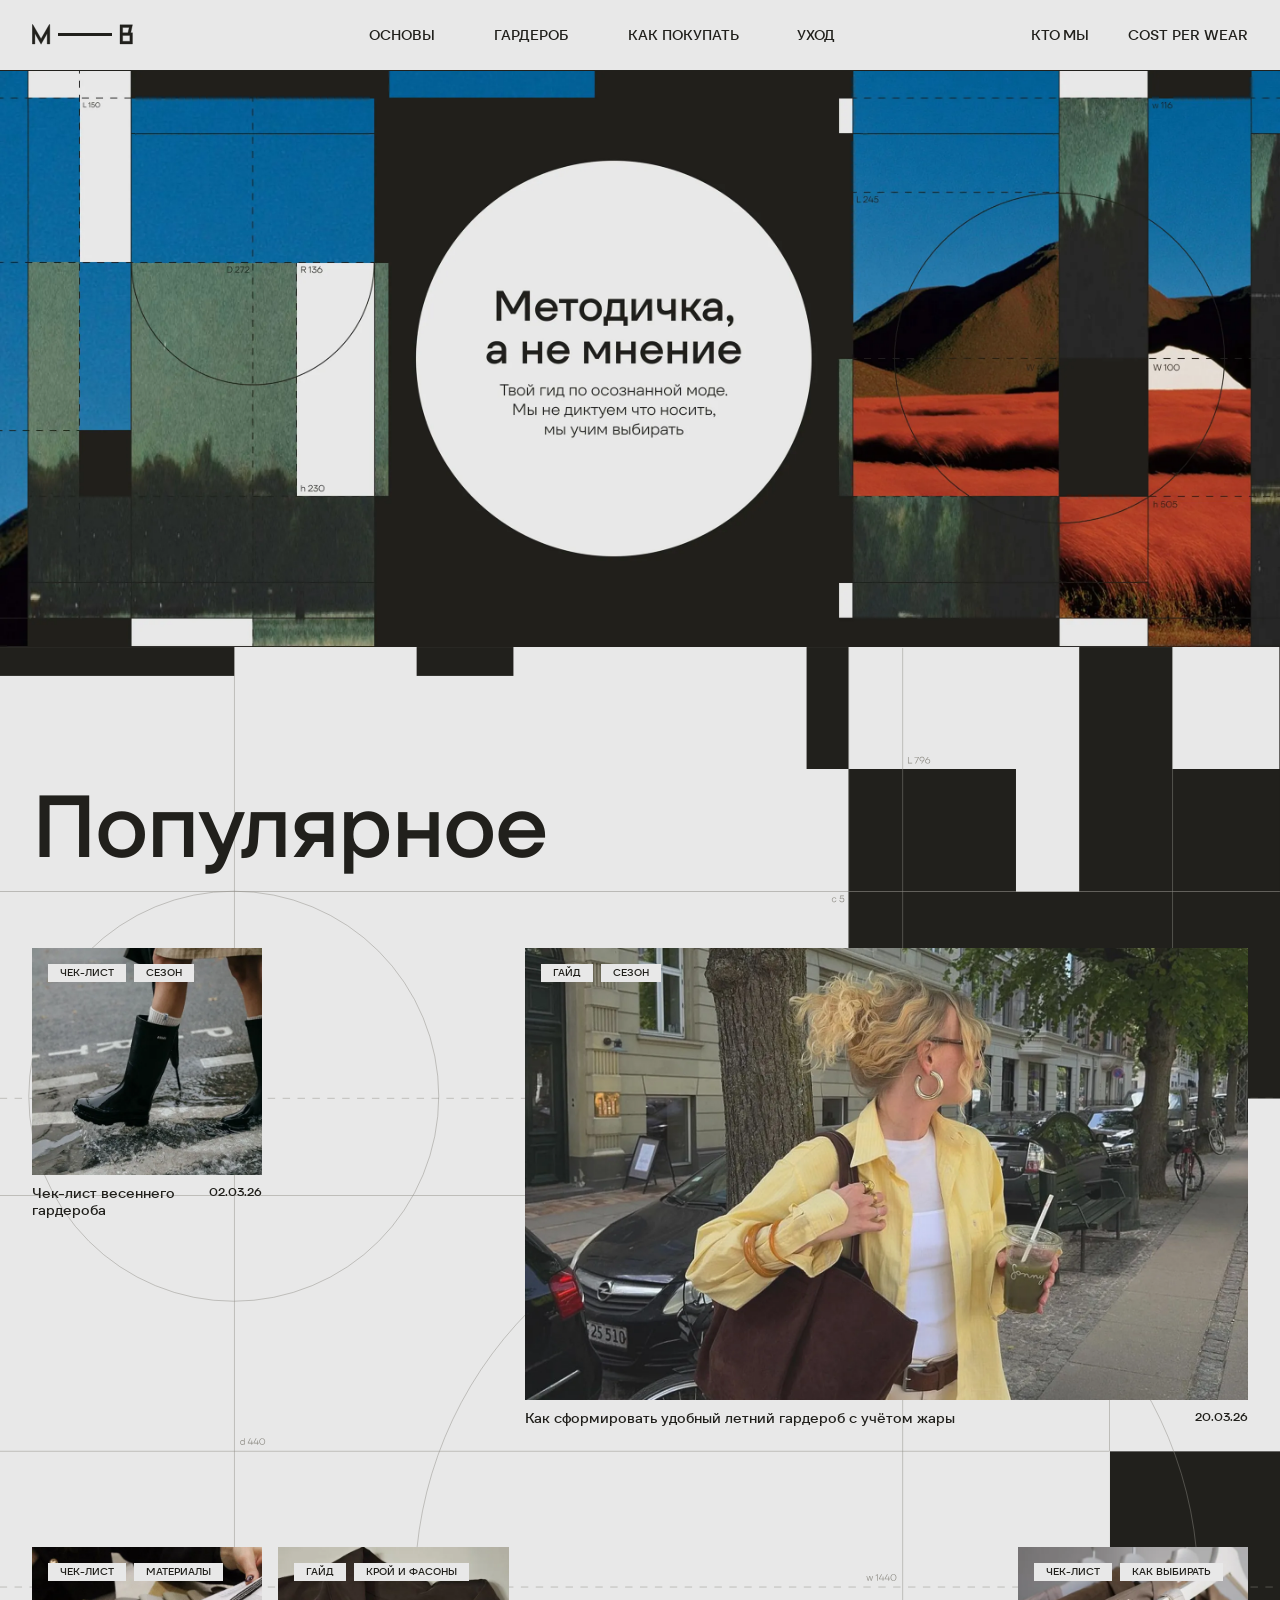
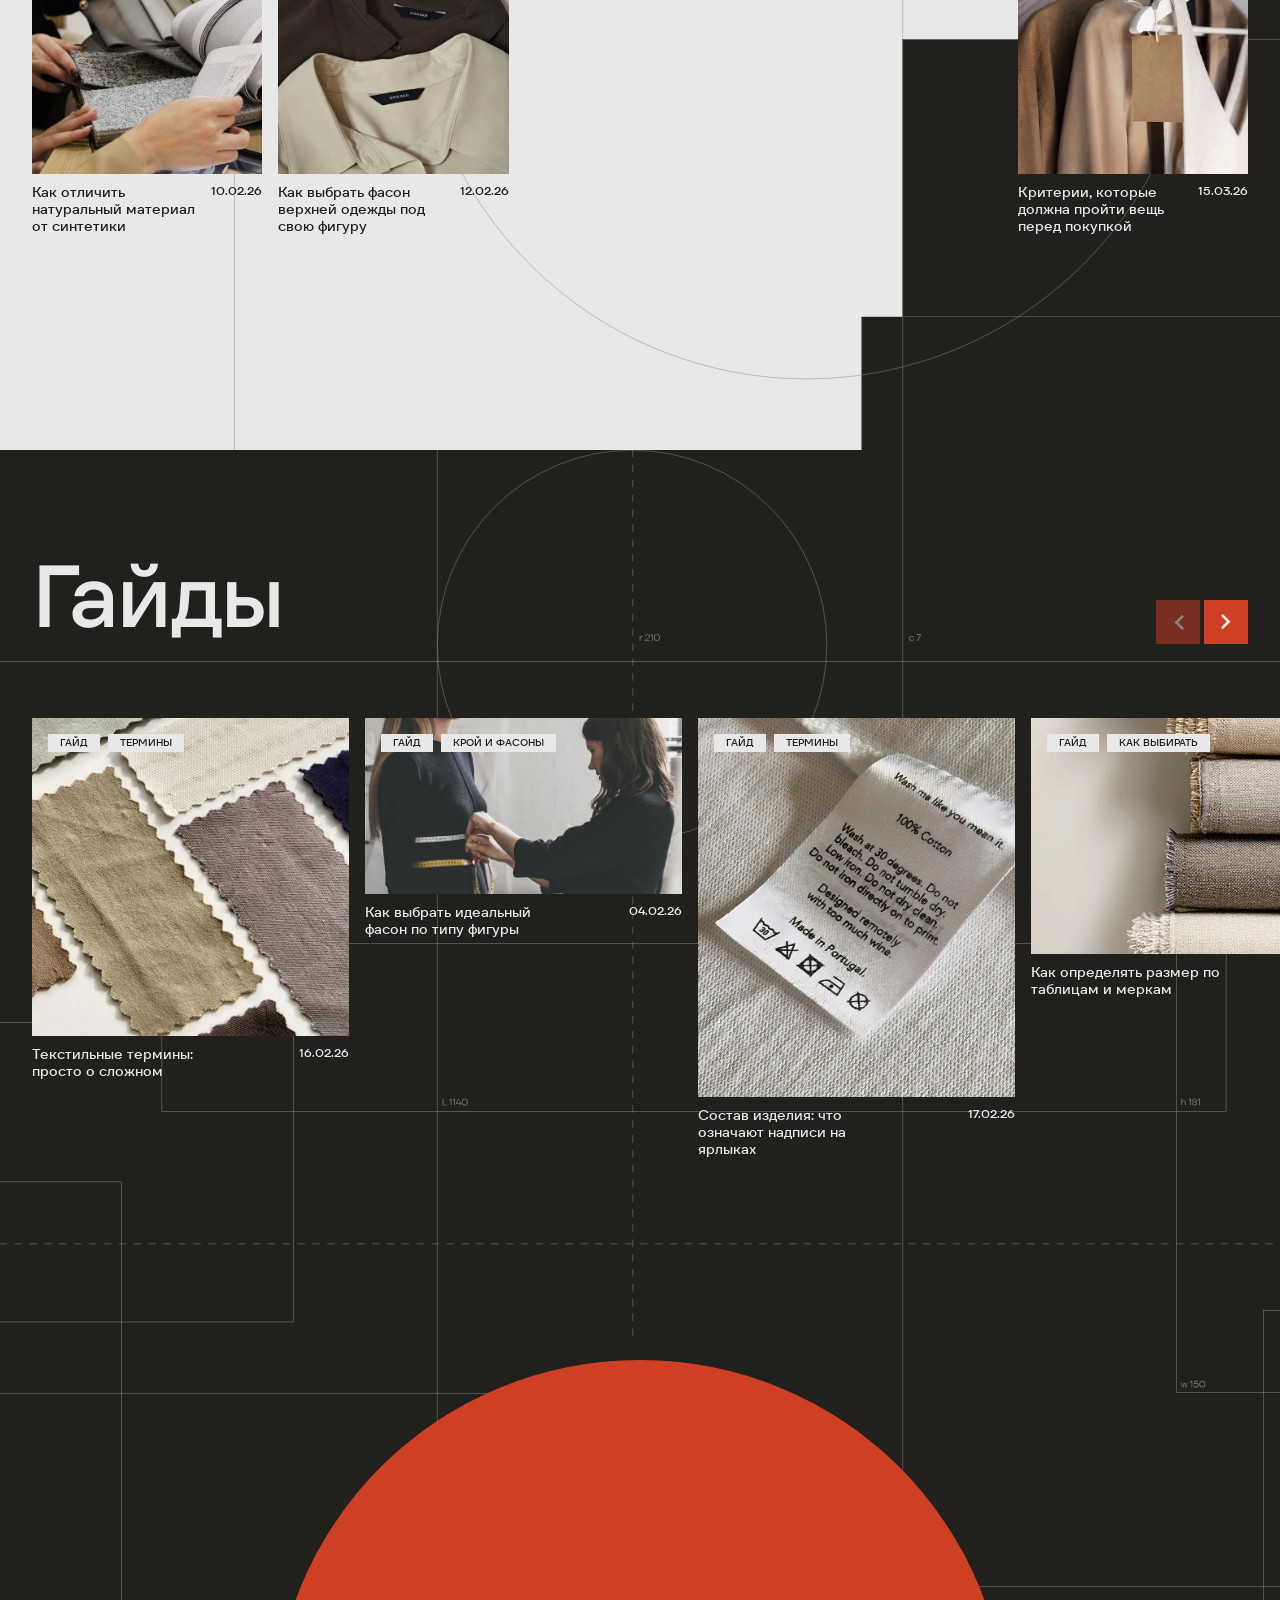
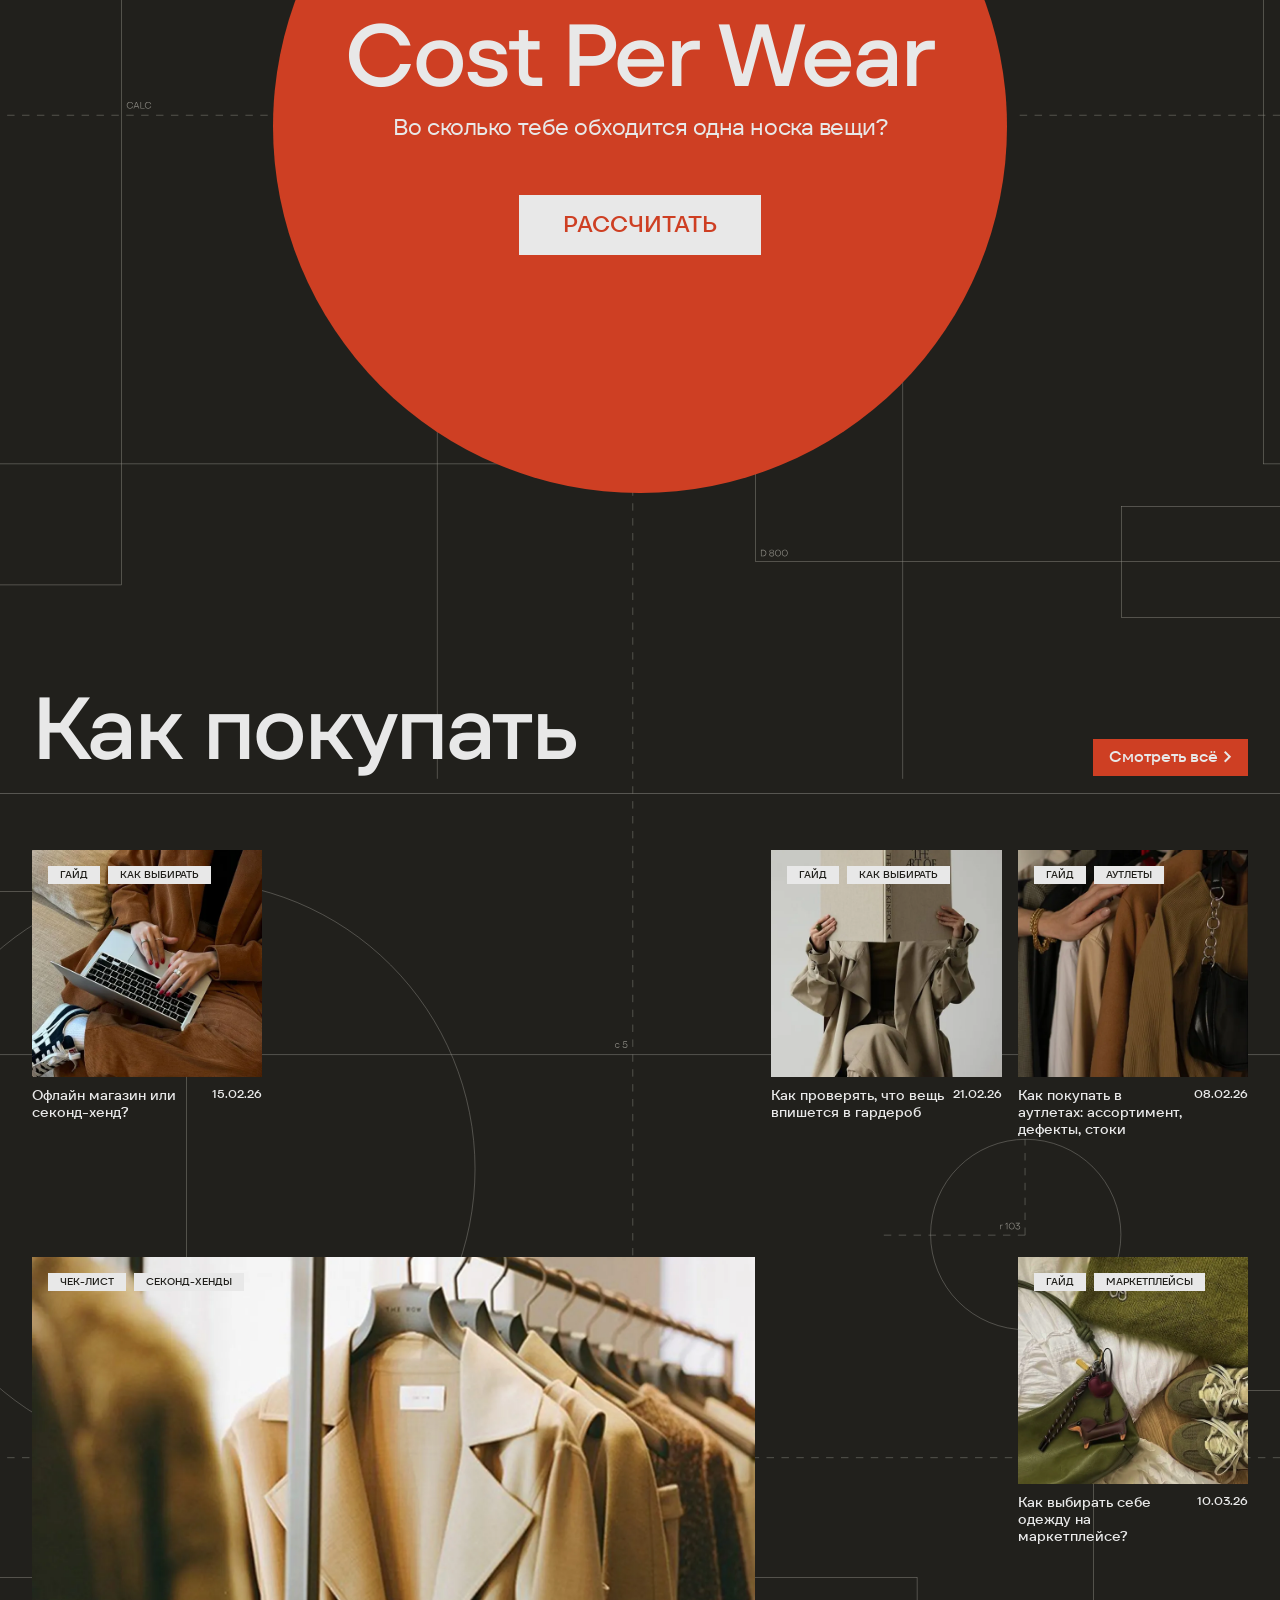
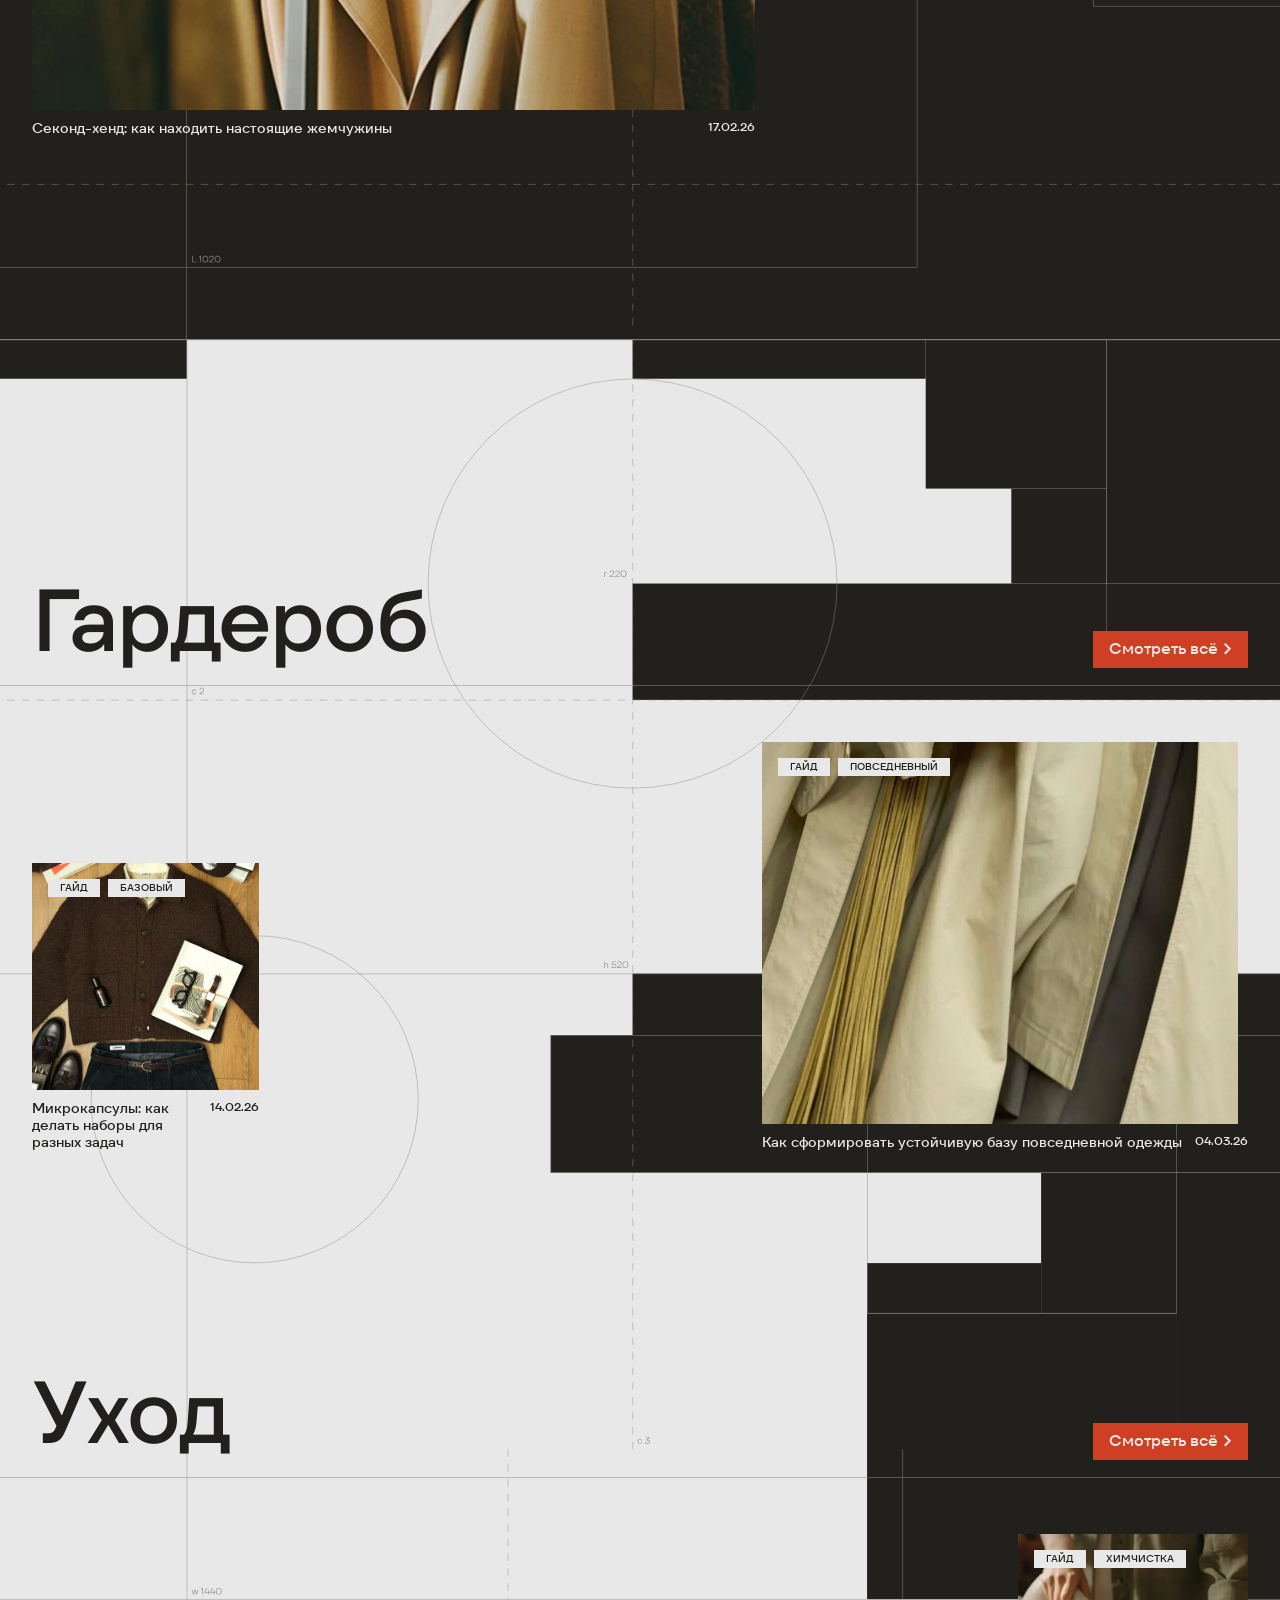
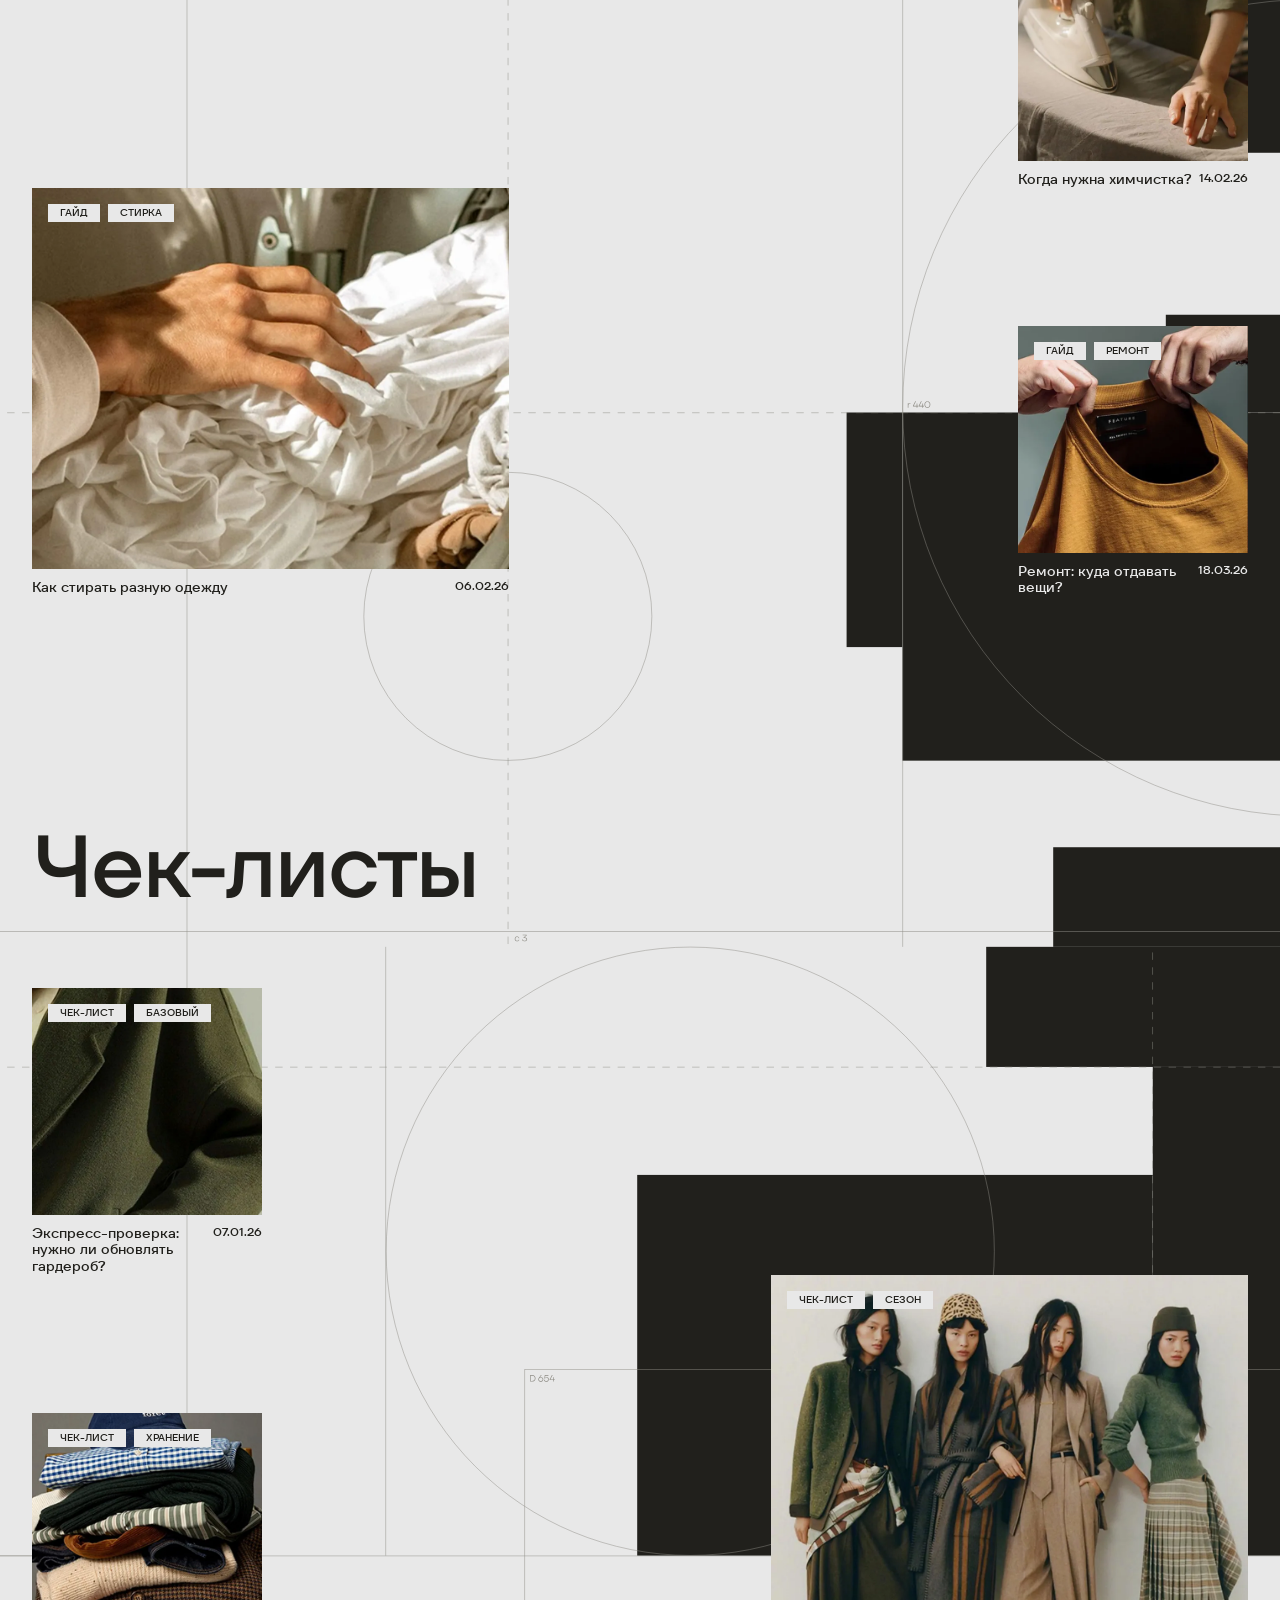
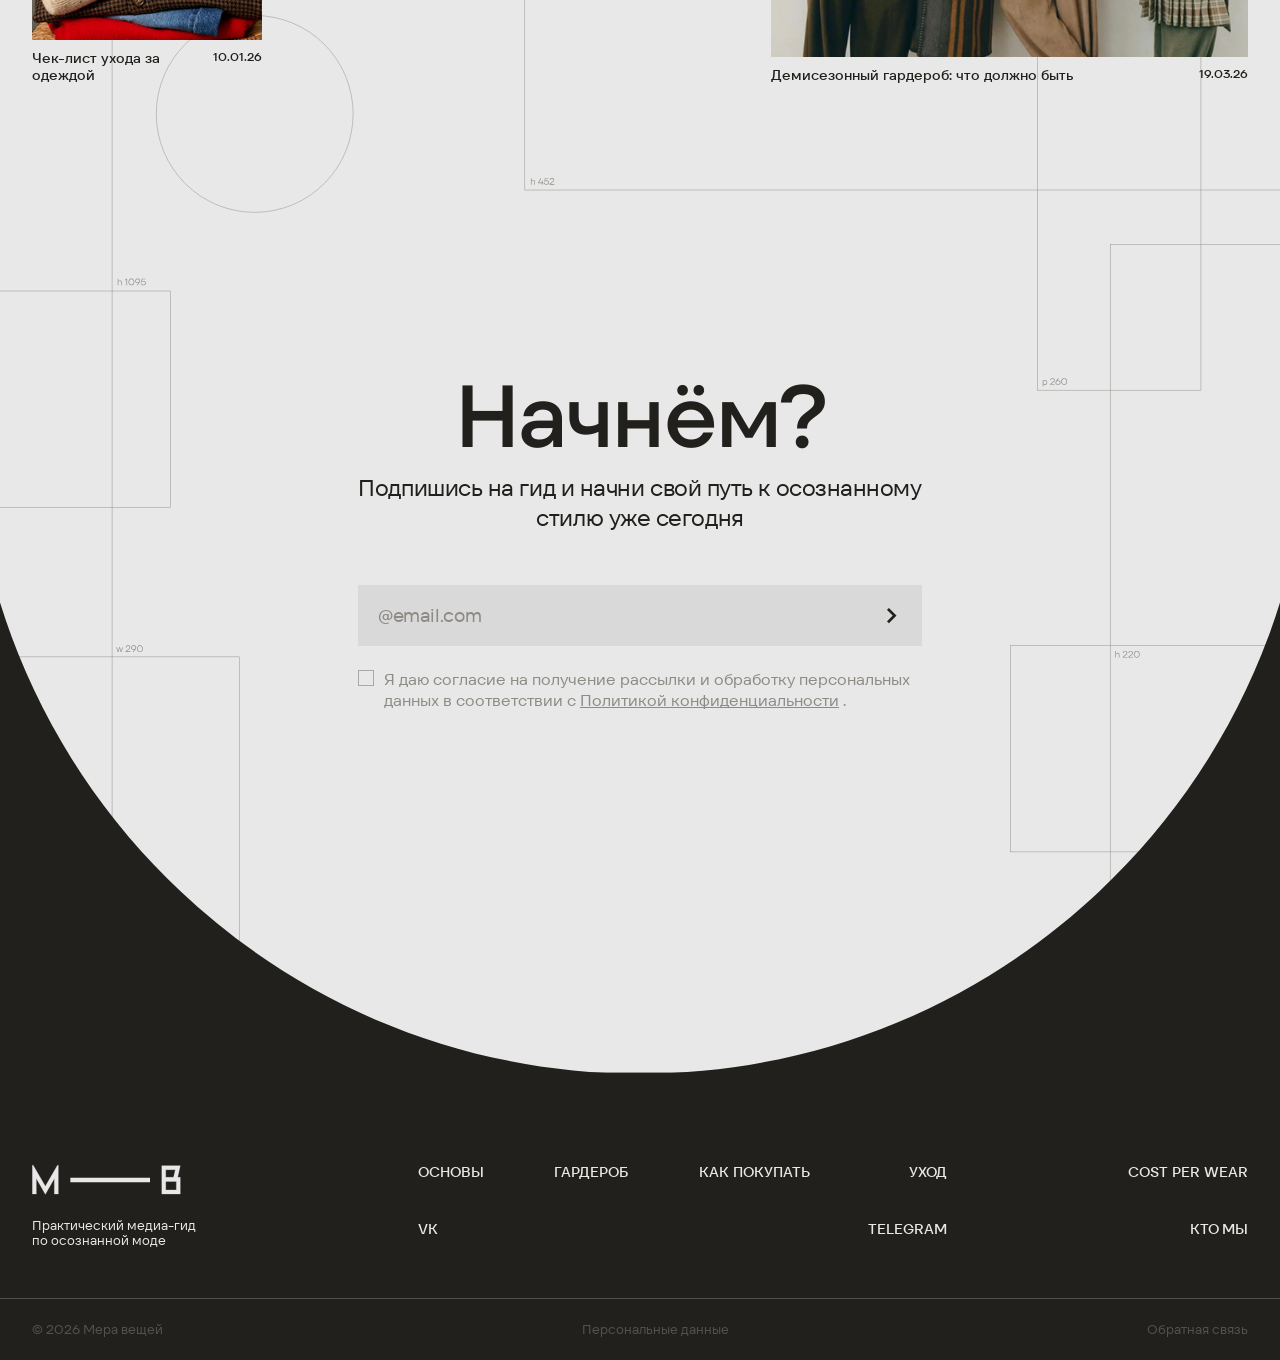
<file: index.html>
﻿<!doctype html>
<html lang="ru">
	<head>
		<meta charset="UTF-8">
		<meta name="viewport" content="width=device-width, initial-scale=1.0">
		<link rel="preload" href="./assets/fonts/TT_Firs_Text_Educational-Regular.woff2" as="font" type="font/woff2" defer>
		<link rel="preload" href="./assets/fonts/TT_Firs_Text_Educational-Normal.woff2" as="font" type="font/woff2" defer>
		<link rel="preload" href="./assets/fonts/TT_Firs_Text_Educational-Medium.woff2" as="font" type="font/woff2" defer>
		<link rel="preload" href="./assets/fonts/TT_Firs_Text_Educational-Light.woff2" as="font" type="font/woff2" defer>
		<link rel="shortcut icon" href="./assets/img/favicon.ico">
		<meta name="keywords" content="Ключевые слова">
		<meta name="description" content="Описание">
		<title>Мера вещей</title>
		<script defer src="./assets/js/app.min.js?v=1781015024755"></script>
		<link rel="stylesheet" defer href="./assets/css/app.min.css?v=1781015024755">
	</head>
	<body>
		<div class="wrapper">
			<header data-fls-lp="" data-fls-header="" class="header">
				<div class="header__container">
					<div class="header__row">
						<div data-fls-logo-big="" data-fls-logo-delay="600" data-fls-logo-duration="1200" data-fls-logo-show-delay="-550" data-fls-logo-show-duration="700" class="animate">
							<div class="logo-inner">
								<img class="logo-big" src="./assets/img/logo_3.svg" alt="Image">
							</div>
						</div>
						<div data-fls-logo-small="" class="logo logo--header">
							<img src="./assets/img/logo.svg" alt="Логотип">
						</div>
						<div class="header__menu menu">
							<button type="button" title="Меню" data-fls-menu="" class="menu__icon icon-menu">
								<span></span>
								<div></div>
							</button>
							<nav class="menu__body">
								<ul class="menu__list">
									<li class="menu__item">
										<a href="basics.html" class="menu__link">Основы</a>
									</li>
									<li class="menu__item">
										<a href="wardrobe.html" class="menu__link">Гардероб</a>
									</li>
									<li class="menu__item">
										<a href="buy.html" class="menu__link">Как покупать</a>
									</li>
									<li class="menu__item">
										<a href="care.html" class="menu__link">Уход</a>
									</li>
								</ul>
								<ul class="menu__list menu__list--gap">
									<li class="menu__item">
										<a href="about.html" class="menu__link">Кто мы</a>
									</li>
									<li class="menu__item">
										<button data-fls-popup-link="calc" type="button" class="menu__link">Cost Per Wear</button>
									</li>
								</ul>
							</nav>
						</div>
					</div>
				</div>
			</header>
			<main data-fls-index="" class="page">
				<div class="home">
					<div class="home__container">
						<div class="home__body">
							<img class="home__image home__image--pc" width="1440" height="649" loading="lazy" alt="Image" src="./assets/img/home_image_1.webp">
							<img class="home__image home__image--mobile" width="1440" height="649" loading="lazy" alt="Image" src="./assets/img/home_image_2.webp">
						</div>
					</div>
				</div>
				<div class="page__fon">
					<img class="fon" src="./assets/img/fon-home.svg" alt="Fon">
					<div class="page__container">
						<section class="page__cards page__cards--top cards">
							<div class="content-block">
								<h1 class="cards__title title">Популярное</h1>
							</div>
							<div data-fls-grid="" data-fls-grid-cols="5" data-fls-grid-cycle-gap="1" data-fls-grid-cycle-space="0px" data-fls-grid-pattern="1,1,1,1;3,1,3,1;1,2,1,1;2,2,1,1;5,2,1,1" class="cards__grid-cards grid-cards grid-cards--gap">
								<a href="#" class="card card--small">
									<div class="card__picture">
										<div class="card__tags tags">
											<div class="tags__tag">чек-лист</div>
											<div class="tags__tag">сезон</div>
										</div>
										<img class="card__image" loading="lazy" alt="Image" src="./assets/img/card_image_1.webp">
									</div>
									<div class="card__content">
										<div class="card__name">Чек-лист весеннего гардероба</div>
										<div class="card__date">02.03.26</div>
									</div>
								</a>
								<a href="#" class="card card--big">
									<div class="card__picture">
										<div class="card__tags tags">
											<div class="tags__tag">гайд</div>
											<div class="tags__tag">сезон</div>
										</div>
										<img class="card__image card__image--pc" loading="lazy" alt="Image" src="./assets/img/card_image_2.webp">
										<img class="card__image card__image--mobile" loading="lazy" alt="Image" src="./assets/img/card_image_2-mobile.webp">
									</div>
									<div class="card__content">
										<div class="card__name">Как сформировать удобный летний гардероб с учётом жары</div>
										<div class="card__date">20.03.26</div>
									</div>
								</a>
								<a href="checklist.html" class="card">
									<div class="card__picture">
										<div class="card__tags tags">
											<div class="tags__tag">чек-лист</div>
											<div class="tags__tag">материалы</div>
										</div>
										<img class="card__image" loading="lazy" alt="Image" src="./assets/img/card_image_3.webp">
									</div>
									<div class="card__content">
										<div class="card__name">Как отличить натуральный материал от синтетики</div>
										<div class="card__date">10.02.26</div>
									</div>
								</a>
								<a href="#" class="card card--small">
									<div class="card__picture">
										<div class="card__tags tags">
											<div class="tags__tag">гайд</div>
											<div class="tags__tag">крой и фасоны</div>
										</div>
										<img class="card__image" loading="lazy" alt="Image" src="./assets/img/card_image_4.webp">
									</div>
									<div class="card__content">
										<div class="card__name">Как выбрать фасон верхней одежды под свою фигуру</div>
										<div class="card__date">12.02.26</div>
									</div>
								</a>
								<a href="checkups.html" class="card">
									<div class="card__picture">
										<div class="card__tags tags">
											<div class="tags__tag">чек-лист</div>
											<div class="tags__tag">как выбирать</div>
										</div>
										<img class="card__image" loading="lazy" alt="Image" src="./assets/img/card_image_5.webp">
									</div>
									<div class="card__content card__content--white">
										<div class="card__name">Критерии, которые должна пройти вещь перед покупкой</div>
										<div class="card__date">15.03.26</div>
									</div>
								</a>
							</div>
						</section>
					</div>
					<div class="page__black">
						<div class="page__container page__container--overfloy">
							<section class="page__guides page__guides--bottom guides">
								<div class="content-block">
									<h2 class="content-block__title title">Гайды</h2>
									<div class="block">
										<div class="navigation">
											<div class="navigation__prev navigation-prev --icon-arrow"></div>
											<div class="navigation__next navigation-next --icon-arrow"></div>
										</div>
									</div>
								</div>
								<div data-fls-slider="" class="guides__slider swiper">
									<div class="guides__wrapper swiper-wrapper">
										<a href="#" class="guides__slide swiper-slide">
											<div class="card-slide">
												<div class="card-slide__picture">
													<div class="card-slide__tags tags">
														<div class="tags__tag">Гайд</div>
														<div class="tags__tag">термины</div>
													</div>
													<img class="card-slide__image" width="390" height="392" loading="lazy" alt="Image" src="./assets/img/card-slide_image_1.webp">
												</div>
												<div class="card-slide__content">
													<div class="card-slide__name">Текстильные термины: просто о сложном</div>
													<div class="card-slide__date">16.02.26</div>
												</div>
											</div>
										</a>
										<a href="#" class="guides__slide swiper-slide">
											<div class="card-slide">
												<div class="card-slide__picture">
													<div class="card-slide__tags tags">
														<div class="tags__tag">Гайд</div>
														<div class="tags__tag">Крой и фасоны</div>
													</div>
													<img class="card-slide__image" width="332" height="185" loading="lazy" alt="Image" src="./assets/img/card-slide_image_2.webp">
												</div>
												<div class="card-slide__content">
													<div class="card-slide__name">Как выбрать идеальный фасон по типу фигуры</div>
													<div class="card-slide__date">04.02.26</div>
												</div>
											</div>
										</a>
										<a href="articles.html" class="guides__slide swiper-slide">
											<div class="card-slide">
												<div class="card-slide__picture">
													<div class="card-slide__tags tags">
														<div class="tags__tag">Гайд</div>
														<div class="tags__tag">термины</div>
													</div>
													<img class="card-slide__image" width="390" height="467" loading="lazy" alt="Image" src="./assets/img/card-slide_image_3.webp">
												</div>
												<div class="card-slide__content">
													<div class="card-slide__name">Состав изделия: что означают надписи на ярлыках</div>
													<div class="card-slide__date">17.02.26</div>
												</div>
											</div>
										</a>
										<a href="#" class="guides__slide swiper-slide">
											<div class="card-slide">
												<div class="card-slide__picture">
													<div class="card-slide__tags tags">
														<div class="tags__tag">Гайд</div>
														<div class="tags__tag">как выбирать</div>
													</div>
													<img class="card-slide__image" width="332" height="185" loading="lazy" alt="Image" src="./assets/img/card-slide_image_4.webp">
												</div>
												<div class="card-slide__content">
													<div class="card-slide__name">Как определять размер по таблицам и меркам</div>
													<div class="card-slide__date">17.02.26</div>
												</div>
											</div>
										</a>
										<a href="#" class="guides__slide swiper-slide">
											<div class="card-slide">
												<div class="card-slide__picture">
													<div class="card-slide__tags tags">
														<div class="tags__tag">Гайд</div>
														<div class="tags__tag">термины</div>
													</div>
													<img class="card-slide__image" width="390" height="392" loading="lazy" alt="Image" src="./assets/img/card-slide_image_1.webp">
												</div>
												<div class="card-slide__content">
													<div class="card-slide__name">Текстильные термины: просто о сложном</div>
													<div class="card-slide__date">16.02.26</div>
												</div>
											</div>
										</a>
										<a href="#" class="guides__slide swiper-slide">
											<div class="card-slide">
												<div class="card-slide__picture">
													<div class="card-slide__tags tags">
														<div class="tags__tag">Гайд</div>
														<div class="tags__tag">Крой и фасоны</div>
													</div>
													<img class="card-slide__image" width="332" height="185" loading="lazy" alt="Image" src="./assets/img/card-slide_image_2.webp">
												</div>
												<div class="card-slide__content">
													<div class="card-slide__name">Как выбрать идеальный фасон по типу фигуры</div>
													<div class="card-slide__date">04.02.26</div>
												</div>
											</div>
										</a>
										<a href="#" class="guides__slide swiper-slide">
											<div class="card-slide">
												<div class="card-slide__picture">
													<div class="card-slide__tags tags">
														<div class="tags__tag">Гайд</div>
														<div class="tags__tag">термины</div>
													</div>
													<img class="card-slide__image" width="390" height="467" loading="lazy" alt="Image" src="./assets/img/card-slide_image_3.webp">
												</div>
												<div class="card-slide__content">
													<div class="card-slide__name">Состав изделия: что означают надписи на ярлыках</div>
													<div class="card-slide__date">17.02.26</div>
												</div>
											</div>
										</a>
										<a href="#" class="guides__slide swiper-slide">
											<div class="card-slide">
												<div class="card-slide__picture">
													<div class="card-slide__tags tags">
														<div class="tags__tag">Гайд</div>
														<div class="tags__tag">как выбирать</div>
													</div>
													<img class="card-slide__image" width="332" height="185" loading="lazy" alt="Image" src="./assets/img/card-slide_image_4.webp">
												</div>
												<div class="card-slide__content">
													<div class="card-slide__name">Как определять размер по таблицам и меркам</div>
													<div class="card-slide__date">17.02.26</div>
												</div>
											</div>
										</a>
									</div>
								</div>
							</section>
						</div>
						<div class="page__container">
							<section class="page__calc calc">
								<div class="calc__box">
									<h2 class="calc__title">Cost Per Wear</h2>
									<div class="calc__description">Во сколько тебе обходится одна носка вещи?</div>
									<a href="#" data-fls-popup-link="calc" data-fls-button="" class="button button--padding button--uppercase button--white button--center">Рассчитать</a>
								</div>
							</section>
							<section class="page__cards page__cards--bottom cards">
								<div class="content-block">
									<h2 class="content-block__title title">Как покупать</h2>
									<div class="block block--pc">
										<a href="buy.html" data-fls-button="" class="button button--orange button--center --icon-arrow">Смотреть всё</a>
									</div>
								</div>
								<div data-fls-grid="" data-fls-grid-cols="5" data-fls-grid-cycle-gap="1" data-fls-grid-cycle-space="0px" data-fls-grid-pattern="1,1,1,1;4,1,1,1;5,1,1,1;1,2,3,3;5,2,1,1" class="cards__grid-cards grid-cards grid-cards--gap">
									<a href="#" class="card">
										<div class="card__picture">
											<div class="card__tags tags">
												<div class="tags__tag">гайд</div>
												<div class="tags__tag">как выбирать</div>
											</div>
											<img class="card__image" loading="lazy" alt="Image" src="./assets/img/card_image_6.webp">
										</div>
										<div class="card__content">
											<div class="card__name">Офлайн магазин или секонд-хенд?</div>
											<div class="card__date">15.02.26</div>
										</div>
									</a>
									<a href="#" class="card card--small">
										<div class="card__picture">
											<div class="card__tags tags">
												<div class="tags__tag">гайд</div>
												<div class="tags__tag">как выбирать</div>
											</div>
											<img class="card__image" loading="lazy" alt="Image" src="./assets/img/card_image_7.webp">
										</div>
										<div class="card__content">
											<div class="card__name">Как проверять, что вещь впишется в гардероб</div>
											<div class="card__date">21.02.26</div>
										</div>
									</a>
									<a href="#" class="card">
										<div class="card__picture">
											<div class="card__tags tags">
												<div class="tags__tag">гайд</div>
												<div class="tags__tag">аутлеты</div>
											</div>
											<img class="card__image" loading="lazy" alt="Image" src="./assets/img/card_image_8.webp">
										</div>
										<div class="card__content">
											<div class="card__name">Как покупать в аутлетах: ассортимент, дефекты, стоки</div>
											<div class="card__date">08.02.26</div>
										</div>
									</a>
									<a href="#" class="card card--big">
										<div class="card__picture">
											<div class="card__tags tags">
												<div class="tags__tag">чек-лист</div>
												<div class="tags__tag">секонд-хенды</div>
											</div>
											<img class="card__image" loading="lazy" alt="Image" src="./assets/img/card_image_9.webp">
										</div>
										<div class="card__content">
											<div class="card__name">Секонд-хенд: как находить настоящие жемчужины</div>
											<div class="card__date">17.02.26</div>
										</div>
									</a>
									<a href="#" class="card card--small">
										<div class="card__picture">
											<div class="card__tags tags">
												<div class="tags__tag">гайд</div>
												<div class="tags__tag">маркетплейсы</div>
											</div>
											<img class="card__image" loading="lazy" alt="Image" src="./assets/img/card_image_10.webp">
										</div>
										<div class="card__content">
											<div class="card__name">Как выбирать себе одежду на маркетплейсе?</div>
											<div class="card__date">10.03.26</div>
										</div>
									</a>
								</div>
								<div class="block block--mobile">
									<a href="buy.html" data-fls-button="" class="button button--orange button--center --icon-arrow">Смотреть всё</a>
								</div>
							</section>
						</div>
					</div>
					<div class="page__container">
						<section class="page__cards page__cards--top cards">
							<div class="content-block">
								<h2 class="content-block__title title">Гардероб</h2>
								<div class="block block--pc">
									<a href="wardrobe.html" data-fls-button="" class="button button--orange button--center --icon-arrow">Смотреть всё</a>
								</div>
							</div>
							<div data-fls-grid="" data-fls-grid-cols="5" data-fls-grid-cycle-gap="1" data-fls-grid-cycle-space="80px" data-fls-grid-pattern="1,2,1,1;4,1,3,2" class="cards__grid-cards grid-cards">
								<a href="#" class="card card--small">
									<div class="card__picture">
										<div class="card__tags tags">
											<div class="tags__tag">гайд</div>
											<div class="tags__tag">базовый</div>
										</div>
										<img class="card__image" loading="lazy" alt="Image" src="./assets/img/card_image_11.webp">
									</div>
									<div class="card__content">
										<div class="card__name">Микрокапсулы: как делать наборы для разных задач</div>
										<div class="card__date">14.02.26</div>
									</div>
								</a>
								<a href="#" class="card card--big2">
									<div class="card__picture">
										<div class="card__tags tags">
											<div class="tags__tag">гайд</div>
											<div class="tags__tag">повседневный</div>
										</div>
										<img class="card__image" loading="lazy" alt="Image" src="./assets/img/card_image_12.webp">
									</div>
									<div class="card__content card__content--white">
										<div class="card__name">Как сформировать устойчивую базу повседневной одежды</div>
										<div class="card__date">04.03.26</div>
									</div>
								</a>
							</div>
							<div class="block block--mobile">
								<a href="wardrobe.html" data-fls-button="" class="button button--orange button--center --icon-arrow">Смотреть всё</a>
							</div>
						</section>
						<section class="page__cards page__cards--bottom2 cards">
							<div class="content-block">
								<h2 class="content-block__title title">Уход</h2>
								<div class="block block--pc">
									<a href="care.html" data-fls-button="" class="button button--orange button--center --icon-arrow">Смотреть всё</a>
								</div>
							</div>
							<div data-fls-grid="" data-fls-grid-cols="5" data-fls-grid-cycle-gap="1" data-fls-grid-cycle-space="80px" data-fls-grid-pattern="5,1,1,1;1,2,2,2;5,3,1,1" class="cards__grid-cards grid-cards">
								<a href="#" class="card card--small">
									<div class="card__picture">
										<div class="card__tags tags">
											<div class="tags__tag">гайд</div>
											<div class="tags__tag">химчистка</div>
										</div>
										<img class="card__image" loading="lazy" alt="Image" src="./assets/img/card_image_13.webp">
									</div>
									<div class="card__content">
										<div class="card__name">Когда нужна химчистка?</div>
										<div class="card__date">14.02.26</div>
									</div>
								</a>
								<a href="#" class="card card--big2">
									<div class="card__picture">
										<div class="card__tags tags">
											<div class="tags__tag">гайд</div>
											<div class="tags__tag">стирка</div>
										</div>
										<img class="card__image" loading="lazy" alt="Image" src="./assets/img/card_image_14.webp">
									</div>
									<div class="card__content">
										<div class="card__name">Как стирать разную одежду</div>
										<div class="card__date">06.02.26</div>
									</div>
								</a>
								<a href="#" class="card card--small">
									<div class="card__picture">
										<div class="card__tags tags">
											<div class="tags__tag">гайд</div>
											<div class="tags__tag">ремонт</div>
										</div>
										<img class="card__image" loading="lazy" alt="Image" src="./assets/img/card_image_15.webp">
									</div>
									<div class="card__content card__content--white">
										<div class="card__name">Ремонт: куда отдавать вещи?</div>
										<div class="card__date">18.03.26</div>
									</div>
								</a>
							</div>
							<div class="block block--mobile">
								<a href="care.html" data-fls-button="" class="button button--orange button--center --icon-arrow">Смотреть всё</a>
							</div>
						</section>
						<section class="page__cards page__cards--bottom3 cards">
							<div class="content-block">
								<h2 class="content-block__title title">Чек-листы</h2>
							</div>
							<div data-fls-grid="" data-fls-grid-cols="5" data-fls-grid-cycle-gap="1" data-fls-grid-cycle-space="80px" data-fls-grid-pattern="1,1,1,1;4,2,2,2;1,3,1,1" class="cards__grid-cards grid-cards">
								<a href="#" class="card card--small">
									<div class="card__picture">
										<div class="card__tags tags">
											<div class="tags__tag">чек-лист</div>
											<div class="tags__tag">базовый</div>
										</div>
										<img class="card__image" loading="lazy" alt="Image" src="./assets/img/card_image_16.webp">
									</div>
									<div class="card__content">
										<div class="card__name">Экспресс-проверка: нужно ли обновлять гардероб?</div>
										<div class="card__date">07.01.26</div>
									</div>
								</a>
								<a href="#" class="card card--big2">
									<div class="card__picture">
										<div class="card__tags tags">
											<div class="tags__tag">чек-лист</div>
											<div class="tags__tag">сезон</div>
										</div>
										<img class="card__image" loading="lazy" alt="Image" src="./assets/img/card_image_18.webp">
									</div>
									<div class="card__content">
										<div class="card__name">Демисезонный гардероб: что должно быть</div>
										<div class="card__date">19.03.26</div>
									</div>
								</a>
								<a href="#" class="card card--small">
									<div class="card__picture">
										<div class="card__tags tags">
											<div class="tags__tag">чек-лист</div>
											<div class="tags__tag">хранение</div>
										</div>
										<img class="card__image" loading="lazy" alt="Image" src="./assets/img/card_image_17.webp">
									</div>
									<div class="card__content">
										<div class="card__name">Чек-лист ухода за одеждой</div>
										<div class="card__date">10.01.26</div>
									</div>
								</a>
							</div>
						</section>
						<section class="page__block-from block-from">
							<div class="block-from__container">
								<div class="block-from__wrapper">
									<h2 class="block-from__title">Начнём?</h2>
									<div class="block-from__description">Подпишись на гид и начни свой путь к&nbsp;осознанному стилю уже сегодня</div>
									<form data-fls-form="ajax" action="#" method="POST" class="form">
										<div class="form__box">
											<div class="form__line">
												<input data-fls-form-validatenow="" data-fls-input="" class="input" id="email" required type="email" name="Почта" placeholder="@email.com" data-fls-form-errtext="Обязательное поле" autocomplete="off">
												<button type="submit" class="form__button --icon-arrow"></button>
											</div>
											<div class="form__line">
												<label data-fls-checkbox="" class="checkbox">
													<input required class="checkbox__input" type="checkbox" value="Yes" name="Согласен с условиями">
													<span class="checkbox__box">
														<svg class="checkbox__icon" viewbox="0 0 16 16" fill="none">
															<path d="M3 8L6.5 11.5L13 5" stroke-linecap="round" stroke-linejoin="round"></path>
														</svg>
														<span class="checkbox__text">
															Я даю согласие на получение рассылки и обработку персональных данных в соответствии с
															<a href="#" class="checkbox__link">Политикой конфиденциальности</a>
															.
														</span>
													</span>
												</label>
											</div>
										</div>
									</form>
								</div>
							</div>
						</section>
					</div>
				</div>
			</main>
			<footer data-fls-footer="" class="footer">
				<div class="footer__container">
					<div class="footer__row">
						<div class="footer__box">
							<div class="footer__content">
								<a href="index.html" class="footer__logo logo logo--size">
									<img src="./assets/img/logo_2.svg" loading="lazy" alt="Логотип" title="Логотип">
								</a>
								<div class="footer__name">Практический медиа-гид по осознанной моде</div>
							</div>
							<ul class="footer__mobile"></ul>
						</div>
						<div class="footer__menu menu-footer">
							<nav class="menu-footer__body">
								<ul class="menu-footer__list menu-footer__list--center">
									<li class="menu-footer__item menu-footer__item--left">
										<a href="basics.html" class="menu-footer__link">Основы</a>
									</li>
									<li class="menu-footer__item menu-footer__item--right">
										<a href="wardrobe.html" class="menu-footer__link">гардероб</a>
									</li>
									<li class="menu-footer__item">
										<a href="buy.html" class="menu-footer__link">Как покупать</a>
									</li>
									<li class="menu-footer__item menu-footer__item--left">
										<a href="care.html" class="menu-footer__link">уход</a>
									</li>
									<li data-fls-dynamic=".footer__mobile, 767.98" class="menu-footer__item">
										<a href="https://vk.com/mera_veshei" target="_blank" rel="nofollow" class="menu-footer__link">VK</a>
									</li>
									<li data-fls-dynamic=".footer__mobile, 767.98,0" class="menu-footer__item">
										<a href="https://t.me/mera_veshei" target="_blank" rel="nofollow" class="menu-footer__link">telegram</a>
									</li>
								</ul>
							</nav>
						</div>
						<ul class="menu-footer__list menu-footer__list--right">
							<li data-fls-dynamic=".menu-footer__list--center, 767.98" class="menu-footer__item">
								<a data-fls-popup-link="calc" data-fls-button="" class="menu-footer__link">cost per wear</a>
							</li>
							<li data-fls-dynamic=".menu-footer__list--center, 767.98" class="menu-footer__item menu-footer__item--right">
								<a href="about.html" class="menu-footer__link">кто мы</a>
							</li>
						</ul>
					</div>
					<div class="footer__elements">
						<div class="footer__copyright">
							©
							<span data-fls-copyright=""></span>
							Мера вещей
						</div>
						<a href="#" class="footer__link">Персональные данные</a>
						<a href="#" class="footer__link">Обратная связь</a>
					</div>
				</div>
			</footer>
		</div>
		<div data-fls-popup="calc" aria-hidden="true" class="popup">
			<div data-fls-popup-wrapper="" class="popup__wrapper">
				<div data-fls-popup-body="" class="popup__body">
					<form action="#" data-fls-popup-content="" class="popup__column">
						<div class="popup__box">
							<div class="popup__row">
								<div class="popup__title">
									Калькулятор
									<br>
									Cost Per Wear
									<div data-fls-tip="CPW — это понятие, которое позволяет оценить реальную стоимость каждой вещи. Дословно можно перевести как «Стоимость одной носки»." class="tippy --icon-tippy"></div>
								</div>
								<button data-fls-popup-close="" type="button" class="popup__close">
									<svg viewbox="0 0 23 23" fill="none" xmlns="http://www.w3.org/2000/svg">
										<path d="M1.73333 1.48883L21.5469 21.0288" stroke-linecap="round"></path>
										<path d="M21.2667 1.48883L1.45309 21.0288" stroke-linecap="round"></path>
									</svg>
								</button>
							</div>
							<div data-fls-tabs="" data-fls-tabs-animate="" class="tabs">
								<nav data-fls-tabs-titles="" class="tabs__navigation">
									<button type="button" class="tabs__title --tab-active">Базовый</button>
									<button type="button" class="tabs__title">Продвинутый</button>
								</nav>
								<div data-fls-tabs-body="" class="tabs__content">
									<div class="tabs__body">
										<div class="calc-block">
											<div class="calc-block__lines">
												<div class="calc-block__line">
													<div class="calc-block__label">Стоимость вещи (₽)</div>
													<input data-fls-input="" class="calc-block__input" type="text" name="Текст" placeholder="Введите число" autocomplete="off">
												</div>
											</div>
											<div class="calc-block__lines">
												<div class="calc-block__line">
													<div class="calc-block__label">Количество носок</div>
													<select name="form[]" data-fls-select="" data-fls-select-modif="bg">
														<option value="Почти каждый день" selected>Почти каждый день</option>
														<option value="Несколько раз в неделю">Несколько раз в неделю</option>
														<option value="Несколько раз в месяц">Несколько раз в месяц</option>
														<option value="Пару раз в год">Пару раз в год</option>
													</select>
												</div>
												<div class="calc-block__line">
													<div class="calc-block__label">
														Срок службы
														<div data-fls-tip="Как думаете, сколько лет прослужит вам эта вещь? Или сколько лет вы планируете её носить?" class="tippy --icon-tippy"></div>
													</div>
													<input data-fls-input="" class="calc-block__input" type="text" name="Текст" placeholder="Введите число (лет)" autocomplete="off">
												</div>
											</div>
										</div>
									</div>
									<div class="tabs__body">
										<div class="calc-block">
											<div class="calc-block__lines">
												<div class="calc-block__line">
													<div class="calc-block__label">Стоимость вещи (₽)</div>
													<input data-fls-input="" class="calc-block__input" type="text" name="Текст" placeholder="Введите число" autocomplete="off">
												</div>
												<div class="calc-block__line">
													<div class="calc-block__label">
														Доплаты при покупке
														<div data-fls-tip="Дополнительные траты при покупке вещи. Платили ли вы за доставку, подгонку, упаковку, что-то ещё?" class="tippy --icon-tippy"></div>
													</div>
													<input data-fls-input="" class="calc-block__input" type="text" name="Текст" placeholder="Введите число" autocomplete="off">
												</div>
											</div>
											<div class="calc-block__lines">
												<div class="calc-block__line">
													<div class="calc-block__label">Количество носок</div>
													<select name="form[]" data-fls-select="" data-fls-select-modif="bg">
														<option value="Почти каждый день" selected>Почти каждый день</option>
														<option value="Несколько раз в неделю">Несколько раз в неделю</option>
														<option value="Несколько раз в месяц">Несколько раз в месяц</option>
														<option value="Пару раз в год">Пару раз в год</option>
													</select>
												</div>
												<div class="calc-block__line">
													<div class="calc-block__label">
														Срок службы
														<div data-fls-tip="Как думаете, сколько лет прослужит вам эта вещь? Или сколько лет вы планируете её носить?" class="tippy --icon-tippy"></div>
													</div>
													<input data-fls-input="" class="calc-block__input" type="text" name="Текст" placeholder="Введите число (лет)" autocomplete="off">
												</div>
											</div>
											<div class="calc-block__lines">
												<div class="calc-block__line">
													<div class="calc-block__label">
														Стоимость одного ухода
														<div data-fls-tip="Во сколько вам обходится одна стирка/химчистка?" class="tippy --icon-tippy"></div>
													</div>
													<input data-fls-input="" class="calc-block__input" type="text" name="Текст" placeholder="Введите число (лет)" autocomplete="off">
												</div>
												<div class="calc-block__line">
													<div class="calc-block__label">
														Частота ухода
														<div data-fls-tip="Раз в какое время вам необходимо стирать вещь или относить её в химчистку?" class="tippy --icon-tippy"></div>
													</div>
													<input data-fls-input="" class="calc-block__input" type="text" name="Текст" placeholder="Введите число (лет)" autocomplete="off">
												</div>
											</div>
										</div>
									</div>
								</div>
							</div>
						</div>
						<div class="popup__modules">
							<div class="popup__module">
								<div class="popup__element">продвинутый cost per wear</div>
								<div class="popup__price">
									<span>1450₽</span>
									за носку
								</div>
							</div>
							<div class="popup__module">
								<div class="popup__element popup__element--red">рекомендация</div>
								<div class="popup__text">
									Хорошо обдумайте вашу покупку. Возможно стоит найти вещь подешевле или носить эту реже.
								</div>
							</div>
						</div>
					</form>
				</div>
			</div>
		</div>
		<!-- <ul id="fls-dev-panel">
			<li>
				<a href="wardrobe.html">wardrobe</a>
			</li>
			<li>
				<a href="index.html">index</a>
			</li>
			<li>
				<a href="checkups.html">checkups</a>
			</li>
			<li>
				<a href="checklist.html">checklist</a>
			</li>
			<li>
				<a href="care.html">care</a>
			</li>
			<li>
				<a href="buy.html">buy</a>
			</li>
			<li>
				<a href="basics.html">basics</a>
			</li>
			<li>
				<a href="articles.html">articles</a>
			</li>
			<li>
				<a href="about.html">about</a>
			</li>
		</ul>
		<style>
			#fls-dev-panel{
				position: fixed;
				left: 10px;
				padding: 15px 25px 15px 15px;
				border-radius: 0 10px 10px 0;
				top: 10%;
				color: #ffffff;
				background-color: rgba(51, 51, 51, 0.5);
				transform: translate(-100%, 0px);
				max-height: 80svh;
				overflow: auto;
				transition: all 300ms;
				z-index: 9999;
				font-family: Arial, "Helvetica Neue", Helvetica, sans-serif;
			}
			#fls-dev-panel::-webkit-scrollbar-thumb  {
				background-color: #535453;
			}
			#fls-dev-panel::-webkit-scrollbar {
				width: 4px;
			}
			#fls-dev-panel li{
				list-style:none;
			}
			#fls-dev-panel hr{
				border-bottom: 1px solid;
			}
			#fls-dev-panel:hover{
				left: 0px;
				transform: translate(0, 0);
			}
			#fls-dev-panel a{
				text-decoration: none;
				color: inherit;
				transition: border 0.3s ease;
				border-bottom: 1px solid transparent;
			}
			#fls-dev-panel a:hover {
				border-bottom: 1px solid #fff;
			}
			#fls-dev-panel li:not(:last-child) {
				margin-bottom: 10px;
			}
		</style> -->
	<script defer src="./assets/js/cpw.js"></script></body>
</html>
</file>
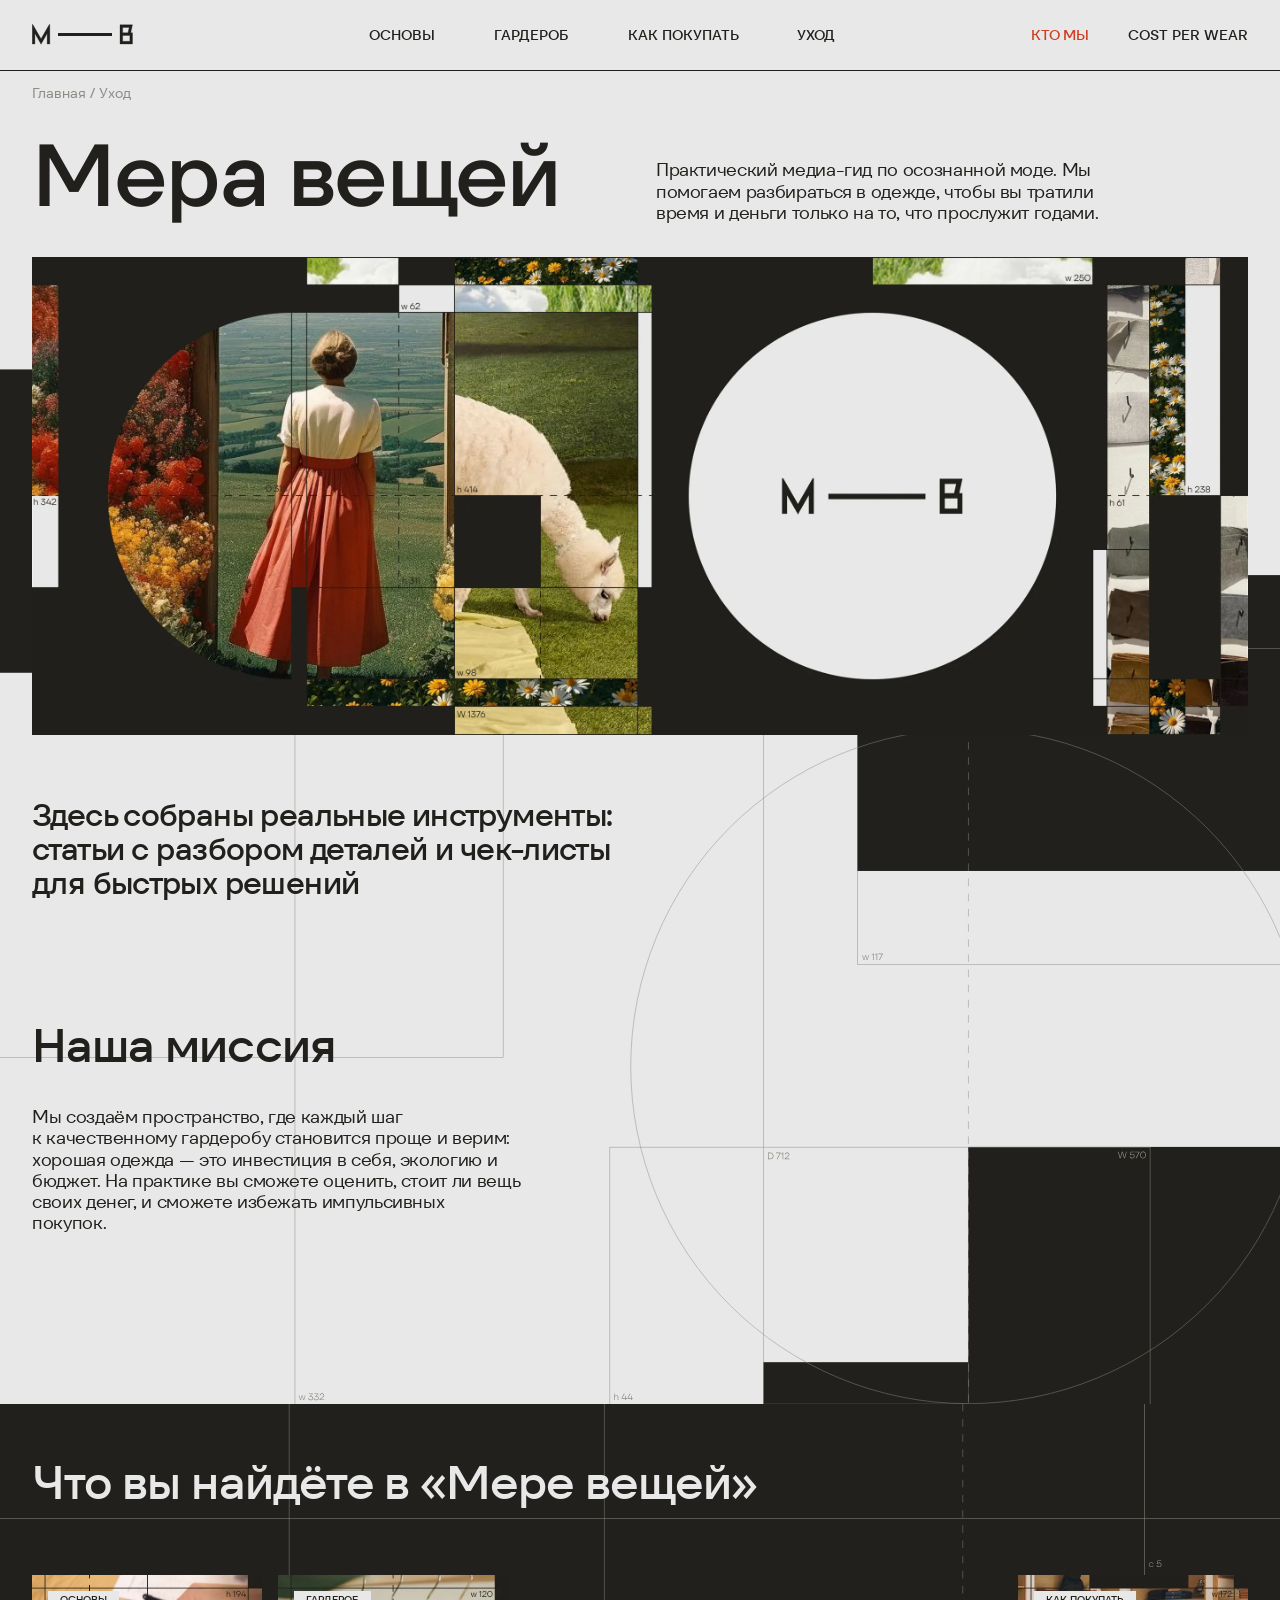
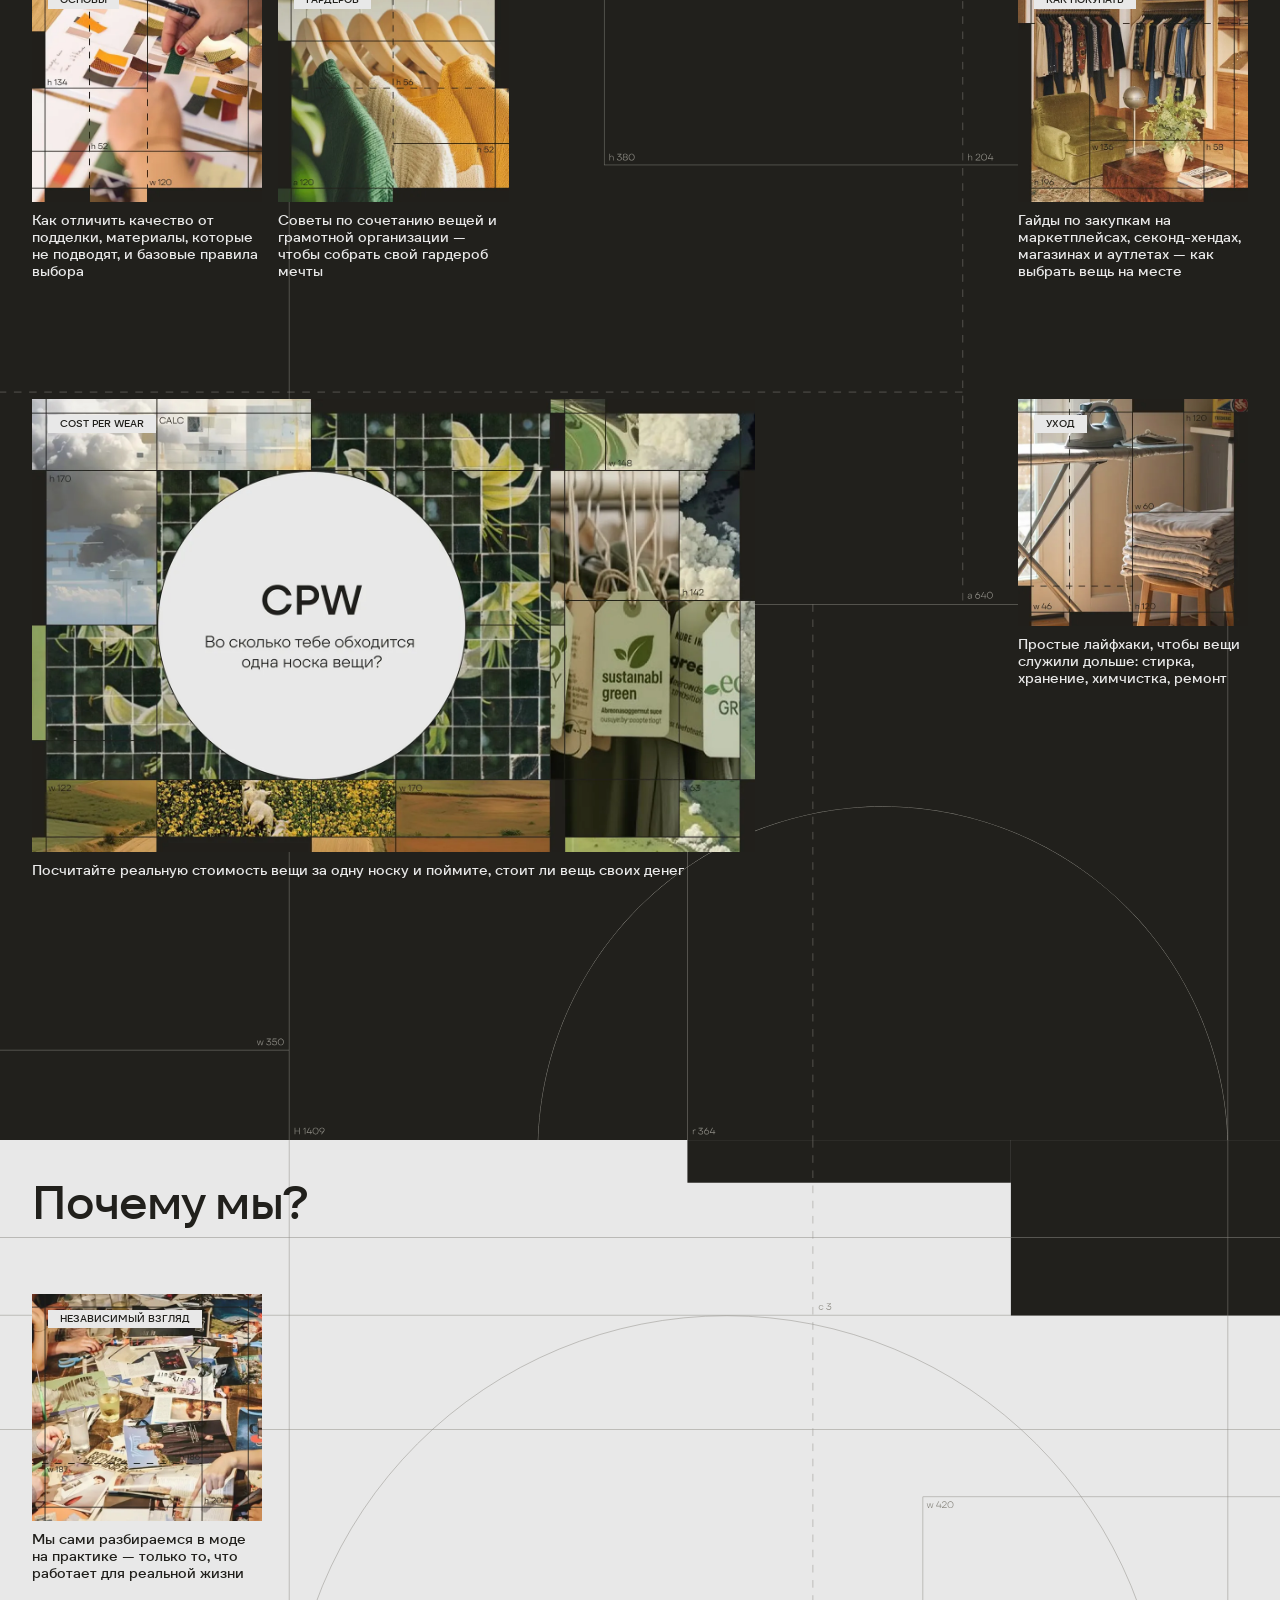
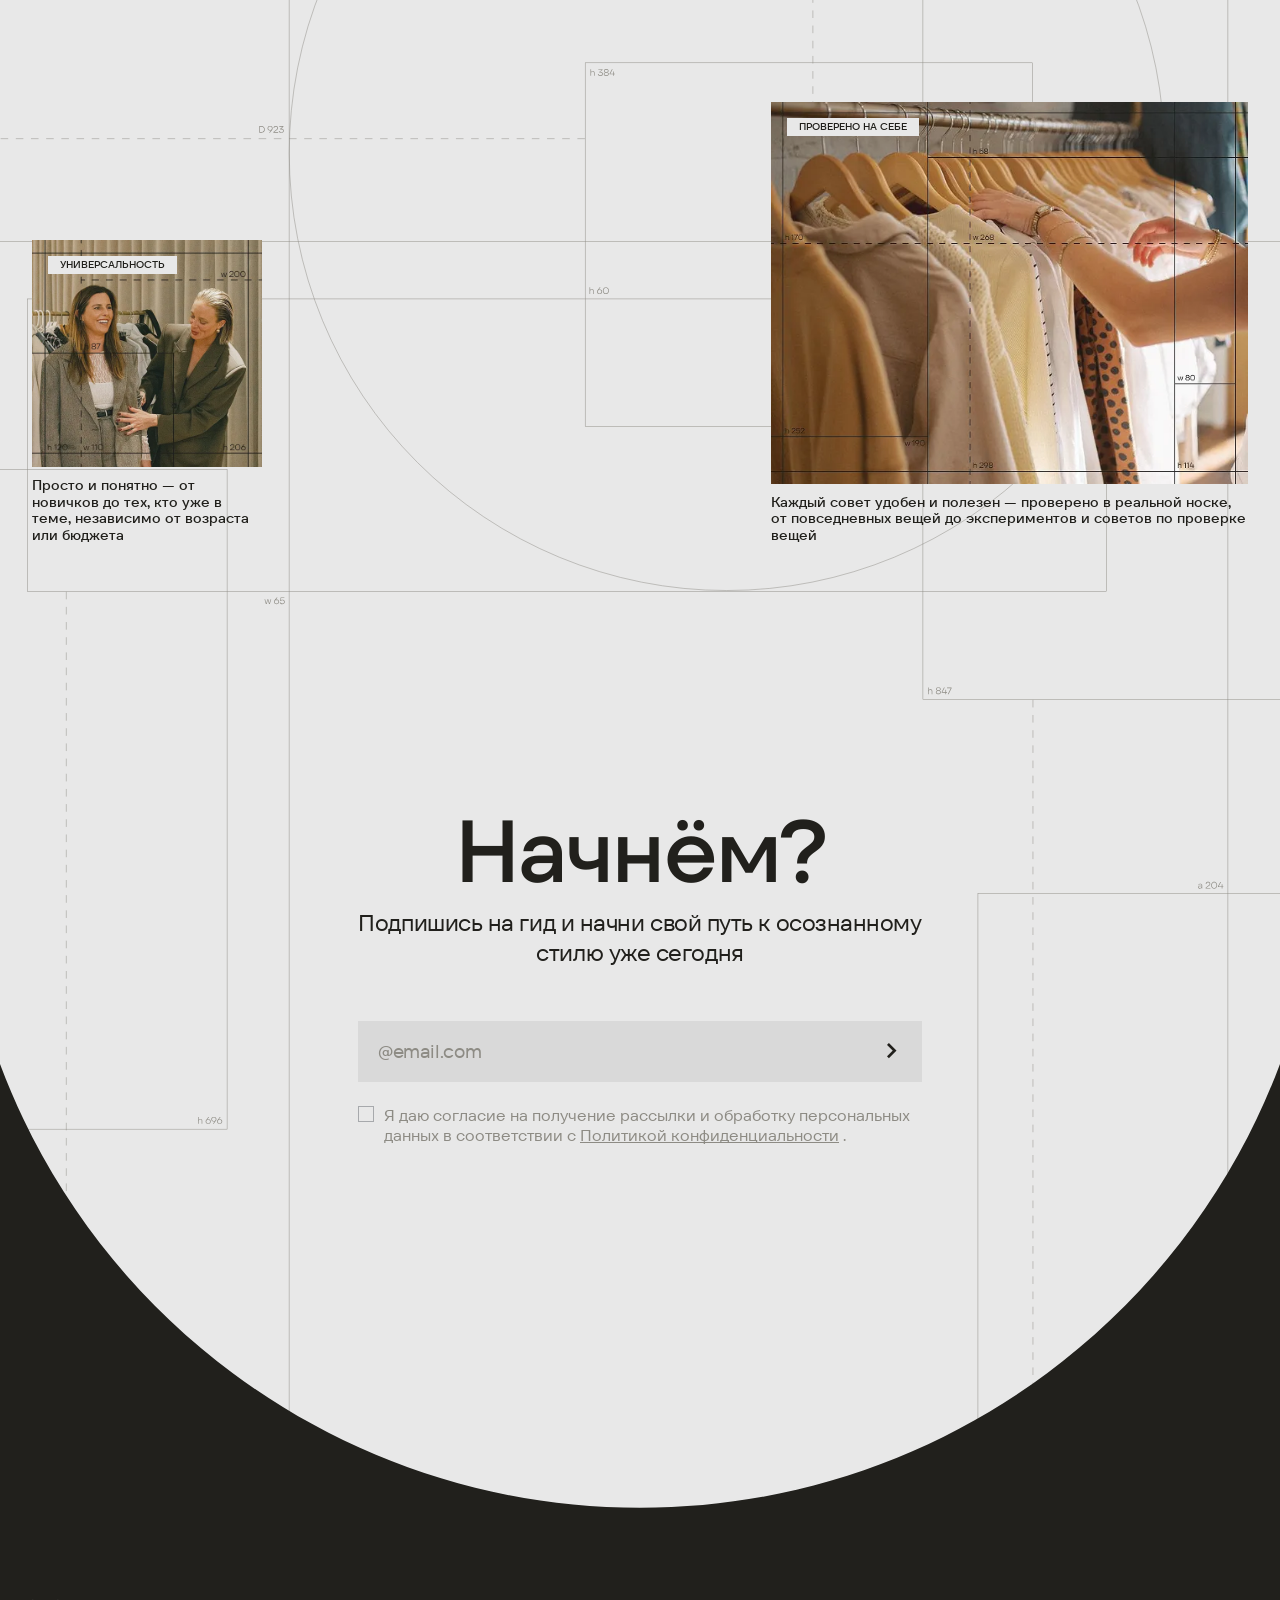
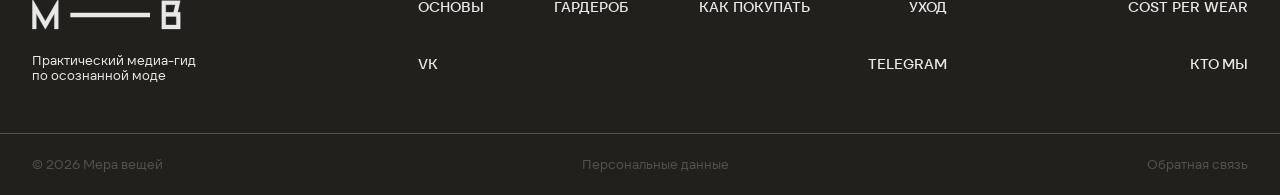
<file: about.html>
﻿<!doctype html>
<html lang="en">
	<head>
		<meta charset="UTF-8">
		<meta name="viewport" content="width=device-width, initial-scale=1.0">
		<link rel="preload" href="./assets/fonts/TT_Firs_Text_Educational-Regular.woff2" as="font" type="font/woff2" defer>
		<link rel="preload" href="./assets/fonts/TT_Firs_Text_Educational-Normal.woff2" as="font" type="font/woff2" defer>
		<link rel="preload" href="./assets/fonts/TT_Firs_Text_Educational-Medium.woff2" as="font" type="font/woff2" defer>
		<link rel="preload" href="./assets/fonts/TT_Firs_Text_Educational-Light.woff2" as="font" type="font/woff2" defer>
		<link rel="shortcut icon" href="./assets/img/favicon.ico">
		<title>Кто мы</title>
		<script defer src="./assets/js/app.min.js?v=1781015024759"></script>
		<link rel="stylesheet" defer href="./assets/css/app.min.css?v=1781015024759">
	</head>
	<body>
		<div class="wrapper">
			<header data-fls-lp="" data-fls-header="" class="header">
				<div class="header__container">
					<div class="header__row">
						<div data-fls-logo-big="" data-fls-logo-delay="600" data-fls-logo-duration="1200" data-fls-logo-show-delay="-550" data-fls-logo-show-duration="700" class="animate">
							<div class="logo-inner">
								<img class="logo-big" src="./assets/img/logo_3.svg" alt="Image">
							</div>
						</div>
						<a data-fls-logo-small="" href="index.html" class="logo logo--header">
							<img src="./assets/img/logo.svg" alt="Логотип">
						</a>
						<div class="header__menu menu">
							<button type="button" title="Меню" data-fls-menu="" class="menu__icon icon-menu">
								<span></span>
								<div></div>
							</button>
							<nav class="menu__body">
								<ul class="menu__list">
									<li class="menu__item">
										<a href="basics.html" class="menu__link">Основы</a>
									</li>
									<li class="menu__item">
										<a href="wardrobe.html" class="menu__link">Гардероб</a>
									</li>
									<li class="menu__item">
										<a href="buy.html" class="menu__link">Как покупать</a>
									</li>
									<li class="menu__item">
										<a href="care.html" class="menu__link">Уход</a>
									</li>
								</ul>
								<ul class="menu__list menu__list--gap">
									<li class="menu__item">
										<a href="about.html" class="menu__link menu__link--active">Кто мы</a>
									</li>
									<li class="menu__item">
										<button data-fls-popup-link="calc" type="button" class="menu__link">Cost Per Wear</button>
									</li>
								</ul>
							</nav>
						</div>
					</div>
				</div>
			</header>
			<main data-fls-index="" class="page">
				<div data-fls-breadcrumbs="" class="breadcrumbs breadcrumbs--white">
					<div class="breadcrumbs__container">
						<nav class="breadcrumbs__navigation">
							<ul class="breadcrumbs__list">
								<li class="breadcrumbs__item">
									<a href="index.html" class="breadcrumbs__link">
										<span>Главная</span>
									</a>
								</li>
								<li class="breadcrumbs__item">
									<span>Уход</span>
								</li>
							</ul>
						</nav>
					</div>
				</div>
				<div class="page__fon">
					<img class="fon" src="./assets/img/fon-about.svg" alt="Fon">
					<div class="page__container">
						<section class="page__about about">
							<div class="about__content">
								<h1 class="about__title title">Мера вещей</h1>
								<div class="about__description">
									Практический медиа-гид по осознанной моде.
					Мы помогаем разбираться в одежде, чтобы вы тратили время и деньги только на то, что прослужит годами.
								</div>
							</div>
							<div class="about__banner">
								<img class="about__image about__image--pc" alt="Image" src="./assets/img/about_image_1.webp">
								<img class="about__image about__image--mobile" alt="Image" src="./assets/img/about_image_1-mobile.webp">
							</div>
							<div class="about__subtitle">
								Здесь собраны реальные инструменты: статьи с&nbsp;разбором деталей и чек-листы для&nbsp;быстрых решений
							</div>
							<div class="about__body">
								<h2 class="about__name">Наша миссия</h2>
								<div class="about__text">
									Мы создаём пространство, где каждый шаг к&nbsp;качественному гардеробу становится проще и верим: хорошая одежда — это инвестиция в&nbsp;себя, экологию и бюджет. На практике вы&nbsp;сможете оценить, стоит ли вещь своих денег, и сможете избежать импульсивных покупок.
								</div>
							</div>
						</section>
						<section class="page__cards page__cards--bottom5 cards cards--fon">
							<h2 class="cards__title cards__title--border">Что вы найдёте в «Мере вещей»</h2>
							<div data-fls-grid="" data-fls-grid-cols="5" data-fls-grid-cycle-gap="1" data-fls-grid-cycle-space="0px" data-fls-grid-pattern="1,1,1,1;2,1,1,1;5,1,1,1;1,2,3,2;5,2,1,1" class="cards__grid-cards grid-cards grid-cards--bottom grid-cards--gap">
								<a href="basics.html" class="card card--small">
									<div class="card__picture">
										<div class="card__tags tags">
											<div class="tags__tag">основы</div>
										</div>
										<img class="card__image" loading="lazy" alt="Image" src="./assets/img/card_image_34.webp">
									</div>
									<div class="card__content">
										<div class="card__name">
											Как отличить качество от подделки, материалы, которые не подводят, и базовые правила выбора
										</div>
									</div>
								</a>
								<a href="wardrobe.html" class="card card--small">
									<div class="card__picture">
										<div class="card__tags tags">
											<div class="tags__tag">гардероб</div>
										</div>
										<img class="card__image" loading="lazy" alt="Image" src="./assets/img/card_image_35.webp">
									</div>
									<div class="card__content">
										<div class="card__name">
											Советы по сочетанию вещей и грамотной организации — чтобы собрать свой гардероб мечты
										</div>
									</div>
								</a>
								<a href="buy.html" class="card card--small">
									<div class="card__picture">
										<div class="card__tags tags">
											<div class="tags__tag">Как покупать</div>
										</div>
										<img class="card__image" loading="lazy" alt="Image" src="./assets/img/card_image_36.webp">
									</div>
									<div class="card__content">
										<div class="card__name">
											Гайды по закупкам на маркетплейсах, секонд-хендах, магазинах и аутлетах — как выбрать вещь на месте
										</div>
									</div>
								</a>
								<a data-fls-popup-link="calc" data-fls-button="" class="card card--big">
									<div class="card__picture">
										<div class="card__tags tags">
											<div class="tags__tag">cost per wear</div>
										</div>
										<img class="card__image card__image--pc" loading="lazy" alt="Image" src="./assets/img/card_image_37.webp">
										<img class="card__image card__image--mobile" loading="lazy" alt="Image" src="./assets/img/card_image_37-mobile.webp">
									</div>
									<div class="card__content">
										<div class="card__name">
											Посчитайте реальную стоимость вещи за одну носку и поймите, стоит ли вещь своих денег
										</div>
									</div>
								</a>
								<a href="care.html" class="card card--small">
									<div class="card__picture">
										<div class="card__tags tags">
											<div class="tags__tag">уход</div>
										</div>
										<img class="card__image" loading="lazy" alt="Image" src="./assets/img/card_image_38.webp">
									</div>
									<div class="card__content">
										<div class="card__name">
											Простые лайфхаки, чтобы вещи служили дольше: стирка, хранение, химчистка, ремонт
										</div>
									</div>
								</a>
							</div>
						</section>
						<section class="page__cards page__cards--bottom6 cards">
							<h2 class="cards__title cards__title--border">Почему мы?</h2>
							<div data-fls-grid="" data-fls-grid-cols="5" data-fls-grid-cycle-gap="1" data-fls-grid-cycle-space="0px" data-fls-grid-pattern="1,1,1,1;1,3,1,1;4,2,2,2;" class="cards__grid-cards grid-cards grid-cards--bottom grid-cards--gap">
								<a class="card card--small">
									<div class="card__picture">
										<div class="card__tags tags">
											<div class="tags__tag">Независимый взгляд</div>
										</div>
										<img class="card__image" loading="lazy" alt="Image" src="./assets/img/card_image_39.webp">
									</div>
									<div class="card__content">
										<div class="card__name">
											Мы сами разбираемся в моде на практике — только то, что работает для реальной жизни
										</div>
									</div>
								</a>
								<a class="card card--small">
									<div class="card__picture">
										<div class="card__tags tags">
											<div class="tags__tag">универсальность</div>
										</div>
										<img class="card__image" loading="lazy" alt="Image" src="./assets/img/card_image_40.webp">
									</div>
									<div class="card__content">
										<div class="card__name">
											Просто и понятно — от новичков до тех, кто уже в теме, независимо от возраста или бюджета
										</div>
									</div>
								</a>
								<a class="card card--big2">
									<div class="card__picture">
										<div class="card__tags tags">
											<div class="tags__tag">проверено на себе</div>
										</div>
										<img class="card__image" loading="lazy" alt="Image" src="./assets/img/card_image_41.webp">
									</div>
									<div class="card__content">
										<div class="card__name">
											Каждый совет удобен и полезен — проверено в реальной носке, от повседневных вещей до экспериментов и советов по проверке вещей
										</div>
									</div>
								</a>
							</div>
						</section>
						<section class="page__block-from block-from">
							<div class="block-from__container">
								<div class="block-from__wrapper">
									<h2 class="block-from__title">Начнём?</h2>
									<div class="block-from__description">Подпишись на гид и начни свой путь к&nbsp;осознанному стилю уже сегодня</div>
									<form data-fls-form="ajax" action="#" method="POST" class="form">
										<div class="form__box">
											<div class="form__line">
												<input data-fls-form-validatenow="" data-fls-input="" class="input" id="email" required type="email" name="Почта" placeholder="@email.com" data-fls-form-errtext="Обязательное поле" autocomplete="off">
												<button type="submit" class="form__button --icon-arrow"></button>
											</div>
											<div class="form__line">
												<label data-fls-checkbox="" class="checkbox">
													<input required class="checkbox__input" type="checkbox" value="Yes" name="Согласен с условиями">
													<span class="checkbox__box">
														<svg class="checkbox__icon" viewbox="0 0 16 16" fill="none">
															<path d="M3 8L6.5 11.5L13 5" stroke-linecap="round" stroke-linejoin="round"></path>
														</svg>
														<span class="checkbox__text">
															Я даю согласие на получение рассылки и обработку персональных данных в соответствии с
															<a href="#" class="checkbox__link">Политикой конфиденциальности</a>
															.
														</span>
													</span>
												</label>
											</div>
										</div>
									</form>
								</div>
							</div>
						</section>
					</div>
				</div>
			</main>
			<footer data-fls-footer="" class="footer">
				<div class="footer__container">
					<div class="footer__row">
						<div class="footer__box">
							<div class="footer__content">
								<a href="index.html" class="footer__logo logo logo--size">
									<img src="./assets/img/logo_2.svg" loading="lazy" alt="Логотип" title="Логотип">
								</a>
								<div class="footer__name">Практический медиа-гид по осознанной моде</div>
							</div>
							<ul class="footer__mobile"></ul>
						</div>
						<div class="footer__menu menu-footer">
							<nav class="menu-footer__body">
								<ul class="menu-footer__list menu-footer__list--center">
									<li class="menu-footer__item menu-footer__item--left">
										<a href="basics.html" class="menu-footer__link">Основы</a>
									</li>
									<li class="menu-footer__item menu-footer__item--right">
										<a href="wardrobe.html" class="menu-footer__link">гардероб</a>
									</li>
									<li class="menu-footer__item">
										<a href="buy.html" class="menu-footer__link">Как покупать</a>
									</li>
									<li class="menu-footer__item menu-footer__item--left">
										<a href="care.html" class="menu-footer__link">уход</a>
									</li>
									<li data-fls-dynamic=".footer__mobile, 767.98" class="menu-footer__item">
										<a href="https://vk.com/mera_veshei" target="_blank" rel="nofollow" class="menu-footer__link">VK</a>
									</li>
									<li data-fls-dynamic=".footer__mobile, 767.98,0" class="menu-footer__item">
										<a href="https://t.me/mera_veshei" target="_blank" rel="nofollow" class="menu-footer__link">telegram</a>
									</li>
								</ul>
							</nav>
						</div>
						<ul class="menu-footer__list menu-footer__list--right">
							<li data-fls-dynamic=".menu-footer__list--center, 767.98" class="menu-footer__item">
								<a data-fls-popup-link="calc" data-fls-button="" class="menu-footer__link">cost per wear</a>
							</li>
							<li data-fls-dynamic=".menu-footer__list--center, 767.98" class="menu-footer__item menu-footer__item--right">
								<a href="about.html" class="menu-footer__link">кто мы</a>
							</li>
						</ul>
					</div>
					<div class="footer__elements">
						<div class="footer__copyright">
							©
							<span data-fls-copyright=""></span>
							Мера вещей
						</div>
						<a href="#" class="footer__link">Персональные данные</a>
						<a href="#" class="footer__link">Обратная связь</a>
					</div>
				</div>
			</footer>
		</div>
		<div data-fls-popup="calc" aria-hidden="true" class="popup">
			<div data-fls-popup-wrapper="" class="popup__wrapper">
				<div data-fls-popup-body="" class="popup__body">
					<form action="#" data-fls-popup-content="" class="popup__column">
						<div class="popup__box">
							<div class="popup__row">
								<div class="popup__title">
									Калькулятор
									<br>
									Cost Per Wear
									<div data-fls-tip="CPW — это понятие, которое позволяет оценить реальную стоимость каждой вещи. Дословно можно перевести как «Стоимость одной носки»." class="tippy --icon-tippy"></div>
								</div>
								<button data-fls-popup-close="" type="button" class="popup__close">
									<svg viewbox="0 0 23 23" fill="none" xmlns="http://www.w3.org/2000/svg">
										<path d="M1.73333 1.48883L21.5469 21.0288" stroke-linecap="round"></path>
										<path d="M21.2667 1.48883L1.45309 21.0288" stroke-linecap="round"></path>
									</svg>
								</button>
							</div>
							<div data-fls-tabs="" data-fls-tabs-animate="" class="tabs">
								<nav data-fls-tabs-titles="" class="tabs__navigation">
									<button type="button" class="tabs__title --tab-active">Базовый</button>
									<button type="button" class="tabs__title">Продвинутый</button>
								</nav>
								<div data-fls-tabs-body="" class="tabs__content">
									<div class="tabs__body">
										<div class="calc-block">
											<div class="calc-block__lines">
												<div class="calc-block__line">
													<div class="calc-block__label">Стоимость вещи (₽)</div>
													<input data-fls-input="" class="calc-block__input" type="text" name="Текст" placeholder="Введите число" autocomplete="off">
												</div>
											</div>
											<div class="calc-block__lines">
												<div class="calc-block__line">
													<div class="calc-block__label">Количество носок</div>
													<select name="form[]" data-fls-select="" data-fls-select-modif="bg">
														<option value="Почти каждый день" selected>Почти каждый день</option>
														<option value="Несколько раз в неделю">Несколько раз в неделю</option>
														<option value="Несколько раз в месяц">Несколько раз в месяц</option>
														<option value="Пару раз в год">Пару раз в год</option>
													</select>
												</div>
												<div class="calc-block__line">
													<div class="calc-block__label">
														Срок службы
														<div data-fls-tip="Как думаете, сколько лет прослужит вам эта вещь? Или сколько лет вы планируете её носить?" class="tippy --icon-tippy"></div>
													</div>
													<input data-fls-input="" class="calc-block__input" type="text" name="Текст" placeholder="Введите число (лет)" autocomplete="off">
												</div>
											</div>
										</div>
									</div>
									<div class="tabs__body">
										<div class="calc-block">
											<div class="calc-block__lines">
												<div class="calc-block__line">
													<div class="calc-block__label">Стоимость вещи (₽)</div>
													<input data-fls-input="" class="calc-block__input" type="text" name="Текст" placeholder="Введите число" autocomplete="off">
												</div>
												<div class="calc-block__line">
													<div class="calc-block__label">
														Доплаты при покупке
														<div data-fls-tip="Дополнительные траты при покупке вещи. Платили ли вы за доставку, подгонку, упаковку, что-то ещё?" class="tippy --icon-tippy"></div>
													</div>
													<input data-fls-input="" class="calc-block__input" type="text" name="Текст" placeholder="Введите число" autocomplete="off">
												</div>
											</div>
											<div class="calc-block__lines">
												<div class="calc-block__line">
													<div class="calc-block__label">Количество носок</div>
													<select name="form[]" data-fls-select="" data-fls-select-modif="bg">
														<option value="Почти каждый день" selected>Почти каждый день</option>
														<option value="Несколько раз в неделю">Несколько раз в неделю</option>
														<option value="Несколько раз в месяц">Несколько раз в месяц</option>
														<option value="Пару раз в год">Пару раз в год</option>
													</select>
												</div>
												<div class="calc-block__line">
													<div class="calc-block__label">
														Срок службы
														<div data-fls-tip="Как думаете, сколько лет прослужит вам эта вещь? Или сколько лет вы планируете её носить?" class="tippy --icon-tippy"></div>
													</div>
													<input data-fls-input="" class="calc-block__input" type="text" name="Текст" placeholder="Введите число (лет)" autocomplete="off">
												</div>
											</div>
											<div class="calc-block__lines">
												<div class="calc-block__line">
													<div class="calc-block__label">
														Стоимость одного ухода
														<div data-fls-tip="Во сколько вам обходится одна стирка/химчистка?" class="tippy --icon-tippy"></div>
													</div>
													<input data-fls-input="" class="calc-block__input" type="text" name="Текст" placeholder="Введите число (лет)" autocomplete="off">
												</div>
												<div class="calc-block__line">
													<div class="calc-block__label">
														Частота ухода
														<div data-fls-tip="Раз в какое время вам необходимо стирать вещь или относить её в химчистку?" class="tippy --icon-tippy"></div>
													</div>
													<input data-fls-input="" class="calc-block__input" type="text" name="Текст" placeholder="Введите число (лет)" autocomplete="off">
												</div>
											</div>
										</div>
									</div>
								</div>
							</div>
						</div>
						<div class="popup__modules">
							<div class="popup__module">
								<div class="popup__element">продвинутый cost per wear</div>
								<div class="popup__price">
									<span>1450₽</span>
									за носку
								</div>
							</div>
							<div class="popup__module">
								<div class="popup__element popup__element--red">рекомендация</div>
								<div class="popup__text">
									Хорошо обдумайте вашу покупку. Возможно стоит найти вещь подешевле или носить эту реже.
								</div>
							</div>
						</div>
					</form>
				</div>
			</div>
		</div>
	<script defer src="./assets/js/cpw.js"></script></body>
</html>
</file>
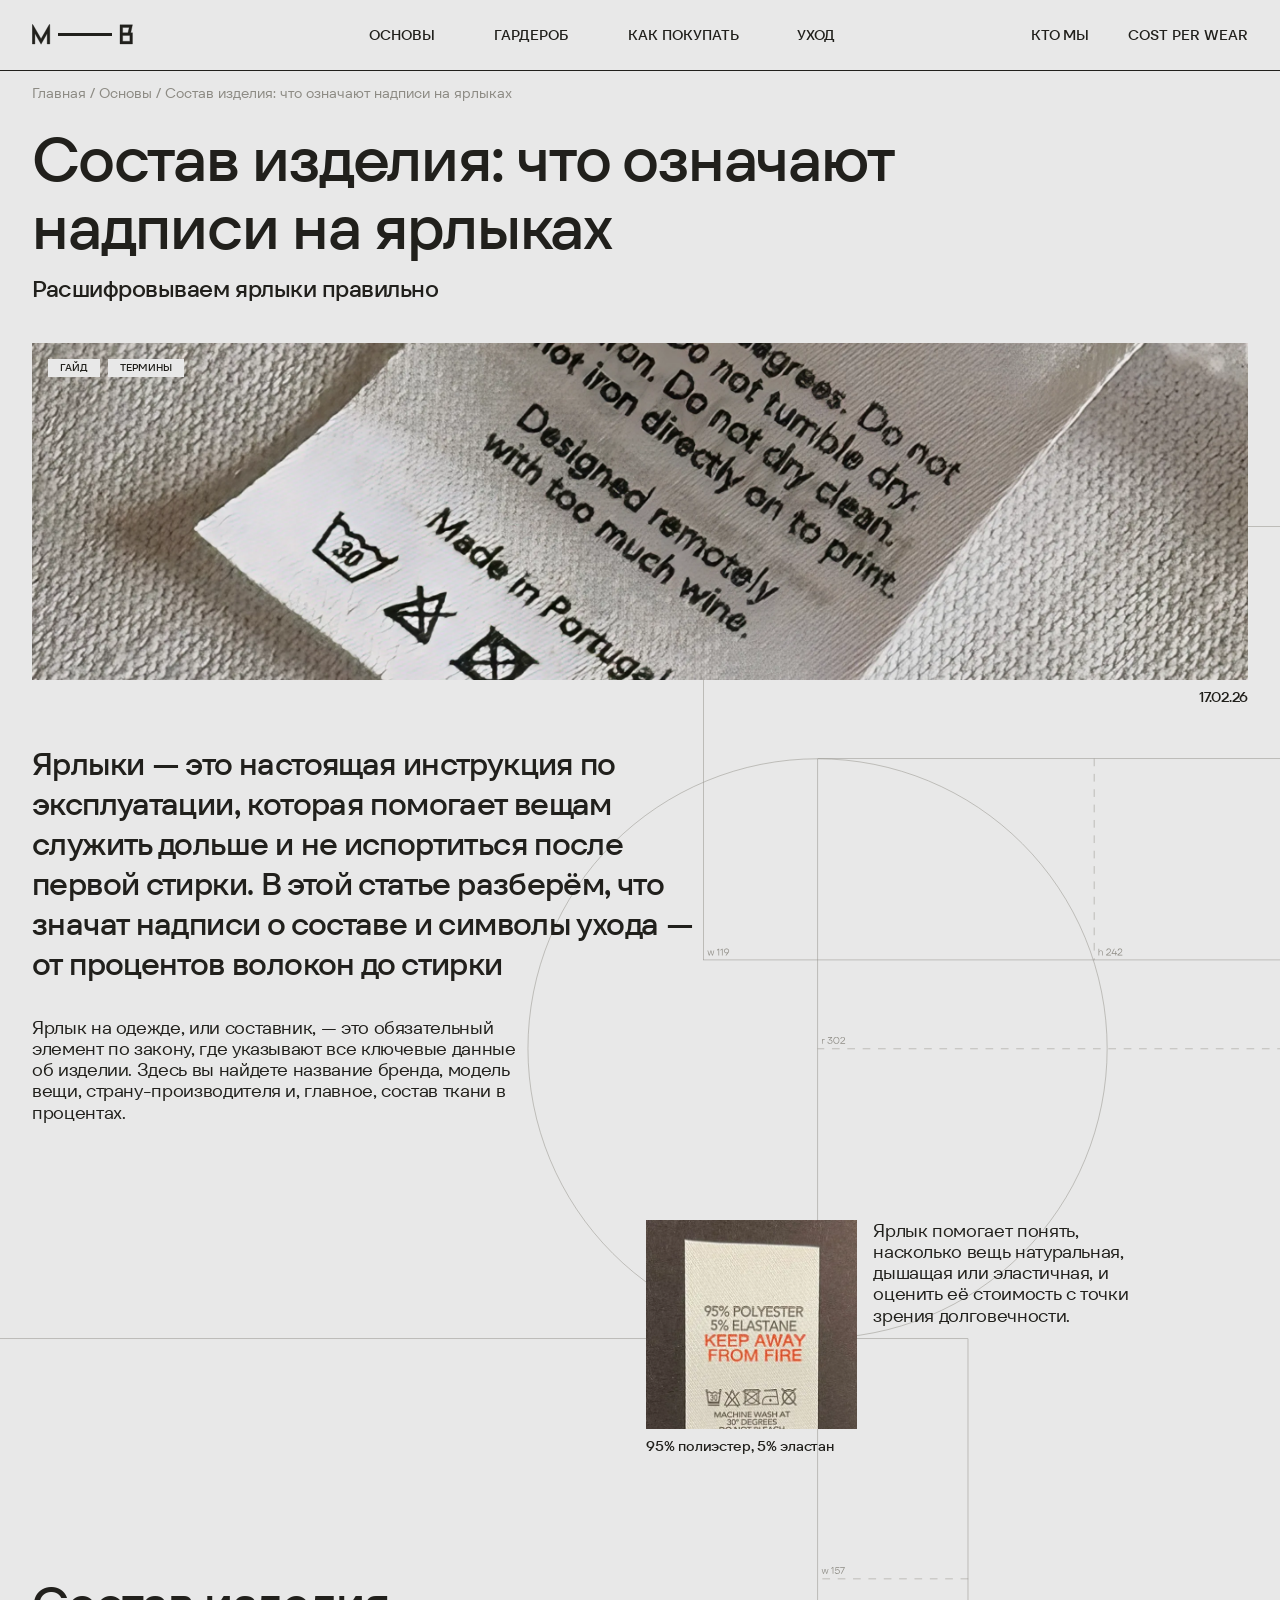
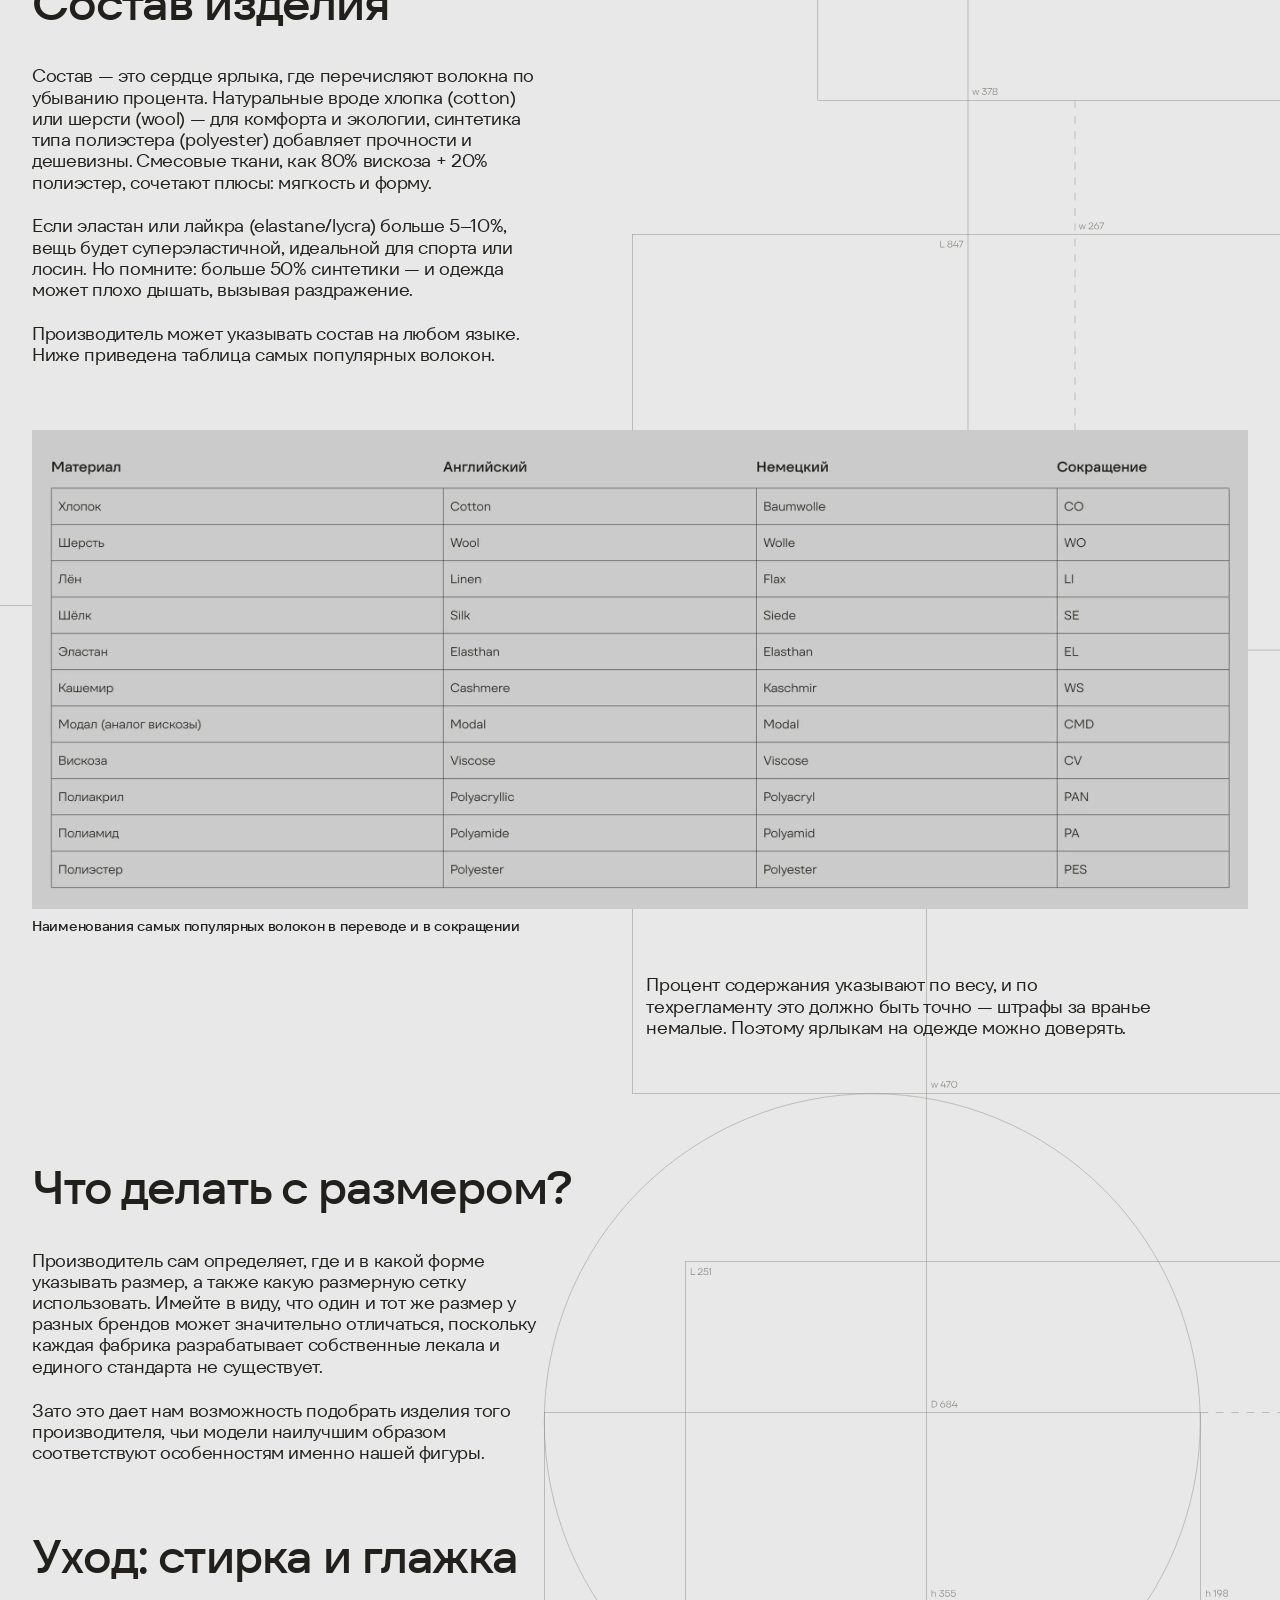
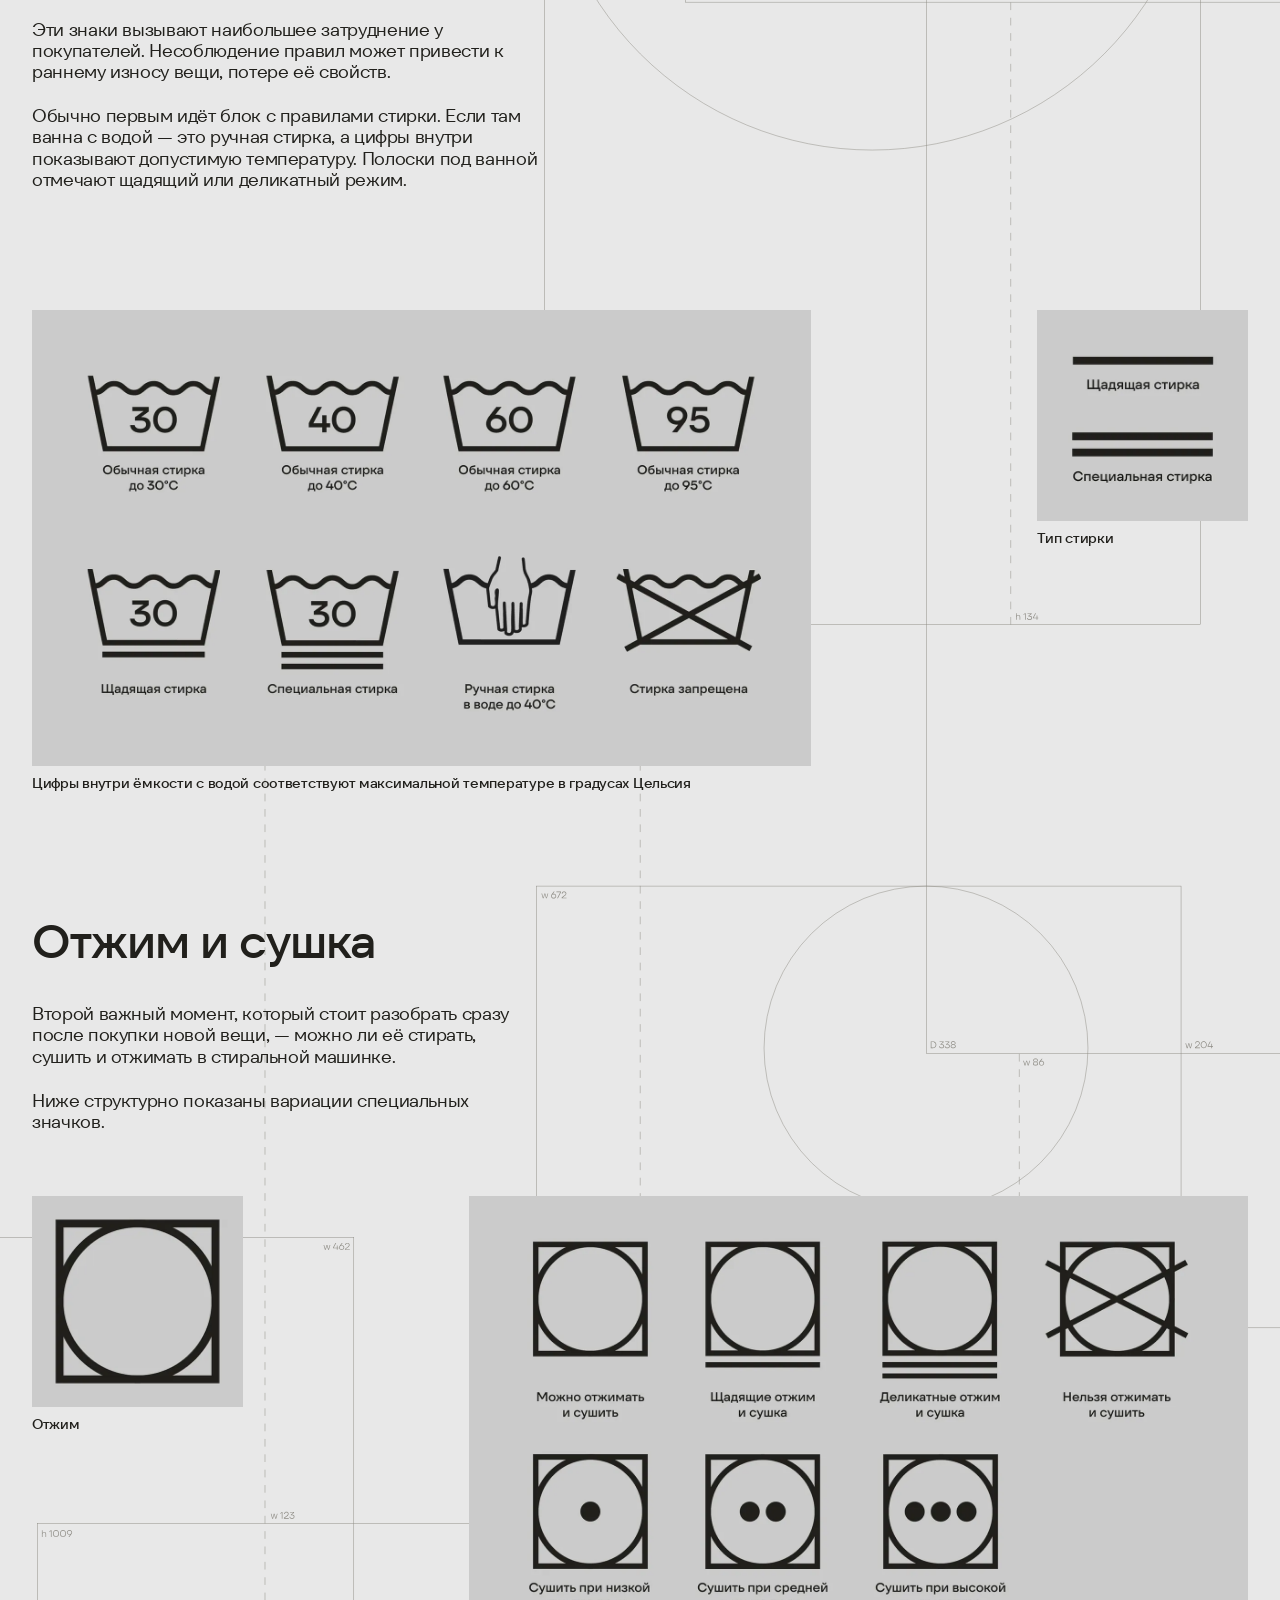
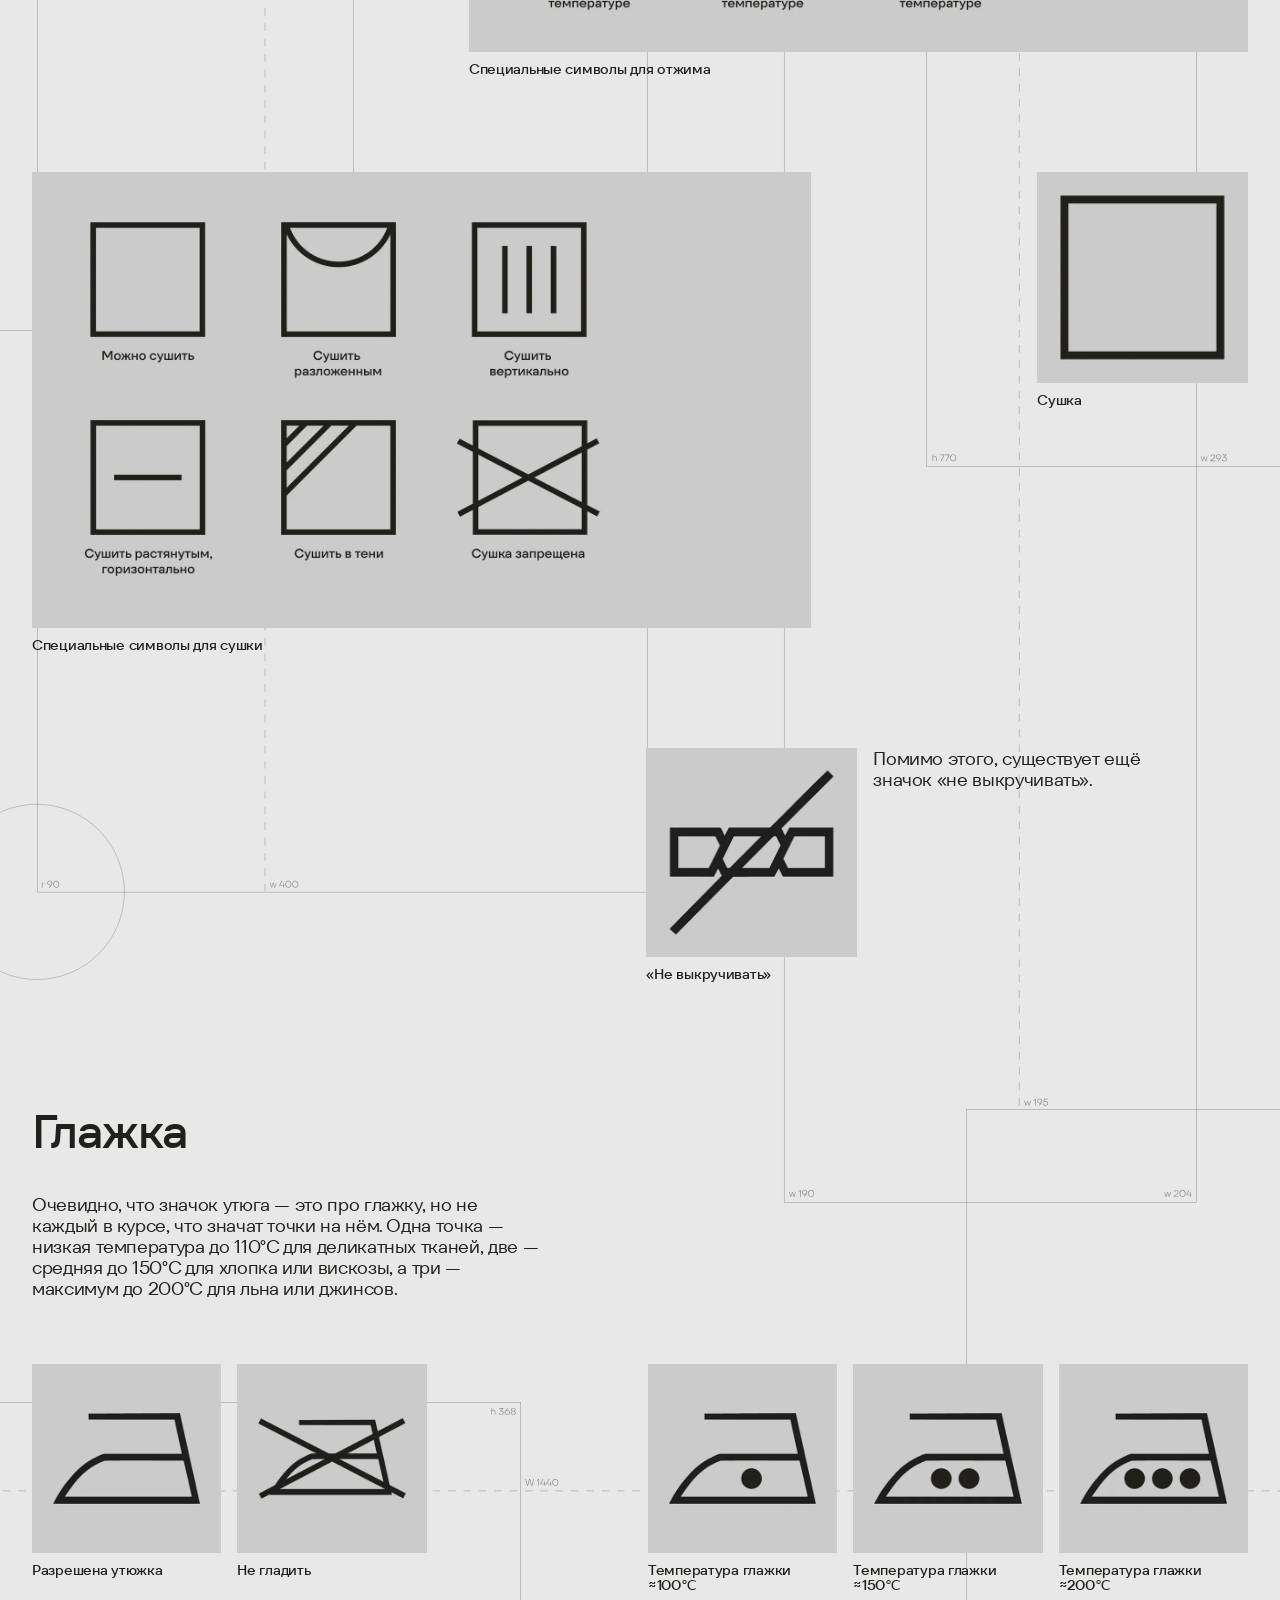
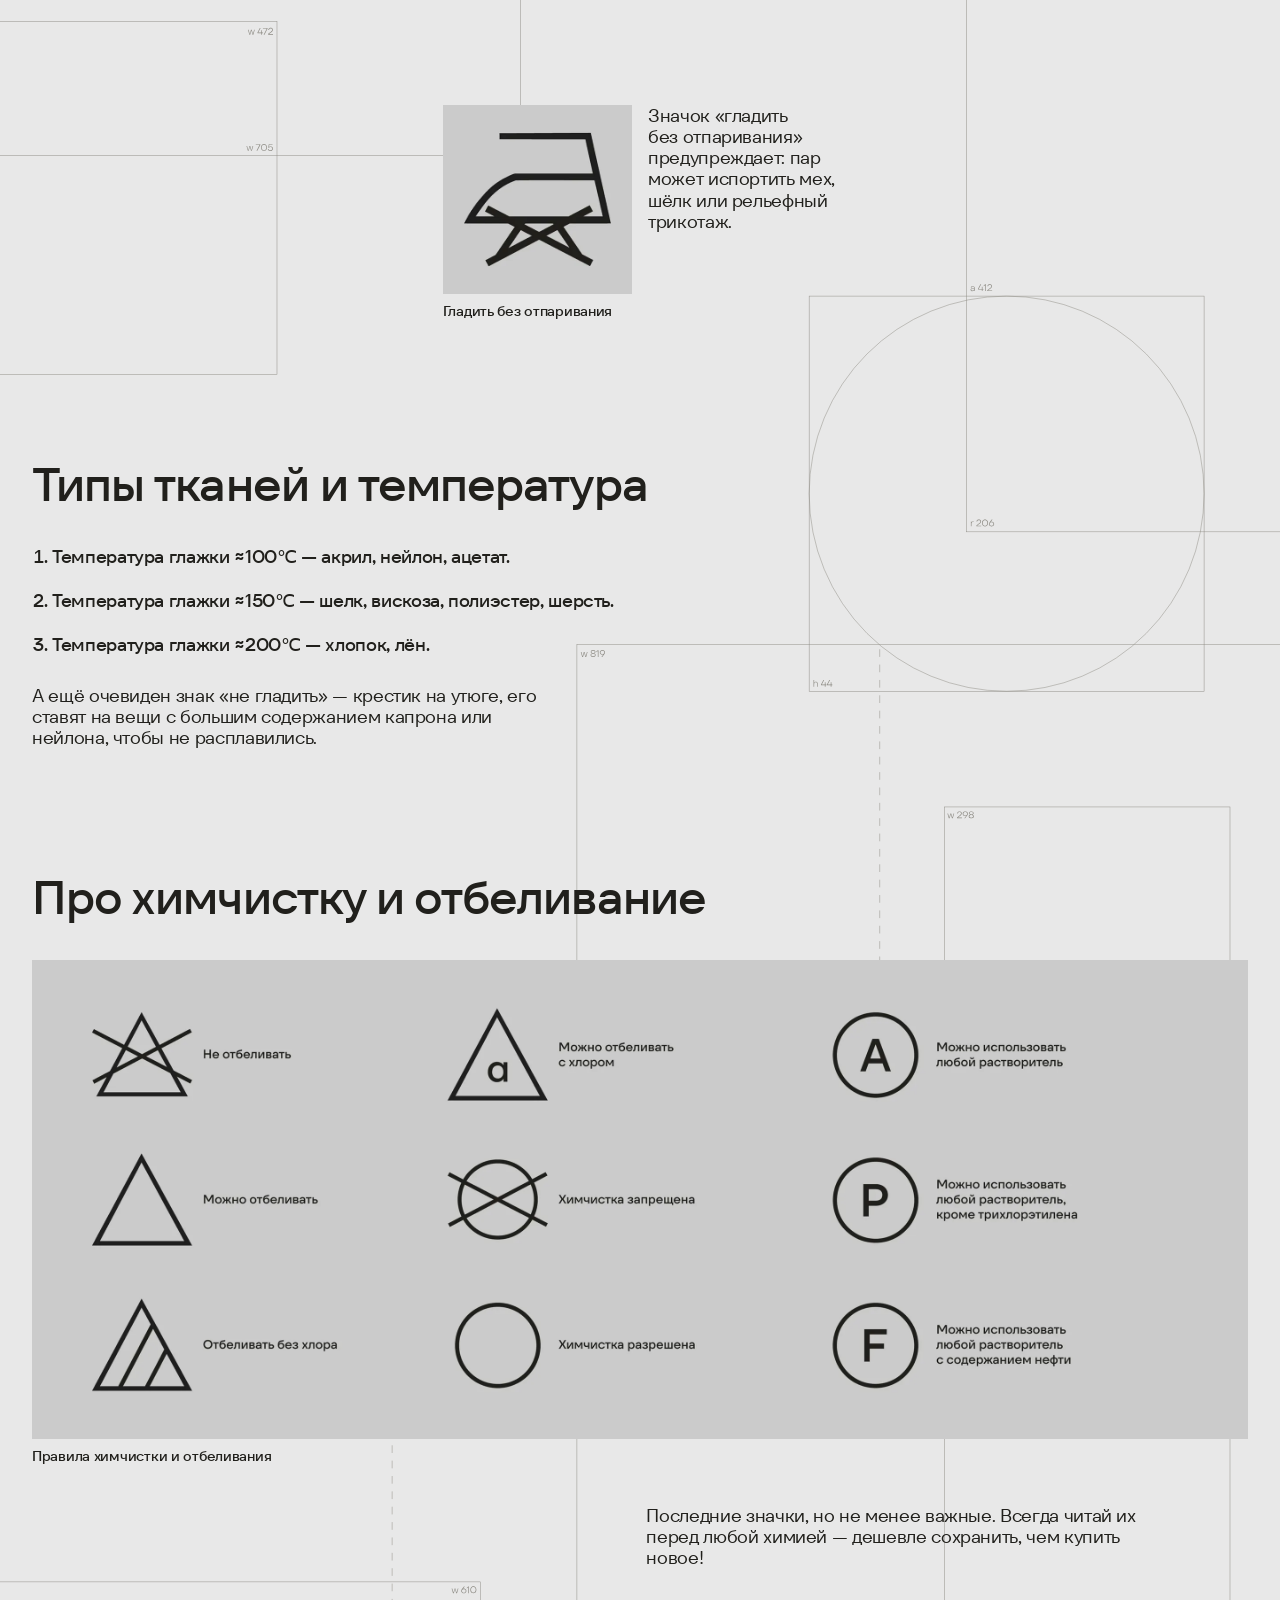
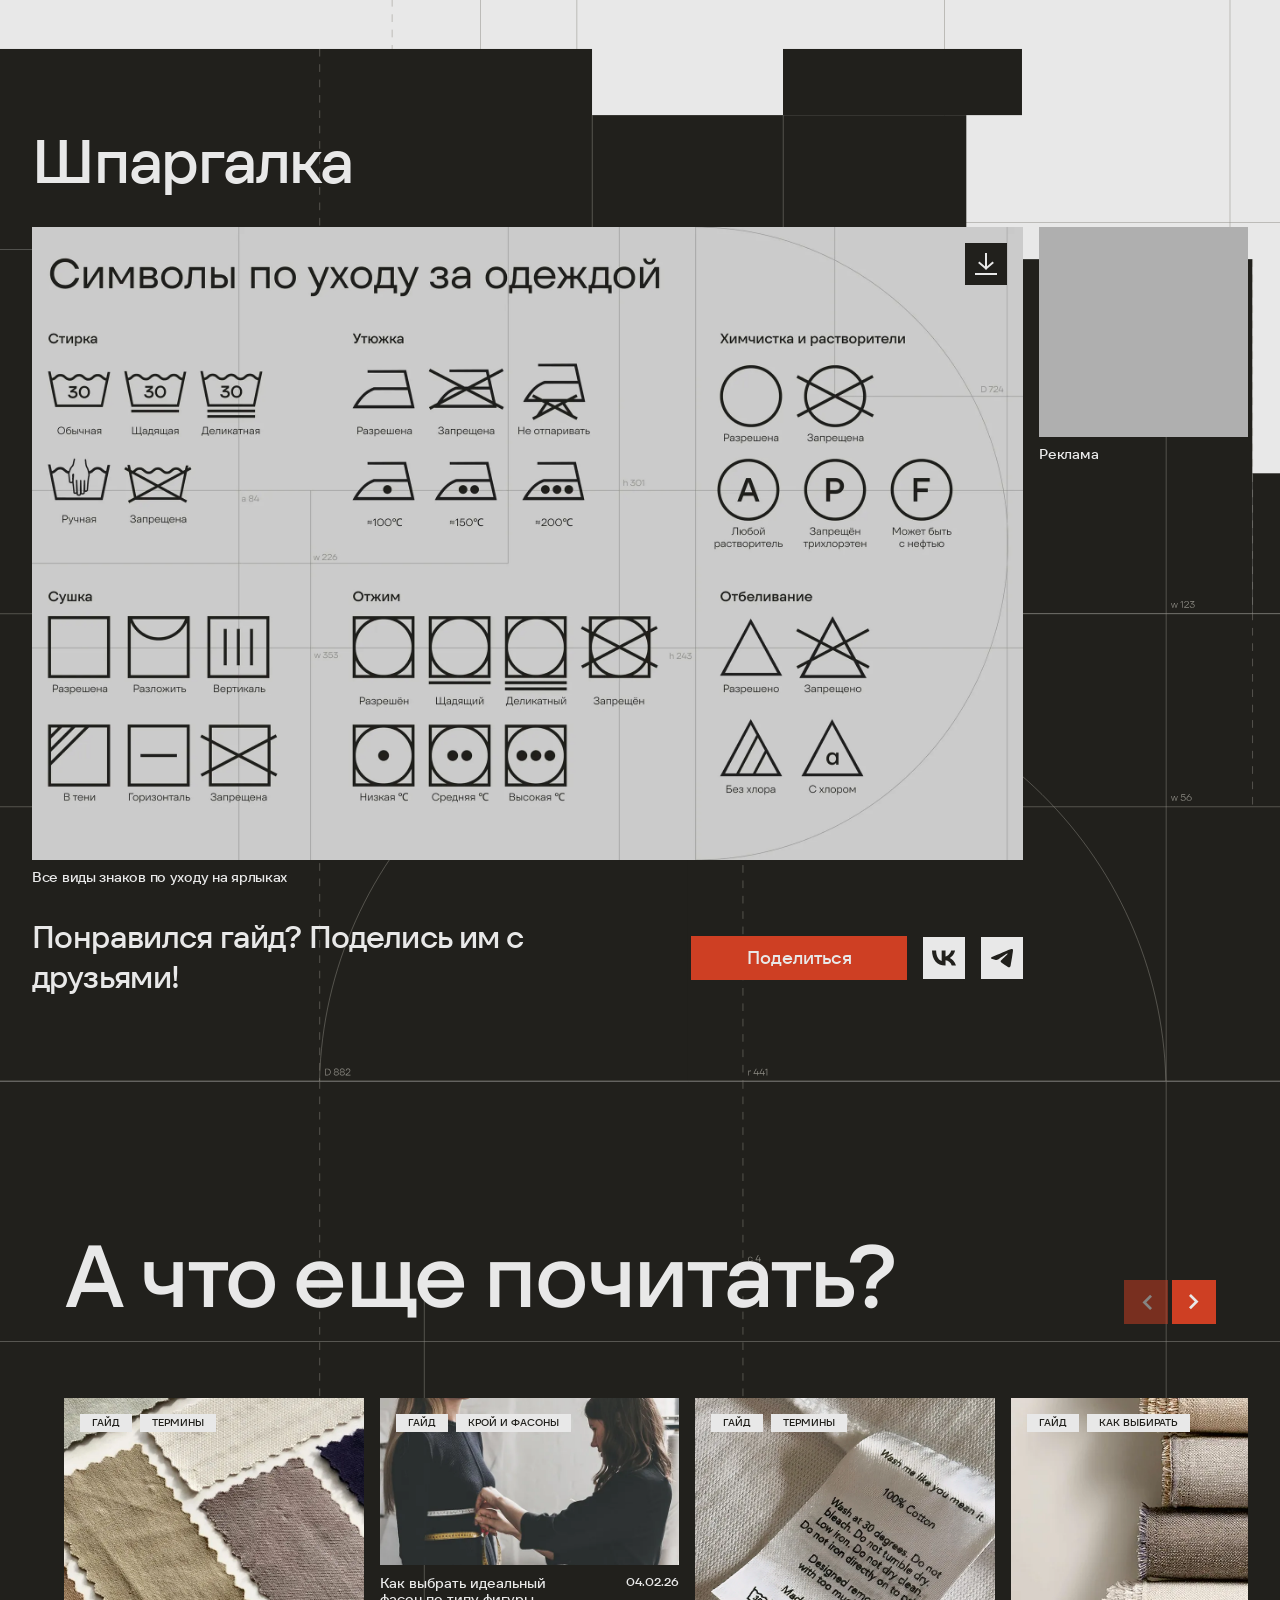
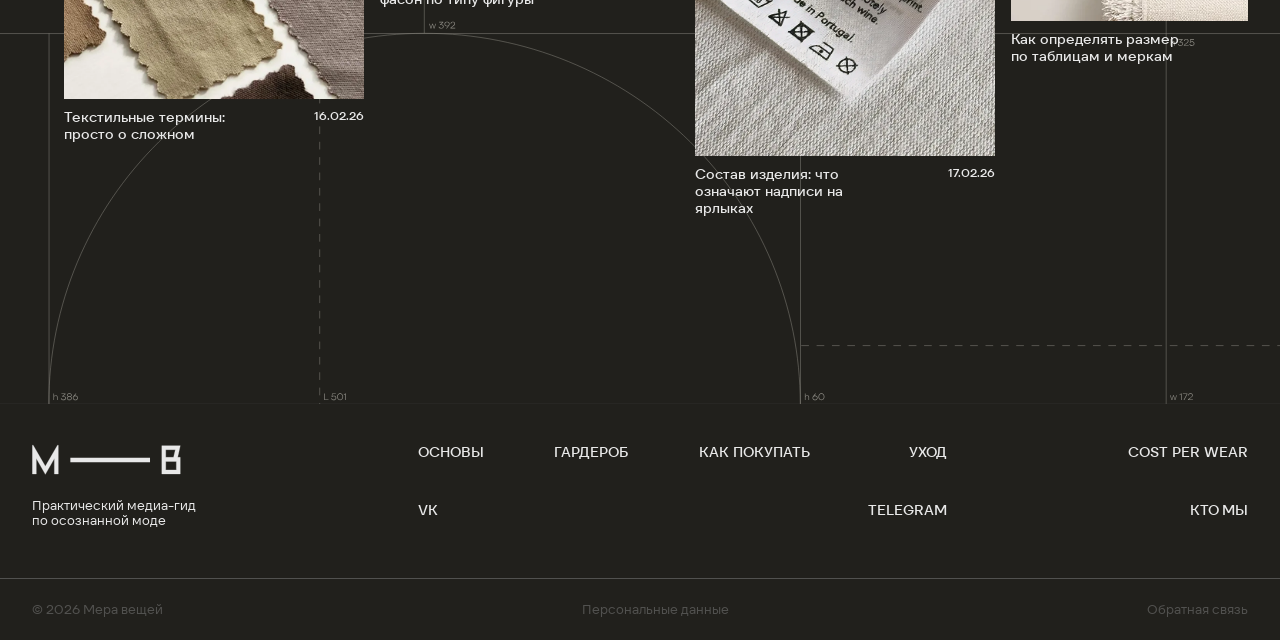
<file: articles.html>
﻿<!doctype html>
<html lang="en">
	<head>
		<meta charset="UTF-8">
		<meta name="viewport" content="width=device-width, initial-scale=1.0">
		<link rel="preload" href="./assets/fonts/TT_Firs_Text_Educational-Regular.woff2" as="font" type="font/woff2" defer>
		<link rel="preload" href="./assets/fonts/TT_Firs_Text_Educational-Normal.woff2" as="font" type="font/woff2" defer>
		<link rel="preload" href="./assets/fonts/TT_Firs_Text_Educational-Medium.woff2" as="font" type="font/woff2" defer>
		<link rel="preload" href="./assets/fonts/TT_Firs_Text_Educational-Light.woff2" as="font" type="font/woff2" defer>
		<link rel="shortcut icon" href="./assets/img/favicon.ico">
		<title>Состав изделия: что означают надписи на ярлыках</title>
		<script defer src="./assets/js/app.min.js?v=1781015024760"></script>
		<link rel="stylesheet" defer href="./assets/css/app.min.css?v=1781015024760">
	</head>
	<body>
		<div class="wrapper">
			<header data-fls-lp="" data-fls-header="" class="header">
				<div class="header__container">
					<div class="header__row">
						<div data-fls-logo-big="" data-fls-logo-delay="600" data-fls-logo-duration="1200" data-fls-logo-show-delay="-550" data-fls-logo-show-duration="700" class="animate">
							<div class="logo-inner">
								<img class="logo-big" src="./assets/img/logo_3.svg" alt="Image">
							</div>
						</div>
						<a data-fls-logo-small="" href="index.html" class="logo logo--header">
							<img src="./assets/img/logo.svg" alt="Логотип">
						</a>
						<div class="header__menu menu">
							<button type="button" title="Меню" data-fls-menu="" class="menu__icon icon-menu">
								<span></span>
								<div></div>
							</button>
							<nav class="menu__body">
								<ul class="menu__list">
									<li class="menu__item">
										<a href="basics.html" class="menu__link">Основы</a>
									</li>
									<li class="menu__item">
										<a href="wardrobe.html" class="menu__link">Гардероб</a>
									</li>
									<li class="menu__item">
										<a href="buy.html" class="menu__link">Как покупать</a>
									</li>
									<li class="menu__item">
										<a href="care.html" class="menu__link">Уход</a>
									</li>
								</ul>
								<ul class="menu__list menu__list--gap">
									<li class="menu__item">
										<a href="about.html" class="menu__link">Кто мы</a>
									</li>
									<li class="menu__item">
										<button data-fls-popup-link="calc" type="button" class="menu__link">Cost Per Wear</button>
									</li>
								</ul>
							</nav>
						</div>
					</div>
				</div>
			</header>
			<main data-fls-index="" class="page">
				<div data-fls-breadcrumbs="" class="breadcrumbs breadcrumbs--white">
					<div class="breadcrumbs__container">
						<nav class="breadcrumbs__navigation">
							<ul class="breadcrumbs__list">
								<li class="breadcrumbs__item">
									<a href="index.html" class="breadcrumbs__link">
										<span>Главная</span>
									</a>
								</li>
								<li class="breadcrumbs__item">
									<a href="basics.html" class="breadcrumbs__link">
										<span>Основы</span>
									</a>
								</li>
								<li class="breadcrumbs__item">
									<span>Состав изделия: что означают надписи на ярлыках</span>
								</li>
							</ul>
						</nav>
					</div>
				</div>
				<div class="page__fon">
					<img class="fon" src="./assets/img/fon-articles.svg" alt="Fon">
					<div class="page__container">
						<section class="page__article article">
							<h1 class="article__title">
								Состав изделия: что означают
								<br>
								надписи на ярлыках
							</h1>
							<div class="article__subtitle">Расшифровываем ярлыки правильно</div>
							<div class="article__card">
								<div class="article__picture">
									<div class="article__tags tags">
										<div class="tags__tag">гайд</div>
										<div class="tags__tag">Термины</div>
									</div>
									<img class="article__image article__image--pc" width="1376" height="380" alt="Image" src="./assets/img/article_image_1.webp">
									<img class="article__image article__image--mobile" width="1376" height="380" alt="Image" src="./assets/img/article_image_1-mobile.webp">
								</div>
								<div class="article__content">
									<div class="article__date">17.02.26</div>
								</div>
							</div>
							<div class="article__rows-article rows-article">
								<div class="rows-article__row rows-article__row--bottom rows-article__row--max-width">
									<div class="rows-article__subtitle">
										Ярлыки — это настоящая инструкция по эксплуатации, которая помогает вещам служить дольше и не испортиться после первой стирки. В этой статье разберём, что значат надписи о составе и символы ухода — от процентов волокон до стирки
									</div>
									<p>
										Ярлык на одежде, или составник, — это обязательный элемент по закону, где указывают все ключевые данные об изделии. Здесь вы найдете название бренда, модель вещи, страну-производителя и, главное, состав ткани в процентах.
									</p>
								</div>
								<div class="rows-article__row-right">
									<div class="rows-article__card">
										<div class="rows-article__box">
											<div class="rows-article__picture">
												<img class="rows-article__image" width="216" height="216" loading="lazy" alt="Image" src="./assets/img/article_card_1.webp">
											</div>
											<div class="rows-article__name">95% полиэстер, 5% эластан</div>
										</div>
										<div class="rows-article__description">
											Ярлык помогает понять, насколько вещь натуральная, дышащая или эластичная, и оценить её стоимость с точки зрения долговечности.
										</div>
									</div>
								</div>
							</div>
							<div class="article__rows-article rows-article">
								<div class="rows-article__row">
									<h2>Состав изделия</h2>
									<p>
										Состав — это сердце ярлыка, где перечисляют волокна по убыванию процента. Натуральные вроде хлопка (cotton) или шерсти (wool) — для комфорта и экологии, синтетика типа полиэстера (polyester) добавляет прочности и дешевизны. Смесовые ткани, как 80% вискоза + 20% полиэстер, сочетают плюсы: мягкость и форму.
									</p>
									<p>
										Если эластан или лайкра (elastane/lycra) больше 5–10%, вещь будет суперэластичной, идеальной для спорта или лосин. Но помните: больше 50% синтетики — и одежда может плохо дышать, вызывая раздражение.
									</p>
									<p>
										Производитель может указывать состав на любом языке. Ниже приведена таблица самых популярных волокон.
									</p>
								</div>
								<div class="rows-article__block">
									<div class="rows-article__picture-big">
										<img class="rows-article__image-big rows-article__image-big--pc" width="1376" height="541" loading="lazy" alt="Image" src="./assets/img/article_image_2.webp">
										<img class="rows-article__image-big rows-article__image-big--mobile" width="382" height="335" loading="lazy" alt="Image" src="./assets/img/article_image_2-mobile.webp">
									</div>
									<div class="rows-article__label">Наименования самых популярных волокон в переводе и в сокращении</div>
								</div>
								<div class="rows-article__row-right">
									<div class="rows-article__description">
										Процент содержания указывают по весу, и по техрегламенту это должно быть точно — штрафы за вранье немалые. Поэтому ярлыкам на одежде можно доверять.
									</div>
								</div>
							</div>
							<div class="article__rows-article rows-article">
								<div class="rows-article__row">
									<h2>Что делать с размером?</h2>
									<p>
										Производитель сам определяет, где и в какой форме указывать размер, а также какую размерную сетку использовать. Имейте в виду, что один и тот же размер у разных брендов может значительно отличаться, поскольку каждая фабрика разрабатывает собственные лекала и единого стандарта не существует.
									</p>
									<p>
										Зато это дает нам возможность подобрать изделия того производителя, чьи модели наилучшим образом соответствуют особенностям именно нашей фигуры.
									</p>
								</div>
								<div class="rows-article__row rows-article__row--bottom2">
									<h2>Уход: стирка и глажка</h2>
									<p>
										Эти знаки вызывают наибольшее затруднение у покупателей. Несоблюдение правил может привести к раннему износу вещи, потере её свойств.
									</p>
									<p>
										Обычно первым идёт блок с правилами стирки. Если там ванна с водой — это ручная стирка, а цифры внутри показывают допустимую температуру. Полоски под ванной отмечают щадящий или деликатный режим.
									</p>
								</div>
								<div class="rows-article__block-images block-images">
									<div class="block-images__column">
										<img class="block-images__image-big" width="854" height="500" loading="lazy" alt="Image" src="./assets/img/article_image_3.webp">
										<div class="block-images__name">
											Цифры внутри ёмкости с водой соответствуют максимальной температуре в градусах Цельсия
										</div>
									</div>
									<div class="block-images__column">
										<img class="block-images__image" width="216" height="216" loading="lazy" alt="Image" src="./assets/img/article_image_4.webp">
										<div class="block-images__name">Тип стирки</div>
									</div>
								</div>
							</div>
							<div class="article__rows-article rows-article">
								<div class="rows-article__row">
									<h2>Отжим и сушка</h2>
									<p>
										Второй важный момент, который стоит разобрать сразу после покупки новой вещи, — можно ли её стирать, сушить и отжимать в стиральной машинке.
									</p>
									<p>Ниже структурно показаны вариации специальных значков.</p>
								</div>
								<div class="rows-article__block-images block-images">
									<div class="block-images__column">
										<img class="block-images__image" width="216" height="216" loading="lazy" alt="Image" src="./assets/img/article_image_5.webp">
										<div class="block-images__name">Отжим</div>
									</div>
									<div class="block-images__column">
										<img class="block-images__image-big" width="854" height="500" loading="lazy" alt="Image" src="./assets/img/article_image_6.webp">
										<div class="block-images__name">Специальные символы для отжима</div>
									</div>
								</div>
								<div class="rows-article__block-images block-images">
									<div class="block-images__column">
										<img class="block-images__image-big" width="854" height="500" loading="lazy" alt="Image" src="./assets/img/article_image_7.webp">
										<div class="block-images__name">Специальные символы для сушки</div>
									</div>
									<div class="block-images__column">
										<img class="block-images__image" width="216" height="216" loading="lazy" alt="Image" src="./assets/img/article_image_8.webp">
										<div class="block-images__name">Сушка</div>
									</div>
								</div>
								<div class="rows-article__row-right">
									<div class="rows-article__card">
										<div class="rows-article__box">
											<div class="rows-article__picture">
												<img class="rows-article__image" width="216" height="216" loading="lazy" alt="Image" src="./assets/img/article_card_2.webp">
											</div>
											<div class="rows-article__name">«Не выкручивать»</div>
										</div>
										<div class="rows-article__description">Помимо этого, существует ещё значок «не выкручивать».</div>
									</div>
								</div>
							</div>
							<div class="article__rows-article rows-article">
								<div class="rows-article__row">
									<h2>Глажка</h2>
									<p>
										Очевидно, что значок утюга — это про глажку, но не каждый в курсе, что значат точки на нём. Одна точка — низкая температура до 110°C для деликатных тканей, две — средняя до 150°C для хлопка или вискозы, а три — максимум до 200°C для льна или джинсов.
									</p>
								</div>
								<div class="rows-article-module">
									<div class="rows-article-module__column">
										<div class="rows-article-module__picture">
											<img class="rows-article-module__image" width="216" height="216" loading="lazy" alt="Image" src="./assets/img/module_image_1.webp">
										</div>
										<div class="rows-article-module__name">Разрешена утюжка</div>
									</div>
									<div class="rows-article-module__column">
										<div class="rows-article-module__picture">
											<img class="rows-article-module__image" width="216" height="216" loading="lazy" alt="Image" src="./assets/img/module_image_2.webp">
										</div>
										<div class="rows-article-module__name">Не гладить</div>
									</div>
									<div class="rows-article-module__column rows-article-module__column--option">
										<div data-fls-dynamic=".rows-article-module__column--mobile, 991.98" class="rows-article-module__description">
											Значок «гладить без&nbsp;отпаривания» предупреждает: пар может испортить мех, шёлк или рельефный трикотаж.
										</div>
										<div class="rows-article-module__picture">
											<img class="rows-article-module__image" width="216" height="216" loading="lazy" alt="Image" src="./assets/img/module_image_3.webp">
										</div>
										<div class="rows-article-module__name">Гладить без отпаривания</div>
									</div>
									<div class="rows-article-module__column rows-article-module__column--mobile"></div>
									<div class="rows-article-module__column">
										<div class="rows-article-module__picture">
											<img class="rows-article-module__image" width="216" height="216" loading="lazy" alt="Image" src="./assets/img/module_image_4.webp">
										</div>
										<div class="rows-article-module__name">Температура глажки ≈100℃</div>
									</div>
									<div class="rows-article-module__column">
										<div class="rows-article-module__picture">
											<img class="rows-article-module__image" width="216" height="216" loading="lazy" alt="Image" src="./assets/img/module_image_5.webp">
										</div>
										<div class="rows-article-module__name">Температура глажки ≈150℃</div>
									</div>
									<div class="rows-article-module__column">
										<div class="rows-article-module__picture">
											<img class="rows-article-module__image" width="216" height="216" loading="lazy" alt="Image" src="./assets/img/module_image_6.webp">
										</div>
										<div class="rows-article-module__name">Температура глажки ≈200℃</div>
									</div>
								</div>
							</div>
							<div class="article__rows-article rows-article">
								<div class="rows-article__row">
									<h2>Типы тканей и температура</h2>
									<ol>
										<li>
											<strong>Температура глажки ≈100℃</strong>
											— акрил, нейлон, ацетат.
										</li>
										<li>
											<strong>Температура глажки ≈150℃</strong>
											— шелк, вискоза, полиэстер, шерсть.
										</li>
										<li>
											<strong>Температура глажки ≈200℃</strong>
											— хлопок, лён.
										</li>
									</ol>
									<p>
										А ещё очевиден знак «не гладить» — крестик на утюге, его ставят на вещи с большим содержанием капрона или нейлона, чтобы не расплавились.
									</p>
								</div>
							</div>
							<div class="article__rows-article rows-article">
								<div class="rows-article__row rows-article__row--bottom3">
									<h2>Про химчистку и отбеливание</h2>
								</div>
								<div class="rows-article__block">
									<div class="rows-article__picture-big">
										<img class="rows-article__image-big rows-article__image-big--pc" width="1376" height="541" loading="lazy" alt="Image" src="./assets/img/article_image_9.webp">
										<img class="rows-article__image-big rows-article__image-big--mobile" width="382" height="335" loading="lazy" alt="Image" src="./assets/img/article_image_9-mobile.webp">
									</div>
									<div class="rows-article__label">Правила химчистки и отбеливания</div>
								</div>
								<div class="rows-article__row-right">
									<div class="rows-article__description">
										Последние значки, но не менее важные. Всегда читай их перед любой химией — дешевле сохранить, чем купить новое!
									</div>
								</div>
							</div>
						</section>
						<section class="page__cheat-sheet cheat-sheet">
							<h2 class="cheat-sheet__title">Шпаргалка</h2>
							<div class="cheat-sheet__box">
								<div class="cheat-sheet__parent">
									<div class="cheat-sheet__picture-big">
										<button type="button" data-fls-download-file="files/cheat-sheet_image_1.jpg" class="download">
											<img loading="lazy" width="22" height="22" src="./assets/img/download.svg" alt="Icon">
										</button>
										<img class="cheat-sheet__image cheat-sheet__image--pc" width="1144" height="724" loading="lazy" alt="Image" src="./assets/img/cheat-sheet_image_1.webp">
										<img class="cheat-sheet__image cheat-sheet__image--mobile" width="382" height="240" loading="lazy" alt="Image" src="./assets/img/cheat-sheet_image_1-mobile.webp">
										<div class="cheat-sheet__name">Все виды знаков по уходу на ярлыках</div>
									</div>
									<div class="cheat-sheet__row">
										<div class="cheat-sheet__subtitle">Понравился гайд? Поделись им с друзьями!</div>
										<div class="cheat-sheet__block">
											<a href="#" data-fls-button="" class="button button--padding2 button--orange button--center">Поделиться</a>
											<div class="cheat-sheet__messages">
												<a href="https://vk.com/mera_veshei" target="_blank" rel="nofollow" class="cheat-sheet__message">
													<img class="cheat-sheet__icon" width="24" height="24" loading="lazy" src="./assets/img/vk.svg" alt="Icon">
												</a>
												<a href="https://t.me/mera_veshei" target="_blank" rel="nofollow" class="cheat-sheet__message">
													<img class="cheat-sheet__icon" width="24" height="24" loading="lazy" src="./assets/img/tg.svg" alt="Icon">
												</a>
											</div>
										</div>
									</div>
								</div>
								<div class="cheat-sheet__card">
									<img class="cheat-sheet__img" width="216" height="216" loading="lazy" alt="Image" src="./assets/img/cheat-sheet_image_2.webp">
									<div class="cheat-sheet__name">Реклама</div>
								</div>
							</div>
						</section>
						<section class="page__guides guides guides--balck">
							<div class="content-block">
								<h2 class="content-block__title title">А что еще почитать?</h2>
								<div class="block">
									<div class="navigation">
										<div class="navigation__prev navigation-prev --icon-arrow"></div>
										<div class="navigation__next navigation-next --icon-arrow"></div>
									</div>
								</div>
							</div>
							<div data-fls-slider="" class="guides__slider swiper">
								<div class="guides__wrapper swiper-wrapper">
									<a href="#" class="guides__slide swiper-slide">
										<div class="card-slide">
											<div class="card-slide__picture">
												<div class="card-slide__tags tags">
													<div class="tags__tag">Гайд</div>
													<div class="tags__tag">термины</div>
												</div>
												<img class="card-slide__image" width="390" height="392" loading="lazy" alt="Image" src="./assets/img/card-slide_image_1.webp">
											</div>
											<div class="card-slide__content">
												<div class="card-slide__name">Текстильные термины: просто о сложном</div>
												<div class="card-slide__date">16.02.26</div>
											</div>
										</div>
									</a>
									<a href="#" class="guides__slide swiper-slide">
										<div class="card-slide">
											<div class="card-slide__picture">
												<div class="card-slide__tags tags">
													<div class="tags__tag">Гайд</div>
													<div class="tags__tag">Крой и фасоны</div>
												</div>
												<img class="card-slide__image" width="332" height="185" loading="lazy" alt="Image" src="./assets/img/card-slide_image_2.webp">
											</div>
											<div class="card-slide__content">
												<div class="card-slide__name">Как выбрать идеальный фасон по типу фигуры</div>
												<div class="card-slide__date">04.02.26</div>
											</div>
										</div>
									</a>
									<a href="#" class="guides__slide swiper-slide">
										<div class="card-slide">
											<div class="card-slide__picture">
												<div class="card-slide__tags tags">
													<div class="tags__tag">Гайд</div>
													<div class="tags__tag">термины</div>
												</div>
												<img class="card-slide__image" width="390" height="467" loading="lazy" alt="Image" src="./assets/img/card-slide_image_3.webp">
											</div>
											<div class="card-slide__content">
												<div class="card-slide__name">Состав изделия: что означают надписи на ярлыках</div>
												<div class="card-slide__date">17.02.26</div>
											</div>
										</div>
									</a>
									<a href="#" class="guides__slide swiper-slide">
										<div class="card-slide">
											<div class="card-slide__picture">
												<div class="card-slide__tags tags">
													<div class="tags__tag">Гайд</div>
													<div class="tags__tag">как выбирать</div>
												</div>
												<img class="card-slide__image" width="332" height="185" loading="lazy" alt="Image" src="./assets/img/card-slide_image_4.webp">
											</div>
											<div class="card-slide__content">
												<div class="card-slide__name">Как определять размер по таблицам и меркам</div>
												<div class="card-slide__date">17.02.26</div>
											</div>
										</div>
									</a>
									<a href="#" class="guides__slide swiper-slide">
										<div class="card-slide">
											<div class="card-slide__picture">
												<div class="card-slide__tags tags">
													<div class="tags__tag">Гайд</div>
													<div class="tags__tag">термины</div>
												</div>
												<img class="card-slide__image" width="390" height="392" loading="lazy" alt="Image" src="./assets/img/card-slide_image_1.webp">
											</div>
											<div class="card-slide__content">
												<div class="card-slide__name">Текстильные термины: просто о сложном</div>
												<div class="card-slide__date">16.02.26</div>
											</div>
										</div>
									</a>
									<a href="#" class="guides__slide swiper-slide">
										<div class="card-slide">
											<div class="card-slide__picture">
												<div class="card-slide__tags tags">
													<div class="tags__tag">Гайд</div>
													<div class="tags__tag">Крой и фасоны</div>
												</div>
												<img class="card-slide__image" width="332" height="185" loading="lazy" alt="Image" src="./assets/img/card-slide_image_2.webp">
											</div>
											<div class="card-slide__content">
												<div class="card-slide__name">Как выбрать идеальный фасон по типу фигуры</div>
												<div class="card-slide__date">04.02.26</div>
											</div>
										</div>
									</a>
									<a href="#" class="guides__slide swiper-slide">
										<div class="card-slide">
											<div class="card-slide__picture">
												<div class="card-slide__tags tags">
													<div class="tags__tag">Гайд</div>
													<div class="tags__tag">термины</div>
												</div>
												<img class="card-slide__image" width="390" height="467" loading="lazy" alt="Image" src="./assets/img/card-slide_image_3.webp">
											</div>
											<div class="card-slide__content">
												<div class="card-slide__name">Состав изделия: что означают надписи на ярлыках</div>
												<div class="card-slide__date">17.02.26</div>
											</div>
										</div>
									</a>
									<a href="#" class="guides__slide swiper-slide">
										<div class="card-slide">
											<div class="card-slide__picture">
												<div class="card-slide__tags tags">
													<div class="tags__tag">Гайд</div>
													<div class="tags__tag">как выбирать</div>
												</div>
												<img class="card-slide__image" width="332" height="185" loading="lazy" alt="Image" src="./assets/img/card-slide_image_4.webp">
											</div>
											<div class="card-slide__content">
												<div class="card-slide__name">Как определять размер по таблицам и меркам</div>
												<div class="card-slide__date">17.02.26</div>
											</div>
										</div>
									</a>
								</div>
							</div>
						</section>
					</div>
				</div>
			</main>
			<footer data-fls-footer="" class="footer">
				<div class="footer__container">
					<div class="footer__row">
						<div class="footer__box">
							<div class="footer__content">
								<a href="index.html" class="footer__logo logo logo--size">
									<img src="./assets/img/logo_2.svg" loading="lazy" alt="Логотип" title="Логотип">
								</a>
								<div class="footer__name">Практический медиа-гид по осознанной моде</div>
							</div>
							<ul class="footer__mobile"></ul>
						</div>
						<div class="footer__menu menu-footer">
							<nav class="menu-footer__body">
								<ul class="menu-footer__list menu-footer__list--center">
									<li class="menu-footer__item menu-footer__item--left">
										<a href="basics.html" class="menu-footer__link">Основы</a>
									</li>
									<li class="menu-footer__item menu-footer__item--right">
										<a href="wardrobe.html" class="menu-footer__link">гардероб</a>
									</li>
									<li class="menu-footer__item">
										<a href="buy.html" class="menu-footer__link">Как покупать</a>
									</li>
									<li class="menu-footer__item menu-footer__item--left">
										<a href="care.html" class="menu-footer__link">уход</a>
									</li>
									<li data-fls-dynamic=".footer__mobile, 767.98" class="menu-footer__item">
										<a href="https://vk.com/mera_veshei" target="_blank" rel="nofollow" class="menu-footer__link">VK</a>
									</li>
									<li data-fls-dynamic=".footer__mobile, 767.98,0" class="menu-footer__item">
										<a href="https://t.me/mera_veshei" target="_blank" rel="nofollow" class="menu-footer__link">telegram</a>
									</li>
								</ul>
							</nav>
						</div>
						<ul class="menu-footer__list menu-footer__list--right">
							<li data-fls-dynamic=".menu-footer__list--center, 767.98" class="menu-footer__item">
								<a data-fls-popup-link="calc" data-fls-button="" class="menu-footer__link">cost per wear</a>
							</li>
							<li data-fls-dynamic=".menu-footer__list--center, 767.98" class="menu-footer__item menu-footer__item--right">
								<a href="about.html" class="menu-footer__link">кто мы</a>
							</li>
						</ul>
					</div>
					<div class="footer__elements">
						<div class="footer__copyright">
							©
							<span data-fls-copyright=""></span>
							Мера вещей
						</div>
						<a href="#" class="footer__link">Персональные данные</a>
						<a href="#" class="footer__link">Обратная связь</a>
					</div>
				</div>
			</footer>
		</div>
		<div data-fls-popup="calc" aria-hidden="true" class="popup">
			<div data-fls-popup-wrapper="" class="popup__wrapper">
				<div data-fls-popup-body="" class="popup__body">
					<form action="#" data-fls-popup-content="" class="popup__column">
						<div class="popup__box">
							<div class="popup__row">
								<div class="popup__title">
									Калькулятор
									<br>
									Cost Per Wear
									<div data-fls-tip="CPW — это понятие, которое позволяет оценить реальную стоимость каждой вещи. Дословно можно перевести как «Стоимость одной носки»." class="tippy --icon-tippy"></div>
								</div>
								<button data-fls-popup-close="" type="button" class="popup__close">
									<svg viewbox="0 0 23 23" fill="none" xmlns="http://www.w3.org/2000/svg">
										<path d="M1.73333 1.48883L21.5469 21.0288" stroke-linecap="round"></path>
										<path d="M21.2667 1.48883L1.45309 21.0288" stroke-linecap="round"></path>
									</svg>
								</button>
							</div>
							<div data-fls-tabs="" data-fls-tabs-animate="" class="tabs">
								<nav data-fls-tabs-titles="" class="tabs__navigation">
									<button type="button" class="tabs__title --tab-active">Базовый</button>
									<button type="button" class="tabs__title">Продвинутый</button>
								</nav>
								<div data-fls-tabs-body="" class="tabs__content">
									<div class="tabs__body">
										<div class="calc-block">
											<div class="calc-block__lines">
												<div class="calc-block__line">
													<div class="calc-block__label">Стоимость вещи (₽)</div>
													<input data-fls-input="" class="calc-block__input" type="text" name="Текст" placeholder="Введите число" autocomplete="off">
												</div>
											</div>
											<div class="calc-block__lines">
												<div class="calc-block__line">
													<div class="calc-block__label">Количество носок</div>
													<select name="form[]" data-fls-select="" data-fls-select-modif="bg">
														<option value="Почти каждый день" selected>Почти каждый день</option>
														<option value="Несколько раз в неделю">Несколько раз в неделю</option>
														<option value="Несколько раз в месяц">Несколько раз в месяц</option>
														<option value="Пару раз в год">Пару раз в год</option>
													</select>
												</div>
												<div class="calc-block__line">
													<div class="calc-block__label">
														Срок службы
														<div data-fls-tip="Как думаете, сколько лет прослужит вам эта вещь? Или сколько лет вы планируете её носить?" class="tippy --icon-tippy"></div>
													</div>
													<input data-fls-input="" class="calc-block__input" type="text" name="Текст" placeholder="Введите число (лет)" autocomplete="off">
												</div>
											</div>
										</div>
									</div>
									<div class="tabs__body">
										<div class="calc-block">
											<div class="calc-block__lines">
												<div class="calc-block__line">
													<div class="calc-block__label">Стоимость вещи (₽)</div>
													<input data-fls-input="" class="calc-block__input" type="text" name="Текст" placeholder="Введите число" autocomplete="off">
												</div>
												<div class="calc-block__line">
													<div class="calc-block__label">
														Доплаты при покупке
														<div data-fls-tip="Дополнительные траты при покупке вещи. Платили ли вы за доставку, подгонку, упаковку, что-то ещё?" class="tippy --icon-tippy"></div>
													</div>
													<input data-fls-input="" class="calc-block__input" type="text" name="Текст" placeholder="Введите число" autocomplete="off">
												</div>
											</div>
											<div class="calc-block__lines">
												<div class="calc-block__line">
													<div class="calc-block__label">Количество носок</div>
													<select name="form[]" data-fls-select="" data-fls-select-modif="bg">
														<option value="Почти каждый день" selected>Почти каждый день</option>
														<option value="Несколько раз в неделю">Несколько раз в неделю</option>
														<option value="Несколько раз в месяц">Несколько раз в месяц</option>
														<option value="Пару раз в год">Пару раз в год</option>
													</select>
												</div>
												<div class="calc-block__line">
													<div class="calc-block__label">
														Срок службы
														<div data-fls-tip="Как думаете, сколько лет прослужит вам эта вещь? Или сколько лет вы планируете её носить?" class="tippy --icon-tippy"></div>
													</div>
													<input data-fls-input="" class="calc-block__input" type="text" name="Текст" placeholder="Введите число (лет)" autocomplete="off">
												</div>
											</div>
											<div class="calc-block__lines">
												<div class="calc-block__line">
													<div class="calc-block__label">
														Стоимость одного ухода
														<div data-fls-tip="Во сколько вам обходится одна стирка/химчистка?" class="tippy --icon-tippy"></div>
													</div>
													<input data-fls-input="" class="calc-block__input" type="text" name="Текст" placeholder="Введите число (лет)" autocomplete="off">
												</div>
												<div class="calc-block__line">
													<div class="calc-block__label">
														Частота ухода
														<div data-fls-tip="Раз в какое время вам необходимо стирать вещь или относить её в химчистку?" class="tippy --icon-tippy"></div>
													</div>
													<input data-fls-input="" class="calc-block__input" type="text" name="Текст" placeholder="Введите число (лет)" autocomplete="off">
												</div>
											</div>
										</div>
									</div>
								</div>
							</div>
						</div>
						<div class="popup__modules">
							<div class="popup__module">
								<div class="popup__element">продвинутый cost per wear</div>
								<div class="popup__price">
									<span>1450₽</span>
									за носку
								</div>
							</div>
							<div class="popup__module">
								<div class="popup__element popup__element--red">рекомендация</div>
								<div class="popup__text">
									Хорошо обдумайте вашу покупку. Возможно стоит найти вещь подешевле или носить эту реже.
								</div>
							</div>
						</div>
					</form>
				</div>
			</div>
		</div>
	<script defer src="./assets/js/cpw.js"></script></body>
</html>
</file>
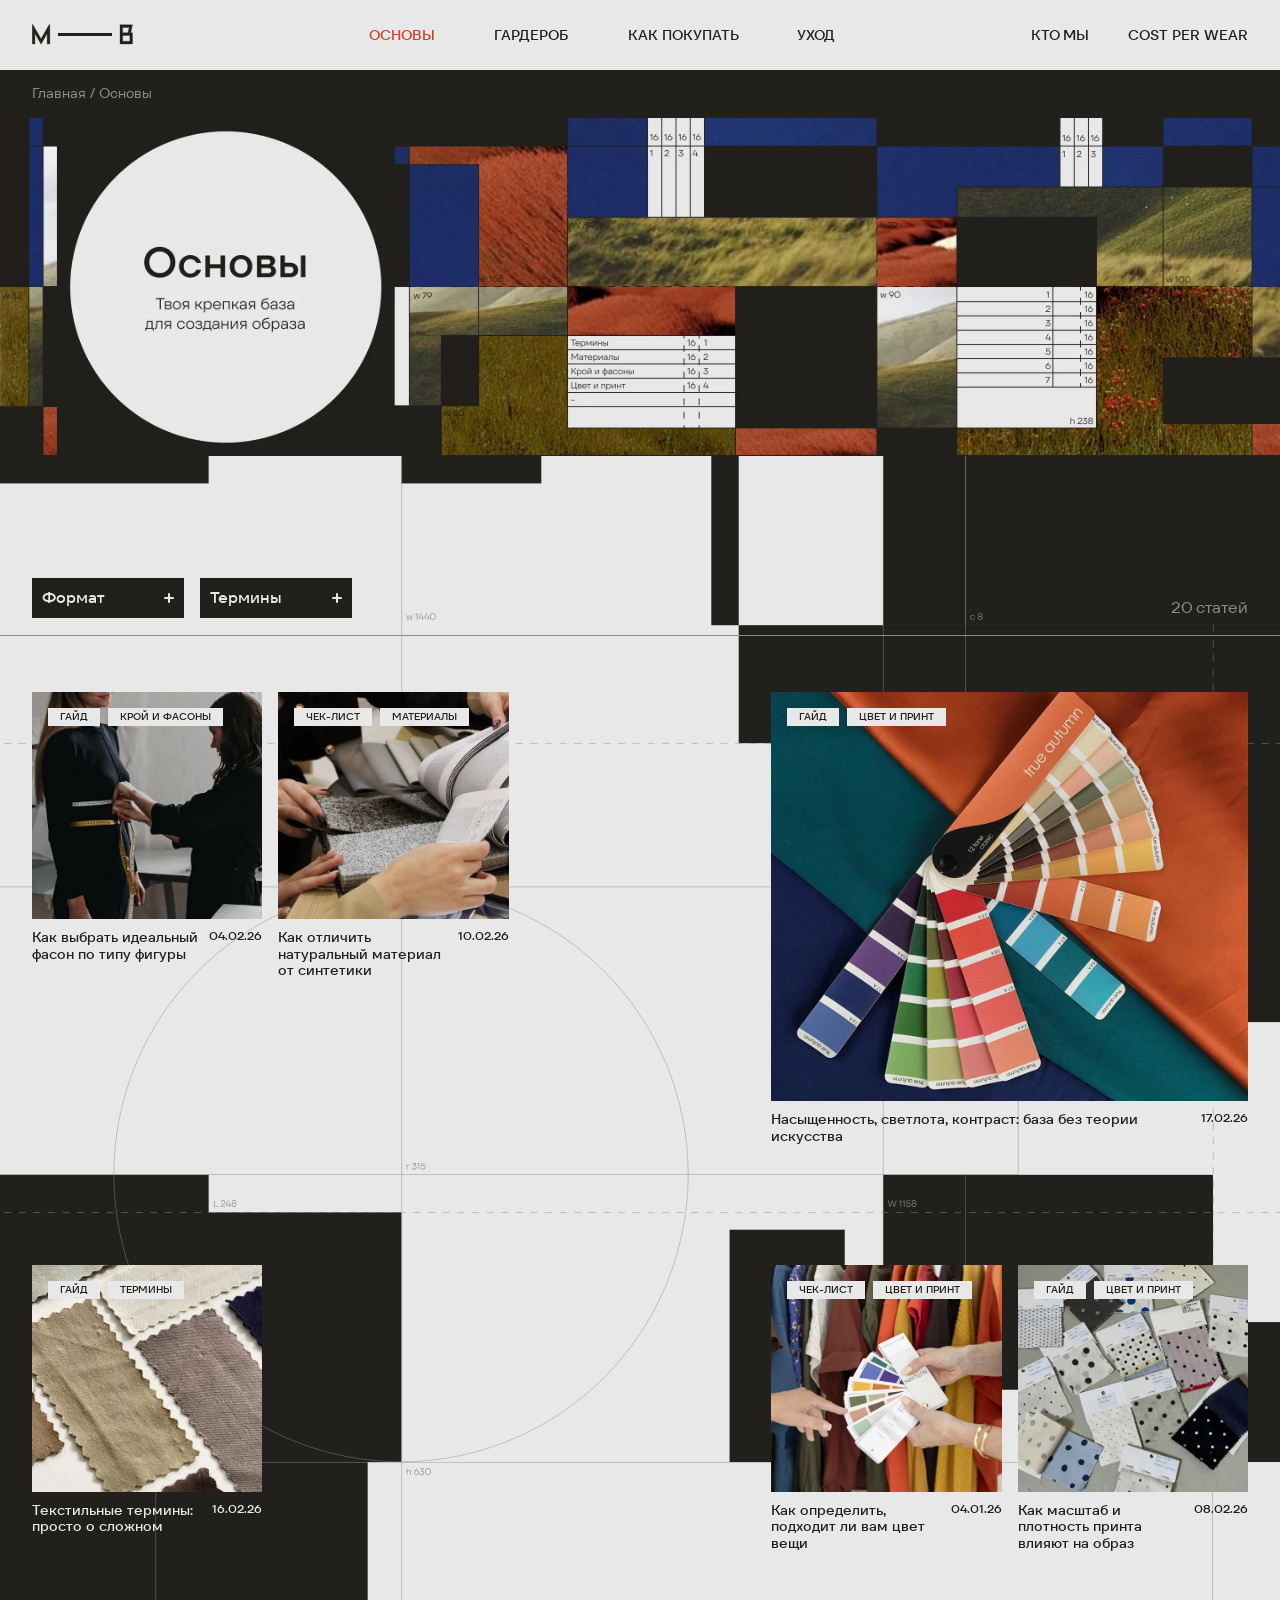
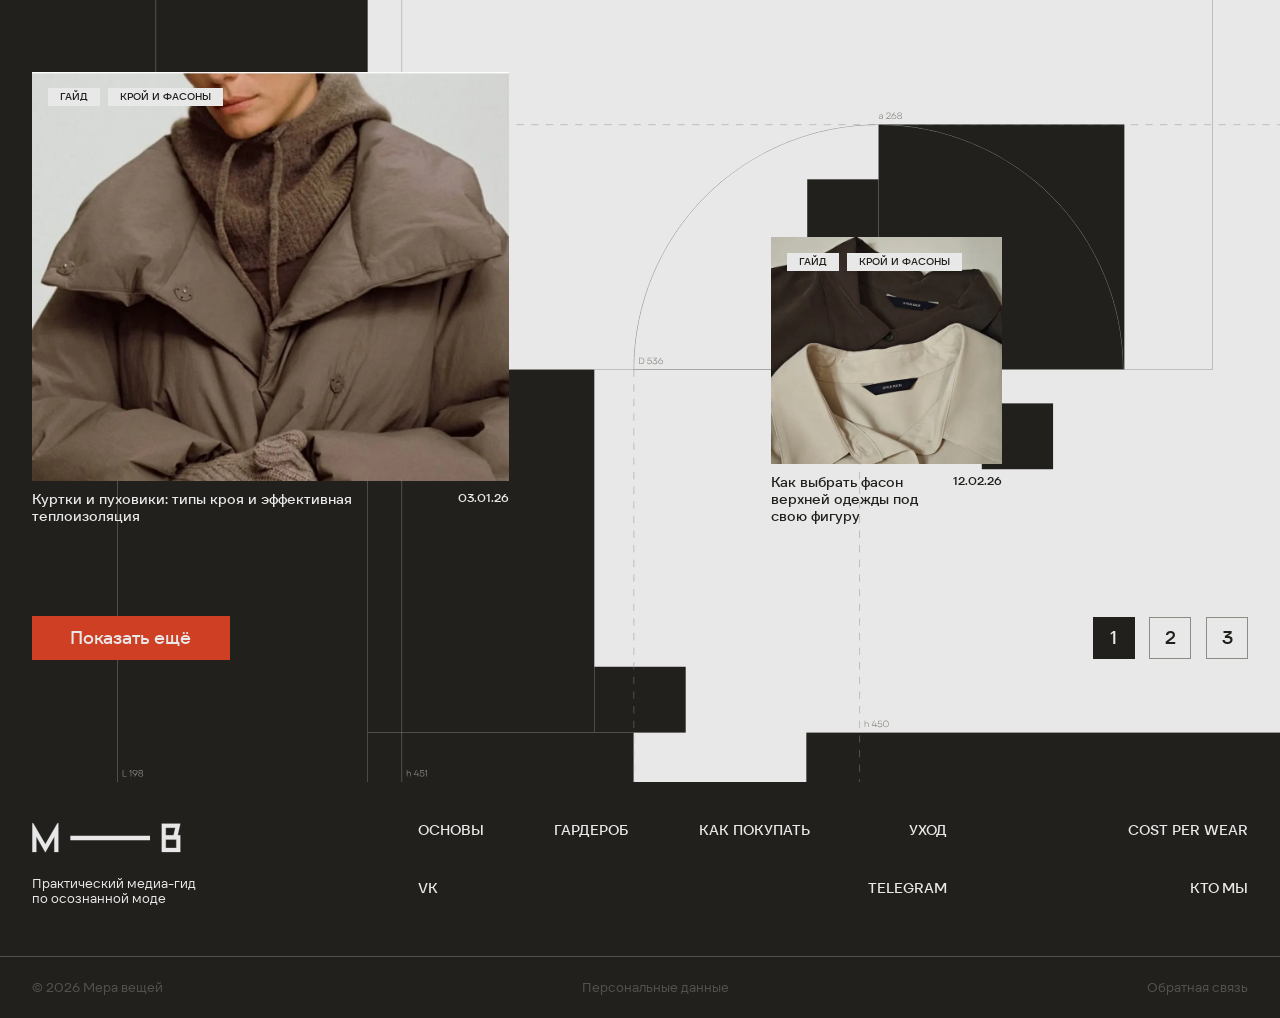
<file: basics.html>
﻿<!doctype html>
<html lang="en">
	<head>
		<meta charset="UTF-8">
		<meta name="viewport" content="width=device-width, initial-scale=1.0">
		<link rel="preload" href="./assets/fonts/TT_Firs_Text_Educational-Regular.woff2" as="font" type="font/woff2" defer>
		<link rel="preload" href="./assets/fonts/TT_Firs_Text_Educational-Normal.woff2" as="font" type="font/woff2" defer>
		<link rel="preload" href="./assets/fonts/TT_Firs_Text_Educational-Medium.woff2" as="font" type="font/woff2" defer>
		<link rel="preload" href="./assets/fonts/TT_Firs_Text_Educational-Light.woff2" as="font" type="font/woff2" defer>
		<link rel="shortcut icon" href="./assets/img/favicon.ico">
		<title>Основы</title>
		<script defer src="./assets/js/app.min.js?v=1781015024750"></script>
		<link rel="stylesheet" defer href="./assets/css/app.min.css?v=1781015024750">
	</head>
	<body>
		<div class="wrapper">
			<header data-fls-lp="" data-fls-header="" class="header">
				<div class="header__container">
					<div class="header__row">
						<div data-fls-logo-big="" data-fls-logo-delay="600" data-fls-logo-duration="1200" data-fls-logo-show-delay="-550" data-fls-logo-show-duration="700" class="animate">
							<div class="logo-inner">
								<img class="logo-big" src="./assets/img/logo_3.svg" alt="Image">
							</div>
						</div>
						<a data-fls-logo-small="" href="index.html" class="logo logo--header">
							<img src="./assets/img/logo.svg" alt="Логотип">
						</a>
						<div class="header__menu menu">
							<button type="button" title="Меню" data-fls-menu="" class="menu__icon icon-menu">
								<span></span>
								<div></div>
							</button>
							<nav class="menu__body">
								<ul class="menu__list">
									<li class="menu__item">
										<a href="basics.html" class="menu__link menu__link--active">Основы</a>
									</li>
									<li class="menu__item">
										<a href="wardrobe.html" class="menu__link">Гардероб</a>
									</li>
									<li class="menu__item">
										<a href="buy.html" class="menu__link">Как покупать</a>
									</li>
									<li class="menu__item">
										<a href="care.html" class="menu__link">Уход</a>
									</li>
								</ul>
								<ul class="menu__list menu__list--gap">
									<li class="menu__item">
										<a href="about.html" class="menu__link">Кто мы</a>
									</li>
									<li class="menu__item">
										<button data-fls-popup-link="calc" type="button" class="menu__link">Cost Per Wear</button>
									</li>
								</ul>
							</nav>
						</div>
					</div>
				</div>
			</header>
			<main data-fls-index="" class="page">
				<div data-fls-breadcrumbs="" class="breadcrumbs">
					<div class="breadcrumbs__container">
						<nav class="breadcrumbs__navigation">
							<ul class="breadcrumbs__list">
								<li class="breadcrumbs__item">
									<a href="index.html" class="breadcrumbs__link">
										<span>Главная</span>
									</a>
								</li>
								<li class="breadcrumbs__item">
									<span>Основы</span>
								</li>
							</ul>
						</nav>
						<div class="breadcrumbs__banner">
							<img class="breadcrumbs__image breadcrumbs__image--pc" width="1440" height="380" alt="Image" src="./assets/img/breadcrumbs_image_1.webp">
							<img class="breadcrumbs__image breadcrumbs__image--mobile" width="430" height="586" alt="Image" src="./assets/img/breadcrumbs_image_1-mobile.webp">
						</div>
					</div>
				</div>
				<div class="page__fon">
					<img class="fon" src="./assets/img/fon-basics.svg" alt="Fon">
					<div class="page__container">
						<div class="page__articles articles">
							<div class="articles__row">
								<div class="articles__lines">
									<div class="articles__line articles__line--width">
										<select name="form[]" data-fls-select="" data-fls-select-modif="form">
											<option value="Формат" selected>Формат</option>
											<option value="Гайд">Гайд</option>
											<option value="Чек-лист">Чек-лист</option>
										</select>
									</div>
									<div class="articles__line articles__line--width2">
										<select name="form[]" data-fls-select="" data-fls-select-modif="form">
											<option value="Термины" selected>Термины</option>
											<option value="Материалы">Материалы</option>
											<option value="Крой и фасоны">Крой и фасоны</option>
											<option value="Цвет и принт">Цвет и принт</option>
										</select>
									</div>
								</div>
								<div class="articles__name">20 статей</div>
							</div>
							<div class="page__cards page__cards--bottom4 cards">
								<div data-fls-grid="" data-fls-grid-cols="5" data-fls-grid-cycle-gap="1" data-fls-grid-cycle-space="0px" data-fls-grid-pattern="1,1,1,1;2,1,1,1;4,1,2,2;1,3,1,1;4,3,1,1;5,3,1,1;1,4,2,2;4,5,1,1" class="cards__grid-cards grid-cards grid-cards--bottom grid-cards--gap">
									<a href="#" class="card card--small">
										<div class="card__picture">
											<div class="card__tags tags">
												<div class="tags__tag">гайд</div>
												<div class="tags__tag">крой и фасоны</div>
											</div>
											<img class="card__image" loading="lazy" alt="Image" src="./assets/img/card_image_24.webp">
										</div>
										<div class="card__content">
											<div class="card__name">Как выбрать идеальный фасон по типу фигуры</div>
											<div class="card__date">04.02.26</div>
										</div>
									</a>
									<a href="checklist.html" class="card card--small">
										<div class="card__picture">
											<div class="card__tags tags">
												<div class="tags__tag">чек-лист</div>
												<div class="tags__tag">материалы</div>
											</div>
											<img class="card__image" loading="lazy" alt="Image" src="./assets/img/card_image_3.webp">
										</div>
										<div class="card__content">
											<div class="card__name">Как отличить натуральный материал от синтетики</div>
											<div class="card__date">10.02.26</div>
										</div>
									</a>
									<a href="#" class="card card--big3">
										<div class="card__picture">
											<div class="card__tags tags">
												<div class="tags__tag">гайд</div>
												<div class="tags__tag">цвет и принт</div>
											</div>
											<img class="card__image" loading="lazy" alt="Image" src="./assets/img/card_image_19.webp">
										</div>
										<div class="card__content">
											<div class="card__name">Насыщенность, светлота, контраст: база без теории искусства</div>
											<div class="card__date">17.02.26</div>
										</div>
									</a>
									<a href="#" class="card card--small">
										<div class="card__picture">
											<div class="card__tags tags">
												<div class="tags__tag">гайд</div>
												<div class="tags__tag">термины</div>
											</div>
											<img class="card__image" loading="lazy" alt="Image" src="./assets/img/card_image_20.webp">
										</div>
										<div class="card__content card__content--white">
											<div class="card__name">Текстильные термины: просто о сложном</div>
											<div class="card__date">16.02.26</div>
										</div>
									</a>
									<a href="#" class="card card--small">
										<div class="card__picture">
											<div class="card__tags tags">
												<div class="tags__tag">чек-лист</div>
												<div class="tags__tag">цвет и принт</div>
											</div>
											<img class="card__image" loading="lazy" alt="Image" src="./assets/img/card_image_21.webp">
										</div>
										<div class="card__content">
											<div class="card__name">Как определить, подходит ли вам цвет вещи</div>
											<div class="card__date">04.01.26</div>
										</div>
									</a>
									<a href="#" class="card card--small">
										<div class="card__picture">
											<div class="card__tags tags">
												<div class="tags__tag">гайд</div>
												<div class="tags__tag">цвет и принт</div>
											</div>
											<img class="card__image" loading="lazy" alt="Image" src="./assets/img/card_image_22.webp">
										</div>
										<div class="card__content">
											<div class="card__name">Как масштаб и плотность принта влияют на образ</div>
											<div class="card__date">08.02.26</div>
										</div>
									</a>
									<a href="#" class="card card--big3">
										<div class="card__picture">
											<div class="card__tags tags">
												<div class="tags__tag">гайд</div>
												<div class="tags__tag">крой и фасоны</div>
											</div>
											<img class="card__image" loading="lazy" alt="Image" src="./assets/img/card_image_23.webp">
										</div>
										<div class="card__content card__content--white">
											<div class="card__name">Куртки и пуховики: типы кроя и эффективная теплоизоляция</div>
											<div class="card__date">03.01.26</div>
										</div>
									</a>
									<a href="#" class="card card--small">
										<div class="card__picture">
											<div class="card__tags tags">
												<div class="tags__tag">гайд</div>
												<div class="tags__tag">крой и фасоны</div>
											</div>
											<img class="card__image" loading="lazy" alt="Image" src="./assets/img/card_image_4.webp">
										</div>
										<div class="card__content">
											<div class="card__name">Как выбрать фасон верхней одежды под свою фигуру</div>
											<div class="card__date">12.02.26</div>
										</div>
									</a>
								</div>
								<div class="cards__footer">
									<button type="button" data-fls-button="" class="button button--padding2 button--orange button--center">Показать ещё</button>
									<div data-fls-pagging="" class="pagging">
										<ul class="pagging__items">
											<li class="pagging__item">
												<a href="#" class="pagging__link --active">1</a>
											</li>
											<li class="pagging__item">
												<a href="#" class="pagging__link">2</a>
											</li>
											<li class="pagging__item">
												<a href="#" class="pagging__link">3</a>
											</li>
										</ul>
									</div>
								</div>
							</div>
						</div>
					</div>
				</div>
			</main>
			<footer data-fls-footer="" class="footer">
				<div class="footer__container">
					<div class="footer__row">
						<div class="footer__box">
							<div class="footer__content">
								<a href="index.html" class="footer__logo logo logo--size">
									<img src="./assets/img/logo_2.svg" loading="lazy" alt="Логотип" title="Логотип">
								</a>
								<div class="footer__name">Практический медиа-гид по осознанной моде</div>
							</div>
							<ul class="footer__mobile"></ul>
						</div>
						<div class="footer__menu menu-footer">
							<nav class="menu-footer__body">
								<ul class="menu-footer__list menu-footer__list--center">
									<li class="menu-footer__item menu-footer__item--left">
										<a href="basics.html" class="menu-footer__link">Основы</a>
									</li>
									<li class="menu-footer__item menu-footer__item--right">
										<a href="wardrobe.html" class="menu-footer__link">гардероб</a>
									</li>
									<li class="menu-footer__item">
										<a href="buy.html" class="menu-footer__link">Как покупать</a>
									</li>
									<li class="menu-footer__item menu-footer__item--left">
										<a href="care.html" class="menu-footer__link">уход</a>
									</li>
									<li data-fls-dynamic=".footer__mobile, 767.98" class="menu-footer__item">
										<a href="https://vk.com/mera_veshei" target="_blank" rel="nofollow" class="menu-footer__link">VK</a>
									</li>
									<li data-fls-dynamic=".footer__mobile, 767.98,0" class="menu-footer__item">
										<a href="https://t.me/mera_veshei" target="_blank" rel="nofollow" class="menu-footer__link">telegram</a>
									</li>
								</ul>
							</nav>
						</div>
						<ul class="menu-footer__list menu-footer__list--right">
							<li data-fls-dynamic=".menu-footer__list--center, 767.98" class="menu-footer__item">
								<a data-fls-popup-link="calc" data-fls-button="" class="menu-footer__link">cost per wear</a>
							</li>
							<li data-fls-dynamic=".menu-footer__list--center, 767.98" class="menu-footer__item menu-footer__item--right">
								<a href="about.html" class="menu-footer__link">кто мы</a>
							</li>
						</ul>
					</div>
					<div class="footer__elements">
						<div class="footer__copyright">
							©
							<span data-fls-copyright=""></span>
							Мера вещей
						</div>
						<a href="#" class="footer__link">Персональные данные</a>
						<a href="#" class="footer__link">Обратная связь</a>
					</div>
				</div>
			</footer>
		</div>
		<div data-fls-popup="calc" aria-hidden="true" class="popup">
			<div data-fls-popup-wrapper="" class="popup__wrapper">
				<div data-fls-popup-body="" class="popup__body">
					<form action="#" data-fls-popup-content="" class="popup__column">
						<div class="popup__box">
							<div class="popup__row">
								<div class="popup__title">
									Калькулятор
									<br>
									Cost Per Wear
									<div data-fls-tip="CPW — это понятие, которое позволяет оценить реальную стоимость каждой вещи. Дословно можно перевести как «Стоимость одной носки»." class="tippy --icon-tippy"></div>
								</div>
								<button data-fls-popup-close="" type="button" class="popup__close">
									<svg viewbox="0 0 23 23" fill="none" xmlns="http://www.w3.org/2000/svg">
										<path d="M1.73333 1.48883L21.5469 21.0288" stroke-linecap="round"></path>
										<path d="M21.2667 1.48883L1.45309 21.0288" stroke-linecap="round"></path>
									</svg>
								</button>
							</div>
							<div data-fls-tabs="" data-fls-tabs-animate="" class="tabs">
								<nav data-fls-tabs-titles="" class="tabs__navigation">
									<button type="button" class="tabs__title --tab-active">Базовый</button>
									<button type="button" class="tabs__title">Продвинутый</button>
								</nav>
								<div data-fls-tabs-body="" class="tabs__content">
									<div class="tabs__body">
										<div class="calc-block">
											<div class="calc-block__lines">
												<div class="calc-block__line">
													<div class="calc-block__label">Стоимость вещи (₽)</div>
													<input data-fls-input="" class="calc-block__input" type="text" name="Текст" placeholder="Введите число" autocomplete="off">
												</div>
											</div>
											<div class="calc-block__lines">
												<div class="calc-block__line">
													<div class="calc-block__label">Количество носок</div>
													<select name="form[]" data-fls-select="" data-fls-select-modif="bg">
														<option value="Почти каждый день" selected>Почти каждый день</option>
														<option value="Несколько раз в неделю">Несколько раз в неделю</option>
														<option value="Несколько раз в месяц">Несколько раз в месяц</option>
														<option value="Пару раз в год">Пару раз в год</option>
													</select>
												</div>
												<div class="calc-block__line">
													<div class="calc-block__label">
														Срок службы
														<div data-fls-tip="Как думаете, сколько лет прослужит вам эта вещь? Или сколько лет вы планируете её носить?" class="tippy --icon-tippy"></div>
													</div>
													<input data-fls-input="" class="calc-block__input" type="text" name="Текст" placeholder="Введите число (лет)" autocomplete="off">
												</div>
											</div>
										</div>
									</div>
									<div class="tabs__body">
										<div class="calc-block">
											<div class="calc-block__lines">
												<div class="calc-block__line">
													<div class="calc-block__label">Стоимость вещи (₽)</div>
													<input data-fls-input="" class="calc-block__input" type="text" name="Текст" placeholder="Введите число" autocomplete="off">
												</div>
												<div class="calc-block__line">
													<div class="calc-block__label">
														Доплаты при покупке
														<div data-fls-tip="Дополнительные траты при покупке вещи. Платили ли вы за доставку, подгонку, упаковку, что-то ещё?" class="tippy --icon-tippy"></div>
													</div>
													<input data-fls-input="" class="calc-block__input" type="text" name="Текст" placeholder="Введите число" autocomplete="off">
												</div>
											</div>
											<div class="calc-block__lines">
												<div class="calc-block__line">
													<div class="calc-block__label">Количество носок</div>
													<select name="form[]" data-fls-select="" data-fls-select-modif="bg">
														<option value="Почти каждый день" selected>Почти каждый день</option>
														<option value="Несколько раз в неделю">Несколько раз в неделю</option>
														<option value="Несколько раз в месяц">Несколько раз в месяц</option>
														<option value="Пару раз в год">Пару раз в год</option>
													</select>
												</div>
												<div class="calc-block__line">
													<div class="calc-block__label">
														Срок службы
														<div data-fls-tip="Как думаете, сколько лет прослужит вам эта вещь? Или сколько лет вы планируете её носить?" class="tippy --icon-tippy"></div>
													</div>
													<input data-fls-input="" class="calc-block__input" type="text" name="Текст" placeholder="Введите число (лет)" autocomplete="off">
												</div>
											</div>
											<div class="calc-block__lines">
												<div class="calc-block__line">
													<div class="calc-block__label">
														Стоимость одного ухода
														<div data-fls-tip="Во сколько вам обходится одна стирка/химчистка?" class="tippy --icon-tippy"></div>
													</div>
													<input data-fls-input="" class="calc-block__input" type="text" name="Текст" placeholder="Введите число (лет)" autocomplete="off">
												</div>
												<div class="calc-block__line">
													<div class="calc-block__label">
														Частота ухода
														<div data-fls-tip="Раз в какое время вам необходимо стирать вещь или относить её в химчистку?" class="tippy --icon-tippy"></div>
													</div>
													<input data-fls-input="" class="calc-block__input" type="text" name="Текст" placeholder="Введите число (лет)" autocomplete="off">
												</div>
											</div>
										</div>
									</div>
								</div>
							</div>
						</div>
						<div class="popup__modules">
							<div class="popup__module">
								<div class="popup__element">продвинутый cost per wear</div>
								<div class="popup__price">
									<span>1450₽</span>
									за носку
								</div>
							</div>
							<div class="popup__module">
								<div class="popup__element popup__element--red">рекомендация</div>
								<div class="popup__text">
									Хорошо обдумайте вашу покупку. Возможно стоит найти вещь подешевле или носить эту реже.
								</div>
							</div>
						</div>
					</form>
				</div>
			</div>
		</div>
	<script defer src="./assets/js/cpw.js"></script></body>
</html>
</file>
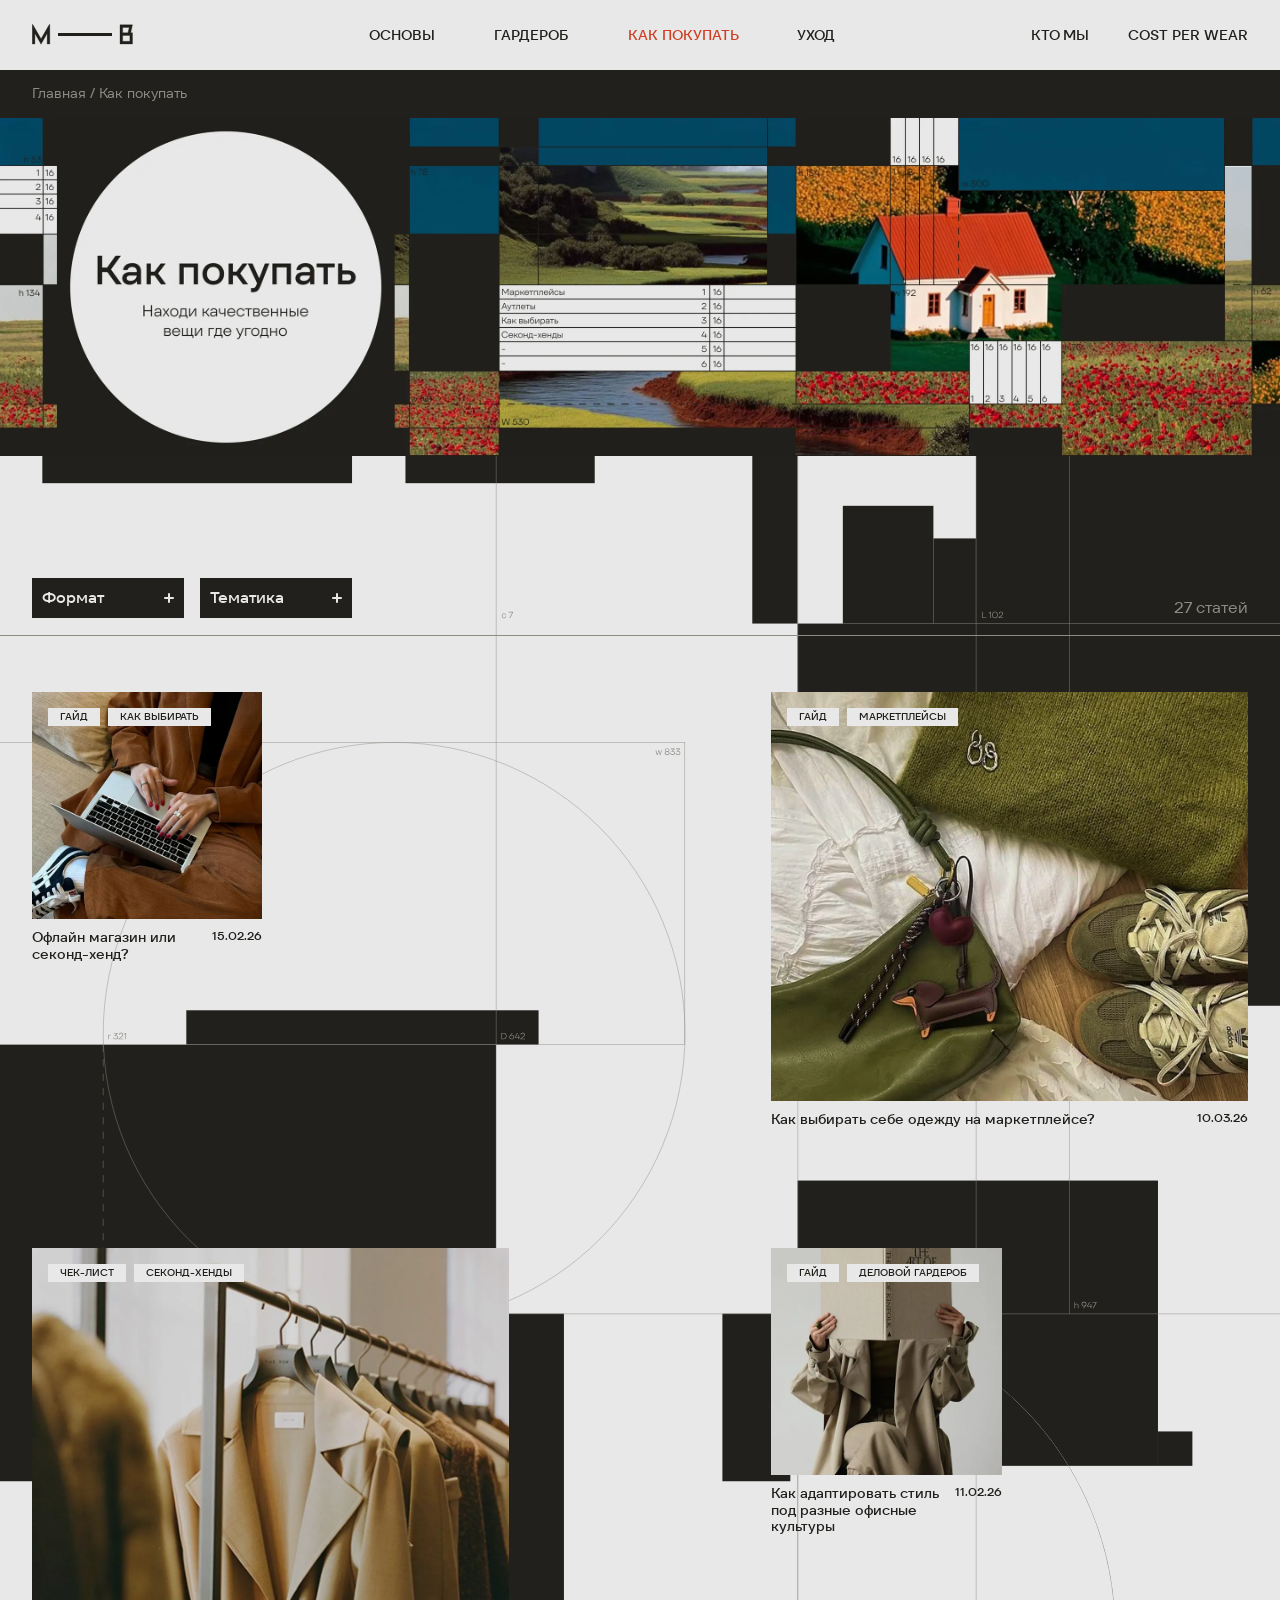
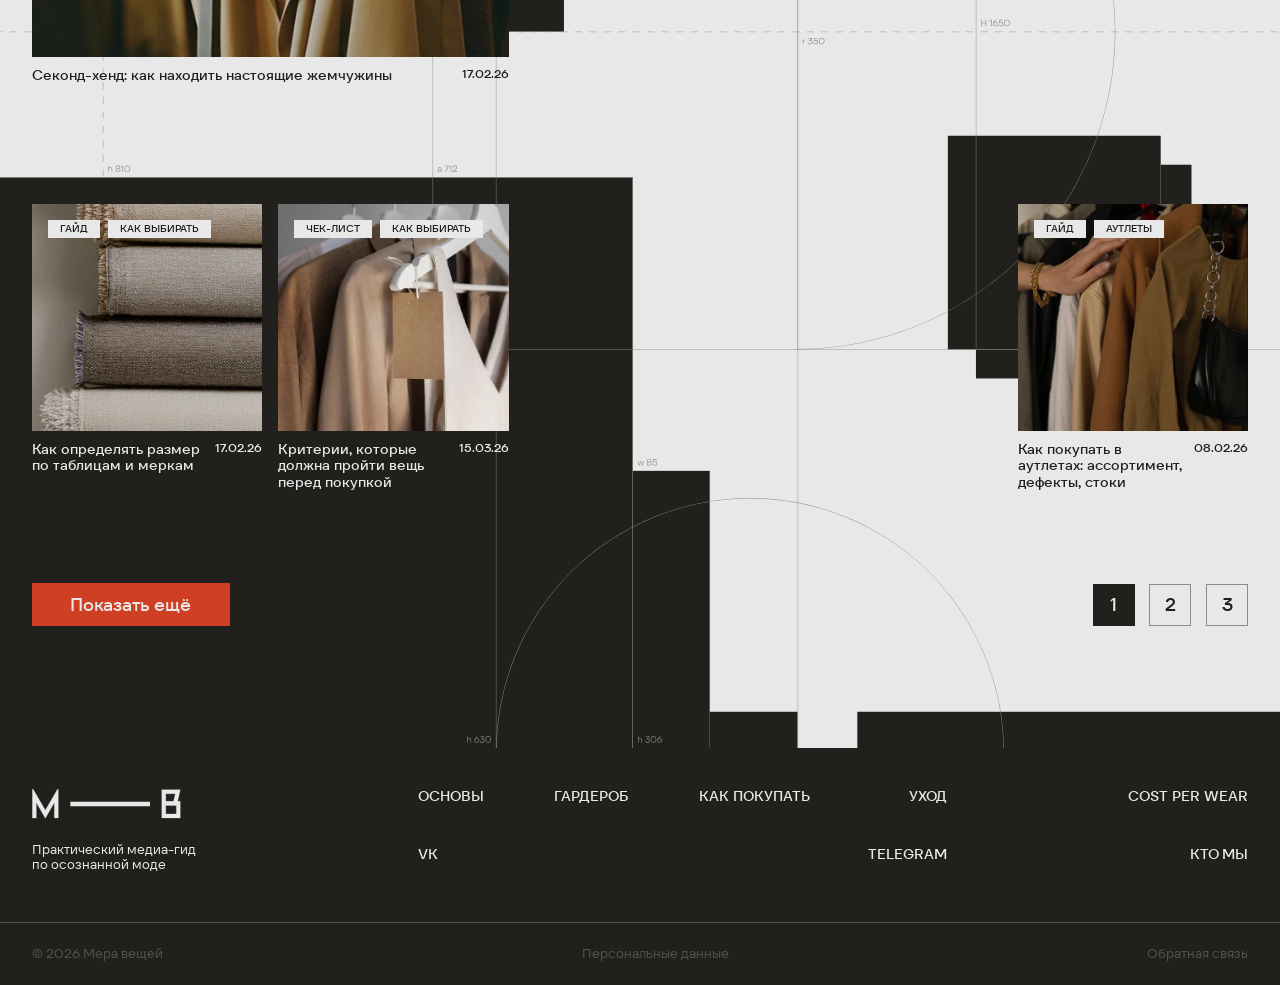
<file: buy.html>
﻿<!doctype html>
<html lang="en">
	<head>
		<meta charset="UTF-8">
		<meta name="viewport" content="width=device-width, initial-scale=1.0">
		<link rel="preload" href="./assets/fonts/TT_Firs_Text_Educational-Regular.woff2" as="font" type="font/woff2" defer>
		<link rel="preload" href="./assets/fonts/TT_Firs_Text_Educational-Normal.woff2" as="font" type="font/woff2" defer>
		<link rel="preload" href="./assets/fonts/TT_Firs_Text_Educational-Medium.woff2" as="font" type="font/woff2" defer>
		<link rel="preload" href="./assets/fonts/TT_Firs_Text_Educational-Light.woff2" as="font" type="font/woff2" defer>
		<link rel="shortcut icon" href="./assets/img/favicon.ico">
		<title>Как покупать</title>
		<script defer src="./assets/js/app.min.js?v=1781015024753"></script>
		<link rel="stylesheet" defer href="./assets/css/app.min.css?v=1781015024753">
	</head>
	<body>
		<div class="wrapper">
			<header data-fls-lp="" data-fls-header="" class="header">
				<div class="header__container">
					<div class="header__row">
						<div data-fls-logo-big="" data-fls-logo-delay="600" data-fls-logo-duration="1200" data-fls-logo-show-delay="-550" data-fls-logo-show-duration="700" class="animate">
							<div class="logo-inner">
								<img class="logo-big" src="./assets/img/logo_3.svg" alt="Image">
							</div>
						</div>
						<a data-fls-logo-small="" href="index.html" class="logo logo--header">
							<img src="./assets/img/logo.svg" alt="Логотип">
						</a>
						<div class="header__menu menu">
							<button type="button" title="Меню" data-fls-menu="" class="menu__icon icon-menu">
								<span></span>
								<div></div>
							</button>
							<nav class="menu__body">
								<ul class="menu__list">
									<li class="menu__item">
										<a href="basics.html" class="menu__link">Основы</a>
									</li>
									<li class="menu__item">
										<a href="wardrobe.html" class="menu__link">Гардероб</a>
									</li>
									<li class="menu__item">
										<a href="buy.html" class="menu__link menu__link--active">Как покупать</a>
									</li>
									<li class="menu__item">
										<a href="care.html" class="menu__link">Уход</a>
									</li>
								</ul>
								<ul class="menu__list menu__list--gap">
									<li class="menu__item">
										<a href="about.html" class="menu__link">Кто мы</a>
									</li>
									<li class="menu__item">
										<button data-fls-popup-link="calc" type="button" class="menu__link">Cost Per Wear</button>
									</li>
								</ul>
							</nav>
						</div>
					</div>
				</div>
			</header>
			<main data-fls-index="" class="page">
				<div data-fls-breadcrumbs="" class="breadcrumbs">
					<div class="breadcrumbs__container">
						<nav class="breadcrumbs__navigation">
							<ul class="breadcrumbs__list">
								<li class="breadcrumbs__item">
									<a href="index.html" class="breadcrumbs__link">
										<span>Главная</span>
									</a>
								</li>
								<li class="breadcrumbs__item">
									<span>Как покупать</span>
								</li>
							</ul>
						</nav>
						<div class="breadcrumbs__banner">
							<img class="breadcrumbs__image breadcrumbs__image--pc" width="1440" height="380" alt="Image" src="./assets/img/breadcrumbs_image_3.webp">
							<img class="breadcrumbs__image breadcrumbs__image--mobile" width="430" height="586" alt="Image" src="./assets/img/breadcrumbs_image_3-mobile.webp">
						</div>
					</div>
				</div>
				<div class="page__fon">
					<img class="fon" src="./assets/img/fon-buy.svg" alt="Fon">
					<div class="page__container">
						<div class="page__articles articles">
							<div class="articles__row">
								<div class="articles__lines">
									<div class="articles__line articles__line--width">
										<select name="form[]" data-fls-select="" data-fls-select-modif="form">
											<option value="Формат" selected>Формат</option>
											<option value="Гайд">Гайд</option>
											<option value="Чек-лист">Чек-лист</option>
										</select>
									</div>
									<div class="articles__line articles__line--width2">
										<select name="form[]" data-fls-select="" data-fls-select-modif="form">
											<option value="Тематика" selected>Тематика</option>
											<option value="Маркетплейсы">Маркетплейсы</option>
											<option value="Аутлеты">Аутлеты</option>
											<option value="Как выбирать">Как выбирать</option>
										</select>
									</div>
								</div>
								<div class="articles__name">27 статей</div>
							</div>
							<div class="page__cards page__cards--bottom4 cards">
								<div data-fls-grid="" data-fls-grid-cols="5" data-fls-grid-cycle-gap="1" data-fls-grid-cycle-space="0px" data-fls-grid-pattern="1,1,1,1;4,1,2,1;1,2,2,2;4,2,1,1;1,4,1,1;2,4,1,1;5,4,1,1" class="cards__grid-cards grid-cards grid-cards--bottom grid-cards--gap">
									<a href="#" class="card card--small">
										<div class="card__picture">
											<div class="card__tags tags">
												<div class="tags__tag">гайд</div>
												<div class="tags__tag">как выбирать</div>
											</div>
											<img class="card__image" loading="lazy" alt="Image" src="./assets/img/card_image_6.webp">
										</div>
										<div class="card__content">
											<div class="card__name">Офлайн магазин или секонд-хенд?</div>
											<div class="card__date">15.02.26</div>
										</div>
									</a>
									<a href="#" class="card card--big3">
										<div class="card__picture">
											<div class="card__tags tags">
												<div class="tags__tag">гайд</div>
												<div class="tags__tag">маркетплейсы</div>
											</div>
											<img class="card__image" loading="lazy" alt="Image" src="./assets/img/card_image_10.webp">
										</div>
										<div class="card__content">
											<div class="card__name">Как выбирать себе одежду на маркетплейсе?</div>
											<div class="card__date">10.03.26</div>
										</div>
									</a>
									<a href="#" class="card card--big3">
										<div class="card__picture">
											<div class="card__tags tags">
												<div class="tags__tag">чек-лист</div>
												<div class="tags__tag">секонд-хенды</div>
											</div>
											<img class="card__image" loading="lazy" alt="Image" src="./assets/img/card_image_28.webp">
										</div>
										<div class="card__content">
											<div class="card__name">Секонд-хенд: как находить настоящие жемчужины</div>
											<div class="card__date">17.02.26</div>
										</div>
									</a>
									<a href="#" class="card card--small">
										<div class="card__picture">
											<div class="card__tags tags">
												<div class="tags__tag">гайд</div>
												<div class="tags__tag">деловой гардероб</div>
											</div>
											<img class="card__image" loading="lazy" alt="Image" src="./assets/img/card_image_7.webp">
										</div>
										<div class="card__content">
											<div class="card__name">Как адаптировать стиль под разные офисные культуры</div>
											<div class="card__date">11.02.26</div>
										</div>
									</a>
									<a href="#" class="card card--small">
										<div class="card__picture">
											<div class="card__tags tags">
												<div class="tags__tag">гайд</div>
												<div class="tags__tag">как выбирать</div>
											</div>
											<img class="card__image" loading="lazy" alt="Image" src="./assets/img/card_image_29.webp">
										</div>
										<div class="card__content card__content--white">
											<div class="card__name">Как определять размер по таблицам и меркам</div>
											<div class="card__date">17.02.26</div>
										</div>
									</a>
									<a href="checkups.html" class="card">
										<div class="card__picture">
											<div class="card__tags tags">
												<div class="tags__tag">чек-лист</div>
												<div class="tags__tag">как выбирать</div>
											</div>
											<img class="card__image" loading="lazy" alt="Image" src="./assets/img/card_image_30.webp">
										</div>
										<div class="card__content card__content--white">
											<div class="card__name">Критерии, которые должна пройти вещь перед покупкой</div>
											<div class="card__date">15.03.26</div>
										</div>
									</a>
									<a href="#" class="card">
										<div class="card__picture">
											<div class="card__tags tags">
												<div class="tags__tag">гайд</div>
												<div class="tags__tag">аутлеты</div>
											</div>
											<img class="card__image" loading="lazy" alt="Image" src="./assets/img/card_image_8.webp">
										</div>
										<div class="card__content">
											<div class="card__name">Как покупать в аутлетах: ассортимент, дефекты, стоки</div>
											<div class="card__date">08.02.26</div>
										</div>
									</a>
								</div>
								<div class="cards__footer">
									<button type="button" data-fls-button="" class="button button--padding2 button--orange button--center">Показать ещё</button>
									<div data-fls-pagging="" class="pagging">
										<ul class="pagging__items">
											<li class="pagging__item">
												<a href="#" class="pagging__link --active">1</a>
											</li>
											<li class="pagging__item">
												<a href="#" class="pagging__link">2</a>
											</li>
											<li class="pagging__item">
												<a href="#" class="pagging__link">3</a>
											</li>
										</ul>
									</div>
								</div>
							</div>
						</div>
					</div>
				</div>
			</main>
			<footer data-fls-footer="" class="footer">
				<div class="footer__container">
					<div class="footer__row">
						<div class="footer__box">
							<div class="footer__content">
								<a href="index.html" class="footer__logo logo logo--size">
									<img src="./assets/img/logo_2.svg" loading="lazy" alt="Логотип" title="Логотип">
								</a>
								<div class="footer__name">Практический медиа-гид по осознанной моде</div>
							</div>
							<ul class="footer__mobile"></ul>
						</div>
						<div class="footer__menu menu-footer">
							<nav class="menu-footer__body">
								<ul class="menu-footer__list menu-footer__list--center">
									<li class="menu-footer__item menu-footer__item--left">
										<a href="basics.html" class="menu-footer__link">Основы</a>
									</li>
									<li class="menu-footer__item menu-footer__item--right">
										<a href="wardrobe.html" class="menu-footer__link">гардероб</a>
									</li>
									<li class="menu-footer__item">
										<a href="buy.html" class="menu-footer__link">Как покупать</a>
									</li>
									<li class="menu-footer__item menu-footer__item--left">
										<a href="care.html" class="menu-footer__link">уход</a>
									</li>
									<li data-fls-dynamic=".footer__mobile, 767.98" class="menu-footer__item">
										<a href="https://vk.com/mera_veshei" target="_blank" rel="nofollow" class="menu-footer__link">VK</a>
									</li>
									<li data-fls-dynamic=".footer__mobile, 767.98,0" class="menu-footer__item">
										<a href="https://t.me/mera_veshei" target="_blank" rel="nofollow" class="menu-footer__link">telegram</a>
									</li>
								</ul>
							</nav>
						</div>
						<ul class="menu-footer__list menu-footer__list--right">
							<li data-fls-dynamic=".menu-footer__list--center, 767.98" class="menu-footer__item">
								<a data-fls-popup-link="calc" data-fls-button="" class="menu-footer__link">cost per wear</a>
							</li>
							<li data-fls-dynamic=".menu-footer__list--center, 767.98" class="menu-footer__item menu-footer__item--right">
								<a href="about.html" class="menu-footer__link">кто мы</a>
							</li>
						</ul>
					</div>
					<div class="footer__elements">
						<div class="footer__copyright">
							©
							<span data-fls-copyright=""></span>
							Мера вещей
						</div>
						<a href="#" class="footer__link">Персональные данные</a>
						<a href="#" class="footer__link">Обратная связь</a>
					</div>
				</div>
			</footer>
		</div>
		<div data-fls-popup="calc" aria-hidden="true" class="popup">
			<div data-fls-popup-wrapper="" class="popup__wrapper">
				<div data-fls-popup-body="" class="popup__body">
					<form action="#" data-fls-popup-content="" class="popup__column">
						<div class="popup__box">
							<div class="popup__row">
								<div class="popup__title">
									Калькулятор
									<br>
									Cost Per Wear
									<div data-fls-tip="CPW — это понятие, которое позволяет оценить реальную стоимость каждой вещи. Дословно можно перевести как «Стоимость одной носки»." class="tippy --icon-tippy"></div>
								</div>
								<button data-fls-popup-close="" type="button" class="popup__close">
									<svg viewbox="0 0 23 23" fill="none" xmlns="http://www.w3.org/2000/svg">
										<path d="M1.73333 1.48883L21.5469 21.0288" stroke-linecap="round"></path>
										<path d="M21.2667 1.48883L1.45309 21.0288" stroke-linecap="round"></path>
									</svg>
								</button>
							</div>
							<div data-fls-tabs="" data-fls-tabs-animate="" class="tabs">
								<nav data-fls-tabs-titles="" class="tabs__navigation">
									<button type="button" class="tabs__title --tab-active">Базовый</button>
									<button type="button" class="tabs__title">Продвинутый</button>
								</nav>
								<div data-fls-tabs-body="" class="tabs__content">
									<div class="tabs__body">
										<div class="calc-block">
											<div class="calc-block__lines">
												<div class="calc-block__line">
													<div class="calc-block__label">Стоимость вещи (₽)</div>
													<input data-fls-input="" class="calc-block__input" type="text" name="Текст" placeholder="Введите число" autocomplete="off">
												</div>
											</div>
											<div class="calc-block__lines">
												<div class="calc-block__line">
													<div class="calc-block__label">Количество носок</div>
													<select name="form[]" data-fls-select="" data-fls-select-modif="bg">
														<option value="Почти каждый день" selected>Почти каждый день</option>
														<option value="Несколько раз в неделю">Несколько раз в неделю</option>
														<option value="Несколько раз в месяц">Несколько раз в месяц</option>
														<option value="Пару раз в год">Пару раз в год</option>
													</select>
												</div>
												<div class="calc-block__line">
													<div class="calc-block__label">
														Срок службы
														<div data-fls-tip="Как думаете, сколько лет прослужит вам эта вещь? Или сколько лет вы планируете её носить?" class="tippy --icon-tippy"></div>
													</div>
													<input data-fls-input="" class="calc-block__input" type="text" name="Текст" placeholder="Введите число (лет)" autocomplete="off">
												</div>
											</div>
										</div>
									</div>
									<div class="tabs__body">
										<div class="calc-block">
											<div class="calc-block__lines">
												<div class="calc-block__line">
													<div class="calc-block__label">Стоимость вещи (₽)</div>
													<input data-fls-input="" class="calc-block__input" type="text" name="Текст" placeholder="Введите число" autocomplete="off">
												</div>
												<div class="calc-block__line">
													<div class="calc-block__label">
														Доплаты при покупке
														<div data-fls-tip="Дополнительные траты при покупке вещи. Платили ли вы за доставку, подгонку, упаковку, что-то ещё?" class="tippy --icon-tippy"></div>
													</div>
													<input data-fls-input="" class="calc-block__input" type="text" name="Текст" placeholder="Введите число" autocomplete="off">
												</div>
											</div>
											<div class="calc-block__lines">
												<div class="calc-block__line">
													<div class="calc-block__label">Количество носок</div>
													<select name="form[]" data-fls-select="" data-fls-select-modif="bg">
														<option value="Почти каждый день" selected>Почти каждый день</option>
														<option value="Несколько раз в неделю">Несколько раз в неделю</option>
														<option value="Несколько раз в месяц">Несколько раз в месяц</option>
														<option value="Пару раз в год">Пару раз в год</option>
													</select>
												</div>
												<div class="calc-block__line">
													<div class="calc-block__label">
														Срок службы
														<div data-fls-tip="Как думаете, сколько лет прослужит вам эта вещь? Или сколько лет вы планируете её носить?" class="tippy --icon-tippy"></div>
													</div>
													<input data-fls-input="" class="calc-block__input" type="text" name="Текст" placeholder="Введите число (лет)" autocomplete="off">
												</div>
											</div>
											<div class="calc-block__lines">
												<div class="calc-block__line">
													<div class="calc-block__label">
														Стоимость одного ухода
														<div data-fls-tip="Во сколько вам обходится одна стирка/химчистка?" class="tippy --icon-tippy"></div>
													</div>
													<input data-fls-input="" class="calc-block__input" type="text" name="Текст" placeholder="Введите число (лет)" autocomplete="off">
												</div>
												<div class="calc-block__line">
													<div class="calc-block__label">
														Частота ухода
														<div data-fls-tip="Раз в какое время вам необходимо стирать вещь или относить её в химчистку?" class="tippy --icon-tippy"></div>
													</div>
													<input data-fls-input="" class="calc-block__input" type="text" name="Текст" placeholder="Введите число (лет)" autocomplete="off">
												</div>
											</div>
										</div>
									</div>
								</div>
							</div>
						</div>
						<div class="popup__modules">
							<div class="popup__module">
								<div class="popup__element">продвинутый cost per wear</div>
								<div class="popup__price">
									<span>1450₽</span>
									за носку
								</div>
							</div>
							<div class="popup__module">
								<div class="popup__element popup__element--red">рекомендация</div>
								<div class="popup__text">
									Хорошо обдумайте вашу покупку. Возможно стоит найти вещь подешевле или носить эту реже.
								</div>
							</div>
						</div>
					</form>
				</div>
			</div>
		</div>
	<script defer src="./assets/js/cpw.js"></script></body>
</html>
</file>
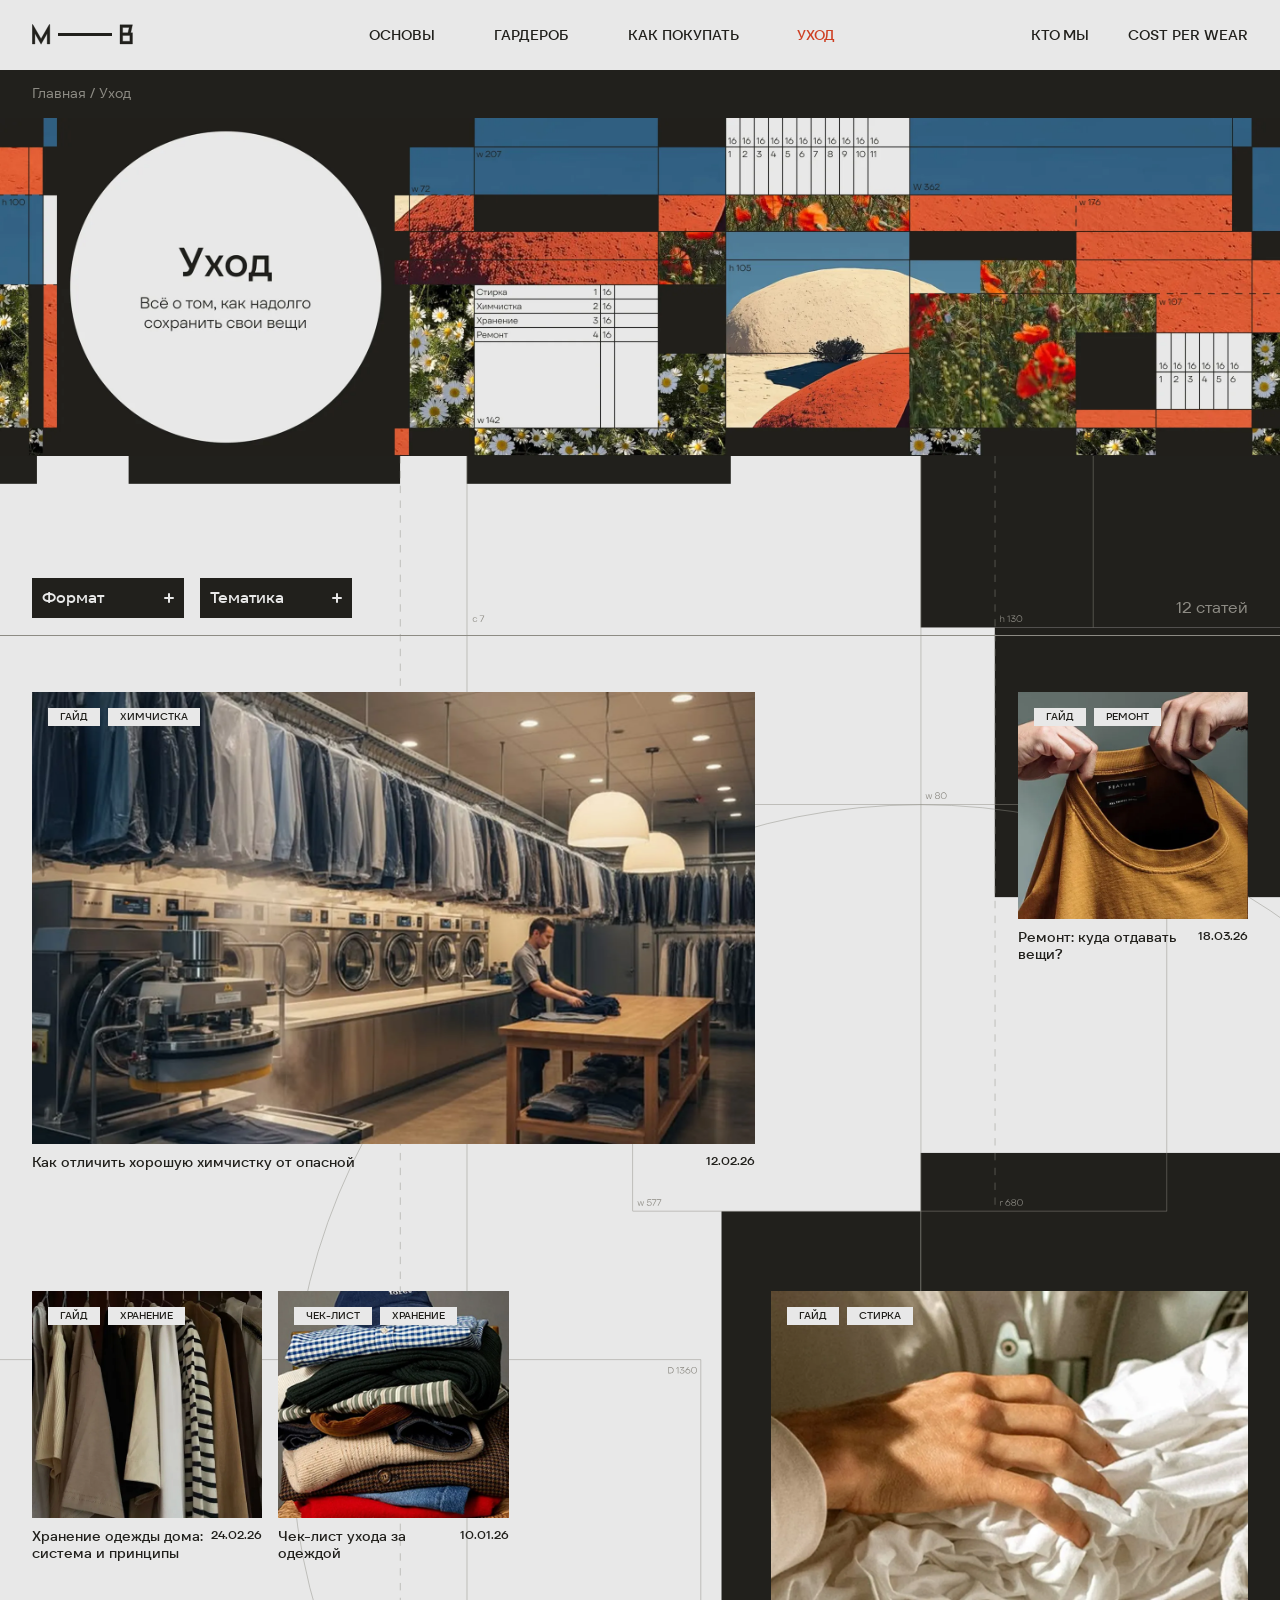
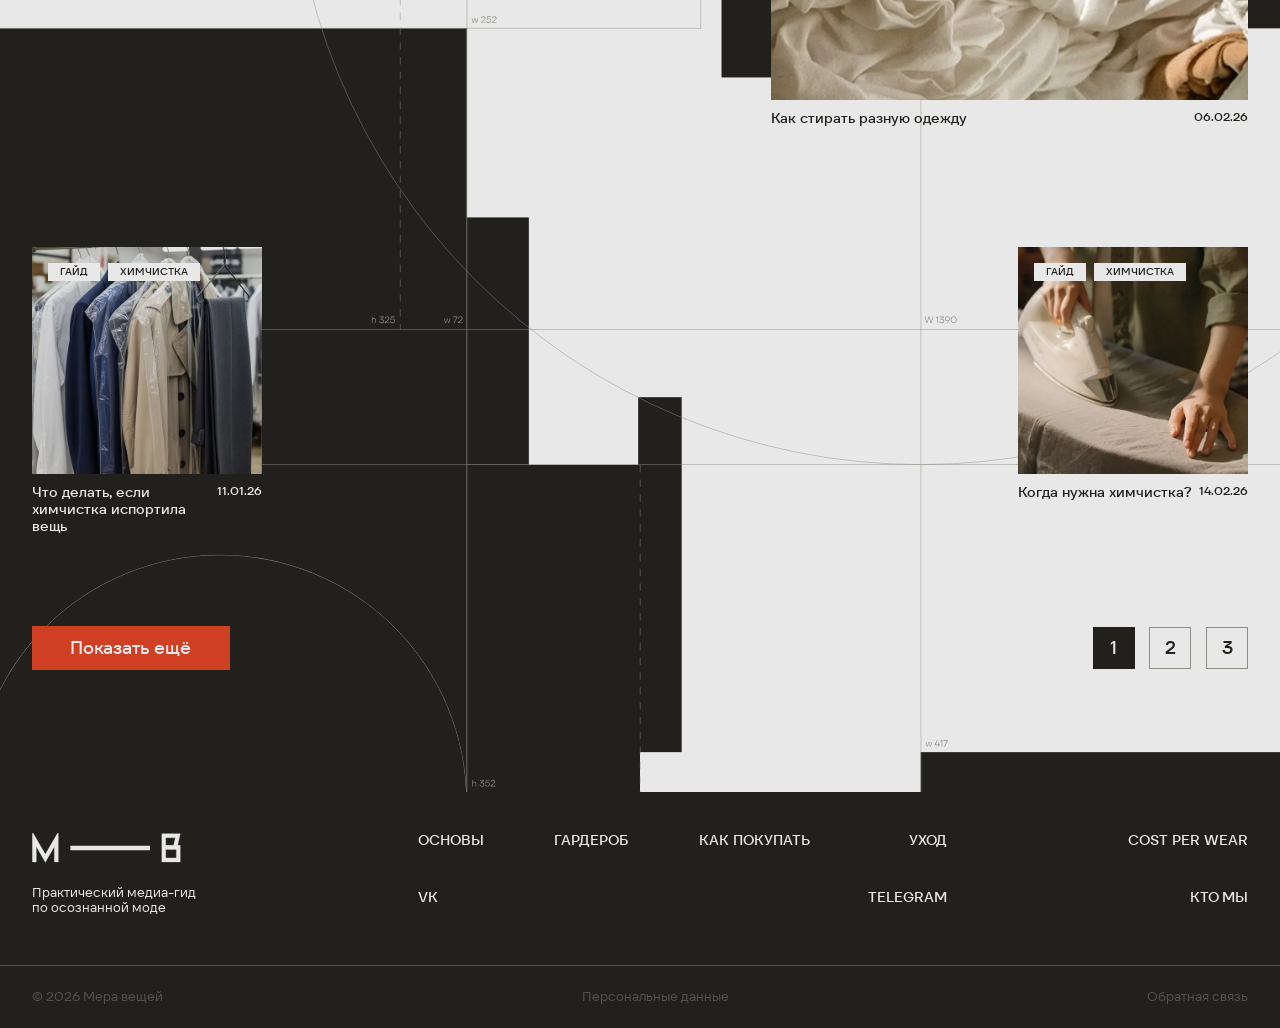
<file: care.html>
﻿<!doctype html>
<html lang="en">
	<head>
		<meta charset="UTF-8">
		<meta name="viewport" content="width=device-width, initial-scale=1.0">
		<link rel="preload" href="./assets/fonts/TT_Firs_Text_Educational-Regular.woff2" as="font" type="font/woff2" defer>
		<link rel="preload" href="./assets/fonts/TT_Firs_Text_Educational-Normal.woff2" as="font" type="font/woff2" defer>
		<link rel="preload" href="./assets/fonts/TT_Firs_Text_Educational-Medium.woff2" as="font" type="font/woff2" defer>
		<link rel="preload" href="./assets/fonts/TT_Firs_Text_Educational-Light.woff2" as="font" type="font/woff2" defer>
		<link rel="shortcut icon" href="./assets/img/favicon.ico">
		<title>Уход</title>
		<script defer src="./assets/js/app.min.js?v=1781015024754"></script>
		<link rel="stylesheet" defer href="./assets/css/app.min.css?v=1781015024754">
	</head>
	<body>
		<div class="wrapper">
			<header data-fls-lp="" data-fls-header="" class="header">
				<div class="header__container">
					<div class="header__row">
						<div data-fls-logo-big="" data-fls-logo-delay="600" data-fls-logo-duration="1200" data-fls-logo-show-delay="-550" data-fls-logo-show-duration="700" class="animate">
							<div class="logo-inner">
								<img class="logo-big" src="./assets/img/logo_3.svg" alt="Image">
							</div>
						</div>
						<a data-fls-logo-small="" href="index.html" class="logo logo--header">
							<img src="./assets/img/logo.svg" alt="Логотип">
						</a>
						<div class="header__menu menu">
							<button type="button" title="Меню" data-fls-menu="" class="menu__icon icon-menu">
								<span></span>
								<div></div>
							</button>
							<nav class="menu__body">
								<ul class="menu__list">
									<li class="menu__item">
										<a href="basics.html" class="menu__link">Основы</a>
									</li>
									<li class="menu__item">
										<a href="wardrobe.html" class="menu__link">Гардероб</a>
									</li>
									<li class="menu__item">
										<a href="buy.html" class="menu__link">Как покупать</a>
									</li>
									<li class="menu__item">
										<a href="care.html" class="menu__link menu__link--active">Уход</a>
									</li>
								</ul>
								<ul class="menu__list menu__list--gap">
									<li class="menu__item">
										<a href="about.html" class="menu__link">Кто мы</a>
									</li>
									<li class="menu__item">
										<button data-fls-popup-link="calc" type="button" class="menu__link">Cost Per Wear</button>
									</li>
								</ul>
							</nav>
						</div>
					</div>
				</div>
			</header>
			<main data-fls-index="" class="page">
				<div data-fls-breadcrumbs="" class="breadcrumbs">
					<div class="breadcrumbs__container">
						<nav class="breadcrumbs__navigation">
							<ul class="breadcrumbs__list">
								<li class="breadcrumbs__item">
									<a href="index.html" class="breadcrumbs__link">
										<span>Главная</span>
									</a>
								</li>
								<li class="breadcrumbs__item">
									<span>Уход</span>
								</li>
							</ul>
						</nav>
						<div class="breadcrumbs__banner">
							<img class="breadcrumbs__image breadcrumbs__image--pc" width="1440" height="380" alt="Image" src="./assets/img/breadcrumbs_image_4.webp">
							<img class="breadcrumbs__image breadcrumbs__image--mobile" width="430" height="586" alt="Image" src="./assets/img/breadcrumbs_image_4-mobile.webp">
						</div>
					</div>
				</div>
				<div class="page__fon">
					<img class="fon" src="./assets/img/fon-care.svg" alt="Fon">
					<div class="page__container">
						<div class="page__articles articles">
							<div class="articles__row">
								<div class="articles__lines">
									<div class="articles__line articles__line--width">
										<select name="form[]" data-fls-select="" data-fls-select-modif="form">
											<option value="Формат" selected>Формат</option>
											<option value="Гайд">Гайд</option>
											<option value="Чек-лист">Чек-лист</option>
										</select>
									</div>
									<div class="articles__line articles__line--width2">
										<select name="form[]" data-fls-select="" data-fls-select-modif="form">
											<option value="Тематика" selected>Тематика</option>
											<option value="Стирка">Стирка</option>
											<option value="Химчистка">Химчистка</option>
											<option value="Хранение">Хранение</option>
											<option value="Ремонт">Ремонт</option>
										</select>
									</div>
								</div>
								<div class="articles__name">12 статей</div>
							</div>
							<div class="page__cards page__cards--bottom4 cards">
								<div data-fls-grid="" data-fls-grid-cols="5" data-fls-grid-cycle-gap="1" data-fls-grid-cycle-space="0px" data-fls-grid-pattern="1,1,3,1;5,1,1,1;1,2,1,1;2,2,1,1;4,2,2,2;1,4,1,1;5,4,1,1" class="cards__grid-cards grid-cards grid-cards--bottom grid-cards--gap">
									<a href="#" class="card card--big">
										<div class="card__picture">
											<div class="card__tags tags">
												<div class="tags__tag">гайд</div>
												<div class="tags__tag">химчистка</div>
											</div>
											<img class="card__image" loading="lazy" alt="Image" src="./assets/img/card_image_33.webp">
										</div>
										<div class="card__content">
											<div class="card__name">Как отличить хорошую химчистку от опасной</div>
											<div class="card__date">12.02.26</div>
										</div>
									</a>
									<a href="#" class="card card--small">
										<div class="card__picture">
											<div class="card__tags tags">
												<div class="tags__tag">гайд</div>
												<div class="tags__tag">ремонт</div>
											</div>
											<img class="card__image" loading="lazy" alt="Image" src="./assets/img/card_image_15.webp">
										</div>
										<div class="card__content">
											<div class="card__name">Ремонт: куда отдавать вещи?</div>
											<div class="card__date">18.03.26</div>
										</div>
									</a>
									<a href="#" class="card card--small">
										<div class="card__picture">
											<div class="card__tags tags">
												<div class="tags__tag">гайд</div>
												<div class="tags__tag">хранение</div>
											</div>
											<img class="card__image" loading="lazy" alt="Image" src="./assets/img/card_image_31.webp">
										</div>
										<div class="card__content">
											<div class="card__name">Хранение одежды дома: система и принципы</div>
											<div class="card__date">24.02.26</div>
										</div>
									</a>
									<a href="#" class="card card--small">
										<div class="card__picture">
											<div class="card__tags tags">
												<div class="tags__tag">чек-лист</div>
												<div class="tags__tag">хранение</div>
											</div>
											<img class="card__image" loading="lazy" alt="Image" src="./assets/img/card_image_17.webp">
										</div>
										<div class="card__content">
											<div class="card__name">Чек-лист ухода за одеждой</div>
											<div class="card__date">10.01.26</div>
										</div>
									</a>
									<a href="#" class="card card--big3">
										<div class="card__picture">
											<div class="card__tags tags">
												<div class="tags__tag">гайд</div>
												<div class="tags__tag">стирка</div>
											</div>
											<img class="card__image" loading="lazy" alt="Image" src="./assets/img/card_image_14.webp">
										</div>
										<div class="card__content">
											<div class="card__name">Как стирать разную одежду</div>
											<div class="card__date">06.02.26</div>
										</div>
									</a>
									<a href="#" class="card card--small">
										<div class="card__picture">
											<div class="card__tags tags">
												<div class="tags__tag">гайд</div>
												<div class="tags__tag">химчистка</div>
											</div>
											<img class="card__image" loading="lazy" alt="Image" src="./assets/img/card_image_32.webp">
										</div>
										<div class="card__content card__content--white">
											<div class="card__name">Что делать, если химчистка испортила вещь</div>
											<div class="card__date">11.01.26</div>
										</div>
									</a>
									<a href="#" class="card card--small">
										<div class="card__picture">
											<div class="card__tags tags">
												<div class="tags__tag">гайд</div>
												<div class="tags__tag">химчистка</div>
											</div>
											<img class="card__image" loading="lazy" alt="Image" src="./assets/img/card_image_13.webp">
										</div>
										<div class="card__content">
											<div class="card__name">Когда нужна химчистка?</div>
											<div class="card__date">14.02.26</div>
										</div>
									</a>
								</div>
								<div class="cards__footer">
									<button type="button" data-fls-button="" class="button button--padding2 button--orange button--center">Показать ещё</button>
									<div data-fls-pagging="" class="pagging">
										<ul class="pagging__items">
											<li class="pagging__item">
												<a href="#" class="pagging__link --active">1</a>
											</li>
											<li class="pagging__item">
												<a href="#" class="pagging__link">2</a>
											</li>
											<li class="pagging__item">
												<a href="#" class="pagging__link">3</a>
											</li>
										</ul>
									</div>
								</div>
							</div>
						</div>
					</div>
				</div>
			</main>
			<footer data-fls-footer="" class="footer">
				<div class="footer__container">
					<div class="footer__row">
						<div class="footer__box">
							<div class="footer__content">
								<a href="index.html" class="footer__logo logo logo--size">
									<img src="./assets/img/logo_2.svg" loading="lazy" alt="Логотип" title="Логотип">
								</a>
								<div class="footer__name">Практический медиа-гид по осознанной моде</div>
							</div>
							<ul class="footer__mobile"></ul>
						</div>
						<div class="footer__menu menu-footer">
							<nav class="menu-footer__body">
								<ul class="menu-footer__list menu-footer__list--center">
									<li class="menu-footer__item menu-footer__item--left">
										<a href="basics.html" class="menu-footer__link">Основы</a>
									</li>
									<li class="menu-footer__item menu-footer__item--right">
										<a href="wardrobe.html" class="menu-footer__link">гардероб</a>
									</li>
									<li class="menu-footer__item">
										<a href="buy.html" class="menu-footer__link">Как покупать</a>
									</li>
									<li class="menu-footer__item menu-footer__item--left">
										<a href="care.html" class="menu-footer__link">уход</a>
									</li>
									<li data-fls-dynamic=".footer__mobile, 767.98" class="menu-footer__item">
										<a href="https://vk.com/mera_veshei" target="_blank" rel="nofollow" class="menu-footer__link">VK</a>
									</li>
									<li data-fls-dynamic=".footer__mobile, 767.98,0" class="menu-footer__item">
										<a href="https://t.me/mera_veshei" target="_blank" rel="nofollow" class="menu-footer__link">telegram</a>
									</li>
								</ul>
							</nav>
						</div>
						<ul class="menu-footer__list menu-footer__list--right">
							<li data-fls-dynamic=".menu-footer__list--center, 767.98" class="menu-footer__item">
								<a data-fls-popup-link="calc" data-fls-button="" class="menu-footer__link">cost per wear</a>
							</li>
							<li data-fls-dynamic=".menu-footer__list--center, 767.98" class="menu-footer__item menu-footer__item--right">
								<a href="about.html" class="menu-footer__link">кто мы</a>
							</li>
						</ul>
					</div>
					<div class="footer__elements">
						<div class="footer__copyright">
							©
							<span data-fls-copyright=""></span>
							Мера вещей
						</div>
						<a href="#" class="footer__link">Персональные данные</a>
						<a href="#" class="footer__link">Обратная связь</a>
					</div>
				</div>
			</footer>
		</div>
		<div data-fls-popup="calc" aria-hidden="true" class="popup">
			<div data-fls-popup-wrapper="" class="popup__wrapper">
				<div data-fls-popup-body="" class="popup__body">
					<form action="#" data-fls-popup-content="" class="popup__column">
						<div class="popup__box">
							<div class="popup__row">
								<div class="popup__title">
									Калькулятор
									<br>
									Cost Per Wear
									<div data-fls-tip="CPW — это понятие, которое позволяет оценить реальную стоимость каждой вещи. Дословно можно перевести как «Стоимость одной носки»." class="tippy --icon-tippy"></div>
								</div>
								<button data-fls-popup-close="" type="button" class="popup__close">
									<svg viewbox="0 0 23 23" fill="none" xmlns="http://www.w3.org/2000/svg">
										<path d="M1.73333 1.48883L21.5469 21.0288" stroke-linecap="round"></path>
										<path d="M21.2667 1.48883L1.45309 21.0288" stroke-linecap="round"></path>
									</svg>
								</button>
							</div>
							<div data-fls-tabs="" data-fls-tabs-animate="" class="tabs">
								<nav data-fls-tabs-titles="" class="tabs__navigation">
									<button type="button" class="tabs__title --tab-active">Базовый</button>
									<button type="button" class="tabs__title">Продвинутый</button>
								</nav>
								<div data-fls-tabs-body="" class="tabs__content">
									<div class="tabs__body">
										<div class="calc-block">
											<div class="calc-block__lines">
												<div class="calc-block__line">
													<div class="calc-block__label">Стоимость вещи (₽)</div>
													<input data-fls-input="" class="calc-block__input" type="text" name="Текст" placeholder="Введите число" autocomplete="off">
												</div>
											</div>
											<div class="calc-block__lines">
												<div class="calc-block__line">
													<div class="calc-block__label">Количество носок</div>
													<select name="form[]" data-fls-select="" data-fls-select-modif="bg">
														<option value="Почти каждый день" selected>Почти каждый день</option>
														<option value="Несколько раз в неделю">Несколько раз в неделю</option>
														<option value="Несколько раз в месяц">Несколько раз в месяц</option>
														<option value="Пару раз в год">Пару раз в год</option>
													</select>
												</div>
												<div class="calc-block__line">
													<div class="calc-block__label">
														Срок службы
														<div data-fls-tip="Как думаете, сколько лет прослужит вам эта вещь? Или сколько лет вы планируете её носить?" class="tippy --icon-tippy"></div>
													</div>
													<input data-fls-input="" class="calc-block__input" type="text" name="Текст" placeholder="Введите число (лет)" autocomplete="off">
												</div>
											</div>
										</div>
									</div>
									<div class="tabs__body">
										<div class="calc-block">
											<div class="calc-block__lines">
												<div class="calc-block__line">
													<div class="calc-block__label">Стоимость вещи (₽)</div>
													<input data-fls-input="" class="calc-block__input" type="text" name="Текст" placeholder="Введите число" autocomplete="off">
												</div>
												<div class="calc-block__line">
													<div class="calc-block__label">
														Доплаты при покупке
														<div data-fls-tip="Дополнительные траты при покупке вещи. Платили ли вы за доставку, подгонку, упаковку, что-то ещё?" class="tippy --icon-tippy"></div>
													</div>
													<input data-fls-input="" class="calc-block__input" type="text" name="Текст" placeholder="Введите число" autocomplete="off">
												</div>
											</div>
											<div class="calc-block__lines">
												<div class="calc-block__line">
													<div class="calc-block__label">Количество носок</div>
													<select name="form[]" data-fls-select="" data-fls-select-modif="bg">
														<option value="Почти каждый день" selected>Почти каждый день</option>
														<option value="Несколько раз в неделю">Несколько раз в неделю</option>
														<option value="Несколько раз в месяц">Несколько раз в месяц</option>
														<option value="Пару раз в год">Пару раз в год</option>
													</select>
												</div>
												<div class="calc-block__line">
													<div class="calc-block__label">
														Срок службы
														<div data-fls-tip="Как думаете, сколько лет прослужит вам эта вещь? Или сколько лет вы планируете её носить?" class="tippy --icon-tippy"></div>
													</div>
													<input data-fls-input="" class="calc-block__input" type="text" name="Текст" placeholder="Введите число (лет)" autocomplete="off">
												</div>
											</div>
											<div class="calc-block__lines">
												<div class="calc-block__line">
													<div class="calc-block__label">
														Стоимость одного ухода
														<div data-fls-tip="Во сколько вам обходится одна стирка/химчистка?" class="tippy --icon-tippy"></div>
													</div>
													<input data-fls-input="" class="calc-block__input" type="text" name="Текст" placeholder="Введите число (лет)" autocomplete="off">
												</div>
												<div class="calc-block__line">
													<div class="calc-block__label">
														Частота ухода
														<div data-fls-tip="Раз в какое время вам необходимо стирать вещь или относить её в химчистку?" class="tippy --icon-tippy"></div>
													</div>
													<input data-fls-input="" class="calc-block__input" type="text" name="Текст" placeholder="Введите число (лет)" autocomplete="off">
												</div>
											</div>
										</div>
									</div>
								</div>
							</div>
						</div>
						<div class="popup__modules">
							<div class="popup__module">
								<div class="popup__element">продвинутый cost per wear</div>
								<div class="popup__price">
									<span>1450₽</span>
									за носку
								</div>
							</div>
							<div class="popup__module">
								<div class="popup__element popup__element--red">рекомендация</div>
								<div class="popup__text">
									Хорошо обдумайте вашу покупку. Возможно стоит найти вещь подешевле или носить эту реже.
								</div>
							</div>
						</div>
					</form>
				</div>
			</div>
		</div>
	<script defer src="./assets/js/cpw.js"></script></body>
</html>
</file>
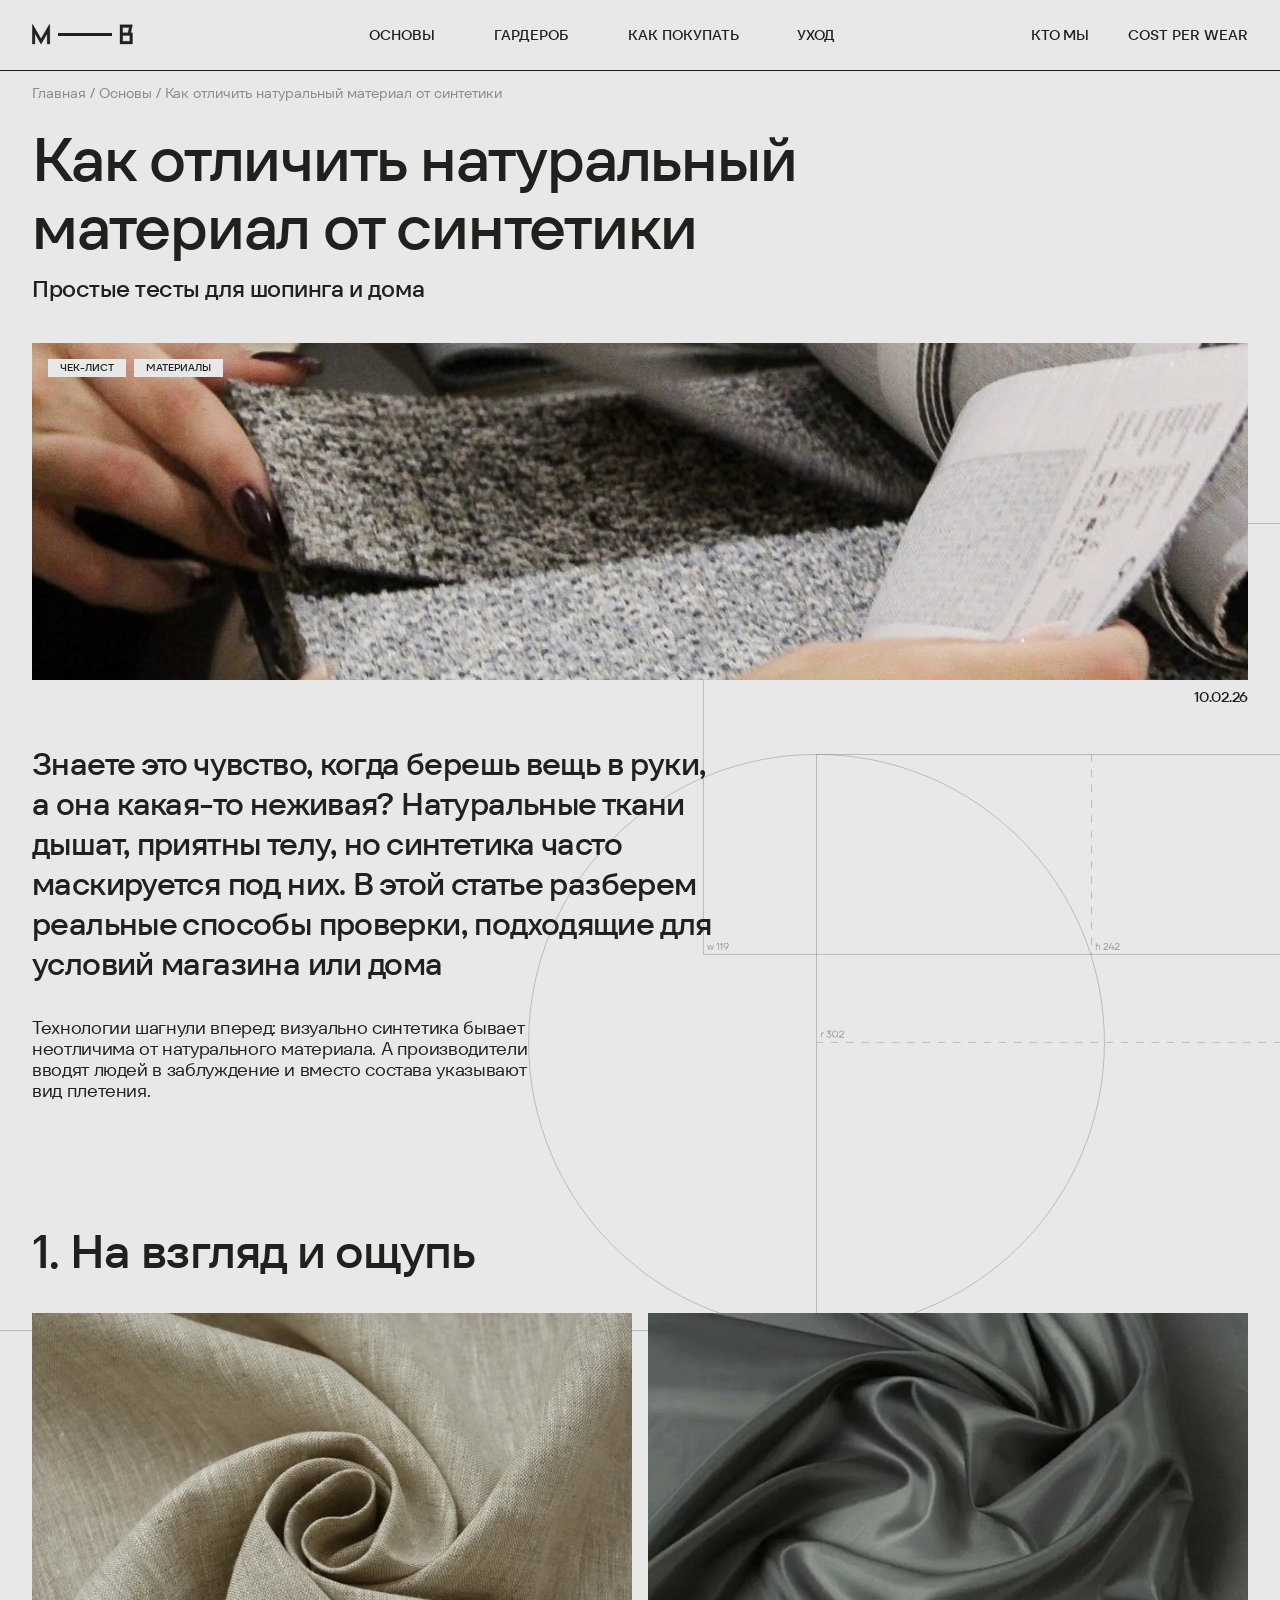
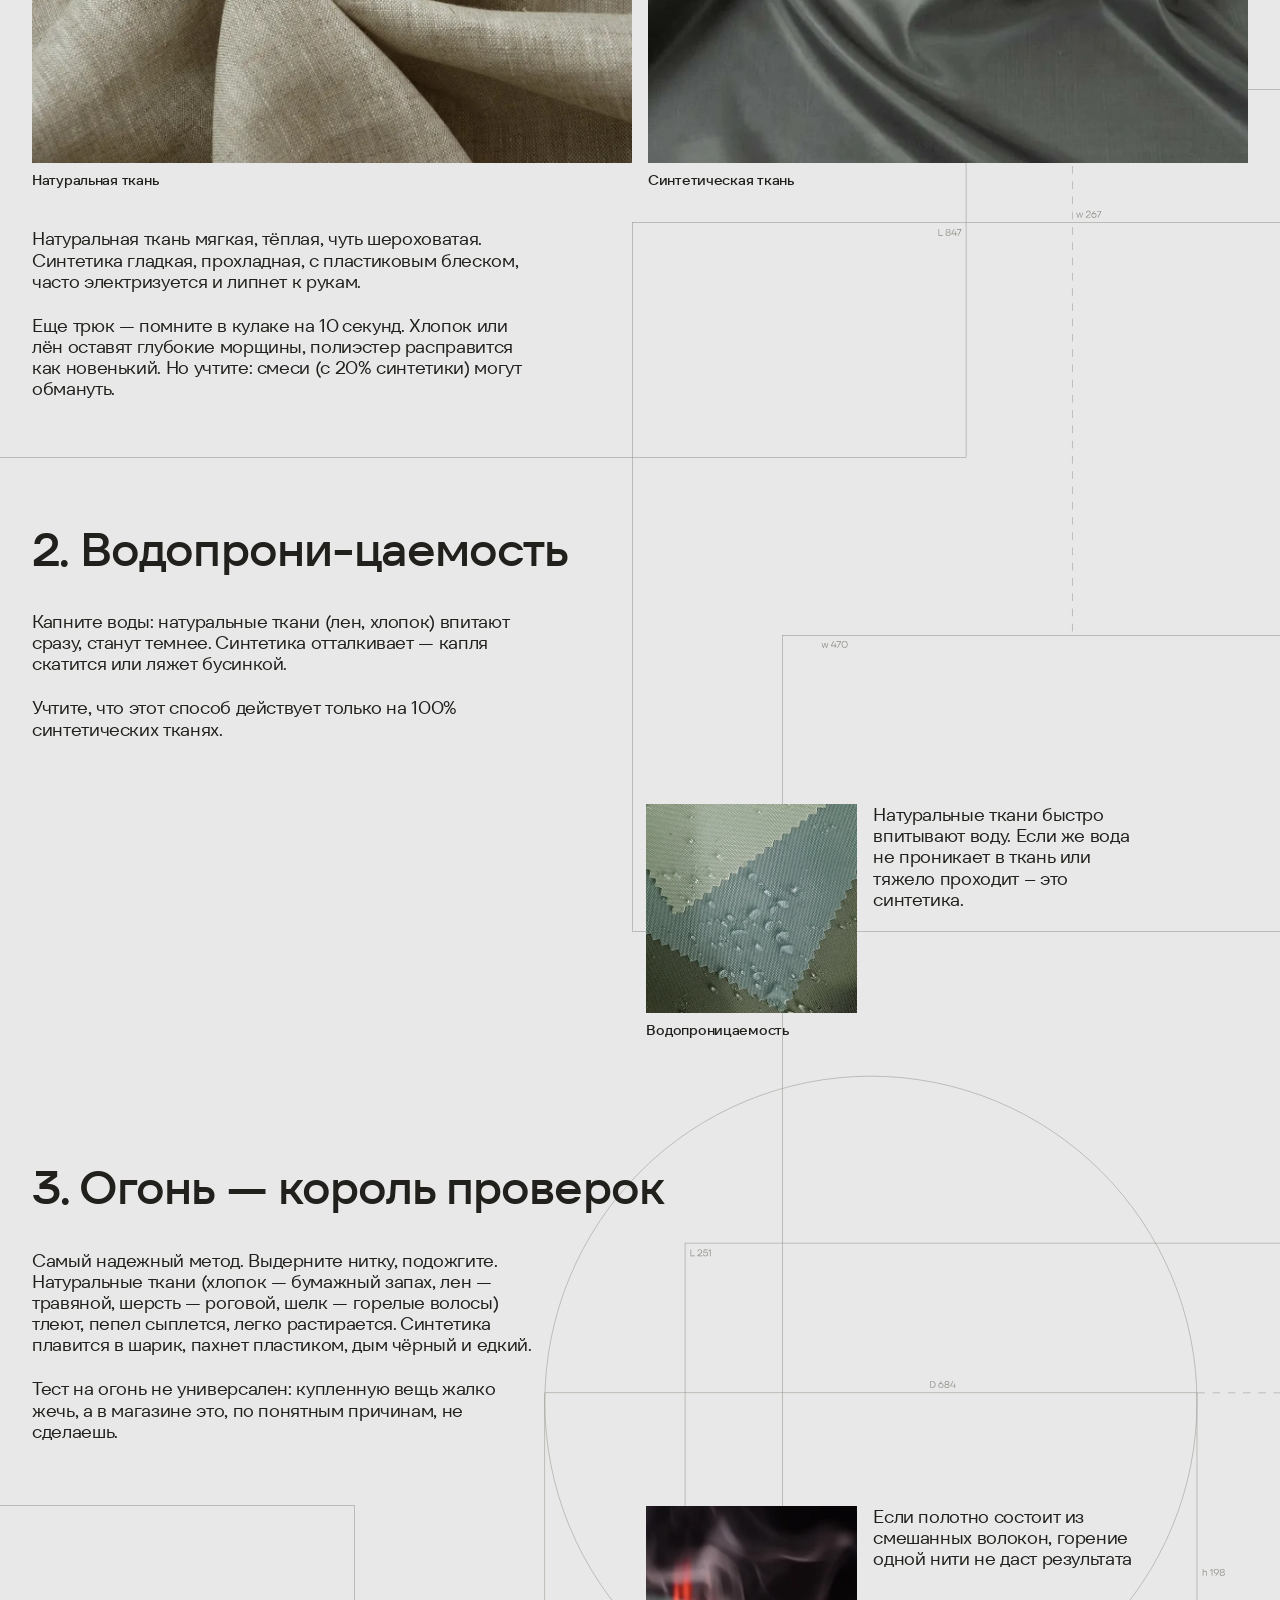
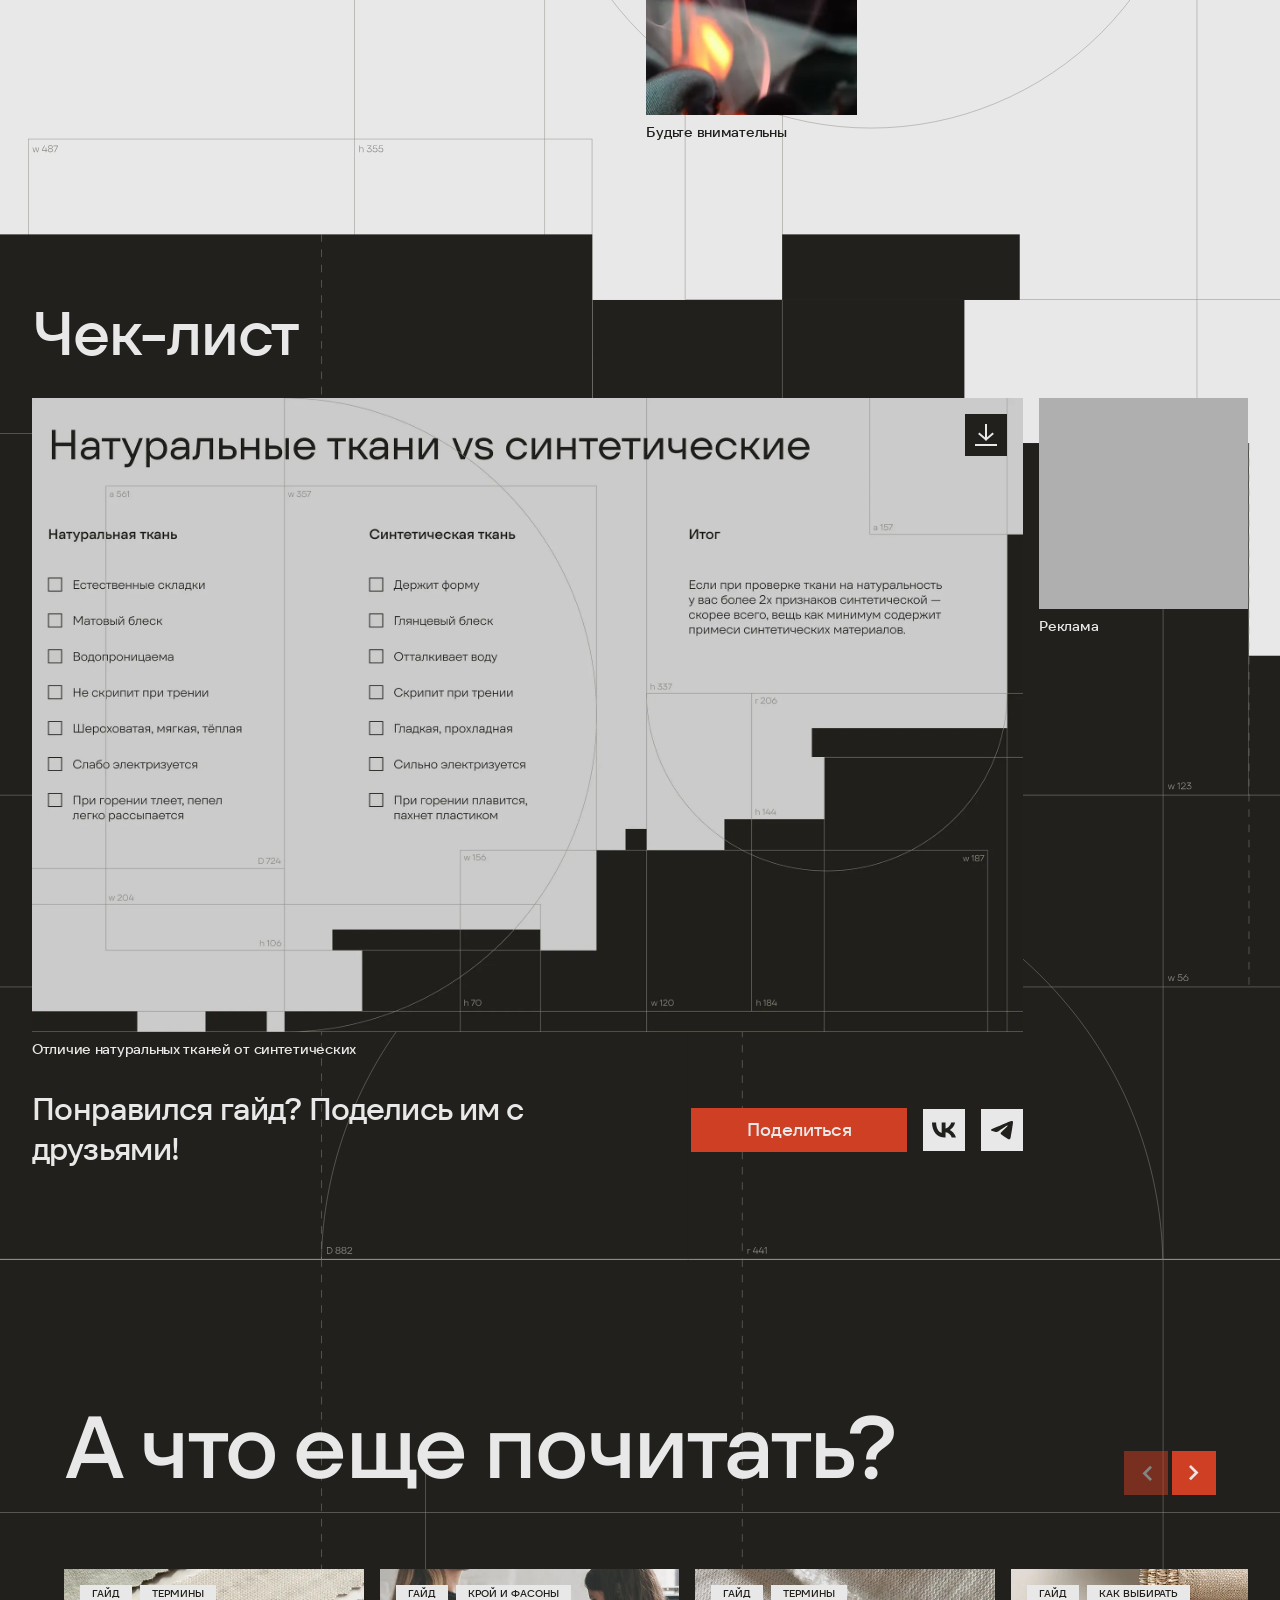
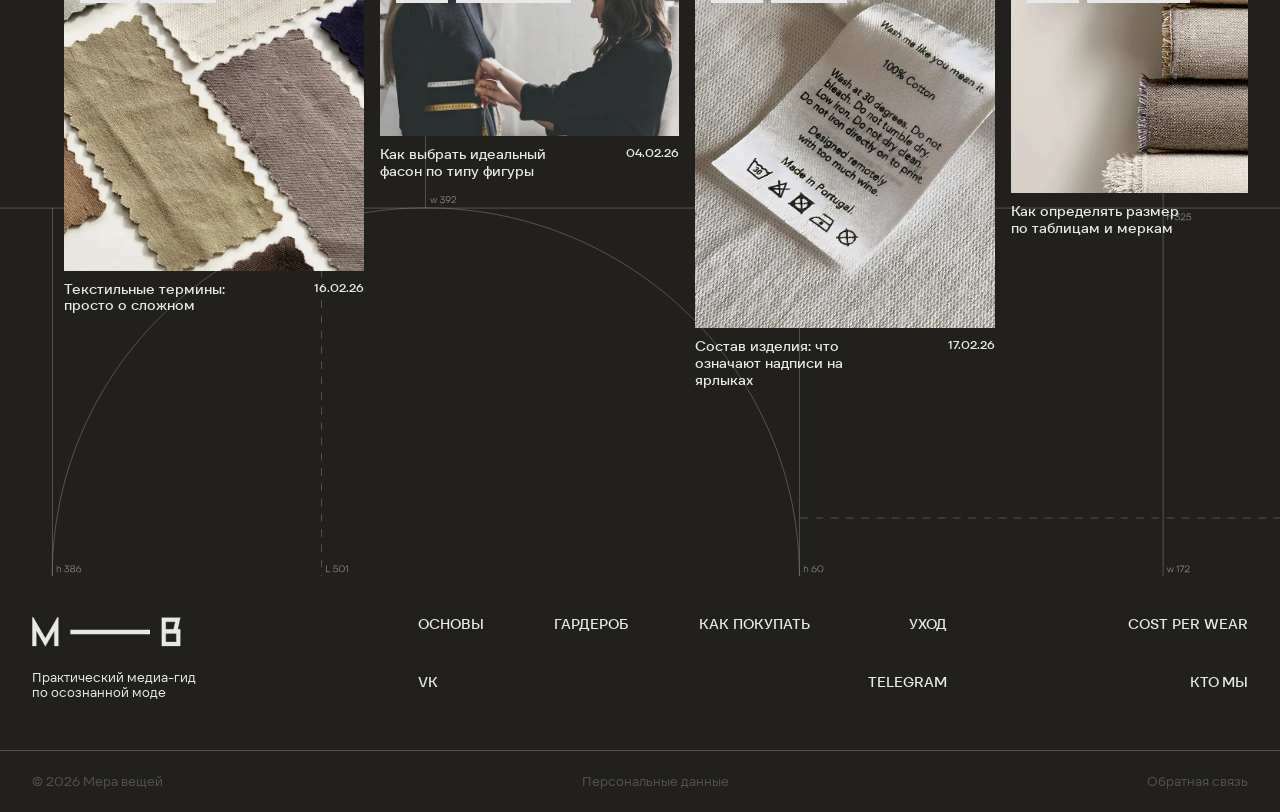
<file: checklist.html>
﻿<!doctype html>
<html lang="en">
	<head>
		<meta charset="UTF-8">
		<meta name="viewport" content="width=device-width, initial-scale=1.0">
		<link rel="preload" href="./assets/fonts/TT_Firs_Text_Educational-Regular.woff2" as="font" type="font/woff2" defer>
		<link rel="preload" href="./assets/fonts/TT_Firs_Text_Educational-Normal.woff2" as="font" type="font/woff2" defer>
		<link rel="preload" href="./assets/fonts/TT_Firs_Text_Educational-Medium.woff2" as="font" type="font/woff2" defer>
		<link rel="preload" href="./assets/fonts/TT_Firs_Text_Educational-Light.woff2" as="font" type="font/woff2" defer>
		<link rel="shortcut icon" href="./assets/img/favicon.ico">
		<title>Как отличить натуральный материал от синтетики</title>
		<script defer src="./assets/js/app.min.js?v=1781015024757"></script>
		<link rel="stylesheet" defer href="./assets/css/app.min.css?v=1781015024757">
	</head>
	<body>
		<div class="wrapper">
			<header data-fls-lp="" data-fls-header="" class="header">
				<div class="header__container">
					<div class="header__row">
						<div data-fls-logo-big="" data-fls-logo-delay="600" data-fls-logo-duration="1200" data-fls-logo-show-delay="-550" data-fls-logo-show-duration="700" class="animate">
							<div class="logo-inner">
								<img class="logo-big" src="./assets/img/logo_3.svg" alt="Image">
							</div>
						</div>
						<a data-fls-logo-small="" href="index.html" class="logo logo--header">
							<img src="./assets/img/logo.svg" alt="Логотип">
						</a>
						<div class="header__menu menu">
							<button type="button" title="Меню" data-fls-menu="" class="menu__icon icon-menu">
								<span></span>
								<div></div>
							</button>
							<nav class="menu__body">
								<ul class="menu__list">
									<li class="menu__item">
										<a href="basics.html" class="menu__link">Основы</a>
									</li>
									<li class="menu__item">
										<a href="wardrobe.html" class="menu__link">Гардероб</a>
									</li>
									<li class="menu__item">
										<a href="buy.html" class="menu__link">Как покупать</a>
									</li>
									<li class="menu__item">
										<a href="care.html" class="menu__link">Уход</a>
									</li>
								</ul>
								<ul class="menu__list menu__list--gap">
									<li class="menu__item">
										<a href="about.html" class="menu__link">Кто мы</a>
									</li>
									<li class="menu__item">
										<button data-fls-popup-link="calc" type="button" class="menu__link">Cost Per Wear</button>
									</li>
								</ul>
							</nav>
						</div>
					</div>
				</div>
			</header>
			<main data-fls-index="" class="page">
				<div data-fls-breadcrumbs="" class="breadcrumbs breadcrumbs--white">
					<div class="breadcrumbs__container">
						<nav class="breadcrumbs__navigation">
							<ul class="breadcrumbs__list">
								<li class="breadcrumbs__item">
									<a href="index.html" class="breadcrumbs__link">
										<span>Главная</span>
									</a>
								</li>
								<li class="breadcrumbs__item">
									<a href="basics.html" class="breadcrumbs__link">
										<span>Основы</span>
									</a>
								</li>
								<li class="breadcrumbs__item">
									<span>Как отличить натуральный материал от синтетики</span>
								</li>
							</ul>
						</nav>
					</div>
				</div>
				<div class="page__fon">
					<img class="fon" src="./assets/img/fon-checklist.svg" alt="Fon">
					<div class="page__container">
						<section class="page__article article">
							<h1 class="article__title">
								Как отличить натуральный
								<br>
								материал от синтетики
							</h1>
							<div class="article__subtitle">Простые тесты для шопинга и дома</div>
							<div class="article__card">
								<div class="article__picture">
									<div class="article__tags tags">
										<div class="tags__tag">Чек-лист</div>
										<div class="tags__tag">материалы</div>
									</div>
									<img class="article__image article__image--pc" width="1376" height="380" alt="Image" src="./assets/img/article_image_10.webp">
									<img class="article__image article__image--mobile" width="1376" height="380" alt="Image" src="./assets/img/article_image_10-mobile.webp">
								</div>
								<div class="article__content">
									<div class="article__date">10.02.26</div>
								</div>
							</div>
							<div class="article__rows-article rows-article">
								<div class="rows-article__row rows-article__row--bottom rows-article__row--max-width">
									<div class="rows-article__subtitle">
										Знаете это чувство, когда берешь вещь в руки, а она какая-то неживая? Натуральные ткани дышат, приятны телу, но синтетика часто маскируется под них. В этой статье разберем реальные способы проверки, подходящие для условий магазина или дома
									</div>
									<p>
										Технологии шагнули вперед: визуально синтетика бывает неотличима от натурального материала. А производители вводят людей в заблуждение и вместо состава указывают вид плетения.
									</p>
								</div>
							</div>
							<div class="article__rows-article rows-article">
								<div class="rows-article__row rows-article__row--bottom3">
									<h2>1. На взгляд и ощупь</h2>
								</div>
								<div class="rows-article__block-columns block-columns">
									<div class="block-columns__column">
										<img class="block-columns__image" width="680" height="500" loading="lazy" alt="Image" src="./assets/img/block-columns_image_1.webp">
										<div class="block-columns__name">Натуральная ткань</div>
									</div>
									<div class="block-columns__column">
										<img class="block-columns__image" width="680" height="500" loading="lazy" alt="Image" src="./assets/img/block-columns_image_2.webp">
										<div class="block-columns__name">Синтетическая ткань</div>
									</div>
								</div>
								<div class="rows-article__row">
									<p>
										Натуральная ткань мягкая, тёплая, чуть шероховатая. Синтетика гладкая, прохладная, с пластиковым блеском, часто электризуется и липнет к рукам.
									</p>
									<p>
										Еще трюк — помните в кулаке на 10 секунд. Хлопок или лён оставят глубокие морщины, полиэстер расправится как новенький. Но учтите: смеси (с 20% синтетики) могут обмануть.
									</p>
								</div>
							</div>
							<div class="article__rows-article rows-article">
								<div class="rows-article__row">
									<h2>2. Водопрони-цаемость</h2>
									<p>
										Капните воды: натуральные ткани (лен, хлопок) впитают сразу, станут темнее. Синтетика отталкивает — капля скатится или ляжет бусинкой.
									</p>
									<p>Учтите, что этот способ действует только на 100% синтетических тканях.</p>
								</div>
								<div class="rows-article__row-right">
									<div class="rows-article__card">
										<div class="rows-article__box">
											<div class="rows-article__picture">
												<img class="rows-article__image" width="216" height="216" loading="lazy" alt="Image" src="./assets/img/article_card_3.webp">
											</div>
											<div class="rows-article__name">Водопроницаемость</div>
										</div>
										<div class="rows-article__description">
											Натуральные ткани быстро впитывают воду. Если же вода не проникает в ткань или тяжело проходит – это синтетика.
										</div>
									</div>
								</div>
							</div>
							<div class="article__rows-article rows-article">
								<div class="rows-article__row">
									<h2>3. Огонь — король проверок</h2>
									<p>
										Самый надежный метод. Выдерните нитку, подожгите. Натуральные ткани (хлопок — бумажный запах, лен — травяной, шерсть — роговой, шелк — горелые волосы) тлеют, пепел сыплется, легко растирается. Синтетика плавится в шарик, пахнет пластиком, дым чёрный и едкий.
									</p>
									<p>
										Тест на огонь не универсален: купленную вещь жалко жечь, а в магазине это, по понятным причинам, не сделаешь.
									</p>
								</div>
								<div class="rows-article__row-right">
									<div class="rows-article__card">
										<div class="rows-article__box">
											<div class="rows-article__picture">
												<img class="rows-article__image" width="216" height="216" loading="lazy" alt="Image" src="./assets/img/article_card_4.webp">
											</div>
											<div class="rows-article__name">Будьте внимательны</div>
										</div>
										<div class="rows-article__description">
											Если полотно состоит из смешанных волокон, горение одной нити не даст результата
										</div>
									</div>
								</div>
							</div>
						</section>
						<section class="page__cheat-sheet cheat-sheet">
							<h2 class="cheat-sheet__title">Чек-лист</h2>
							<div class="cheat-sheet__box">
								<div class="cheat-sheet__parent">
									<div class="cheat-sheet__picture-big">
										<button type="button" data-fls-download-file="files/cheat-sheet_image_3.jpg" class="download">
											<img loading="lazy" width="22" height="22" src="./assets/img/download.svg" alt="Icon">
										</button>
										<img class="cheat-sheet__image cheat-sheet__image--pc" width="1144" height="724" loading="lazy" alt="Image" src="./assets/img/cheat-sheet_image_3.webp">
										<img class="cheat-sheet__image cheat-sheet__image--mobile" width="382" height="240" loading="lazy" alt="Image" src="./assets/img/cheat-sheet_image_3-mobile.webp">
										<div class="cheat-sheet__name">Отличие натуральных тканей от синтетических</div>
									</div>
									<div class="cheat-sheet__row">
										<div class="cheat-sheet__subtitle">Понравился гайд? Поделись им с друзьями!</div>
										<div class="cheat-sheet__block">
											<a href="#" data-fls-button="" class="button button--padding2 button--orange button--center">Поделиться</a>
											<div class="cheat-sheet__messages">
												<a href="https://vk.com/mera_veshei" target="_blank" rel="nofollow" class="cheat-sheet__message">
													<img class="cheat-sheet__icon" width="24" height="24" loading="lazy" src="./assets/img/vk.svg" alt="Icon">
												</a>
												<a href="https://t.me/mera_veshei" target="_blank" rel="nofollow" class="cheat-sheet__message">
													<img class="cheat-sheet__icon" width="24" height="24" loading="lazy" src="./assets/img/tg.svg" alt="Icon">
												</a>
											</div>
										</div>
									</div>
								</div>
								<div class="cheat-sheet__card">
									<img class="cheat-sheet__img" width="216" height="216" loading="lazy" alt="Image" src="./assets/img/cheat-sheet_image_2.webp">
									<div class="cheat-sheet__name">Реклама</div>
								</div>
							</div>
						</section>
						<section class="page__guides guides guides--balck">
							<div class="content-block">
								<h2 class="content-block__title title">А что еще почитать?</h2>
								<div class="block">
									<div class="navigation">
										<div class="navigation__prev navigation-prev --icon-arrow"></div>
										<div class="navigation__next navigation-next --icon-arrow"></div>
									</div>
								</div>
							</div>
							<div data-fls-slider="" class="guides__slider swiper">
								<div class="guides__wrapper swiper-wrapper">
									<a href="#" class="guides__slide swiper-slide">
										<div class="card-slide">
											<div class="card-slide__picture">
												<div class="card-slide__tags tags">
													<div class="tags__tag">Гайд</div>
													<div class="tags__tag">термины</div>
												</div>
												<img class="card-slide__image" width="390" height="392" loading="lazy" alt="Image" src="./assets/img/card-slide_image_1.webp">
											</div>
											<div class="card-slide__content">
												<div class="card-slide__name">Текстильные термины: просто о сложном</div>
												<div class="card-slide__date">16.02.26</div>
											</div>
										</div>
									</a>
									<a href="#" class="guides__slide swiper-slide">
										<div class="card-slide">
											<div class="card-slide__picture">
												<div class="card-slide__tags tags">
													<div class="tags__tag">Гайд</div>
													<div class="tags__tag">Крой и фасоны</div>
												</div>
												<img class="card-slide__image" width="332" height="185" loading="lazy" alt="Image" src="./assets/img/card-slide_image_2.webp">
											</div>
											<div class="card-slide__content">
												<div class="card-slide__name">Как выбрать идеальный фасон по типу фигуры</div>
												<div class="card-slide__date">04.02.26</div>
											</div>
										</div>
									</a>
									<a href="#" class="guides__slide swiper-slide">
										<div class="card-slide">
											<div class="card-slide__picture">
												<div class="card-slide__tags tags">
													<div class="tags__tag">Гайд</div>
													<div class="tags__tag">термины</div>
												</div>
												<img class="card-slide__image" width="390" height="467" loading="lazy" alt="Image" src="./assets/img/card-slide_image_3.webp">
											</div>
											<div class="card-slide__content">
												<div class="card-slide__name">Состав изделия: что означают надписи на ярлыках</div>
												<div class="card-slide__date">17.02.26</div>
											</div>
										</div>
									</a>
									<a href="#" class="guides__slide swiper-slide">
										<div class="card-slide">
											<div class="card-slide__picture">
												<div class="card-slide__tags tags">
													<div class="tags__tag">Гайд</div>
													<div class="tags__tag">как выбирать</div>
												</div>
												<img class="card-slide__image" width="332" height="185" loading="lazy" alt="Image" src="./assets/img/card-slide_image_4.webp">
											</div>
											<div class="card-slide__content">
												<div class="card-slide__name">Как определять размер по таблицам и меркам</div>
												<div class="card-slide__date">17.02.26</div>
											</div>
										</div>
									</a>
									<a href="#" class="guides__slide swiper-slide">
										<div class="card-slide">
											<div class="card-slide__picture">
												<div class="card-slide__tags tags">
													<div class="tags__tag">Гайд</div>
													<div class="tags__tag">термины</div>
												</div>
												<img class="card-slide__image" width="390" height="392" loading="lazy" alt="Image" src="./assets/img/card-slide_image_1.webp">
											</div>
											<div class="card-slide__content">
												<div class="card-slide__name">Текстильные термины: просто о сложном</div>
												<div class="card-slide__date">16.02.26</div>
											</div>
										</div>
									</a>
									<a href="#" class="guides__slide swiper-slide">
										<div class="card-slide">
											<div class="card-slide__picture">
												<div class="card-slide__tags tags">
													<div class="tags__tag">Гайд</div>
													<div class="tags__tag">Крой и фасоны</div>
												</div>
												<img class="card-slide__image" width="332" height="185" loading="lazy" alt="Image" src="./assets/img/card-slide_image_2.webp">
											</div>
											<div class="card-slide__content">
												<div class="card-slide__name">Как выбрать идеальный фасон по типу фигуры</div>
												<div class="card-slide__date">04.02.26</div>
											</div>
										</div>
									</a>
									<a href="#" class="guides__slide swiper-slide">
										<div class="card-slide">
											<div class="card-slide__picture">
												<div class="card-slide__tags tags">
													<div class="tags__tag">Гайд</div>
													<div class="tags__tag">термины</div>
												</div>
												<img class="card-slide__image" width="390" height="467" loading="lazy" alt="Image" src="./assets/img/card-slide_image_3.webp">
											</div>
											<div class="card-slide__content">
												<div class="card-slide__name">Состав изделия: что означают надписи на ярлыках</div>
												<div class="card-slide__date">17.02.26</div>
											</div>
										</div>
									</a>
									<a href="#" class="guides__slide swiper-slide">
										<div class="card-slide">
											<div class="card-slide__picture">
												<div class="card-slide__tags tags">
													<div class="tags__tag">Гайд</div>
													<div class="tags__tag">как выбирать</div>
												</div>
												<img class="card-slide__image" width="332" height="185" loading="lazy" alt="Image" src="./assets/img/card-slide_image_4.webp">
											</div>
											<div class="card-slide__content">
												<div class="card-slide__name">Как определять размер по таблицам и меркам</div>
												<div class="card-slide__date">17.02.26</div>
											</div>
										</div>
									</a>
								</div>
							</div>
						</section>
					</div>
				</div>
			</main>
			<footer data-fls-footer="" class="footer">
				<div class="footer__container">
					<div class="footer__row">
						<div class="footer__box">
							<div class="footer__content">
								<a href="index.html" class="footer__logo logo logo--size">
									<img src="./assets/img/logo_2.svg" loading="lazy" alt="Логотип" title="Логотип">
								</a>
								<div class="footer__name">Практический медиа-гид по осознанной моде</div>
							</div>
							<ul class="footer__mobile"></ul>
						</div>
						<div class="footer__menu menu-footer">
							<nav class="menu-footer__body">
								<ul class="menu-footer__list menu-footer__list--center">
									<li class="menu-footer__item menu-footer__item--left">
										<a href="basics.html" class="menu-footer__link">Основы</a>
									</li>
									<li class="menu-footer__item menu-footer__item--right">
										<a href="wardrobe.html" class="menu-footer__link">гардероб</a>
									</li>
									<li class="menu-footer__item">
										<a href="buy.html" class="menu-footer__link">Как покупать</a>
									</li>
									<li class="menu-footer__item menu-footer__item--left">
										<a href="care.html" class="menu-footer__link">уход</a>
									</li>
									<li data-fls-dynamic=".footer__mobile, 767.98" class="menu-footer__item">
										<a href="https://vk.com/mera_veshei" target="_blank" rel="nofollow" class="menu-footer__link">VK</a>
									</li>
									<li data-fls-dynamic=".footer__mobile, 767.98,0" class="menu-footer__item">
										<a href="https://t.me/mera_veshei" target="_blank" rel="nofollow" class="menu-footer__link">telegram</a>
									</li>
								</ul>
							</nav>
						</div>
						<ul class="menu-footer__list menu-footer__list--right">
							<li data-fls-dynamic=".menu-footer__list--center, 767.98" class="menu-footer__item">
								<a data-fls-popup-link="calc" data-fls-button="" class="menu-footer__link">cost per wear</a>
							</li>
							<li data-fls-dynamic=".menu-footer__list--center, 767.98" class="menu-footer__item menu-footer__item--right">
								<a href="about.html" class="menu-footer__link">кто мы</a>
							</li>
						</ul>
					</div>
					<div class="footer__elements">
						<div class="footer__copyright">
							©
							<span data-fls-copyright=""></span>
							Мера вещей
						</div>
						<a href="#" class="footer__link">Персональные данные</a>
						<a href="#" class="footer__link">Обратная связь</a>
					</div>
				</div>
			</footer>
		</div>
		<div data-fls-popup="calc" aria-hidden="true" class="popup">
			<div data-fls-popup-wrapper="" class="popup__wrapper">
				<div data-fls-popup-body="" class="popup__body">
					<form action="#" data-fls-popup-content="" class="popup__column">
						<div class="popup__box">
							<div class="popup__row">
								<div class="popup__title">
									Калькулятор
									<br>
									Cost Per Wear
									<div data-fls-tip="CPW — это понятие, которое позволяет оценить реальную стоимость каждой вещи. Дословно можно перевести как «Стоимость одной носки»." class="tippy --icon-tippy"></div>
								</div>
								<button data-fls-popup-close="" type="button" class="popup__close">
									<svg viewbox="0 0 23 23" fill="none" xmlns="http://www.w3.org/2000/svg">
										<path d="M1.73333 1.48883L21.5469 21.0288" stroke-linecap="round"></path>
										<path d="M21.2667 1.48883L1.45309 21.0288" stroke-linecap="round"></path>
									</svg>
								</button>
							</div>
							<div data-fls-tabs="" data-fls-tabs-animate="" class="tabs">
								<nav data-fls-tabs-titles="" class="tabs__navigation">
									<button type="button" class="tabs__title --tab-active">Базовый</button>
									<button type="button" class="tabs__title">Продвинутый</button>
								</nav>
								<div data-fls-tabs-body="" class="tabs__content">
									<div class="tabs__body">
										<div class="calc-block">
											<div class="calc-block__lines">
												<div class="calc-block__line">
													<div class="calc-block__label">Стоимость вещи (₽)</div>
													<input data-fls-input="" class="calc-block__input" type="text" name="Текст" placeholder="Введите число" autocomplete="off">
												</div>
											</div>
											<div class="calc-block__lines">
												<div class="calc-block__line">
													<div class="calc-block__label">Количество носок</div>
													<select name="form[]" data-fls-select="" data-fls-select-modif="bg">
														<option value="Почти каждый день" selected>Почти каждый день</option>
														<option value="Несколько раз в неделю">Несколько раз в неделю</option>
														<option value="Несколько раз в месяц">Несколько раз в месяц</option>
														<option value="Пару раз в год">Пару раз в год</option>
													</select>
												</div>
												<div class="calc-block__line">
													<div class="calc-block__label">
														Срок службы
														<div data-fls-tip="Как думаете, сколько лет прослужит вам эта вещь? Или сколько лет вы планируете её носить?" class="tippy --icon-tippy"></div>
													</div>
													<input data-fls-input="" class="calc-block__input" type="text" name="Текст" placeholder="Введите число (лет)" autocomplete="off">
												</div>
											</div>
										</div>
									</div>
									<div class="tabs__body">
										<div class="calc-block">
											<div class="calc-block__lines">
												<div class="calc-block__line">
													<div class="calc-block__label">Стоимость вещи (₽)</div>
													<input data-fls-input="" class="calc-block__input" type="text" name="Текст" placeholder="Введите число" autocomplete="off">
												</div>
												<div class="calc-block__line">
													<div class="calc-block__label">
														Доплаты при покупке
														<div data-fls-tip="Дополнительные траты при покупке вещи. Платили ли вы за доставку, подгонку, упаковку, что-то ещё?" class="tippy --icon-tippy"></div>
													</div>
													<input data-fls-input="" class="calc-block__input" type="text" name="Текст" placeholder="Введите число" autocomplete="off">
												</div>
											</div>
											<div class="calc-block__lines">
												<div class="calc-block__line">
													<div class="calc-block__label">Количество носок</div>
													<select name="form[]" data-fls-select="" data-fls-select-modif="bg">
														<option value="Почти каждый день" selected>Почти каждый день</option>
														<option value="Несколько раз в неделю">Несколько раз в неделю</option>
														<option value="Несколько раз в месяц">Несколько раз в месяц</option>
														<option value="Пару раз в год">Пару раз в год</option>
													</select>
												</div>
												<div class="calc-block__line">
													<div class="calc-block__label">
														Срок службы
														<div data-fls-tip="Как думаете, сколько лет прослужит вам эта вещь? Или сколько лет вы планируете её носить?" class="tippy --icon-tippy"></div>
													</div>
													<input data-fls-input="" class="calc-block__input" type="text" name="Текст" placeholder="Введите число (лет)" autocomplete="off">
												</div>
											</div>
											<div class="calc-block__lines">
												<div class="calc-block__line">
													<div class="calc-block__label">
														Стоимость одного ухода
														<div data-fls-tip="Во сколько вам обходится одна стирка/химчистка?" class="tippy --icon-tippy"></div>
													</div>
													<input data-fls-input="" class="calc-block__input" type="text" name="Текст" placeholder="Введите число (лет)" autocomplete="off">
												</div>
												<div class="calc-block__line">
													<div class="calc-block__label">
														Частота ухода
														<div data-fls-tip="Раз в какое время вам необходимо стирать вещь или относить её в химчистку?" class="tippy --icon-tippy"></div>
													</div>
													<input data-fls-input="" class="calc-block__input" type="text" name="Текст" placeholder="Введите число (лет)" autocomplete="off">
												</div>
											</div>
										</div>
									</div>
								</div>
							</div>
						</div>
						<div class="popup__modules">
							<div class="popup__module">
								<div class="popup__element">продвинутый cost per wear</div>
								<div class="popup__price">
									<span>1450₽</span>
									за носку
								</div>
							</div>
							<div class="popup__module">
								<div class="popup__element popup__element--red">рекомендация</div>
								<div class="popup__text">
									Хорошо обдумайте вашу покупку. Возможно стоит найти вещь подешевле или носить эту реже.
								</div>
							</div>
						</div>
					</form>
				</div>
			</div>
		</div>
	<script defer src="./assets/js/cpw.js"></script></body>
</html>
</file>
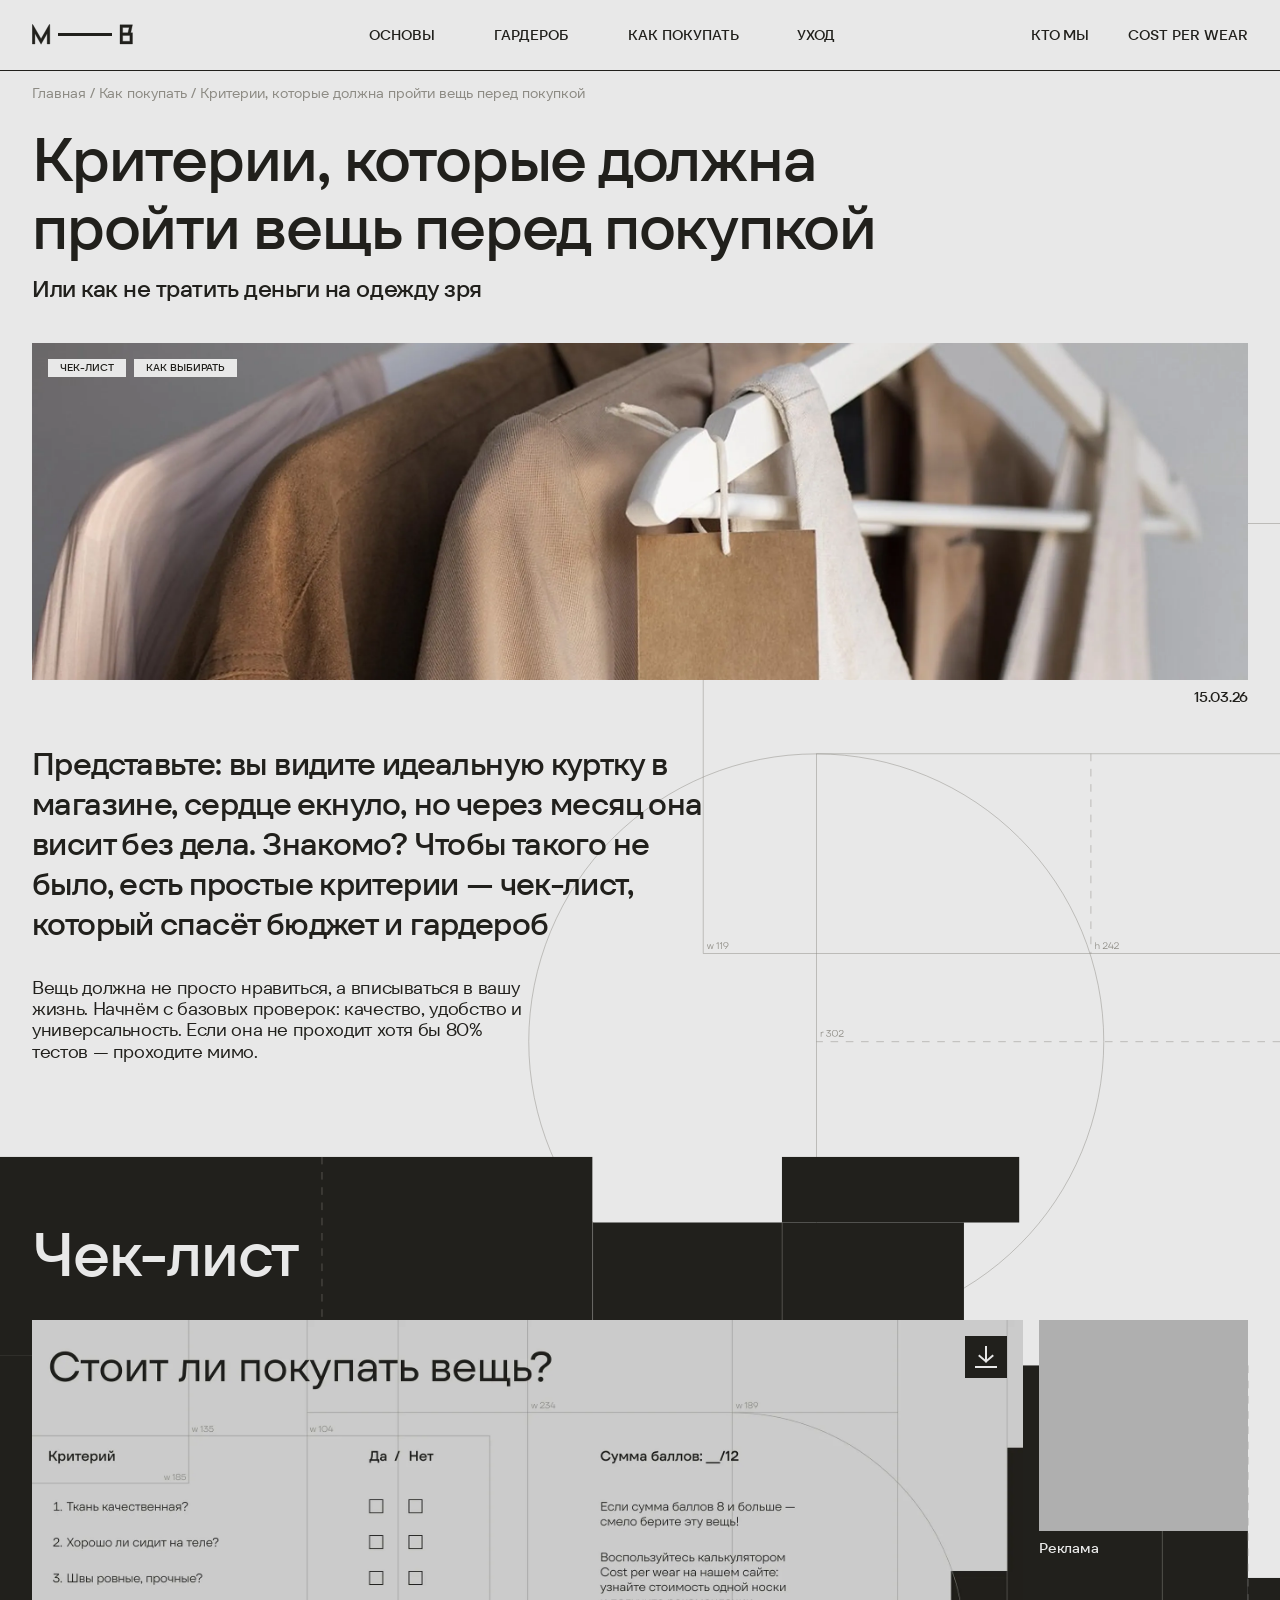
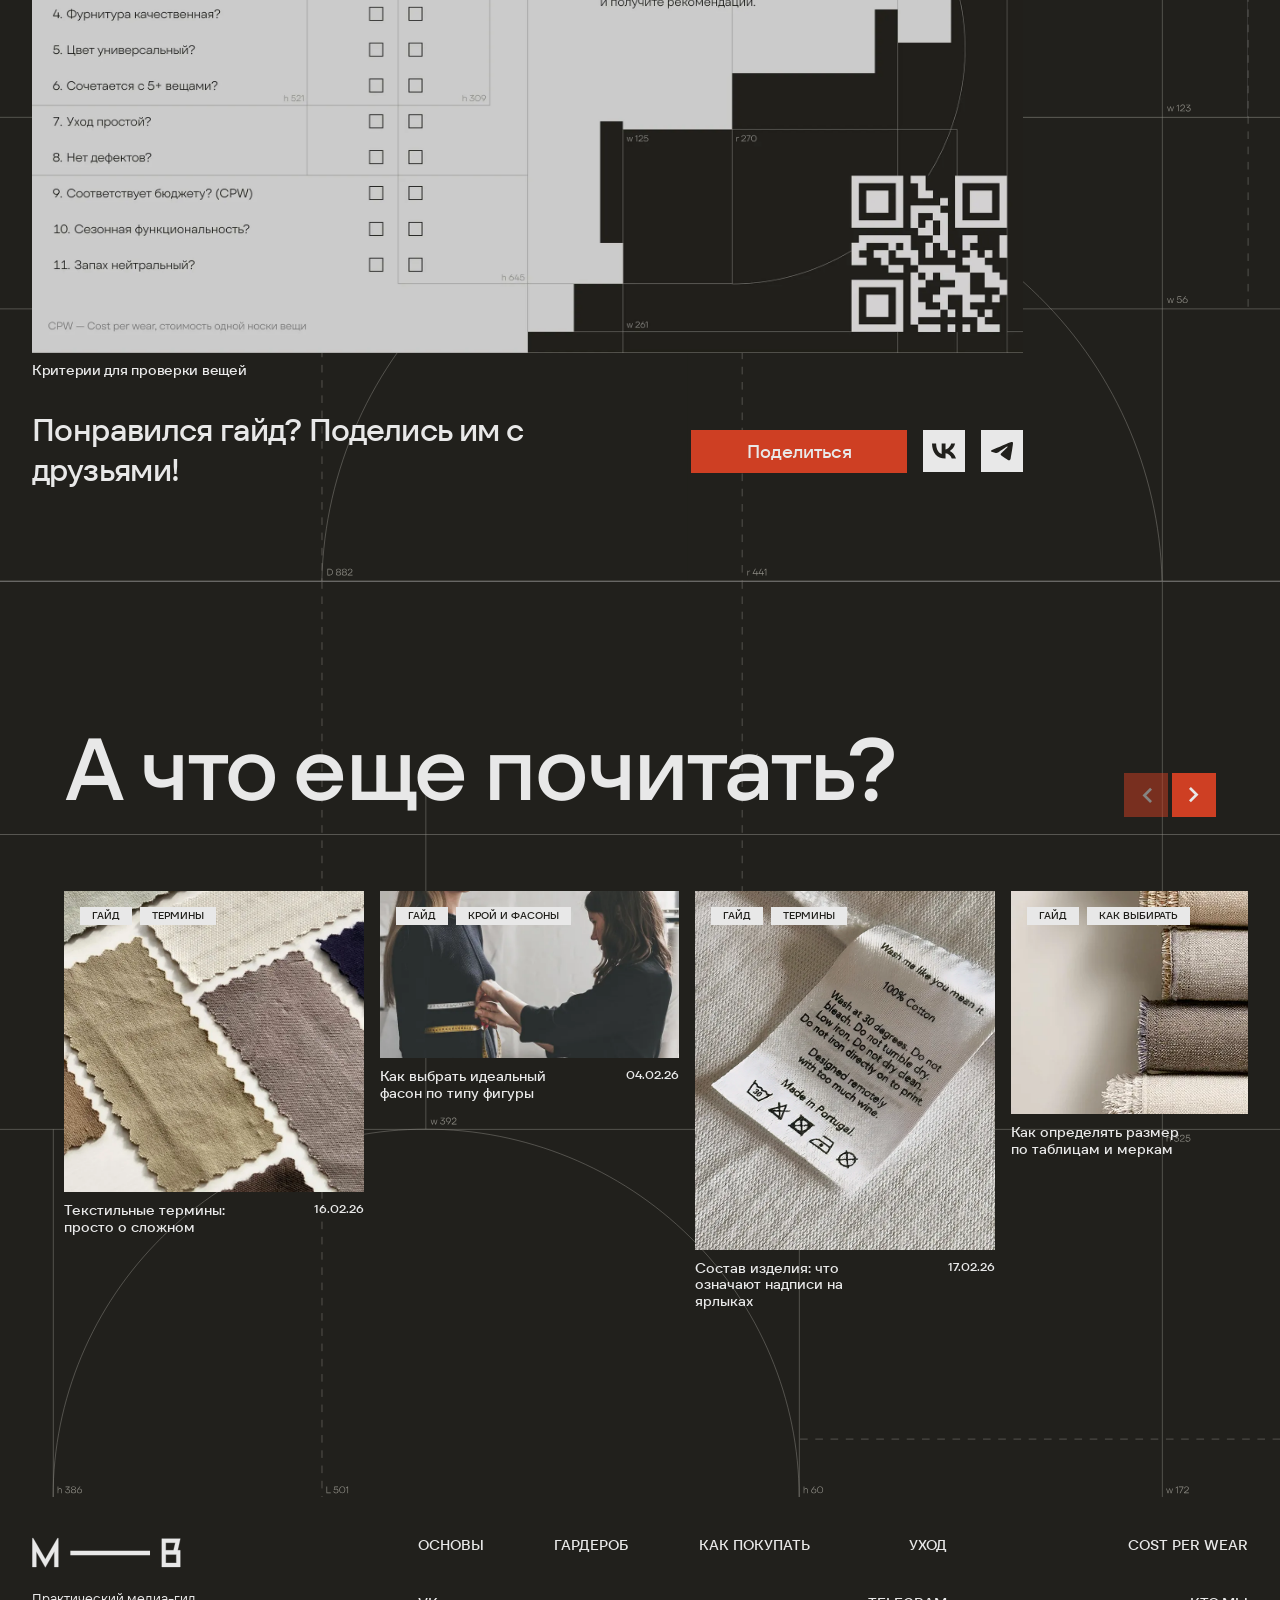
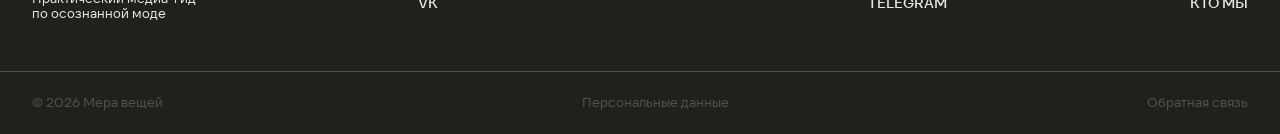
<file: checkups.html>
﻿<!doctype html>
<html lang="en">
	<head>
		<meta charset="UTF-8">
		<meta name="viewport" content="width=device-width, initial-scale=1.0">
		<link rel="preload" href="./assets/fonts/TT_Firs_Text_Educational-Regular.woff2" as="font" type="font/woff2" defer>
		<link rel="preload" href="./assets/fonts/TT_Firs_Text_Educational-Normal.woff2" as="font" type="font/woff2" defer>
		<link rel="preload" href="./assets/fonts/TT_Firs_Text_Educational-Medium.woff2" as="font" type="font/woff2" defer>
		<link rel="preload" href="./assets/fonts/TT_Firs_Text_Educational-Light.woff2" as="font" type="font/woff2" defer>
		<link rel="shortcut icon" href="./assets/img/favicon.ico">
		<title>Критерии, которые должна пройти вещь перед покупкой</title>
		<script defer src="./assets/js/app.min.js?v=1781015024758"></script>
		<link rel="stylesheet" defer href="./assets/css/app.min.css?v=1781015024758">
	</head>
	<body>
		<div class="wrapper">
			<header data-fls-lp="" data-fls-header="" class="header">
				<div class="header__container">
					<div class="header__row">
						<div data-fls-logo-big="" data-fls-logo-delay="600" data-fls-logo-duration="1200" data-fls-logo-show-delay="-550" data-fls-logo-show-duration="700" class="animate">
							<div class="logo-inner">
								<img class="logo-big" src="./assets/img/logo_3.svg" alt="Image">
							</div>
						</div>
						<a data-fls-logo-small="" href="index.html" class="logo logo--header">
							<img src="./assets/img/logo.svg" alt="Логотип">
						</a>
						<div class="header__menu menu">
							<button type="button" title="Меню" data-fls-menu="" class="menu__icon icon-menu">
								<span></span>
								<div></div>
							</button>
							<nav class="menu__body">
								<ul class="menu__list">
									<li class="menu__item">
										<a href="basics.html" class="menu__link">Основы</a>
									</li>
									<li class="menu__item">
										<a href="wardrobe.html" class="menu__link">Гардероб</a>
									</li>
									<li class="menu__item">
										<a href="buy.html" class="menu__link">Как покупать</a>
									</li>
									<li class="menu__item">
										<a href="care.html" class="menu__link">Уход</a>
									</li>
								</ul>
								<ul class="menu__list menu__list--gap">
									<li class="menu__item">
										<a href="about.html" class="menu__link">Кто мы</a>
									</li>
									<li class="menu__item">
										<button data-fls-popup-link="calc" type="button" class="menu__link">Cost Per Wear</button>
									</li>
								</ul>
							</nav>
						</div>
					</div>
				</div>
			</header>
			<main data-fls-index="" class="page">
				<div data-fls-breadcrumbs="" class="breadcrumbs breadcrumbs--white">
					<div class="breadcrumbs__container">
						<nav class="breadcrumbs__navigation">
							<ul class="breadcrumbs__list">
								<li class="breadcrumbs__item">
									<a href="index.html" class="breadcrumbs__link">
										<span>Главная</span>
									</a>
								</li>
								<li class="breadcrumbs__item">
									<a href="buy.html" class="breadcrumbs__link">
										<span>Как покупать</span>
									</a>
								</li>
								<li class="breadcrumbs__item">
									<span>Критерии, которые должна пройти вещь перед покупкой</span>
								</li>
							</ul>
						</nav>
					</div>
				</div>
				<div class="page__fon">
					<img class="fon" src="./assets/img/fon-checkups.svg" alt="Fon">
					<div class="page__container">
						<section class="page__article article">
							<h1 class="article__title">
								Критерии, которые должна
								<br>
								пройти вещь перед покупкой
							</h1>
							<div class="article__subtitle">Или как не тратить деньги на одежду зря</div>
							<div class="article__card">
								<div class="article__picture">
									<div class="article__tags tags">
										<div class="tags__tag">Чек-лист</div>
										<div class="tags__tag">как выбирать</div>
									</div>
									<img class="article__image article__image--pc" width="1376" height="380" alt="Image" src="./assets/img/article_image_11.webp">
									<img class="article__image article__image--mobile" width="1376" height="380" alt="Image" src="./assets/img/article_image_11-mobile.webp">
								</div>
								<div class="article__content">
									<div class="article__date">15.03.26</div>
								</div>
							</div>
							<div class="article__rows-article rows-article">
								<div class="rows-article__row rows-article__row--bottom rows-article__row--max-width">
									<div class="rows-article__subtitle">
										Представьте: вы видите идеальную куртку в магазине, сердце екнуло, но через месяц она висит без дела. Знакомо? Чтобы такого не было, есть простые критерии — чек-лист, который спасёт бюджет и гардероб
									</div>
									<p>
										Вещь должна не просто нравиться, а вписываться в вашу жизнь. Начнём с базовых проверок: качество, удобство и универсальность. Если она не проходит хотя бы 80% тестов — проходите мимо.
									</p>
								</div>
							</div>
						</section>
						<section class="page__cheat-sheet cheat-sheet">
							<h2 class="cheat-sheet__title">Чек-лист</h2>
							<div class="cheat-sheet__box">
								<div class="cheat-sheet__parent">
									<div class="cheat-sheet__picture-big">
										<button type="button" data-fls-download-file="files/cheat-sheet_image_4.jpg" class="download">
											<img loading="lazy" width="22" height="22" src="./assets/img/download.svg" alt="Icon">
										</button>
										<img class="cheat-sheet__image cheat-sheet__image--pc" width="1144" height="724" loading="lazy" alt="Image" src="./assets/img/cheat-sheet_image_4.webp">
										<img class="cheat-sheet__image cheat-sheet__image--mobile" width="382" height="240" loading="lazy" alt="Image" src="./assets/img/cheat-sheet_image_4-mobile.webp">
										<div class="cheat-sheet__name">Критерии для проверки вещей</div>
									</div>
									<div class="cheat-sheet__row">
										<div class="cheat-sheet__subtitle">Понравился гайд? Поделись им с друзьями!</div>
										<div class="cheat-sheet__block">
											<a href="#" data-fls-button="" class="button button--padding2 button--orange button--center">Поделиться</a>
											<div class="cheat-sheet__messages">
												<a href="https://vk.com/mera_veshei" target="_blank" rel="nofollow" class="cheat-sheet__message">
													<img class="cheat-sheet__icon" width="24" height="24" loading="lazy" src="./assets/img/vk.svg" alt="Icon">
												</a>
												<a href="https://t.me/mera_veshei" target="_blank" rel="nofollow" class="cheat-sheet__message">
													<img class="cheat-sheet__icon" width="24" height="24" loading="lazy" src="./assets/img/tg.svg" alt="Icon">
												</a>
											</div>
										</div>
									</div>
								</div>
								<div class="cheat-sheet__card">
									<img class="cheat-sheet__img" width="216" height="216" loading="lazy" alt="Image" src="./assets/img/cheat-sheet_image_2.webp">
									<div class="cheat-sheet__name">Реклама</div>
								</div>
							</div>
						</section>
						<section class="page__guides guides guides--balck">
							<div class="content-block">
								<h2 class="content-block__title title">А что еще почитать?</h2>
								<div class="block">
									<div class="navigation">
										<div class="navigation__prev navigation-prev --icon-arrow"></div>
										<div class="navigation__next navigation-next --icon-arrow"></div>
									</div>
								</div>
							</div>
							<div data-fls-slider="" class="guides__slider swiper">
								<div class="guides__wrapper swiper-wrapper">
									<a href="#" class="guides__slide swiper-slide">
										<div class="card-slide">
											<div class="card-slide__picture">
												<div class="card-slide__tags tags">
													<div class="tags__tag">Гайд</div>
													<div class="tags__tag">термины</div>
												</div>
												<img class="card-slide__image" width="390" height="392" loading="lazy" alt="Image" src="./assets/img/card-slide_image_1.webp">
											</div>
											<div class="card-slide__content">
												<div class="card-slide__name">Текстильные термины: просто о сложном</div>
												<div class="card-slide__date">16.02.26</div>
											</div>
										</div>
									</a>
									<a href="#" class="guides__slide swiper-slide">
										<div class="card-slide">
											<div class="card-slide__picture">
												<div class="card-slide__tags tags">
													<div class="tags__tag">Гайд</div>
													<div class="tags__tag">Крой и фасоны</div>
												</div>
												<img class="card-slide__image" width="332" height="185" loading="lazy" alt="Image" src="./assets/img/card-slide_image_2.webp">
											</div>
											<div class="card-slide__content">
												<div class="card-slide__name">Как выбрать идеальный фасон по типу фигуры</div>
												<div class="card-slide__date">04.02.26</div>
											</div>
										</div>
									</a>
									<a href="#" class="guides__slide swiper-slide">
										<div class="card-slide">
											<div class="card-slide__picture">
												<div class="card-slide__tags tags">
													<div class="tags__tag">Гайд</div>
													<div class="tags__tag">термины</div>
												</div>
												<img class="card-slide__image" width="390" height="467" loading="lazy" alt="Image" src="./assets/img/card-slide_image_3.webp">
											</div>
											<div class="card-slide__content">
												<div class="card-slide__name">Состав изделия: что означают надписи на ярлыках</div>
												<div class="card-slide__date">17.02.26</div>
											</div>
										</div>
									</a>
									<a href="#" class="guides__slide swiper-slide">
										<div class="card-slide">
											<div class="card-slide__picture">
												<div class="card-slide__tags tags">
													<div class="tags__tag">Гайд</div>
													<div class="tags__tag">как выбирать</div>
												</div>
												<img class="card-slide__image" width="332" height="185" loading="lazy" alt="Image" src="./assets/img/card-slide_image_4.webp">
											</div>
											<div class="card-slide__content">
												<div class="card-slide__name">Как определять размер по таблицам и меркам</div>
												<div class="card-slide__date">17.02.26</div>
											</div>
										</div>
									</a>
									<a href="#" class="guides__slide swiper-slide">
										<div class="card-slide">
											<div class="card-slide__picture">
												<div class="card-slide__tags tags">
													<div class="tags__tag">Гайд</div>
													<div class="tags__tag">термины</div>
												</div>
												<img class="card-slide__image" width="390" height="392" loading="lazy" alt="Image" src="./assets/img/card-slide_image_1.webp">
											</div>
											<div class="card-slide__content">
												<div class="card-slide__name">Текстильные термины: просто о сложном</div>
												<div class="card-slide__date">16.02.26</div>
											</div>
										</div>
									</a>
									<a href="#" class="guides__slide swiper-slide">
										<div class="card-slide">
											<div class="card-slide__picture">
												<div class="card-slide__tags tags">
													<div class="tags__tag">Гайд</div>
													<div class="tags__tag">Крой и фасоны</div>
												</div>
												<img class="card-slide__image" width="332" height="185" loading="lazy" alt="Image" src="./assets/img/card-slide_image_2.webp">
											</div>
											<div class="card-slide__content">
												<div class="card-slide__name">Как выбрать идеальный фасон по типу фигуры</div>
												<div class="card-slide__date">04.02.26</div>
											</div>
										</div>
									</a>
									<a href="#" class="guides__slide swiper-slide">
										<div class="card-slide">
											<div class="card-slide__picture">
												<div class="card-slide__tags tags">
													<div class="tags__tag">Гайд</div>
													<div class="tags__tag">термины</div>
												</div>
												<img class="card-slide__image" width="390" height="467" loading="lazy" alt="Image" src="./assets/img/card-slide_image_3.webp">
											</div>
											<div class="card-slide__content">
												<div class="card-slide__name">Состав изделия: что означают надписи на ярлыках</div>
												<div class="card-slide__date">17.02.26</div>
											</div>
										</div>
									</a>
									<a href="#" class="guides__slide swiper-slide">
										<div class="card-slide">
											<div class="card-slide__picture">
												<div class="card-slide__tags tags">
													<div class="tags__tag">Гайд</div>
													<div class="tags__tag">как выбирать</div>
												</div>
												<img class="card-slide__image" width="332" height="185" loading="lazy" alt="Image" src="./assets/img/card-slide_image_4.webp">
											</div>
											<div class="card-slide__content">
												<div class="card-slide__name">Как определять размер по таблицам и меркам</div>
												<div class="card-slide__date">17.02.26</div>
											</div>
										</div>
									</a>
								</div>
							</div>
						</section>
					</div>
				</div>
			</main>
			<footer data-fls-footer="" class="footer">
				<div class="footer__container">
					<div class="footer__row">
						<div class="footer__box">
							<div class="footer__content">
								<a href="index.html" class="footer__logo logo logo--size">
									<img src="./assets/img/logo_2.svg" loading="lazy" alt="Логотип" title="Логотип">
								</a>
								<div class="footer__name">Практический медиа-гид по осознанной моде</div>
							</div>
							<ul class="footer__mobile"></ul>
						</div>
						<div class="footer__menu menu-footer">
							<nav class="menu-footer__body">
								<ul class="menu-footer__list menu-footer__list--center">
									<li class="menu-footer__item menu-footer__item--left">
										<a href="basics.html" class="menu-footer__link">Основы</a>
									</li>
									<li class="menu-footer__item menu-footer__item--right">
										<a href="wardrobe.html" class="menu-footer__link">гардероб</a>
									</li>
									<li class="menu-footer__item">
										<a href="buy.html" class="menu-footer__link">Как покупать</a>
									</li>
									<li class="menu-footer__item menu-footer__item--left">
										<a href="care.html" class="menu-footer__link">уход</a>
									</li>
									<li data-fls-dynamic=".footer__mobile, 767.98" class="menu-footer__item">
										<a href="https://vk.com/mera_veshei" target="_blank" rel="nofollow" class="menu-footer__link">VK</a>
									</li>
									<li data-fls-dynamic=".footer__mobile, 767.98,0" class="menu-footer__item">
										<a href="https://t.me/mera_veshei" target="_blank" rel="nofollow" class="menu-footer__link">telegram</a>
									</li>
								</ul>
							</nav>
						</div>
						<ul class="menu-footer__list menu-footer__list--right">
							<li data-fls-dynamic=".menu-footer__list--center, 767.98" class="menu-footer__item">
								<a data-fls-popup-link="calc" data-fls-button="" class="menu-footer__link">cost per wear</a>
							</li>
							<li data-fls-dynamic=".menu-footer__list--center, 767.98" class="menu-footer__item menu-footer__item--right">
								<a href="about.html" class="menu-footer__link">кто мы</a>
							</li>
						</ul>
					</div>
					<div class="footer__elements">
						<div class="footer__copyright">
							©
							<span data-fls-copyright=""></span>
							Мера вещей
						</div>
						<a href="#" class="footer__link">Персональные данные</a>
						<a href="#" class="footer__link">Обратная связь</a>
					</div>
				</div>
			</footer>
		</div>
		<div data-fls-popup="calc" aria-hidden="true" class="popup">
			<div data-fls-popup-wrapper="" class="popup__wrapper">
				<div data-fls-popup-body="" class="popup__body">
					<form action="#" data-fls-popup-content="" class="popup__column">
						<div class="popup__box">
							<div class="popup__row">
								<div class="popup__title">
									Калькулятор
									<br>
									Cost Per Wear
									<div data-fls-tip="CPW — это понятие, которое позволяет оценить реальную стоимость каждой вещи. Дословно можно перевести как «Стоимость одной носки»." class="tippy --icon-tippy"></div>
								</div>
								<button data-fls-popup-close="" type="button" class="popup__close">
									<svg viewbox="0 0 23 23" fill="none" xmlns="http://www.w3.org/2000/svg">
										<path d="M1.73333 1.48883L21.5469 21.0288" stroke-linecap="round"></path>
										<path d="M21.2667 1.48883L1.45309 21.0288" stroke-linecap="round"></path>
									</svg>
								</button>
							</div>
							<div data-fls-tabs="" data-fls-tabs-animate="" class="tabs">
								<nav data-fls-tabs-titles="" class="tabs__navigation">
									<button type="button" class="tabs__title --tab-active">Базовый</button>
									<button type="button" class="tabs__title">Продвинутый</button>
								</nav>
								<div data-fls-tabs-body="" class="tabs__content">
									<div class="tabs__body">
										<div class="calc-block">
											<div class="calc-block__lines">
												<div class="calc-block__line">
													<div class="calc-block__label">Стоимость вещи (₽)</div>
													<input data-fls-input="" class="calc-block__input" type="text" name="Текст" placeholder="Введите число" autocomplete="off">
												</div>
											</div>
											<div class="calc-block__lines">
												<div class="calc-block__line">
													<div class="calc-block__label">Количество носок</div>
													<select name="form[]" data-fls-select="" data-fls-select-modif="bg">
														<option value="Почти каждый день" selected>Почти каждый день</option>
														<option value="Несколько раз в неделю">Несколько раз в неделю</option>
														<option value="Несколько раз в месяц">Несколько раз в месяц</option>
														<option value="Пару раз в год">Пару раз в год</option>
													</select>
												</div>
												<div class="calc-block__line">
													<div class="calc-block__label">
														Срок службы
														<div data-fls-tip="Как думаете, сколько лет прослужит вам эта вещь? Или сколько лет вы планируете её носить?" class="tippy --icon-tippy"></div>
													</div>
													<input data-fls-input="" class="calc-block__input" type="text" name="Текст" placeholder="Введите число (лет)" autocomplete="off">
												</div>
											</div>
										</div>
									</div>
									<div class="tabs__body">
										<div class="calc-block">
											<div class="calc-block__lines">
												<div class="calc-block__line">
													<div class="calc-block__label">Стоимость вещи (₽)</div>
													<input data-fls-input="" class="calc-block__input" type="text" name="Текст" placeholder="Введите число" autocomplete="off">
												</div>
												<div class="calc-block__line">
													<div class="calc-block__label">
														Доплаты при покупке
														<div data-fls-tip="Дополнительные траты при покупке вещи. Платили ли вы за доставку, подгонку, упаковку, что-то ещё?" class="tippy --icon-tippy"></div>
													</div>
													<input data-fls-input="" class="calc-block__input" type="text" name="Текст" placeholder="Введите число" autocomplete="off">
												</div>
											</div>
											<div class="calc-block__lines">
												<div class="calc-block__line">
													<div class="calc-block__label">Количество носок</div>
													<select name="form[]" data-fls-select="" data-fls-select-modif="bg">
														<option value="Почти каждый день" selected>Почти каждый день</option>
														<option value="Несколько раз в неделю">Несколько раз в неделю</option>
														<option value="Несколько раз в месяц">Несколько раз в месяц</option>
														<option value="Пару раз в год">Пару раз в год</option>
													</select>
												</div>
												<div class="calc-block__line">
													<div class="calc-block__label">
														Срок службы
														<div data-fls-tip="Как думаете, сколько лет прослужит вам эта вещь? Или сколько лет вы планируете её носить?" class="tippy --icon-tippy"></div>
													</div>
													<input data-fls-input="" class="calc-block__input" type="text" name="Текст" placeholder="Введите число (лет)" autocomplete="off">
												</div>
											</div>
											<div class="calc-block__lines">
												<div class="calc-block__line">
													<div class="calc-block__label">
														Стоимость одного ухода
														<div data-fls-tip="Во сколько вам обходится одна стирка/химчистка?" class="tippy --icon-tippy"></div>
													</div>
													<input data-fls-input="" class="calc-block__input" type="text" name="Текст" placeholder="Введите число (лет)" autocomplete="off">
												</div>
												<div class="calc-block__line">
													<div class="calc-block__label">
														Частота ухода
														<div data-fls-tip="Раз в какое время вам необходимо стирать вещь или относить её в химчистку?" class="tippy --icon-tippy"></div>
													</div>
													<input data-fls-input="" class="calc-block__input" type="text" name="Текст" placeholder="Введите число (лет)" autocomplete="off">
												</div>
											</div>
										</div>
									</div>
								</div>
							</div>
						</div>
						<div class="popup__modules">
							<div class="popup__module">
								<div class="popup__element">продвинутый cost per wear</div>
								<div class="popup__price">
									<span>1450₽</span>
									за носку
								</div>
							</div>
							<div class="popup__module">
								<div class="popup__element popup__element--red">рекомендация</div>
								<div class="popup__text">
									Хорошо обдумайте вашу покупку. Возможно стоит найти вещь подешевле или носить эту реже.
								</div>
							</div>
						</div>
					</form>
				</div>
			</div>
		</div>
	<script defer src="./assets/js/cpw.js"></script></body>
</html>
</file>
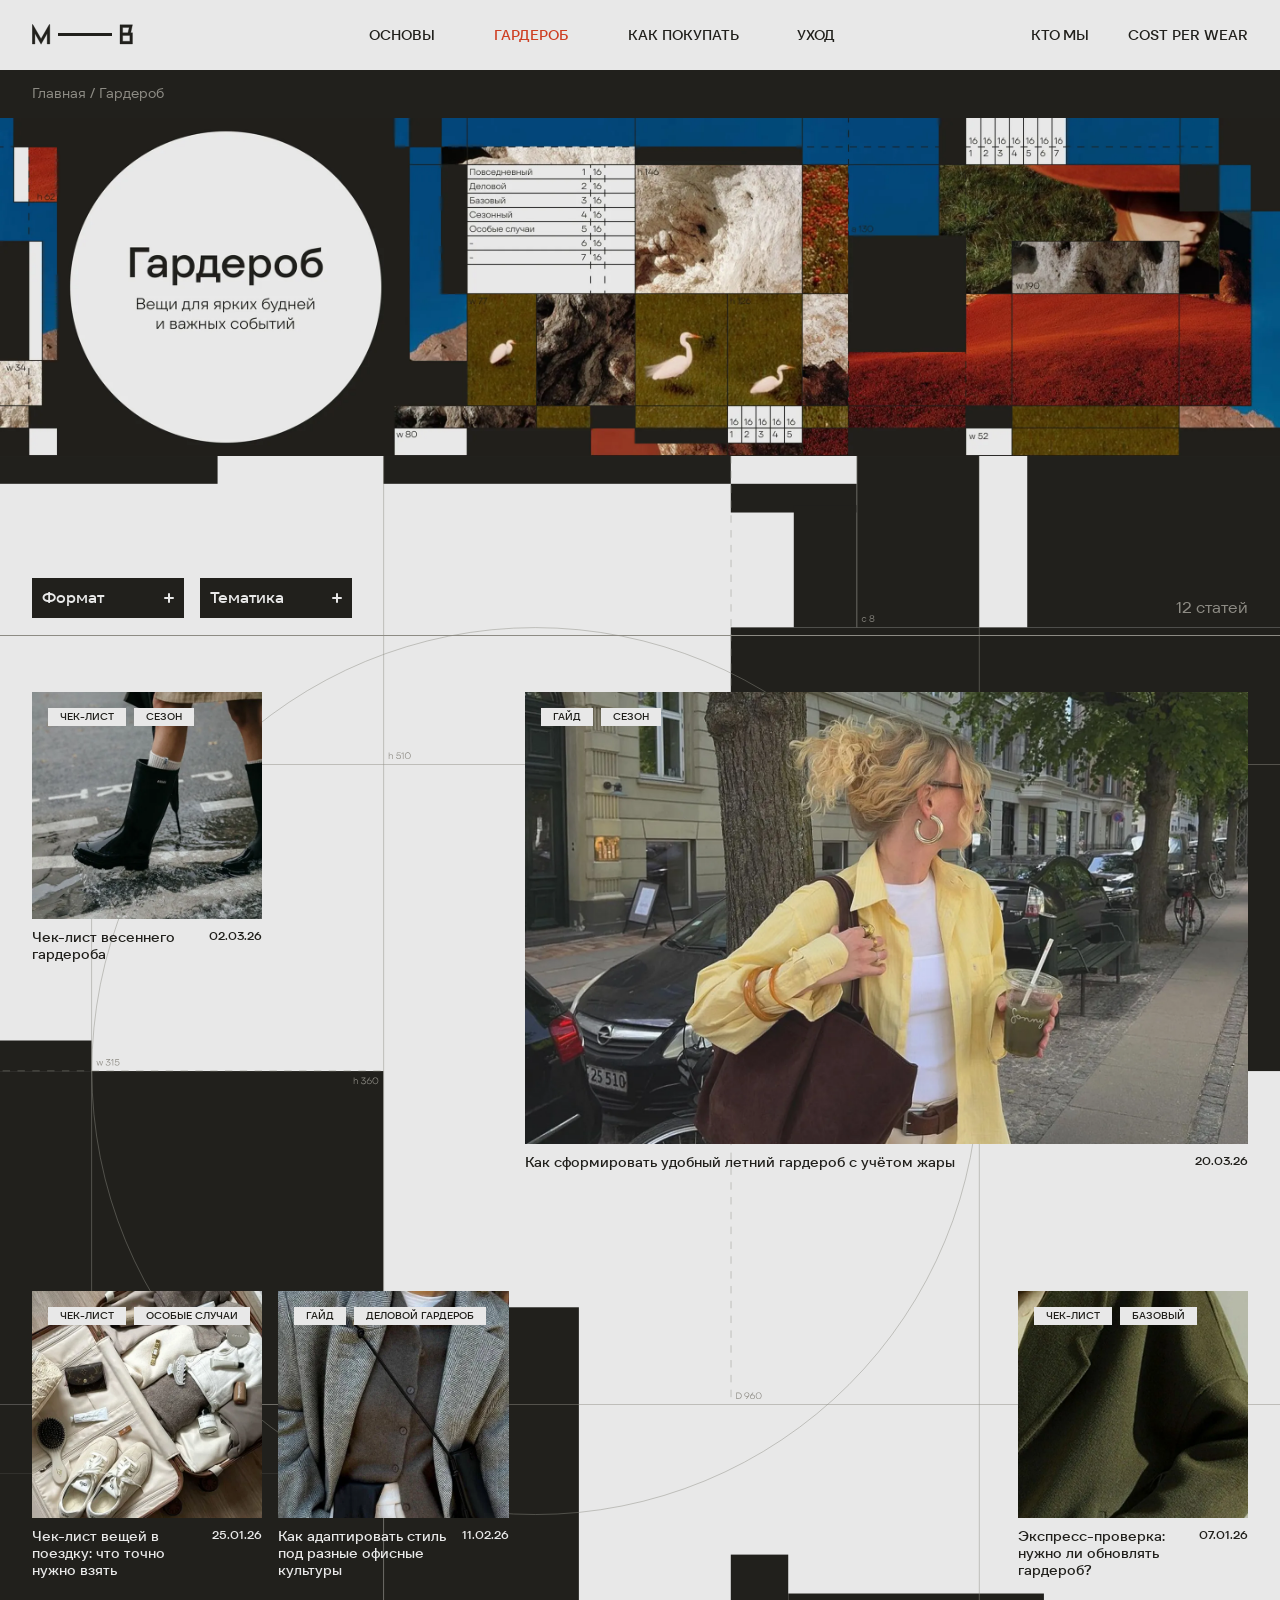
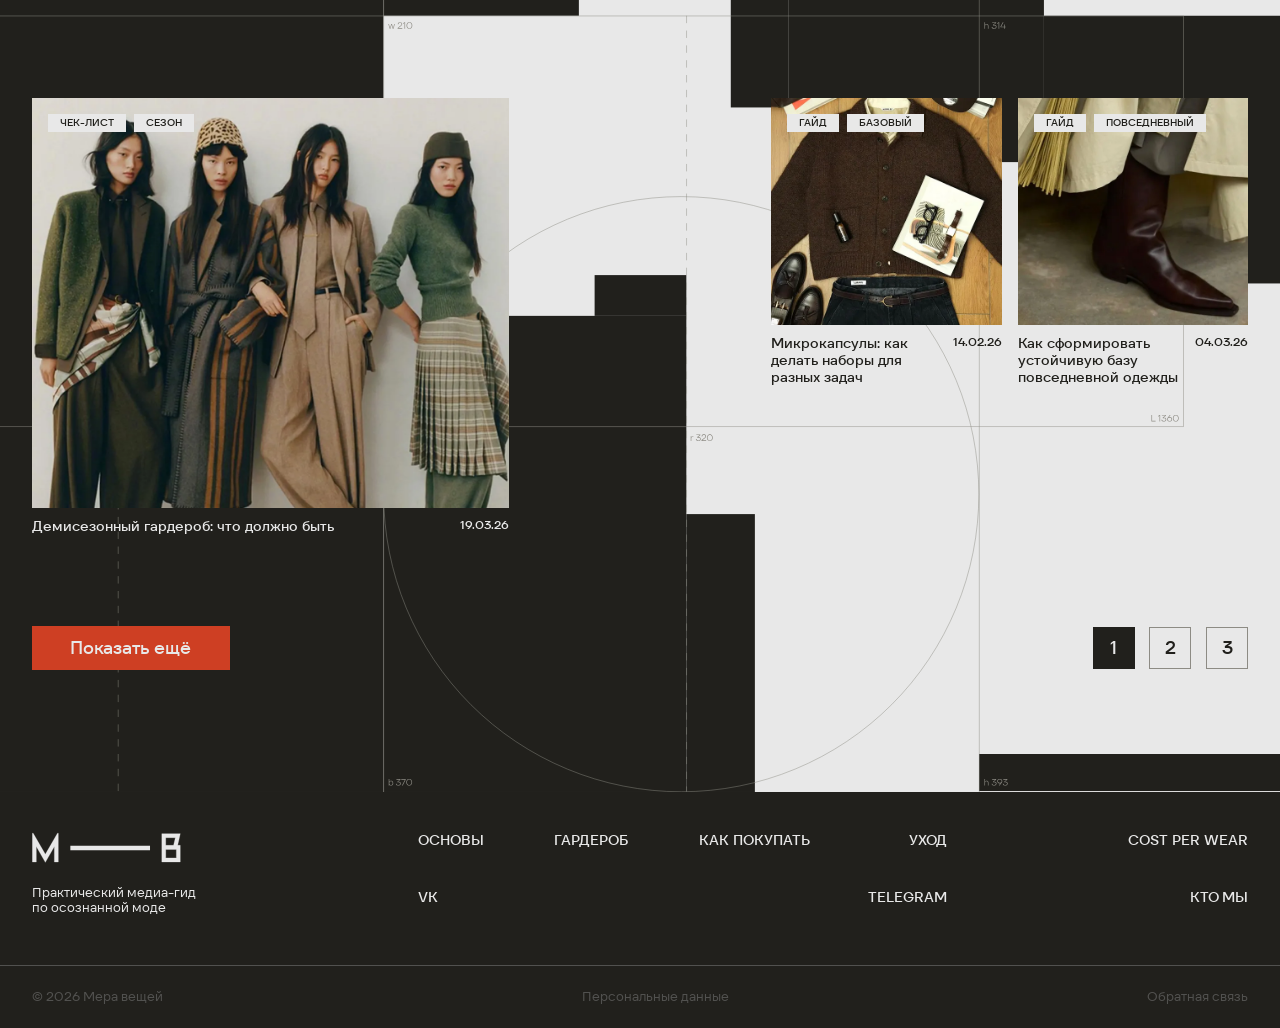
<file: wardrobe.html>
﻿<!doctype html>
<html lang="en">
	<head>
		<meta charset="UTF-8">
		<meta name="viewport" content="width=device-width, initial-scale=1.0">
		<link rel="preload" href="./assets/fonts/TT_Firs_Text_Educational-Regular.woff2" as="font" type="font/woff2" defer>
		<link rel="preload" href="./assets/fonts/TT_Firs_Text_Educational-Normal.woff2" as="font" type="font/woff2" defer>
		<link rel="preload" href="./assets/fonts/TT_Firs_Text_Educational-Medium.woff2" as="font" type="font/woff2" defer>
		<link rel="preload" href="./assets/fonts/TT_Firs_Text_Educational-Light.woff2" as="font" type="font/woff2" defer>
		<link rel="shortcut icon" href="./assets/img/favicon.ico">
		<title>Гардероб</title>
		<script defer src="./assets/js/app.min.js?v=1781015024752"></script>
		<link rel="stylesheet" defer href="./assets/css/app.min.css?v=1781015024752">
	</head>
	<body>
		<div class="wrapper">
			<header data-fls-lp="" data-fls-header="" class="header">
				<div class="header__container">
					<div class="header__row">
						<div data-fls-logo-big="" data-fls-logo-delay="600" data-fls-logo-duration="1200" data-fls-logo-show-delay="-550" data-fls-logo-show-duration="700" class="animate">
							<div class="logo-inner">
								<img class="logo-big" src="./assets/img/logo_3.svg" alt="Image">
							</div>
						</div>
						<a data-fls-logo-small="" href="index.html" class="logo logo--header">
							<img src="./assets/img/logo.svg" alt="Логотип">
						</a>
						<div class="header__menu menu">
							<button type="button" title="Меню" data-fls-menu="" class="menu__icon icon-menu">
								<span></span>
								<div></div>
							</button>
							<nav class="menu__body">
								<ul class="menu__list">
									<li class="menu__item">
										<a href="basics.html" class="menu__link">Основы</a>
									</li>
									<li class="menu__item">
										<a href="wardrobe.html" class="menu__link menu__link--active">Гардероб</a>
									</li>
									<li class="menu__item">
										<a href="buy.html" class="menu__link">Как покупать</a>
									</li>
									<li class="menu__item">
										<a href="care.html" class="menu__link">Уход</a>
									</li>
								</ul>
								<ul class="menu__list menu__list--gap">
									<li class="menu__item">
										<a href="about.html" class="menu__link">Кто мы</a>
									</li>
									<li class="menu__item">
										<button data-fls-popup-link="calc" type="button" class="menu__link">Cost Per Wear</button>
									</li>
								</ul>
							</nav>
						</div>
					</div>
				</div>
			</header>
			<main data-fls-index="" class="page">
				<div data-fls-breadcrumbs="" class="breadcrumbs">
					<div class="breadcrumbs__container">
						<nav class="breadcrumbs__navigation">
							<ul class="breadcrumbs__list">
								<li class="breadcrumbs__item">
									<a href="index.html" class="breadcrumbs__link">
										<span>Главная</span>
									</a>
								</li>
								<li class="breadcrumbs__item">
									<span>Гардероб</span>
								</li>
							</ul>
						</nav>
						<div class="breadcrumbs__banner">
							<img class="breadcrumbs__image breadcrumbs__image--pc" width="1440" height="380" alt="Image" src="./assets/img/breadcrumbs_image_2.webp">
							<img class="breadcrumbs__image breadcrumbs__image--mobile" width="430" height="586" alt="Image" src="./assets/img/breadcrumbs_image_2-mobile.webp">
						</div>
					</div>
				</div>
				<div class="page__fon">
					<img class="fon" src="./assets/img/fon-wardrobe.svg" alt="Fon">
					<div class="page__container">
						<div class="page__articles articles">
							<div class="articles__row">
								<div class="articles__lines">
									<div class="articles__line articles__line--width">
										<select name="form[]" data-fls-select="" data-fls-select-modif="form">
											<option value="Формат" selected>Формат</option>
											<option value="Гайд">Гайд</option>
											<option value="Чек-лист">Чек-лист</option>
										</select>
									</div>
									<div class="articles__line articles__line--width2">
										<select name="form[]" data-fls-select="" data-fls-select-modif="form">
											<option value="Тематика" selected>Тематика</option>
											<option value="Повседневный">Повседневный</option>
											<option value="Деловой">Деловой</option>
											<option value="Базовый">Базовый</option>
											<option value="Сезон">Сезон</option>
											<option value="Особые случаи">Особые случаи</option>
										</select>
									</div>
								</div>
								<div class="articles__name">12 статей</div>
							</div>
							<div class="page__cards page__cards--bottom4 cards">
								<div data-fls-grid="" data-fls-grid-cols="5" data-fls-grid-cycle-gap="1" data-fls-grid-cycle-space="0px" data-fls-grid-pattern="1,1,1,1;3,1,3,1;1,2,1,1;2,2,1,1;5,2,1,1;1,3,2,1;4,3,1,1;5,3,1,1" class="cards__grid-cards grid-cards grid-cards--bottom grid-cards--gap">
									<a href="#" class="card card--small">
										<div class="card__picture">
											<div class="card__tags tags">
												<div class="tags__tag">чек-лист</div>
												<div class="tags__tag">сезон</div>
											</div>
											<img class="card__image" loading="lazy" alt="Image" src="./assets/img/card_image_1.webp">
										</div>
										<div class="card__content">
											<div class="card__name">Чек-лист весеннего гардероба</div>
											<div class="card__date">02.03.26</div>
										</div>
									</a>
									<a href="#" class="card card--big">
										<div class="card__picture">
											<div class="card__tags tags">
												<div class="tags__tag">гайд</div>
												<div class="tags__tag">сезон</div>
											</div>
											<img class="card__image" loading="lazy" alt="Image" src="./assets/img/card_image_2.webp">
										</div>
										<div class="card__content">
											<div class="card__name">Как сформировать удобный летний гардероб с учётом жары</div>
											<div class="card__date">20.03.26</div>
										</div>
									</a>
									<a href="#" class="card">
										<div class="card__picture">
											<div class="card__tags tags">
												<div class="tags__tag">чек-лист</div>
												<div class="tags__tag">особые случаи</div>
											</div>
											<img class="card__image" loading="lazy" alt="Image" src="./assets/img/card_image_25.webp">
										</div>
										<div class="card__content card__content--white">
											<div class="card__name">Чек-лист вещей в поездку: что точно нужно взять</div>
											<div class="card__date">25.01.26</div>
										</div>
									</a>
									<a href="#" class="card card--small">
										<div class="card__picture">
											<div class="card__tags tags">
												<div class="tags__tag">гайд</div>
												<div class="tags__tag">деловой гардероб</div>
											</div>
											<img class="card__image" loading="lazy" alt="Image" src="./assets/img/card_image_26.webp">
										</div>
										<div class="card__content card__content--white">
											<div class="card__name">Как адаптировать стиль под разные офисные культуры</div>
											<div class="card__date">11.02.26</div>
										</div>
									</a>
									<a href="#" class="card">
										<div class="card__picture">
											<div class="card__tags tags">
												<div class="tags__tag">чек-лист</div>
												<div class="tags__tag">базовый</div>
											</div>
											<img class="card__image" loading="lazy" alt="Image" src="./assets/img/card_image_16.webp">
										</div>
										<div class="card__content">
											<div class="card__name">Экспресс-проверка: нужно ли обновлять гардероб?</div>
											<div class="card__date">07.01.26</div>
										</div>
									</a>
									<a href="#" class="card card--big3">
										<div class="card__picture">
											<div class="card__tags tags">
												<div class="tags__tag">чек-лист</div>
												<div class="tags__tag">сезон</div>
											</div>
											<img class="card__image card__image--pc" width="796" height="498" loading="lazy" alt="Image" src="./assets/img/card_image_18.webp">
											<img class="card__image card__image--mobile" width="382" height="454" loading="lazy" alt="Image" src="./assets/img/card_image_2-mobile.webp">
										</div>
										<div class="card__content card__content--white">
											<div class="card__name">Демисезонный гардероб: что должно быть</div>
											<div class="card__date">19.03.26</div>
										</div>
									</a>
									<a href="#" class="card">
										<div class="card__picture">
											<div class="card__tags tags">
												<div class="tags__tag">гайд</div>
												<div class="tags__tag">базовый</div>
											</div>
											<img class="card__image" loading="lazy" alt="Image" src="./assets/img/card_image_11.webp">
										</div>
										<div class="card__content">
											<div class="card__name">Микрокапсулы: как делать наборы для разных задач</div>
											<div class="card__date">14.02.26</div>
										</div>
									</a>
									<a href="#" class="card card--small">
										<div class="card__picture">
											<div class="card__tags tags">
												<div class="tags__tag">гайд</div>
												<div class="tags__tag">повседневный</div>
											</div>
											<img class="card__image" loading="lazy" alt="Image" src="./assets/img/card_image_27.webp">
										</div>
										<div class="card__content">
											<div class="card__name">Как сформировать устойчивую базу повседневной одежды</div>
											<div class="card__date">04.03.26</div>
										</div>
									</a>
								</div>
								<div class="cards__footer">
									<button type="button" data-fls-button="" class="button button--padding2 button--orange button--center">Показать ещё</button>
									<div data-fls-pagging="" class="pagging">
										<ul class="pagging__items">
											<li class="pagging__item">
												<a href="#" class="pagging__link --active">1</a>
											</li>
											<li class="pagging__item">
												<a href="#" class="pagging__link">2</a>
											</li>
											<li class="pagging__item">
												<a href="#" class="pagging__link">3</a>
											</li>
										</ul>
									</div>
								</div>
							</div>
						</div>
					</div>
				</div>
			</main>
			<footer data-fls-footer="" class="footer">
				<div class="footer__container">
					<div class="footer__row">
						<div class="footer__box">
							<div class="footer__content">
								<a href="index.html" class="footer__logo logo logo--size">
									<img src="./assets/img/logo_2.svg" loading="lazy" alt="Логотип" title="Логотип">
								</a>
								<div class="footer__name">Практический медиа-гид по осознанной моде</div>
							</div>
							<ul class="footer__mobile"></ul>
						</div>
						<div class="footer__menu menu-footer">
							<nav class="menu-footer__body">
								<ul class="menu-footer__list menu-footer__list--center">
									<li class="menu-footer__item menu-footer__item--left">
										<a href="basics.html" class="menu-footer__link">Основы</a>
									</li>
									<li class="menu-footer__item menu-footer__item--right">
										<a href="wardrobe.html" class="menu-footer__link">гардероб</a>
									</li>
									<li class="menu-footer__item">
										<a href="buy.html" class="menu-footer__link">Как покупать</a>
									</li>
									<li class="menu-footer__item menu-footer__item--left">
										<a href="care.html" class="menu-footer__link">уход</a>
									</li>
									<li data-fls-dynamic=".footer__mobile, 767.98" class="menu-footer__item">
										<a href="https://vk.com/mera_veshei" target="_blank" rel="nofollow" class="menu-footer__link">VK</a>
									</li>
									<li data-fls-dynamic=".footer__mobile, 767.98,0" class="menu-footer__item">
										<a href="https://t.me/mera_veshei" target="_blank" rel="nofollow" class="menu-footer__link">telegram</a>
									</li>
								</ul>
							</nav>
						</div>
						<ul class="menu-footer__list menu-footer__list--right">
							<li data-fls-dynamic=".menu-footer__list--center, 767.98" class="menu-footer__item">
								<a data-fls-popup-link="calc" data-fls-button="" class="menu-footer__link">cost per wear</a>
							</li>
							<li data-fls-dynamic=".menu-footer__list--center, 767.98" class="menu-footer__item menu-footer__item--right">
								<a href="about.html" class="menu-footer__link">кто мы</a>
							</li>
						</ul>
					</div>
					<div class="footer__elements">
						<div class="footer__copyright">
							©
							<span data-fls-copyright=""></span>
							Мера вещей
						</div>
						<a href="#" class="footer__link">Персональные данные</a>
						<a href="#" class="footer__link">Обратная связь</a>
					</div>
				</div>
			</footer>
		</div>
		<div data-fls-popup="calc" aria-hidden="true" class="popup">
			<div data-fls-popup-wrapper="" class="popup__wrapper">
				<div data-fls-popup-body="" class="popup__body">
					<form action="#" data-fls-popup-content="" class="popup__column">
						<div class="popup__box">
							<div class="popup__row">
								<div class="popup__title">
									Калькулятор
									<br>
									Cost Per Wear
									<div data-fls-tip="CPW — это понятие, которое позволяет оценить реальную стоимость каждой вещи. Дословно можно перевести как «Стоимость одной носки»." class="tippy --icon-tippy"></div>
								</div>
								<button data-fls-popup-close="" type="button" class="popup__close">
									<svg viewbox="0 0 23 23" fill="none" xmlns="http://www.w3.org/2000/svg">
										<path d="M1.73333 1.48883L21.5469 21.0288" stroke-linecap="round"></path>
										<path d="M21.2667 1.48883L1.45309 21.0288" stroke-linecap="round"></path>
									</svg>
								</button>
							</div>
							<div data-fls-tabs="" data-fls-tabs-animate="" class="tabs">
								<nav data-fls-tabs-titles="" class="tabs__navigation">
									<button type="button" class="tabs__title --tab-active">Базовый</button>
									<button type="button" class="tabs__title">Продвинутый</button>
								</nav>
								<div data-fls-tabs-body="" class="tabs__content">
									<div class="tabs__body">
										<div class="calc-block">
											<div class="calc-block__lines">
												<div class="calc-block__line">
													<div class="calc-block__label">Стоимость вещи (₽)</div>
													<input data-fls-input="" class="calc-block__input" type="text" name="Текст" placeholder="Введите число" autocomplete="off">
												</div>
											</div>
											<div class="calc-block__lines">
												<div class="calc-block__line">
													<div class="calc-block__label">Количество носок</div>
													<select name="form[]" data-fls-select="" data-fls-select-modif="bg">
														<option value="Почти каждый день" selected>Почти каждый день</option>
														<option value="Несколько раз в неделю">Несколько раз в неделю</option>
														<option value="Несколько раз в месяц">Несколько раз в месяц</option>
														<option value="Пару раз в год">Пару раз в год</option>
													</select>
												</div>
												<div class="calc-block__line">
													<div class="calc-block__label">
														Срок службы
														<div data-fls-tip="Как думаете, сколько лет прослужит вам эта вещь? Или сколько лет вы планируете её носить?" class="tippy --icon-tippy"></div>
													</div>
													<input data-fls-input="" class="calc-block__input" type="text" name="Текст" placeholder="Введите число (лет)" autocomplete="off">
												</div>
											</div>
										</div>
									</div>
									<div class="tabs__body">
										<div class="calc-block">
											<div class="calc-block__lines">
												<div class="calc-block__line">
													<div class="calc-block__label">Стоимость вещи (₽)</div>
													<input data-fls-input="" class="calc-block__input" type="text" name="Текст" placeholder="Введите число" autocomplete="off">
												</div>
												<div class="calc-block__line">
													<div class="calc-block__label">
														Доплаты при покупке
														<div data-fls-tip="Дополнительные траты при покупке вещи. Платили ли вы за доставку, подгонку, упаковку, что-то ещё?" class="tippy --icon-tippy"></div>
													</div>
													<input data-fls-input="" class="calc-block__input" type="text" name="Текст" placeholder="Введите число" autocomplete="off">
												</div>
											</div>
											<div class="calc-block__lines">
												<div class="calc-block__line">
													<div class="calc-block__label">Количество носок</div>
													<select name="form[]" data-fls-select="" data-fls-select-modif="bg">
														<option value="Почти каждый день" selected>Почти каждый день</option>
														<option value="Несколько раз в неделю">Несколько раз в неделю</option>
														<option value="Несколько раз в месяц">Несколько раз в месяц</option>
														<option value="Пару раз в год">Пару раз в год</option>
													</select>
												</div>
												<div class="calc-block__line">
													<div class="calc-block__label">
														Срок службы
														<div data-fls-tip="Как думаете, сколько лет прослужит вам эта вещь? Или сколько лет вы планируете её носить?" class="tippy --icon-tippy"></div>
													</div>
													<input data-fls-input="" class="calc-block__input" type="text" name="Текст" placeholder="Введите число (лет)" autocomplete="off">
												</div>
											</div>
											<div class="calc-block__lines">
												<div class="calc-block__line">
													<div class="calc-block__label">
														Стоимость одного ухода
														<div data-fls-tip="Во сколько вам обходится одна стирка/химчистка?" class="tippy --icon-tippy"></div>
													</div>
													<input data-fls-input="" class="calc-block__input" type="text" name="Текст" placeholder="Введите число (лет)" autocomplete="off">
												</div>
												<div class="calc-block__line">
													<div class="calc-block__label">
														Частота ухода
														<div data-fls-tip="Раз в какое время вам необходимо стирать вещь или относить её в химчистку?" class="tippy --icon-tippy"></div>
													</div>
													<input data-fls-input="" class="calc-block__input" type="text" name="Текст" placeholder="Введите число (лет)" autocomplete="off">
												</div>
											</div>
										</div>
									</div>
								</div>
							</div>
						</div>
						<div class="popup__modules">
							<div class="popup__module">
								<div class="popup__element">продвинутый cost per wear</div>
								<div class="popup__price">
									<span>1450₽</span>
									за носку
								</div>
							</div>
							<div class="popup__module">
								<div class="popup__element popup__element--red">рекомендация</div>
								<div class="popup__text">
									Хорошо обдумайте вашу покупку. Возможно стоит найти вещь подешевле или носить эту реже.
								</div>
							</div>
						</div>
					</form>
				</div>
			</div>
		</div>
	<script defer src="./assets/js/cpw.js"></script></body>
</html>
</file>
<file: assets/css/app.min.css>
*{border:0;margin:0;padding:0}*,:after,:before{box-sizing:border-box}:after,:before{display:inline-block}body,html{height:100%}body{line-height:1;scrollbar-gutter:stable;-ms-text-size-adjust:100%;-moz-text-size-adjust:100%;-webkit-text-size-adjust:100%;-webkit-font-smoothing:antialiased;-moz-osx-font-smoothing:grayscale}button,input,textarea{background-color:transparent;color:inherit;font-family:inherit;font-size:inherit;line-height:inherit}input,textarea{width:100%}label{display:inline-block}button,option,select{cursor:pointer}a{color:inherit;display:inline-block;text-decoration:none}ul li{list-style:none}img{height:auto;max-width:100%;vertical-align:middle}h1,h2,h3,h4,h5,h6{font-size:inherit;font-weight:inherit}address{font-style:normal}@font-face{font-display:swap;font-family:TT_Firs_Text_Educational;font-style:normal;font-weight:400;src:url(../fonts/TT_Firs_Text_Educational-Regular.woff2) format("woff2")}@font-face{font-display:swap;font-family:TT_Firs_Text_Educational;font-style:normal;font-weight:400;src:url(../fonts/TT_Firs_Text_Educational-Normal.woff2) format("woff2")}@font-face{font-display:swap;font-family:TT_Firs_Text_Educational;font-style:normal;font-weight:500;src:url(../fonts/TT_Firs_Text_Educational-Medium.woff2) format("woff2")}@font-face{font-display:swap;font-family:TT_Firs_Text_Educational;font-style:normal;font-weight:300;src:url(../fonts/TT_Firs_Text_Educational-Light.woff2) format("woff2")}@font-face{font-display:swap;font-family:iconfont;src:url(../fonts/iconfont.woff2?79346b7b806ac3e0329eedb7c9d69910) format("woff2")}[class*="--icon-"]:before{font-family:iconfont}[class*="--icon-tippy"]:before{content:"\f101"}[class*="--icon-arrow"]:before{content:"\f102"}:root{--fontFamily:"TT_Firs_Text_Educational";--fontSize:1rem;--lineHeight_100:100%;--lineHeight_110:110%;--lineHeight_120:120%;--lineHeight_130:130%;--fontWeight_300:300;--fontWeight_400:400;--fontWeight_500:500;--mainColor:#21201c;--whiteColor:#e8e8e8;--blackColor:#21201c;--orangeColor:#ce3f23;--grayColor:#8d8b84;--mainBg:#e8e8e8;--whiteBg:#e8e8e8;--blackBg:#21201c;--orangeBg:#ce3f23;--grayBg:#8d8b84;--s:0.3s;--e:ease}body{background-color:var(--mainBg);color:var(--mainColor);font-family:var(--fontFamily);font-size:var(--fontSize);min-width:20rem}[data-fls-scrolllock] body{overflow:hidden;overscroll-behavior:none;touch-action:none}body .swiper{opacity:0;transition:opacity var(--s) var(--e)}[data-fls-swiper-loaded] body .swiper{opacity:1}.wrapper{display:flex;flex-direction:column;min-height:100%;overflow:clip;position:relative}.wrapper>main{flex:1 1 auto}.wrapper>*{min-width:0}[class*=container]{margin:0 auto;max-width:90rem;padding-left:2rem;padding-right:2rem}.content-block{column-gap:.625rem;display:flex;justify-content:space-between;margin-bottom:3.5rem;padding-bottom:.5rem;position:relative}.content-block:before{background-color:hsla(47,4%,54%,.5);bottom:0;content:"";height:.0625rem;left:50%;position:absolute;transform:translate(-50%);width:90rem}.block{align-self:flex-end;display:flex;min-width:5.75rem;padding-bottom:.625rem;white-space:nowrap}.title{font-weight:450;letter-spacing:-.02em;line-height:var(--lineHeight_130)}.logo img{height:1.3125rem;object-fit:contain;width:6.3125rem}.tags{display:flex;flex-wrap:wrap;gap:.5rem;left:1rem;position:absolute;top:1rem;z-index:5}.tags__tag{background-color:var(--mainBg);color:var(--mainColor);font-size:.625rem;font-weight:var(--fontWeight_500);padding:.25rem .75rem;text-transform:uppercase}.fls-grid-spacer{grid-column:1/-1;height:var(--fls-grid-cycle-space,7.5rem);pointer-events:none;visibility:hidden}.card{display:flex;flex-direction:column}.card--big,.card--big2{grid-column:span 3;grid-row:span 2}.card--big3{grid-column:span 2;grid-row:span 2}.card__picture{position:relative}.card__picture:not(:last-child){margin-bottom:.625rem}.card__image{object-fit:cover}.card__content{column-gap:.4375rem;display:flex;justify-content:space-between}.card__name{font-size:.875rem;line-height:120%}.card__date,.card__name{font-weight:var(--fontWeight_500)}.card__date{font-size:.75rem;line-height:var(--lineHeight_110);text-align:right}.tippy{align-items:center;background-color:#d9d9d9;border-radius:50%;display:inline-flex;height:1.25rem;justify-content:center;margin:auto;position:relative;width:1.25rem;z-index:2}.tippy:before{font-size:1.25rem;pointer-events:none}.--fls-tip{background-color:#e8e8e8;box-shadow:0 .25rem 1.25rem rgba(0,0,0,.04);box-shadow:0 0 .25rem 0 rgba(0,0,0,.25);color:#495554;font-size:.625rem!important;letter-spacing:-.02em;line-height:130%;max-width:8.9375rem;padding:.5rem;pointer-events:none;position:absolute;transition:opacity var(--s) var(--e);z-index:150}.--fls-tip.--visible{opacity:1}.--fls-tip .tip-arrow{display:none}.--fls-tip .tip-content{position:relative;z-index:2}.--fls-tip .tip-content span{color:var(--blueColor)}.page{background-color:var(--whiteBg);padding-top:4.375rem}.page__container{position:relative}.page__container--overfloy{overflow:hidden;padding:0}.page__fon{margin:0 auto;max-width:90rem;position:relative;width:100%}.page__black{color:var(--whiteColor);padding-bottom:1.0625rem;position:relative}.page__cards{position:relative;z-index:5}.page__guides{padding-top:6.25rem}.page__about{padding-bottom:7.5rem}.home{position:relative;z-index:5}.home__container{padding:0!important}.home__image{object-fit:cover;width:100%}.cards--fon{color:var(--whiteColor);position:relative}.cards__title--border{font-weight:450;letter-spacing:-.02em;padding-bottom:.75rem;position:relative}.cards__title--border:before{background-color:hsla(47,4%,54%,.5);bottom:0;content:"";height:.0625rem;left:50%;position:absolute;transform:translate(-50%);width:90rem}.cards__title--border:not(:last-child){margin-bottom:3.5rem}.cards__footer{align-items:center;display:flex;flex-wrap:wrap;gap:.9375rem;justify-content:space-between}.guides{position:relative;z-index:5}.guides--balck{color:var(--whiteColor)}.guides__slider .swiper{overflow:visible}.card-slide{z-index:5}.card-slide,.card-slide__picture{position:relative}.card-slide__picture:not(:last-child){margin-bottom:.625rem}.card-slide__image{object-fit:cover;width:100%}.card-slide__content{display:flex;justify-content:space-between}.card-slide__name{color:var(--whiteColor);font-size:.875rem;font-weight:var(--fontWeight_500);line-height:120%}.card-slide__date{font-size:.75rem;font-weight:var(--fontWeight_500);line-height:var(--lineHeight_110);text-align:right}.calc{position:relative;z-index:5}.calc__box{align-items:center;background-color:var(--orangeBg);border-radius:50%;color:var(--whiteColor);display:flex;flex-direction:column;justify-content:center;margin:0 auto;padding:1.5rem;text-align:center}.calc__title{font-weight:450}.calc__description,.calc__title{letter-spacing:-.02em;line-height:var(--lineHeight_130)}.block-from{position:relative}.block-from:after{background-color:var(--blackBg);bottom:0;content:"";height:100%;left:50%;position:absolute;transform:translate(-50%);width:100vw}.block-from__wrapper{position:relative;z-index:5}.block-from__title{font-weight:450}.block-from__description,.block-from__title{letter-spacing:-.02em;line-height:var(--lineHeight_130);text-align:center}.articles{position:relative;z-index:5}.articles__row{column-gap:.625rem;display:flex;justify-content:space-between;position:relative;row-gap:.625rem;z-index:20}.articles__row:before{background-color:#8d8b84;bottom:0;content:"";height:.0625rem;left:50%;position:absolute;transform:translate(-50%);width:90rem}.articles__row:not(:last-child){margin-bottom:3.5rem}.articles__lines{column-gap:1rem;display:flex;width:100%}.articles__line{width:100%}.articles__name{align-self:flex-end;color:#8d8b84;line-height:var(--lineHeight_130);white-space:nowrap}.about{position:relative;z-index:5}.about__description{letter-spacing:-.02em;line-height:var(--lineHeight_120)}.about__banner:not(:last-child){margin-bottom:4rem}.about__image{object-fit:cover;width:100%}.about__subtitle{font-weight:var(--fontWeight_500);letter-spacing:-.02em;line-height:var(--lineHeight_110)}.about__name{font-weight:450;letter-spacing:-.02em;line-height:var(--lineHeight_130)}.about__text{letter-spacing:-.02em;line-height:var(--lineHeight_120)}.article{padding-top:.5rem;position:relative;z-index:5}.article__title{font-weight:450;letter-spacing:-.02em}.article__title:not(:last-child){margin-bottom:1rem}.article__subtitle{font-weight:450;letter-spacing:-.02em;line-height:var(--lineHeight_110)}.article__picture{position:relative}.article__picture:not(:last-child){margin-bottom:.625rem}.article__image{object-fit:cover;width:100%}.article__date{font-size:.875rem;font-weight:var(--fontWeight_500);letter-spacing:-.02em;line-height:var(--lineHeight_110);text-align:right}.article__rows-article:not(:last-child){margin-bottom:7.5rem}.rows-article__row:not(:last-child){margin-bottom:4rem}.rows-article__row h2{font-weight:450;letter-spacing:-.02em;line-height:var(--lineHeight_130)}.rows-article__row p{letter-spacing:-.02em;line-height:var(--lineHeight_120)}.rows-article__row strong{font-weight:var(--fontWeight_500)}.rows-article__row ol{padding-left:1.25rem}.rows-article__row ol li{font-weight:var(--fontWeight_500);letter-spacing:-.02em;line-height:var(--lineHeight_120)}.rows-article__row--bottom2:not(:last-child){margin-bottom:7.5rem}.rows-article__subtitle{font-weight:var(--fontWeight_500);letter-spacing:-.02em;line-height:var(--lineHeight_130)}.rows-article__subtitle:not(:last-child){margin-bottom:2rem}.rows-article__card{display:flex;gap:1rem}.rows-article__picture:not(:last-child){margin-bottom:.625rem}.rows-article__image{object-fit:cover}.rows-article__name{font-size:.875rem;font-weight:var(--fontWeight_500);letter-spacing:-.02em;line-height:var(--lineHeight_110)}.rows-article__description{letter-spacing:-.02em;line-height:var(--lineHeight_120)}.rows-article__picture-big:not(:last-child){margin-bottom:.625rem}.rows-article__image-big{object-fit:cover;width:100%}.rows-article__label{font-size:.875rem;font-weight:var(--fontWeight_500);letter-spacing:-.02em;line-height:var(--lineHeight_110)}.block-images{display:flex;flex-wrap:wrap;gap:4rem 1.25rem;justify-content:space-between}.block-images__column img:not(:last-child){margin-bottom:.625rem}.block-images__image-big{object-fit:cover}.block-images__name{font-size:.875rem;font-weight:var(--fontWeight_500);letter-spacing:-.02em;line-height:var(--lineHeight_110)}.block-images__image{object-fit:cover}.rows-article-module{display:grid;gap:4rem 1rem}.rows-article-module__picture{display:flex;padding-bottom:100%;position:relative}.rows-article-module__picture:not(:last-child){margin-bottom:.625rem}.rows-article-module__image{height:100%;left:0;object-fit:cover;position:absolute;top:0;width:100%}.rows-article-module__name{font-size:.875rem;font-weight:var(--fontWeight_500);letter-spacing:-.02em;line-height:var(--lineHeight_110)}.rows-article-module__description{letter-spacing:-.02em;line-height:var(--lineHeight_120)}.block-columns{column-gap:1rem;display:flex}.block-columns__column{flex:1 1 calc(50% - 1rem)}.block-columns__image{height:100%;object-fit:cover;width:100%}.block-columns__image:not(:last-child){margin-bottom:.625rem}.block-columns__name{font-size:.875rem;font-weight:var(--fontWeight_500);letter-spacing:-.02em;line-height:var(--lineHeight_110)}.cheat-sheet{position:relative;z-index:5}.cheat-sheet__title{font-weight:450;letter-spacing:-.02em}.cheat-sheet__picture-big{position:relative}.cheat-sheet__image{object-fit:cover;width:100%}.cheat-sheet__image:not(:last-child){margin-bottom:.625rem}.cheat-sheet__name{font-size:.875rem;font-weight:var(--fontWeight_500);letter-spacing:-.02em;line-height:var(--lineHeight_110)}.cheat-sheet__img{object-fit:cover}.cheat-sheet__img:not(:last-child){margin-bottom:.625rem}.cheat-sheet__subtitle{font-weight:var(--fontWeight_500);letter-spacing:-.02em;line-height:var(--lineHeight_130)}.cheat-sheet__block{align-items:center;display:flex;gap:1rem}.cheat-sheet__block .button{min-width:13.5rem}.cheat-sheet__messages{align-items:center;column-gap:1rem;display:flex}.cheat-sheet__message{align-items:center;background-color:var(--mainBg);display:inline-flex;height:2.625rem;justify-content:center;width:2.625rem}.cheat-sheet__icon{height:1.5rem;object-fit:contain;width:1.5rem}.tabs__navigation{column-gap:.5rem;display:flex;overflow:auto}.tabs__navigation:not(:last-child){margin-bottom:2rem}.tabs__title{background-color:#d9d9d9;font-size:.75rem;font-weight:var(--fontWeight_500);line-height:var(--lineHeight_130);padding:.375rem .875rem;text-transform:uppercase;transition:background-color var(--s) var(--e),color var(--s) var(--e)}.tabs__title.--tab-active{background-color:var(--blackBg);color:var(--whiteColor)}.calc-block__line{width:100%}.calc-block__label{align-items:center;column-gap:.5rem;display:inline-flex;font-size:1.125rem;font-weight:var(--fontWeight_500);letter-spacing:-.02em}.calc-block__label:not(:last-child){margin-bottom:.625rem}.calc-block__input{background-color:#d9d9d9;border-radius:0!important;height:2.5rem;padding:0 1rem}.pagging,.pagging__arrow{align-items:center;display:flex;justify-content:center}.pagging__arrow{border:.0625rem solid var(--whiteBg);height:2.625rem;text-align:center;width:2.625rem}.pagging__arrow.--hidden{opacity:.5;pointer-events:none}.pagging__items,.pagging__link{align-items:center;display:flex;justify-content:center}.pagging__link{border:.0625rem solid #8d8b84;font-size:1.125rem;font-weight:var(--fontWeight_500);height:2.625rem;text-align:center;width:2.625rem}.pagging__link.--active{background-color:var(--blackBg);border:.0625rem solid var(--blackBg);color:var(--whiteColor)}.menu__link{font-size:.875rem;font-weight:450;text-transform:uppercase}.menu__link--active{color:var(--orangeColor)}.header{background-color:#e8e8e8;border-bottom:.0625rem solid var(--blackBg);left:0;position:fixed;top:0;width:100%;z-index:50}.header__container,.header__row{position:relative}.header__row{align-items:center;display:flex;justify-content:space-between;padding:1.5rem 0 1.5625rem}.footer{background-color:var(--blackBg);color:var(--whiteColor)}.footer__row{position:relative}.footer__row:before{background-color:hsla(0,0%,51%,.5);bottom:0;content:"";height:.0625rem;left:50%;position:absolute;transform:translate(-50%);width:100vw}.footer__name{line-height:var(--lineHeight_120);max-width:10.625rem}.footer__elements{display:flex;flex-wrap:wrap;gap:.625rem;justify-content:space-between}.footer__copyright,.footer__link{color:hsla(0,0%,51%,.5)}.menu-footer{flex:1 1 auto}.menu-footer__list{display:flex}.menu-footer__link{font-weight:450;text-transform:uppercase;white-space:nowrap}.breadcrumbs--white .breadcrumbs__navigation:before{background-color:var(--mainBg)}.breadcrumbs__container{padding:0!important}.breadcrumbs__navigation{overflow:hidden;position:relative}.breadcrumbs__navigation:before{background-color:var(--blackBg);content:"";height:100%;left:0;left:50%;position:absolute;top:0;transform:translate(-50%);width:100vw}.breadcrumbs__list{align-items:center;color:var(--whiteColor);column-gap:.25rem;display:flex;flex-wrap:wrap;position:relative;z-index:5}.breadcrumbs__item{color:#8d8b84;line-height:var(--lineHeight_130)}.breadcrumbs__link{align-items:center;column-gap:.25rem;display:flex}.breadcrumbs__link:after{content:"/";pointer-events:none}.breadcrumbs__image{object-fit:cover;width:100%}.select{min-width:0}.select,.select__body{position:relative;z-index:20}.select__title{background-color:var(--blackBg);color:inherit;color:var(--whiteColor);cursor:pointer;text-align:left;width:100%}.select__value{align-items:center;display:flex;font-weight:var(--fontWeight_500);gap:.625rem;height:2.5rem;min-width:0;padding-right:.625rem}.select__value>*{flex:1 1 auto}.select__value:after,.select__value:before{background-color:var(--whiteBg);border-radius:2.5rem;content:"";height:.125rem;position:absolute;right:.625rem;top:50%;transition:transform .5s var(--e);width:.625rem}.select__value:before{transform:translateY(-50%) rotate(0deg)}.select__value:after{transform:translateY(-50%) rotate(90deg)}.--select-open .select__value:before{transform:translateY(-50%) rotate(-180deg)}.--select-open .select__value:after{transform:translateY(-50%) rotate(0deg)}.select__value.--select-pseudo-label:before{content:attr(data-fls-select-pseudo-label);opacity:.5}.select.--select-active>[data-fls-form-error]{display:none}.select__content{padding:0 .625rem}.select__content,.select__text{flex:1 1 auto;overflow:hidden;text-overflow:ellipsis;white-space:nowrap}.select__input{background-color:transparent;height:100%;padding:0 .625rem;width:100%}.--select-active .select__input::placeholder{color:#000}.--select-focus .select__input::placeholder{opacity:.5}.select__options{background-color:var(--mainBg);border-top:0;left:0;min-width:100%;padding:.625rem 0 .3125rem;position:absolute;top:calc(100% - .1875rem);z-index:40}.select__scroll{max-height:12.5rem;overflow-x:hidden;overflow-y:auto}.select__option{color:inherit;cursor:pointer;font-size:.875rem;padding:.4375rem .625rem;text-align:left;transition:background-color var(--s) var(--e);width:100%}.select__option.--select-selected{background-color:#eee}.select__row{align-items:center;display:inline-flex}.select--show-top .select__options{background-color:var(--mainBg);border-bottom:0;bottom:calc(100% - .1875rem);padding:.3125rem 0 .625rem;top:auto}.--select-tag{cursor:pointer}.select--bg{border:.0625rem solid rgba(0,0,0,.05);border-bottom:none}.select--bg .select__title{background-color:#d9d9d9}.select--bg .select__value{color:#8d8b84;font-weight:var(--fontWeight_400)}.select--bg .select__value:before{background:url(../img/arrow.svg) 0 0/contain no-repeat;content:"";font-size:.75rem;height:.5rem;position:absolute;right:1rem;top:50%;transform:translateY(-.125rem) rotate(0deg) scale(1);transition:transform .5s var(--e);width:.75rem}.select--bg .select__value:after{display:none}.select--bg .select__options{background-color:#e8e8e8;border:.0625rem solid rgba(0,0,0,.05);border-top:none}.--select-open.select--bg .select__value:before{transform:translateY(-.125rem) rotate(0deg) scaleY(-1)}.select--bg.select--show-top .select__options{border:.0625rem solid rgba(0,0,0,.05);border-bottom:none}input[type=email],input[type=tel],input[type=text],textarea{-webkit-appearance:none;-moz-appearance:none;appearance:none}.input{background-color:#d9d9d9;border-radius:0!important;caret-color:inherit;display:block;letter-spacing:-.02em;outline:none;padding:0 1.25rem;transition:border var(--s) var(--e);width:100%}.input.--form-focus{box-shadow:0 0 .3125rem 0 #fff}.input.--form-error{border:.0625rem solid red}.input.--form-success{border:.0625rem solid #0f0}.input[placeholder]:not([data-fls-placeholder-nohiden])::placeholder{color:#8d8b84;transition:opacity var(--s) var(--e)}.input[placeholder]:not([data-fls-placeholder-nohiden]):focus::placeholder{opacity:0}.button{column-gap:.375rem;flex-direction:row-reverse;font-weight:var(--fontWeight_500);line-height:var(--lineHeight_130);padding:.5rem 1rem}.button--orange{background-color:var(--orangeBg);color:var(--whiteColor)}.button--white{background-color:var(--whiteBg);color:var(--orangeColor)}.button--uppercase{text-transform:uppercase}.button--center{align-items:center;display:inline-flex;justify-content:center;text-align:center}.button--padding2{font-size:1.125rem;padding-bottom:.625rem;padding-top:.625rem}.button--fw{width:100%}.button:before{font-size:.75rem}body:after{background-color:rgba(0,0,0,.5);content:"";height:100%;left:0;opacity:0;pointer-events:none;position:fixed;top:0;transition:opacity .8s var(--e);width:100%;z-index:149}[data-fls-popup-open] body:after{opacity:1}[data-fls-popup]{bottom:0;padding:1.875rem .625rem;pointer-events:none;position:fixed;top:0;transition:visibility .8s var(--e);visibility:hidden;z-index:149}[data-fls-popup][data-fls-popup-active]{overflow:auto;pointer-events:auto;visibility:visible;z-index:150}[data-fls-popup-active] [data-fls-popup-body]{transform:scale(1);visibility:visible}[data-fls-popup-wrapper]{align-items:center;display:flex;flex:1 1 auto;flex-direction:column;justify-content:center;min-height:100%;width:100%}[data-fls-popup-body]{max-width:44.5rem;transform:scale(0);transition:transform var(--s) var(--e),visibility var(--s) var(--e);visibility:hidden;width:100%}[data-fls-popup-youtube-place] iframe{aspect-ratio:16/9;width:100%}.popup__close{align-items:center;background-color:#d9d9d9;display:flex;justify-content:center}.popup__close svg{stroke:var(--blackBg);stroke-width:.125rem}.popup__box{background-color:var(--mainBg);box-shadow:0 0 .25rem 0 rgba(0,0,0,.25);padding:1rem}.popup__row{align-items:center;column-gap:1.25rem;display:flex;justify-content:space-between}.popup__row:not(:last-child){margin-bottom:1rem}.popup__title{column-gap:.75rem;display:flex;font-weight:var(--fontWeight_500);letter-spacing:-.02em}.popup__modules{margin-top:1rem}.popup__module{background-color:var(--mainBg);box-shadow:0 0 .25rem 0 rgba(0,0,0,.25);display:flex;flex:1 1 calc(50% - 1rem);flex-direction:column;padding:1rem}.popup__element{align-items:center;align-self:flex-start;background-color:#d9d9d9;display:inline-flex;font-size:.75rem;font-weight:var(--fontWeight_500);justify-content:center;line-height:var(--lineHeight_130);padding:.375rem .875rem;text-align:center;text-transform:uppercase}.popup__element:not(:last-child){margin-bottom:1.25rem}.popup__element--red{background-color:#ce3f23;color:var(--whiteColor)}.popup__price{font-size:.875rem;margin-top:auto}.popup__price span{font-size:4rem;font-weight:var(--fontWeight_500);letter-spacing:-.02em;line-height:78%}.popup__text{font-size:.875rem;line-height:var(--lineHeight_130);margin-top:auto}.swiper{overflow:hidden}.swiper-initialized{touch-action:pan-y}.swiper-wrapper{box-sizing:content-box;display:flex;height:100%;position:relative;width:100%}.swiper-vertical .swiper-wrapper{flex-direction:column}.swiper-autoheight .swiper-wrapper{align-items:flex-start}.swiper-initialized .swiper-slide{flex-shrink:0}.swiper-android .swiper-slide,.swiper-android .swiper-wrapper{transform:translateZ(0)}.swiper-button-lock{display:none!important}.navigation__next,.navigation__prev{align-items:center;background-color:var(--orangeBg);cursor:pointer;display:inline-flex;height:2.75rem;justify-content:center;text-align:center;transition:all var(--s) var(--e);width:2.75rem}.navigation__next:before,.navigation__prev:before{color:var(--whiteColor)}.navigation__next.swiper-button-disabled,.navigation__prev.swiper-button-disabled{opacity:.5;pointer-events:none}.navigation__prev:before{transform:rotate(-180deg)}.form__line{position:relative;width:100%}.form__line:not(:last-child){margin-bottom:1.5rem}.form__button{align-items:center;display:flex;height:1.25rem;justify-content:center;position:absolute;right:1.3125rem;top:50%;transform:translateY(-50%);width:1.25rem}.form__button:before{margin-left:.1875rem}.form [data-fls-form-error]{color:red;font-size:.75rem;left:0;margin-top:.25rem;position:absolute;top:100%}.checkbox{display:inline-block;position:relative}.checkbox__input{height:0;opacity:0;position:absolute;width:0}.checkbox__input:focus-visible+.checkbox__box{outline:.0625rem solid #000}.checkbox__input:checked+.checkbox__box:before{background-color:var(--blackBg)}.checkbox__input:checked+.checkbox__box .checkbox__icon path{stroke-dashoffset:0}.checkbox__box{align-items:center;cursor:pointer;display:inline-flex;gap:.625rem;position:relative}.checkbox__box:before{align-self:flex-start;border:.0625rem solid #a7a9ac;border-radius:0;content:"";flex:0 0 1rem;height:1rem;transition:border var(--s) var(--e),background-color var(--s) var(--e);width:1rem}.--form-error .checkbox__box:before{border:.0625rem solid red}.checkbox__icon{height:.8125rem;left:.125rem;pointer-events:none;position:absolute;top:.0625rem;width:.8125rem;stroke-width:.125rem;stroke:var(--whiteBg)}.checkbox__icon path{stroke-dasharray:13;stroke-dashoffset:13;transition:stroke-dashoffset .5s ease}.checkbox__text{color:#8d8b84;line-height:var(--lineHeight_130)}.checkbox__link{text-decoration:underline;text-decoration-skip-ink:none}.download{align-items:center;background-color:var(--blackBg);display:inline-flex;height:2.625rem;justify-content:center;position:absolute;right:1rem;top:1rem;width:2.625rem}.download img{height:1.375rem;object-fit:contain;width:1.375rem}@media (max-width:61.99875em) and (width <= 26.875em){.card--small .card__image{height:14.875rem;width:15.5625rem}.card--small .card__content{max-width:15.5625rem}.card__image{height:14.875rem;width:19.75rem}.card__content{max-width:19.75rem}.block-from:before{height:26.875rem;width:26.875rem}.block-from:after{height:14.4375rem}.cheat-sheet__img{height:11.8125rem}}@media (max-width:61.99875em) and (max-width:61.99875em){.breadcrumbs__navigation{padding-left:1.5rem;padding-right:1.5rem}}@media (max-width:61.99875em) and (any-hover:none){[data-fls-menu]{cursor:default}}@media (max-width:61.99875em){[class*=container]{padding-left:1.5rem;padding-right:1.5rem}.logo{position:relative;z-index:102}.animate,.grid-cards .block{display:none}.grid-cards{display:flex;flex-direction:column;row-gap:4rem}.card{align-self:flex-start}.card__image--pc{display:none}.page__black:before{background-color:var(--blackBg);content:"";height:100%;left:50%;position:absolute;top:0;transform:translate(-50%);width:100vw}.page .fon{display:none}.page__cheat-sheet{padding-top:5rem}.cards--fon:before{z-index:-1}.cards--fon:before,.guides--balck:before{background-color:var(--blackBg);content:"";height:100%;left:50%;position:absolute;top:0;transform:translate(-50%);width:100vw}.guides .content-block{padding-left:1.5rem;padding-right:1.5rem}.guides__slider{padding:0 1.5rem}.block-from:before{background-color:var(--mainBg);border-radius:50%;bottom:0;content:"";left:50%;position:absolute;transform:translate(-50%);z-index:1}.about__content:not(:last-child){margin-bottom:2.25rem}.about__title:not(:last-child){margin-bottom:1rem}.article__card:not(:last-child),.article__subtitle:not(:last-child),.cheat-sheet__parent:not(:last-child),.cheat-sheet__picture-big:not(:last-child),.rows-article__block-columns:not(:last-child),.rows-article__block:not(:last-child){margin-bottom:3rem}.cheat-sheet__img{width:100%}.menu__body{height:100svh;overflow-x:hidden;overflow-y:auto;padding:5.625rem .9375rem 1.875rem;z-index:100}.menu__body,.menu__body:before{background-color:var(--mainBg);left:-100%;position:fixed;top:0;transition:left var(--s) var(--e);width:100%}.menu__body:before{content:"";height:4.375rem;z-index:101}[data-fls-menu-open] .menu__body,[data-fls-menu-open] .menu__body:before{left:0}.menu__item:not(:last-child),.menu__list:not(:last-child){margin-bottom:1.875rem}[data-fls-menu]{display:block;flex:0 0 1.5rem;height:1.125rem;position:relative;width:1.5rem;z-index:102}[data-fls-menu] span,[data-fls-menu]:after,[data-fls-menu]:before{background-color:var(--blackBg);content:"";height:.125rem;position:absolute;right:0;width:100%;z-index:5}[data-fls-menu]:before{top:0;transition:transform var(--s) var(--e),top var(--s) var(--e)}[data-fls-menu]:after{bottom:0;transition:transform var(--s) var(--e),bottom var(--s) var(--e)}[data-fls-menu] span{top:calc(50% - .0625rem);transition:width var(--s) var(--e)}[data-fls-menu-open] [data-fls-menu] span{width:0}[data-fls-menu-open] [data-fls-menu]:before{top:calc(50% - .0625rem);transform:rotate(-45deg)}[data-fls-menu-open] [data-fls-menu]:after{bottom:calc(50% - .0625rem);transform:rotate(45deg)}[data-fls-menu] div{height:2.5rem;left:50%;position:absolute;top:50%;transform:translate(-50%,-50%);width:2.5rem}.footer__row{padding:3rem 0}.footer__elements{padding:1rem 0}[data-fls-popup]{left:0;right:0}}@media (max-width:47.99875em) and (width <= 26.875em){.calc-block__line:not(:last-child){margin-bottom:1rem}}@media (max-width:47.99875em) and (width <= 20em){.rows-article__image-big{height:14.9375rem}}@media (max-width:47.99875em){.block--pc{display:none}.cards__grid-cards:not(:last-child){margin-bottom:3rem}.rows-article__image-big--pc{display:none}.rows-article-module{grid-template-columns:repeat(2,1fr)}.cheat-sheet__subtitle:not(:last-child){margin-bottom:1.5rem}.footer__box{display:flex;justify-content:space-between}.footer__box:not(:last-child){margin-bottom:2.25rem}.footer__mobile{display:flex;flex-direction:column;row-gap:1.5rem;text-align:right}.menu-footer__body{justify-content:center}.menu-footer__body .menu-footer__item{flex:1 1 calc(33.333% - 0.3125rem);text-align:center}.menu-footer__body .menu-footer__item:first-child{order:4}.menu-footer__body .menu-footer__item:nth-child(2){order:6}.menu-footer__body .menu-footer__item:nth-child(3){order:2}.menu-footer__body .menu-footer__item:nth-child(4){order:1}.menu-footer__body .menu-footer__item:nth-child(5){order:5}.menu-footer__body .menu-footer__item:nth-child(6){order:3}.menu-footer__body .menu-footer__item--left{text-align:left}.menu-footer__body .menu-footer__item--right{text-align:right}.menu-footer__list--right{display:none}.menu-footer__list{column-gap:.3125rem;flex-wrap:wrap}.popup__module:not(:last-child){margin-bottom:1rem}}@media (max-width:29.99875em) and (width <= 20em){.home__image{height:40.0625rem}.about__image{height:24.75rem}.article__image{height:13.8125rem}.breadcrumbs__image{height:36.625rem}}@media (max-width:29.99875em){.home__image--pc{display:none}.calc__title:not(:last-child){margin-bottom:.3125rem}.about__image--pc,.article__image--pc{display:none}.block-images__image-big{width:100%}.cheat-sheet__image--pc{display:none}.cheat-sheet__block .button{flex:1 1 auto}.cheat-sheet__block{flex-wrap:wrap}.breadcrumbs__image--pc{display:none}.button--fwm{width:100%}}@media (width <= 26.875em){.logo--size img{height:1.3125rem;width:6.3125rem}.page__cards{padding-bottom:7.5rem}.page__cards--top{padding-top:5rem}.page__cards--bottom,.page__cards--bottom2,.page__cards--top{padding-bottom:7.5rem}.page__cards--bottom3{padding-bottom:12.5rem}.page__cards--bottom4{padding-bottom:5rem}.page__cards--bottom5{padding-bottom:7.5rem;padding-top:5rem}.page__cards--bottom6{padding-bottom:12.5rem;padding-top:5rem}.page__guides{padding-bottom:7.5rem}.page__calc,.page__guides--bottom{padding-bottom:10rem}.page__block-from{padding-bottom:20rem}.page__articles{padding-top:5rem}.page__article,.page__cheat-sheet{padding-bottom:5rem}.cards__title--border{font-size:2.5rem}.cards__footer{margin-top:3rem}.guides--balck{padding-top:5rem}.card-slide__content{column-gap:3.75rem}.calc__description{font-size:1rem}.calc__description:not(:last-child){margin-bottom:2rem}.block-from__description{font-size:1rem}.block-from__description:not(:last-child){margin-bottom:2rem}.articles__row{padding-bottom:1rem}.articles__name{font-size:.875rem}.about__description{font-size:1rem}.about__subtitle{font-size:1.5rem}.about__subtitle:not(:last-child){margin-bottom:5.625rem}.about__name{font-size:2.5rem}.about__name:not(:last-child){margin-bottom:1rem}.about__text{font-size:1rem}.article__title{font-size:3rem}.article__subtitle{font-size:1.25rem}.rows-article__row h2{font-size:2.5rem}.rows-article__row h2:not(:last-child){margin-bottom:1.5rem}.rows-article__row p{font-size:1rem}.rows-article__row ol:not(:last-child),.rows-article__row p:not(:last-child){margin-bottom:1rem}.rows-article__row ol li{font-size:1rem}.rows-article__row ol li:not(:last-child){margin-bottom:1rem}.rows-article__row--bottom:not(:last-child){margin-bottom:5rem}.rows-article__row--bottom3:not(:last-child){margin-bottom:1.5rem}.rows-article__subtitle{font-size:1.5rem}.rows-article__image,.rows-article__picture{width:11.4375rem}.rows-article__image{height:10.6875rem}.rows-article__description{font-size:1rem}.rows-article__block-images:not(:last-child){margin-bottom:4rem}.rows-article-module__description{font-size:1rem}.block-columns__image{height:11.4375rem}.cheat-sheet__title{font-size:3rem}.cheat-sheet__title:not(:last-child){margin-bottom:1.5rem}.cheat-sheet__subtitle{font-size:1.5rem}.calc-block__lines:not(:last-child){margin-bottom:1rem}.pagging,.pagging__items{column-gap:.5rem}.footer__logo:not(:last-child){margin-bottom:1rem}.footer__copyright,.footer__link,.footer__name{font-size:.625rem}.menu-footer__list{row-gap:1.5rem}.breadcrumbs__list{padding-bottom:.6875rem;padding-top:.6875rem}.breadcrumbs__item{font-size:.75rem}.input{font-size:.875rem;height:3.125rem}.button--padding{font-size:1rem;padding-bottom:.75rem;padding-left:1.5rem;padding-right:1.5rem;padding-top:.75rem}.button--padding2{padding-left:1.875rem;padding-right:1.875rem}.popup__close{height:1.875rem;width:1.875rem}.popup__close svg{height:.75rem;width:.75rem}.popup__title{font-size:1.5rem}.checkbox__text{font-size:.875rem}}@media (max-width:26.8125rem) and (width <= 20em){.card--big .card__image{height:23.125rem}.card--big2 .card__image{height:14.375rem}.card--big3 .card__image{height:13.75rem}}@media (max-width:26.8125rem){.card--big .card__image,.card--big2 .card__image,.card--big3 .card__image{width:100%}}@media (max-width:26.8125em) and (width <= 20em){.title{font-size:2.5rem}.calc__box{height:17rem;width:17rem}.calc__title{font-size:2.125rem}.block-from__title{font-size:2.5rem}.block-images__image-big{height:10.25rem}.block-images__image{height:7.125rem;width:7.125rem}.cheat-sheet__image{height:10.6875rem}}@media (max-width:26.8125em){.rows-article__card{flex-wrap:wrap}.cheat-sheet__image{width:100%}}@media (max-width:25em) and (width <= 20em){.menu-footer__link{font-size:.625rem}}@media (max-width:23.75em){.content-block{flex-direction:column;row-gap:.625rem}.articles__row{flex-direction:column-reverse}}@media (width <= 20em){.--fls-tip{font-size:.8125rem}}@media (min-width:26.875em) and (width <= 26.875em){.title{font-size:3rem}.calc__box{height:23.875rem;width:23.875rem}.block-from__title,.calc__title{font-size:3rem}.block-images__image-big{height:14rem}.block-images__image{height:11.4375rem;width:11.4375rem}}@media (max-width:26.8125em) and (width > 26.875em){.title{font-size:3rem}.calc__box{height:23.875rem;width:23.875rem}.block-from__title,.calc__title{font-size:3rem}.block-images__image-big{height:14rem}.block-images__image{height:11.4375rem;width:11.4375rem}}@media (min-width:61.99875em) and (width <= 62em){.card--big .card__image{height:21.52125rem;width:34.400625rem}.card--big2 .card__image{height:18.095rem;width:22.600625rem}.card--big3 .card__image{height:19.394375rem;width:22.600625rem}.card--small .card__image{height:10.641875rem;width:10.8rem}.card__image{height:10.641875rem;width:10.8rem}.about__content{column-gap:1.875rem}.about__description{max-width:25rem}.cheat-sheet__image{height:29.375rem}.menu__body{column-gap:6.25rem}.menu__list,.menu__list--gap{column-gap:2.1875rem}}@media (max-width:26.8125rem) and (width > 26.875em){.card--big .card__image{height:28.375rem}.card--big2 .card__image{height:18.4375rem}.card--big3 .card__image{height:20.625rem}}@media (max-width:61.99875em) and (width > 62em){.card--small .card__image{height:29.625rem;width:28rem}.card--small .card__content{max-width:28rem}.card__image{height:33.75rem;width:34.0625rem}.card__content{max-width:34.0625rem}.block-from:after{height:31.25rem}.cheat-sheet__img{height:25rem}}@media (min-width:29.99875em) and (width <= 30em){.home__image{height:13.5rem}.about__image{height:10.625rem}.breadcrumbs__image{height:7.9375rem}}@media (max-width:29.99875em) and (width > 29.9375em){.home__image{height:60rem}.about__image{height:39.1875rem}.article__image{height:19.375rem}.breadcrumbs__image{height:40.75rem}}@media (max-width:61.99875em) and (width > 90em){.block-from:before{height:90rem;width:90rem}}@media (min-width:23.8125em) and (width <= 26.875em){.articles__line--width{max-width:7.3125rem}.articles__line--width2{max-width:7.8125rem}}@media (min-width:47.99875em) and (width <= 48em){.about__subtitle,.about__text{max-width:26.25rem}.rows-article__row,.rows-article__row--max-width{max-width:33.6875rem}.rows-article__row-right{margin-right:1.875rem}.rows-article__image-big{height:17.6875rem}.footer__box{min-width:10.4375rem;max:10.4375rem}.menu-footer__list--center{column-gap:1.875rem;max-width:25.875rem}}@media (min-width:29.99875em) and (width <= 29.9375em){.article__image{height:7.5rem}}@media (max-width:47.99875em) and (width > 48em){.rows-article__image-big{height:37.5rem}}@media (min-width:47.99875em) and (width <= 26.875em){.block-images__image-big{min-width:23.875rem}.block-images__image{min-width:11.4375rem}}@media (min-width:29.99875em) and (width <= 26.875em){.block-images__image-big{width:23.875rem}}@media (max-width:26.8125em) and (width > 26.8125em){.cheat-sheet__image{height:15rem}}@media (min-width:61.99875em) and (width <= 26.875em){.cheat-sheet__img{height:11.4375rem;width:11.4375rem}}@media (max-width:47.99875em) and (width > 90em){.calc-block__line:not(:last-child){margin-bottom:1.5rem}}@media (max-width:25em) and (width > 25em){.menu-footer__link{font-size:.875rem}}@media (min-width:61.99875em) and (width <= 90em){[data-fls-popup]{right:2rem}}@media (width > 20em) and (width <= 90em){.--fls-tip{font-size:clamp(.8125rem,.79464285714375rem + .0892857143vw,.875rem)}}@media (min-width:23.8125em) and (width > 90em){.articles__line--width,.articles__line--width2{max-width:9.875rem}}@media (min-width:23.8125em) and (width > 26.875em) and (width <= 90em){.articles__line--width{max-width:clamp(7.3125rem,6.2215346534625rem + 4.0594059406vw,9.875rem)}.articles__line--width2{max-width:clamp(7.8125rem,6.93440594059375rem + 3.2673267327vw,9.875rem)}}@media (max-width:25em) and (width > 20em) and (width <= 25em){.menu-footer__link{font-size:clamp(.625rem,-.375rem + 5vw,.875rem)}}@media (min-width:25.0625em){.menu-footer__link{font-size:.875rem}}@media (max-width:26.8125rem) and (width > 20em) and (width <= 26.875em){.card--big .card__image{height:clamp(23.125rem,7.852272727275rem + 76.3636363636vw,28.375rem)}.card--big2 .card__image{height:clamp(14.375rem,2.55681818181875rem + 59.0909090909vw,18.4375rem)}.card--big3 .card__image{height:clamp(13.75rem,-6.25rem + 100vw,20.625rem)}}@media (max-width:26.8125em) and (width > 20em) and (width <= 26.875em){.title{font-size:clamp(2.5rem,1.04545454545625rem + 7.2727272727vw,3rem)}.calc__box{height:clamp(17rem,-3rem + 100vw,23.875rem);width:clamp(17rem,-3rem + 100vw,23.875rem)}.calc__title{font-size:clamp(2.125rem,-.42045454545625rem + 12.7272727273vw,3rem)}.block-from__title{font-size:clamp(2.5rem,1.04545454545625rem + 7.2727272727vw,3rem)}.block-images__image-big{height:clamp(10.25rem,-.65909090909375rem + 54.5454545455vw,14rem)}.block-images__image{height:clamp(7.125rem,-5.42045454545625rem + 62.7272727273vw,11.4375rem);width:clamp(7.125rem,-5.42045454545625rem + 62.7272727273vw,11.4375rem)}}@media (max-width:26.8125em) and (width > 20em) and (width <= 26.8125em){.cheat-sheet__image{height:clamp(10.6875rem,-1.9730504587125rem + 63.3027522936vw,15rem)}}@media (width > 26.875em) and (width <= 90em){.logo--size img{height:clamp(1.3125rem,.99319306930625rem + 1.1881188119vw,2.0625rem);width:clamp(6.3125rem,4.79579207920625rem + 5.6435643564vw,9.875rem)}.page__cards{padding-bottom:clamp(7.5rem,4.57301980198125rem + 10.8910891089vw,14.375rem)}.page__cards--top{padding-bottom:clamp(7.5rem,4.83910891089375rem + 9.900990099vw,13.75rem);padding-top:clamp(5rem,3.66955445544375rem + 4.9504950495vw,8.125rem)}.page__cards--bottom{padding-bottom:clamp(7.5rem,3.7215346534625rem + 14.0594059406vw,16.375rem)}.page__cards--bottom2{padding-bottom:clamp(7.5rem,4.57301980198125rem + 10.8910891089vw,14.375rem)}.page__cards--bottom3{padding-bottom:clamp(12.5rem,10.1051980198rem + 8.9108910891vw,18.125rem)}.page__cards--bottom4{padding-bottom:clamp(5rem,3.66955445544375rem + 4.9504950495vw,8.125rem)}.page__cards--bottom5{padding-bottom:clamp(7.5rem,5.3712871287125rem + 7.9207920792vw,12.5rem);padding-top:clamp(5rem,4.1485148514875rem + 3.1683168317vw,7rem)}.page__cards--bottom6{padding-bottom:clamp(12.5rem,10.9034653465375rem + 5.9405940594vw,16.25rem);padding-top:clamp(5rem,3.93564356435625rem + 3.9603960396vw,7.5rem)}.page__guides{padding-bottom:clamp(7.5rem,5.3712871287125rem + 7.9207920792vw,12.5rem)}.page__guides--bottom{padding-bottom:clamp(10rem,8.66955445544375rem + 4.9504950495vw,13.125rem)}.page__calc{padding-bottom:clamp(10rem,9.4412128712875rem + 2.0792079208vw,11.3125rem)}.page__block-from{padding-bottom:clamp(20rem,17.07301980198125rem + 10.8910891089vw,26.875rem)}.page__articles{padding-top:clamp(5rem,3.66955445544375rem + 4.9504950495vw,8.125rem)}.page__article,.page__cheat-sheet{padding-bottom:clamp(5rem,3.93564356435625rem + 3.9603960396vw,7.5rem)}.cards__title--border{font-size:clamp(2.5rem,2.28712871286875rem + .7920792079vw,3rem)}.cards__footer{margin-top:clamp(3rem,1.6163366336625rem + 5.1485148515vw,6.25rem)}.guides--balck{padding-top:clamp(5rem,4.1485148514875rem + 3.1683168317vw,7rem)}.card-slide__content{column-gap:clamp(3.75rem,3.21782178218125rem + 1.9801980198vw,5rem)}.calc__description{font-size:clamp(1rem,.78712871286875rem + .7920792079vw,1.5rem)}.calc__description:not(:last-child){margin-bottom:clamp(2rem,1.3613861386125rem + 2.3762376238vw,3.5rem)}.block-from__description{font-size:clamp(1rem,.78712871286875rem + .7920792079vw,1.5rem)}.block-from__description:not(:last-child){margin-bottom:clamp(2rem,1.3613861386125rem + 2.3762376238vw,3.5rem)}.articles__row{padding-bottom:clamp(1rem,.94678217821875rem + .198019802vw,1.125rem)}.articles__name{font-size:clamp(.875rem,.82178217821875rem + .198019802vw,1rem)}.about__description{font-size:clamp(1rem,.94678217821875rem + .198019802vw,1.125rem)}.about__subtitle{font-size:clamp(1.5rem,1.28712871286875rem + .7920792079vw,2rem)}.about__subtitle:not(:last-child){margin-bottom:clamp(5.625rem,4.82673267326875rem + 2.9702970297vw,7.5rem)}.about__name{font-size:clamp(2.5rem,2.28712871286875rem + .7920792079vw,3rem)}.about__name:not(:last-child){margin-bottom:clamp(1rem,.57425742574375rem + 1.5841584158vw,2rem)}.about__text{font-size:clamp(1rem,.94678217821875rem + .198019802vw,1.125rem)}.article__title{font-size:clamp(3rem,2.57425742574375rem + 1.5841584158vw,4rem)}.article__subtitle{font-size:clamp(1.25rem,1.1435643564375rem + .396039604vw,1.5rem)}.rows-article__row h2{font-size:clamp(2.5rem,2.28712871286875rem + .7920792079vw,3rem)}.rows-article__row h2:not(:last-child){margin-bottom:clamp(1.5rem,1.28712871286875rem + .7920792079vw,2rem)}.rows-article__row p{font-size:clamp(1rem,.94678217821875rem + .198019802vw,1.125rem)}.rows-article__row p:not(:last-child){margin-bottom:clamp(1rem,.78712871286875rem + .7920792079vw,1.5rem)}.rows-article__row ol:not(:last-child){margin-bottom:clamp(1rem,.57425742574375rem + 1.5841584158vw,2rem)}.rows-article__row ol li{font-size:clamp(1rem,.94678217821875rem + .198019802vw,1.125rem)}.rows-article__row ol li:not(:last-child){margin-bottom:clamp(1rem,.78712871286875rem + .7920792079vw,1.5rem)}.rows-article__row--bottom:not(:last-child){margin-bottom:clamp(5rem,4.46782178218125rem + 1.9801980198vw,6.25rem)}.rows-article__row--bottom3:not(:last-child){margin-bottom:clamp(1.5rem,1.28712871286875rem + .7920792079vw,2rem)}.rows-article__subtitle{font-size:clamp(1.5rem,1.28712871286875rem + .7920792079vw,2rem)}.rows-article__image,.rows-article__picture{width:clamp(11.4375rem,10.55940594059375rem + 3.2673267327vw,13.5rem)}.rows-article__image{height:clamp(10.6875rem,9.4900990099rem + 4.4554455446vw,13.5rem)}.rows-article__description{font-size:clamp(1rem,.94678217821875rem + .198019802vw,1.125rem)}.rows-article__block-images:not(:last-child){margin-bottom:clamp(4rem,3.04207920791875rem + 3.5643564356vw,6.25rem)}.rows-article-module__description{font-size:clamp(1rem,.94678217821875rem + .198019802vw,1.125rem)}.block-columns__image{height:clamp(11.4375rem,3.002475247525rem + 31.3861386139vw,31.25rem)}.cheat-sheet__title{font-size:clamp(3rem,2.57425742574375rem + 1.5841584158vw,4rem)}.cheat-sheet__title:not(:last-child){margin-bottom:clamp(1.5rem,1.28712871286875rem + .7920792079vw,2rem)}.cheat-sheet__subtitle{font-size:clamp(1.5rem,1.28712871286875rem + .7920792079vw,2rem)}.calc-block__lines:not(:last-child){margin-bottom:clamp(1rem,.78712871286875rem + .7920792079vw,1.5rem)}.pagging,.pagging__items{column-gap:clamp(.5rem,.28712871286875rem + .7920792079vw,1rem)}.footer__logo:not(:last-child){margin-bottom:clamp(1rem,.78712871286875rem + .7920792079vw,1.5rem)}.footer__name{font-size:clamp(.625rem,.545173267325rem + .297029703vw,.8125rem)}.footer__copyright,.footer__link{font-size:clamp(.625rem,.5185643564375rem + .396039604vw,.875rem)}.menu-footer__list{row-gap:clamp(1.5rem,.9412128712875rem + 2.0792079208vw,2.8125rem)}.breadcrumbs__list{padding-bottom:clamp(.6875rem,.55445544554375rem + .495049505vw,1rem);padding-top:clamp(.6875rem,.55445544554375rem + .495049505vw,1rem)}.breadcrumbs__item{font-size:clamp(.75rem,.69678217821875rem + .198019802vw,.875rem)}.input{font-size:clamp(.875rem,.71534653465625rem + .5940594059vw,1.25rem);height:clamp(3.125rem,2.77908415841875rem + 1.2871287129vw,3.9375rem)}.button--padding{font-size:clamp(1rem,.78712871286875rem + .7920792079vw,1.5rem);padding-bottom:clamp(.75rem,.6435643564375rem + .396039604vw,1rem);padding-left:clamp(1.5rem,.8613861386125rem + 2.3762376238vw,3rem);padding-right:clamp(1.5rem,.8613861386125rem + 2.3762376238vw,3rem);padding-top:clamp(.75rem,.6435643564375rem + .396039604vw,1rem)}.button--padding2{padding-left:clamp(1.875rem,1.6089108910875rem + .9900990099vw,2.5rem);padding-right:clamp(1.875rem,1.6089108910875rem + .9900990099vw,2.5rem)}.popup__close{height:clamp(1.875rem,1.6089108910875rem + .9900990099vw,2.5rem);width:clamp(1.875rem,1.6089108910875rem + .9900990099vw,2.5rem)}.popup__close svg{height:clamp(.75rem,.6435643564375rem + .396039604vw,1rem);width:clamp(.75rem,.6435643564375rem + .396039604vw,1rem)}.popup__title{font-size:clamp(1.5rem,1.18069306930625rem + 1.1881188119vw,2.25rem)}.checkbox__text{font-size:clamp(.875rem,.82178217821875rem + .198019802vw,1rem)}}@media (min-width:26.875em) and (width > 90em){.title{font-size:6rem}.calc__box{height:50rem;width:50rem}.block-from__title,.calc__title{font-size:6rem}.block-images__image-big{height:31.25rem}.block-images__image{height:13.5rem;width:13.5rem}}@media (min-width:26.875em) and (width > 26.875em) and (width <= 90em){.title{font-size:clamp(3rem,1.722772277225rem + 4.7524752475vw,6rem)}.calc__box{height:clamp(23.875rem,12.752475247525rem + 41.3861386139vw,50rem);width:clamp(23.875rem,12.752475247525rem + 41.3861386139vw,50rem)}.block-from__title,.calc__title{font-size:clamp(3rem,1.722772277225rem + 4.7524752475vw,6rem)}.block-images__image-big{height:clamp(14rem,6.6559405940625rem + 27.3267326733vw,31.25rem)}.block-images__image{height:clamp(11.4375rem,10.55940594059375rem + 3.2673267327vw,13.5rem);width:clamp(11.4375rem,10.55940594059375rem + 3.2673267327vw,13.5rem)}}@media (min-width:26.875em) and (max-width:61.99875em) and (width > 62em){.card--big .card__image{height:50.5rem;width:41.5rem}.card--big .card__content{max-width:41.5rem}.card--big2 .card__image{height:41.4375rem;width:49.625rem}.card--big2 .card__content{max-width:49.625rem}.card--big3 .card__image{height:33.125rem;width:41.5rem}.card--big3 .card__content{max-width:41.5rem}.cheat-sheet__image{height:37.5rem}}@media (min-width:26.875em) and (max-width:61.99875em) and (width > 26.875em) and (width <= 62em){.card--big .card__image{height:clamp(28.375rem,11.44661921708125rem + 62.9893238434vw,50.5rem);width:clamp(23.875rem,10.3896797153rem + 50.1779359431vw,41.5rem)}.card--big .card__content{max-width:clamp(23.875rem,10.3896797153rem + 50.1779359431vw,41.5rem)}.card--big2 .card__image{height:clamp(18.4375rem,.83963523131875rem + 65.4804270463vw,41.4375rem);width:clamp(23.875rem,4.173042704625rem + 73.3096085409vw,49.625rem)}.card--big2 .card__content{max-width:clamp(23.875rem,4.173042704625rem + 73.3096085409vw,49.625rem)}.card--big3 .card__image{height:clamp(18.4375rem,7.1997330960875rem + 41.8149466192vw,33.125rem);width:clamp(23.875rem,10.3896797153rem + 50.1779359431vw,41.5rem)}.card--big3 .card__content{max-width:clamp(23.875rem,10.3896797153rem + 50.1779359431vw,41.5rem)}.cheat-sheet__image{height:clamp(15rem,-2.21530249110625rem + 64.0569395018vw,37.5rem)}}@media (min-width:26.875em) and (max-width:61.99875em) and (width <= 26.875em){.card--big .card__image{height:28.375rem;width:23.875rem}.card--big .card__content{max-width:23.875rem}.card--big2 .card__image{height:18.4375rem;width:23.875rem}.card--big2 .card__content{max-width:23.875rem}.card--big3 .card__image{height:18.4375rem;width:23.875rem}.card--big3 .card__content{max-width:23.875rem}.cheat-sheet__image{height:15rem}}@media (min-width:29.99875em) and (width > 90em){.home__image{height:40.5625rem}.about__image{height:33.75rem}.article__image{height:23.75rem}.block-images__image-big{width:53.375rem}.breadcrumbs__image{height:23.75rem}}@media (min-width:29.99875em) and (width > 30em) and (width <= 90em){.home__image{height:clamp(13.5rem,-.03125rem + 45.1041666667vw,40.5625rem)}.about__image{height:clamp(10.625rem,-.9375rem + 38.5416666667vw,33.75rem)}.breadcrumbs__image{height:clamp(7.9375rem,.03125rem + 26.3541666667vw,23.75rem)}}@media (min-width:29.99875em) and (width > 29.9375em) and (width <= 90em){.article__image{height:clamp(7.5rem,-.59963579604375rem + 27.0551508845vw,23.75rem)}}@media (min-width:29.99875em) and (width > 26.875em) and (width <= 90em){.block-images__image-big{width:clamp(23.875rem,11.31559405940625rem + 46.7326732673vw,53.375rem)}}@media (min-width:29.99875em){.home__image--mobile{display:none}.block-from__wrapper{margin:0 auto;max-width:35.25rem}.about__image--mobile,.article__image--mobile,.breadcrumbs__image--mobile,.cheat-sheet__image--mobile,.popup__title br{display:none}}@media (max-width:29.99875em) and (width > 20em) and (width <= 29.9375em){.home__image{height:clamp(40.0625rem,-.063286163525rem + 200.6289308176vw,60rem)}.about__image{height:clamp(24.75rem,-4.3066037735875rem + 145.2830188679vw,39.1875rem)}.article__image{height:clamp(13.8125rem,2.61753144654375rem + 55.9748427673vw,19.375rem)}.breadcrumbs__image{height:clamp(36.625rem,28.32311320755rem + 41.5094339623vw,40.75rem)}}@media (min-width:47.99875em) and (width > 90em){.about__subtitle{max-width:41.25rem}.about__text{max-width:31.875rem}.rows-article__row,.rows-article__row--max-width{max-width:46.1875rem}.rows-article__row-right{margin-right:7.25rem}.rows-article__image-big{height:33.8125rem}.block-images__image-big{min-width:53.375rem}.block-images__image,.footer__box{min-width:13.5rem}.footer__box{max:13.5rem}.menu-footer__list--center{column-gap:5.125rem;max-width:35.3125rem}}@media (min-width:47.99875em) and (width > 48em) and (width <= 90em){.about__subtitle{max-width:clamp(26.25rem,9.10714285714375rem + 35.7142857143vw,41.25rem)}.about__text{max-width:clamp(26.25rem,19.82142857143125rem + 13.3928571429vw,31.875rem)}.rows-article__row,.rows-article__row--max-width{max-width:clamp(33.6875rem,19.4017857142875rem + 29.7619047619vw,46.1875rem)}.rows-article__row-right{margin-right:clamp(1.875rem,-4.26785714285625rem + 12.7976190476vw,7.25rem)}.rows-article__image-big{height:clamp(17.6875rem,-.74107142856875rem + 38.3928571429vw,33.8125rem)}.footer__box{min-width:clamp(10.4375rem,6.9375rem + 7.2916666667vw,13.5rem);max:clamp(10.4375rem,6.9375rem + 7.2916666667vw,13.5rem)}.menu-footer__list--center{column-gap:clamp(1.875rem,-1.8392857142875rem + 7.7380952381vw,5.125rem);max-width:clamp(25.875rem,15.0892857142875rem + 22.4702380952vw,35.3125rem)}}@media (min-width:47.99875em) and (width > 26.875em) and (width <= 90em){.block-images__image-big{min-width:clamp(23.875rem,11.31559405940625rem + 46.7326732673vw,53.375rem)}.block-images__image{min-width:clamp(11.4375rem,10.55940594059375rem + 3.2673267327vw,13.5rem)}}@media (min-width:47.99875em) and (max-width:61.99875em){.rows-article-module{grid-template-columns:repeat(4,1fr)}}@media (min-width:47.99875em) and (any-hover:hover){.card:hover .card__name{color:var(--orangeColor)}.card__picture{overflow:hidden}.card__picture:hover img{transform:scale(1.1)}.card__image{pointer-events:none;transition:transform .5s var(--e)}.card__name{transition:color var(--s) var(--e)}.card-slide:hover .card-slide__name{color:var(--orangeColor)}.card-slide__picture{overflow:hidden}.card-slide__picture:hover img{transform:scale(1.1)}.card-slide__image{pointer-events:none;transition:transform .5s var(--e)}.card-slide__name{transition:color var(--s) var(--e)}.cheat-sheet__message:hover img{transform:scale(1.2)}.cheat-sheet__icon{transition:transform var(--s) var(--e)}.tabs__title:hover{background-color:var(--blackBg);color:var(--whiteColor)}.pagging__link{transition:color var(--s) var(--e),border var(--s) var(--e),background-color var(--s) var(--e)}.pagging__link:hover{background-color:var(--blackBg);border:.0625rem solid var(--blackBg);color:var(--whiteColor)}.menu__link{transition:color var(--s) var(--e)}.menu__link:hover{color:var(--orangeColor)}.footer__link{transition:color var(--s) var(--e)}.footer__link:hover{color:var(--orangeColor)}.menu-footer__link{transition:color var(--s) var(--e)}.menu-footer__link:hover{color:var(--orangeColor)}.breadcrumbs__link span{transition:color var(--s) var(--e)}.breadcrumbs__link span:hover{color:var(--orangeColor)}.button{transition:color var(--s) var(--e),background-color var(--s) var(--e)}.button--orange:hover{background-color:var(--mainBg);color:var(--mainColor)}.button--white:hover{background-color:var(--blackBg);color:var(--whiteColor)}.popup__close{transition:background-color var(--s) var(--e)}.popup__close:hover{background-color:var(--blackBg)}.popup__close:hover svg{stroke:var(--whiteBg)}.form__button:before{transition:color var(--s) var(--e)}.form__button:hover:before{color:var(--orangeColor)}.checkbox__link{transition:color var(--s) var(--e)}.checkbox__link:hover{color:var(--orangeColor)}}@media (min-width:47.99875em){.block--mobile{display:none}.rows-article__row p{max-width:31.6875rem}.rows-article__row-right{margin-left:auto;max-width:31.625rem}.rows-article__image-big--mobile{display:none}.cheat-sheet__row{align-items:center;column-gap:.9375rem;display:flex;justify-content:space-between}.calc-block__lines{column-gap:1rem;display:flex}.footer__row{column-gap:.9375rem;display:flex}.footer__mobile{display:none}.menu-footer__body{column-gap:.9375rem;display:flex}.menu-footer__list--center{flex-wrap:wrap;justify-content:space-between;margin:0 auto}.menu-footer__list--center .menu-footer__item{flex:1 1 calc(25% - 5.75rem)}.menu-footer__list--center .menu-footer__item:last-child,.menu-footer__list--center .menu-footer__item:nth-child(4){text-align:right}.menu-footer__list--right{align-items:flex-end;display:flex;flex-direction:column}.popup__close svg{transition:stroke var(--s) var(--e)}.popup__modules{column-gap:1rem;display:flex}}@media (max-width:47.99875em) and (width > 26.875em) and (width <= 90em){.calc-block__line:not(:last-child){margin-bottom:clamp(1rem,.78712871286875rem + .7920792079vw,1.5rem)}}@media (max-width:47.99875em) and (width > 20em) and (width <= 48em){.rows-article__image-big{height:clamp(14.9375rem,-1.17857142856875rem + 80.5803571429vw,37.5rem)}}@media (min-width:61.99875em) and (width > 90em) and (width <= 120em){[data-fls-popup]{right:clamp(2rem,-42.25rem + 49.1666666667vw,16.75rem)}}@media (min-width:61.99875em) and (width > 90em){.card--big .card__image{height:32.03125rem;width:51.199375rem}.card--big2 .card__image{height:27.06125rem;width:33.8rem}.card--big3 .card__image{height:29.005rem;width:34.425rem}.card--small .card__image{height:16.159375rem;width:16.399375rem}.card__image{height:16.159375rem;width:16.399375rem}.about__content{column-gap:8.25rem}.about__description{max-width:31.6875rem}.cheat-sheet__image{height:45.25rem}.cheat-sheet__img{height:13.5rem;width:13.5rem}.menu__body{column-gap:15.5rem}.menu__list{column-gap:4.5rem}.menu__list--gap{column-gap:2.625rem}}@media (min-width:61.99875em) and (width > 62em) and (width <= 90em){.card--big .card__image{height:clamp(21.52125rem,-1.75089285714375rem + 37.5357142857vw,32.03125rem);width:clamp(34.400625rem,-2.79660714285625rem + 59.9955357143vw,51.199375rem)}.card--big2 .card__image{height:clamp(18.095rem,-1.7588392857125rem + 32.0223214286vw,27.06125rem);width:clamp(22.600625rem,-2.19799107143125rem + 39.9977678571vw,33.8rem)}.card--big3 .card__image{height:clamp(19.394375rem,-1.88629464285625rem + 34.3236607143vw,29.005rem);width:clamp(22.600625rem,-3.58191964285625rem + 42.2299107143vw,34.425rem)}.card--small .card__image{height:clamp(10.641875rem,-1.57544642856875rem + 19.7053571429vw,16.159375rem)}.card--small .card__image,.card__image{width:clamp(10.8rem,-1.59861607143125rem + 19.9977678571vw,16.399375rem)}.card__image{height:clamp(10.641875rem,-1.57544642856875rem + 19.7053571429vw,16.159375rem)}.about__content{column-gap:clamp(1.875rem,-12.24107142856875rem + 22.7678571429vw,8.25rem)}.about__description{max-width:clamp(25rem,10.1919642857125rem + 23.8839285714vw,31.6875rem)}.cheat-sheet__image{height:clamp(29.375rem,-5.7767857142875rem + 56.6964285714vw,45.25rem)}.menu__body{column-gap:clamp(6.25rem,-14.23214285714375rem + 33.0357142857vw,15.5rem)}.menu__list{column-gap:clamp(2.1875rem,-2.9330357142875rem + 8.2589285714vw,4.5rem)}.menu__list--gap{column-gap:clamp(2.1875rem,1.21875rem + 1.5625vw,2.625rem)}}@media (min-width:61.99875em) and (width > 26.875em) and (width <= 90em){.cheat-sheet__img{height:clamp(11.4375rem,10.55940594059375rem + 3.2673267327vw,13.5rem);width:clamp(11.4375rem,10.55940594059375rem + 3.2673267327vw,13.5rem)}}@media (min-width:61.99875em) and (width > 120em){[data-fls-popup]{right:16.75rem}}@media (min-width:61.99875em){.logo--header{opacity:0;transition:opacity .3s ease 0s}.logo--header.--show{opacity:1}.animate{aspect-ratio:1376/28;background-color:var(--mainBg);height:auto;left:50%;pointer-events:none;position:absolute;top:50%;transform:translate(-50%,-50%);width:min(86rem,100vw - 2rem);z-index:20}.animate.--hide{opacity:0;visibility:hidden}.logo-big,.logo-inner{display:block;height:100%;width:100%}.logo-big{object-fit:contain}[data-fls-logo-clone]{pointer-events:none;position:fixed;transform-origin:left top;transition-property:transform,opacity;transition-timing-function:cubic-bezier(.76,0,.24,1),ease;z-index:999}.grid-cards .block{display:block;height:0;pointer-events:none;visibility:hidden;width:0}.grid-cards{column-gap:1rem;display:grid;grid-template-columns:repeat(5,1fr)}.grid-cards--gap{row-gap:7.5rem}.card__image--mobile{display:none}.card__content--white{color:var(--whiteColor)}.page .fon{height:100%;left:50%;object-fit:cover;pointer-events:none;position:absolute;top:0;transform:translate(-50%);width:100%;z-index:1}.page__cheat-sheet{padding-top:2.875rem}.guides .content-block{padding-left:2rem;padding-right:2rem}.guides__slider{padding:0 2rem}.about__content{display:flex}.about__content:not(:last-child){margin-bottom:1.5rem}.about__description{align-self:flex-end;padding-bottom:.625rem}.article__title{line-height:var(--lineHeight_110)}.article__card:not(:last-child),.article__subtitle:not(:last-child),.rows-article__block-columns:not(:last-child),.rows-article__block:not(:last-child){margin-bottom:2.5rem}.rows-article-module{grid-template-columns:repeat(6,1fr);padding-bottom:21.3125rem}.rows-article-module__column--option{transform:translateY(21.3125rem)}.rows-article-module__column--mobile{display:none}.rows-article-module__description{left:calc(100% + 1rem);max-width:14.25rem;position:absolute;top:0;width:100%}.cheat-sheet{color:var(--whiteColor)}.cheat-sheet__title{line-height:var(--lineHeight_110)}.cheat-sheet__box{column-gap:1rem;display:flex}.cheat-sheet__picture-big:not(:last-child){margin-bottom:2.0625rem}.menu__body{justify-content:space-between}.menu__body,.menu__list{display:flex}[data-fls-menu]{display:none}.footer__row{padding:2.5rem 0 3.1875rem}.footer__elements{padding:1.5rem 0}.breadcrumbs__navigation{padding-left:2rem;padding-right:2rem}}@media (max-width:61.99875em) and (width > 26.875em) and (width <= 90em){.block-from:before{height:clamp(26.875rem,6.25e-8rem + 100vw,90rem);width:clamp(26.875rem,6.25e-8rem + 100vw,90rem)}}@media (max-width:61.99875em) and (width > 26.875em) and (width <= 62em){.card--small .card__image{height:clamp(14.875rem,3.5894128113875rem + 41.9928825623vw,29.625rem);width:clamp(15.5625rem,6.04626334519375rem + 35.409252669vw,28rem)}.card--small .card__content{max-width:clamp(15.5625rem,6.04626334519375rem + 35.409252669vw,28rem)}.card__image{height:clamp(14.875rem,.43327402135rem + 53.7366548043vw,33.75rem);width:clamp(19.75rem,8.79915480426875rem + 40.7473309609vw,34.0625rem)}.card__content{max-width:clamp(19.75rem,8.79915480426875rem + 40.7473309609vw,34.0625rem)}.block-from:after{height:clamp(14.4375rem,1.57384341636875rem + 47.8647686833vw,31.25rem)}.cheat-sheet__img{height:clamp(11.8125rem,1.722419928825rem + 37.5444839858vw,25rem)}}@media (width > 90em){.logo--size img{height:2.0625rem;width:9.875rem}.--fls-tip{font-size:.875rem}.page__cards{padding-bottom:14.375rem}.page__cards--top{padding-bottom:13.75rem;padding-top:8.125rem}.page__cards--bottom{padding-bottom:16.375rem}.page__cards--bottom2{padding-bottom:14.375rem}.page__cards--bottom3{padding-bottom:18.125rem}.page__cards--bottom4{padding-bottom:8.125rem}.page__cards--bottom5{padding-bottom:12.5rem;padding-top:7rem}.page__cards--bottom6{padding-bottom:16.25rem;padding-top:7.5rem}.page__guides{padding-bottom:12.5rem}.page__guides--bottom{padding-bottom:13.125rem}.page__calc{padding-bottom:11.3125rem}.page__block-from{padding-bottom:26.875rem}.page__articles{padding-top:8.125rem}.page__article,.page__cheat-sheet{padding-bottom:7.5rem}.cards__title--border{font-size:3rem}.cards__footer{margin-top:6.25rem}.guides--balck{padding-top:7rem}.card-slide__content{column-gap:5rem}.calc__description{font-size:1.5rem}.calc__description:not(:last-child){margin-bottom:3.5rem}.block-from__description{font-size:1.5rem}.block-from__description:not(:last-child){margin-bottom:3.5rem}.articles__row{padding-bottom:1.125rem}.articles__name{font-size:1rem}.about__description{font-size:1.125rem}.about__subtitle{font-size:2rem}.about__subtitle:not(:last-child){margin-bottom:7.5rem}.about__name{font-size:3rem}.about__name:not(:last-child){margin-bottom:2rem}.about__text{font-size:1.125rem}.article__title{font-size:4rem}.article__subtitle{font-size:1.5rem}.rows-article__row h2{font-size:3rem}.rows-article__row h2:not(:last-child){margin-bottom:2rem}.rows-article__row p{font-size:1.125rem}.rows-article__row p:not(:last-child){margin-bottom:1.5rem}.rows-article__row ol:not(:last-child){margin-bottom:2rem}.rows-article__row ol li{font-size:1.125rem}.rows-article__row ol li:not(:last-child){margin-bottom:1.5rem}.rows-article__row--bottom:not(:last-child){margin-bottom:6.25rem}.rows-article__row--bottom3:not(:last-child){margin-bottom:2rem}.rows-article__subtitle{font-size:2rem}.rows-article__image,.rows-article__picture{width:13.5rem}.rows-article__image{height:13.5rem}.rows-article__description{font-size:1.125rem}.rows-article__block-images:not(:last-child){margin-bottom:6.25rem}.rows-article-module__description{font-size:1.125rem}.block-columns__image{height:31.25rem}.cheat-sheet__title{font-size:4rem}.cheat-sheet__title:not(:last-child){margin-bottom:2rem}.cheat-sheet__subtitle{font-size:2rem}.calc-block__lines:not(:last-child){margin-bottom:1.5rem}.pagging,.pagging__items{column-gap:1rem}.footer__logo:not(:last-child){margin-bottom:1.5rem}.footer__name{font-size:.8125rem}.footer__copyright,.footer__link{font-size:.875rem}.menu-footer__list{row-gap:2.8125rem}.breadcrumbs__list{padding-bottom:1rem;padding-top:1rem}.breadcrumbs__item{font-size:.875rem}.input{font-size:1.25rem;height:3.9375rem}.button--padding{font-size:1.5rem;padding-bottom:1rem;padding-left:3rem;padding-right:3rem;padding-top:1rem}.button--padding2{padding-left:2.5rem;padding-right:2.5rem}.popup__close{height:2.5rem;width:2.5rem}.popup__close svg{height:1rem;width:1rem}.popup__title{font-size:2.25rem}.checkbox__text{font-size:1rem}}@media (any-hover:hover){.select__option:hover{background:#d9d9d9}}
</file>
